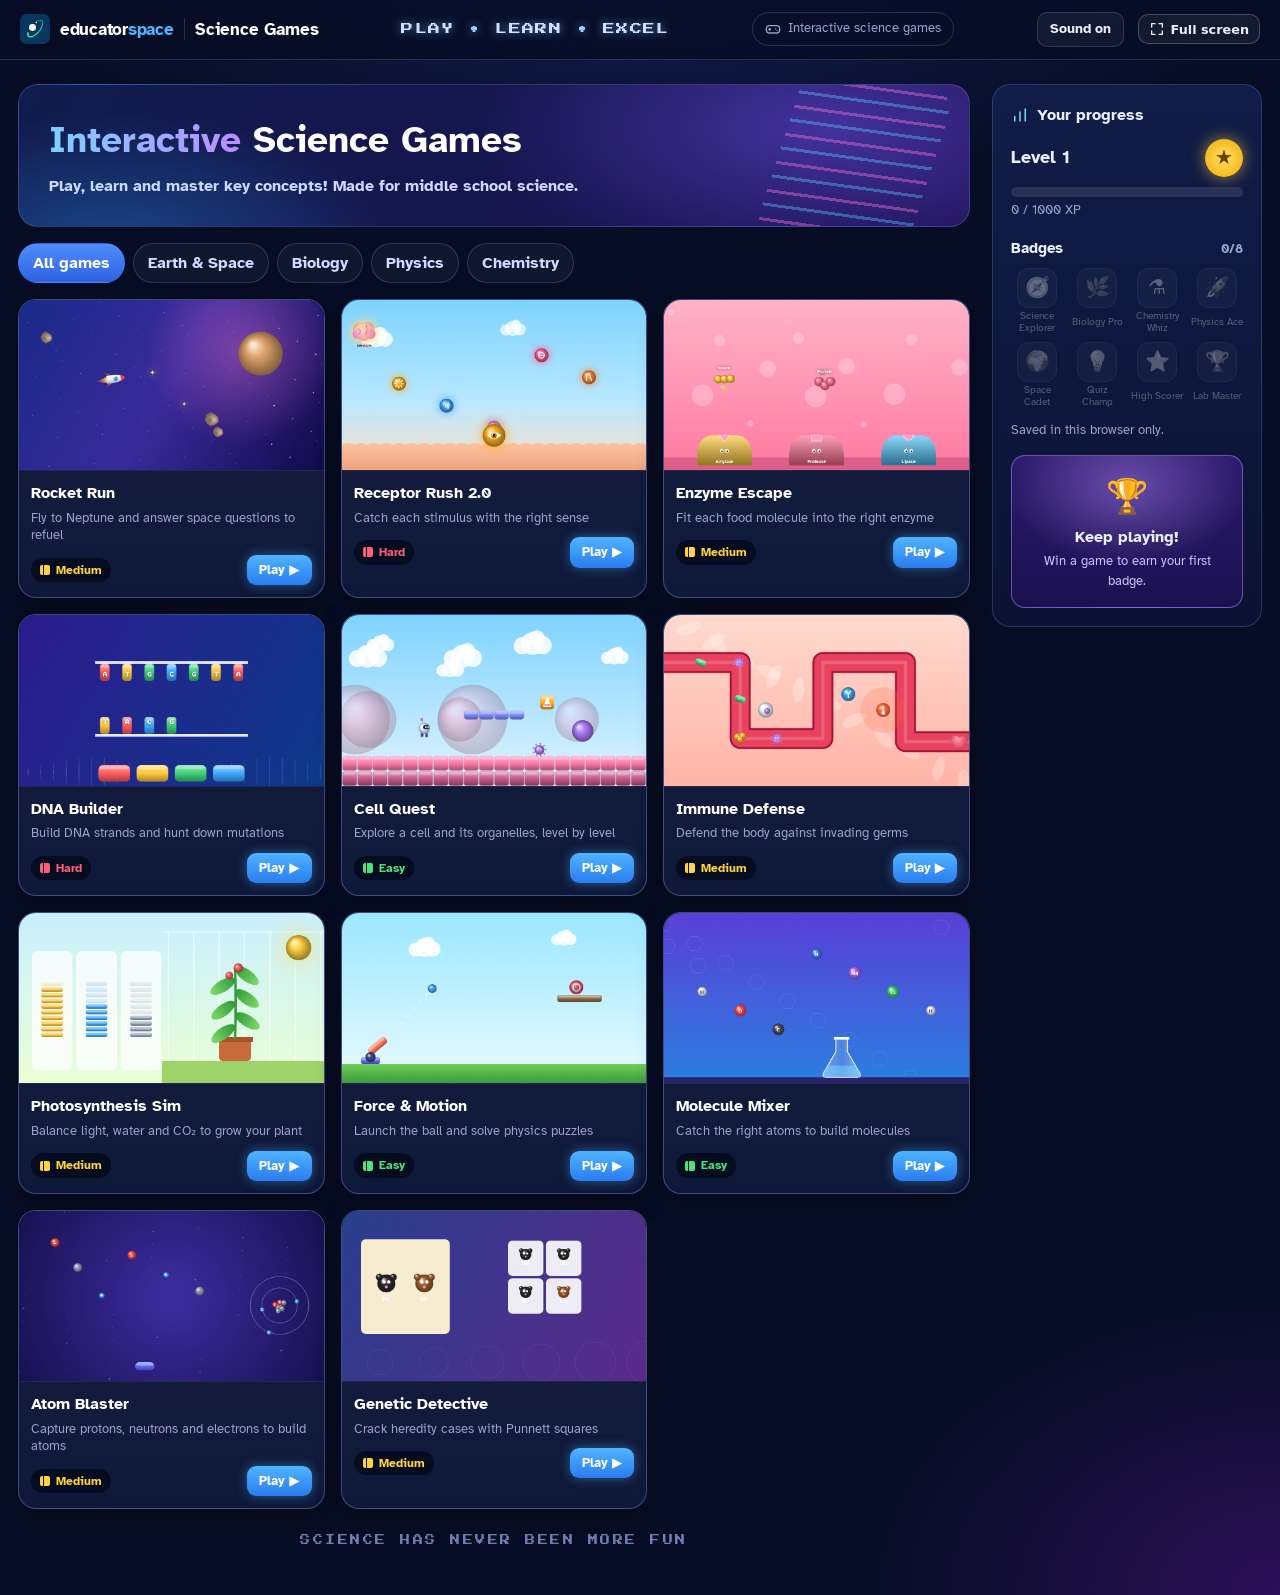
<file: games/arcade-ms/index.html>
<!DOCTYPE html>
<html lang="en">
<head>
<meta charset="UTF-8">
<meta name="viewport" content="width=device-width, initial-scale=1, viewport-fit=cover">
<title>Middle School Science Games</title>
<meta name="description" content="Eleven arcade-style science games for middle school: space, the senses, digestion, DNA, cells, immunity, photosynthesis, forces, molecules, atoms and heredity.">
<link rel="preconnect" href="https://fonts.googleapis.com">
<link href="https://fonts.googleapis.com/css2?family=Press+Start+2P&family=Atkinson+Hyperlegible:wght@400;700&display=swap" rel="stylesheet">
<link rel="stylesheet" href="../arcade/arcade.css">
</head>
<body>
<header class="top">
  <button class="logo" id="home" aria-label="Science games home"><svg viewBox="0 0 100 100" aria-hidden="true"><rect width="100" height="100" rx="22" fill="#0a355f"/><path d="M29.5,61.8 L29.1,64.0 L28.8,66.0 L28.8,67.8 L29.0,69.4 L29.3,70.7 L29.9,71.7 L30.5,72.6 L31.3,73.2 L32.3,73.7 L33.6,74.1 L35.1,74.2 L36.9,74.1 L38.8,73.7 L40.9,73.1 L43.2,72.2 L45.5,71.0 L48.0,69.6 L50.4,67.9 L52.9,66.0 L55.4,63.9 L57.8,61.7 L60.1,59.3 L62.3,56.7 L64.4,54.1 L66.4,51.4 L68.2,48.7 L69.8,45.9 L71.2,43.2 L72.4,40.5 L73.4,38.0 L74.1,35.5 L74.6,33.1 L74.8,31.0 L74.8,29.0 L74.6,27.2 L74.1,25.7 L73.4,24.3 L72.5,23.3 L71.4,22.4 L70.1,21.8 L68.5,21.4 L66.8,21.3 L64.8,21.4 L62.7,21.9 L60.5,22.6 L58.1,23.6 L55.7,24.9 L53.2,26.4 L52.7,25.5 L55.2,24.0 L57.7,22.6 L60.1,21.5 L62.4,20.7 L64.6,20.2 L66.8,20.0 L68.7,20.0 L70.6,20.4 L72.2,21.0 L73.6,22.0 L74.8,23.4 L75.8,24.9 L76.4,26.8 L76.8,28.8 L76.9,31.0 L76.7,33.4 L76.3,36.0 L75.6,38.7 L74.7,41.4 L73.5,44.3 L72.1,47.2 L70.6,50.1 L68.8,53.0 L66.8,55.9 L64.7,58.7 L62.4,61.4 L60.1,63.9 L57.6,66.4 L55.1,68.7 L52.6,70.8 L50.0,72.6 L47.4,74.3 L44.9,75.7 L42.4,76.8 L39.9,77.7 L37.5,78.3 L35.2,78.5 L33.0,78.5 L30.9,78.1 L29.0,77.3 L27.3,76.1 L25.8,74.5 L24.7,72.6 L24.0,70.5 L23.6,68.3 L23.5,65.8 L23.6,63.3 L24.1,60.6Z" fill="#1effb0"/><circle cx="41.7" cy="45" r="11.6" fill="#fff"/><circle cx="54.3" cy="28.3" r="2.5" fill="#fff"/></svg><span class="bw">educator<span>space</span></span><span class="sep"></span><span>Science Games</span></button>
  <button class="btn sm back" id="backBtn"><svg viewBox="0 0 24 24" fill="none" stroke="currentColor" stroke-width="2" stroke-linecap="round" aria-hidden="true"><path d="M15 6l-6 6 6 6"/></svg>All games</button>
  <p class="tagline">PLAY <i>•</i> LEARN <i>•</i> EXCEL</p>
  <span class="chipx"><svg viewBox="0 0 24 24" fill="none" stroke="currentColor" stroke-width="2" stroke-linecap="round" aria-hidden="true"><rect x="2" y="7" width="20" height="11" rx="5"/><path d="M7 11v3M5.5 12.5h3M16 12h.01M18 14h.01"/></svg>Interactive science games</span>
  <button class="btn sm" id="muteBtn" aria-pressed="false" title="Sound on/off">Sound on</button>
</header>
<main id="app"></main>
<script src="../arcade/engine.js"></script>
<script src="rocket.js"></script>
<script src="senses.js"></script>
<script src="enzesc.js"></script>
<script src="dna.js"></script>
<script src="plat.js"></script>
<script src="immune.js"></script>
<script src="photo.js"></script>
<script src="force.js"></script>
<script src="mixer.js"></script>
<script src="atom.js"></script>
<script src="genetic.js"></script>
<script>AR.config({ title: 'Interactive Science Games', lead: 'Play, learn and master key concepts! Made for middle school science.', cards: true }); AR.boot();</script>
<script src="../shared/fullscreen.js"></script>
</body>
</html>
</file>
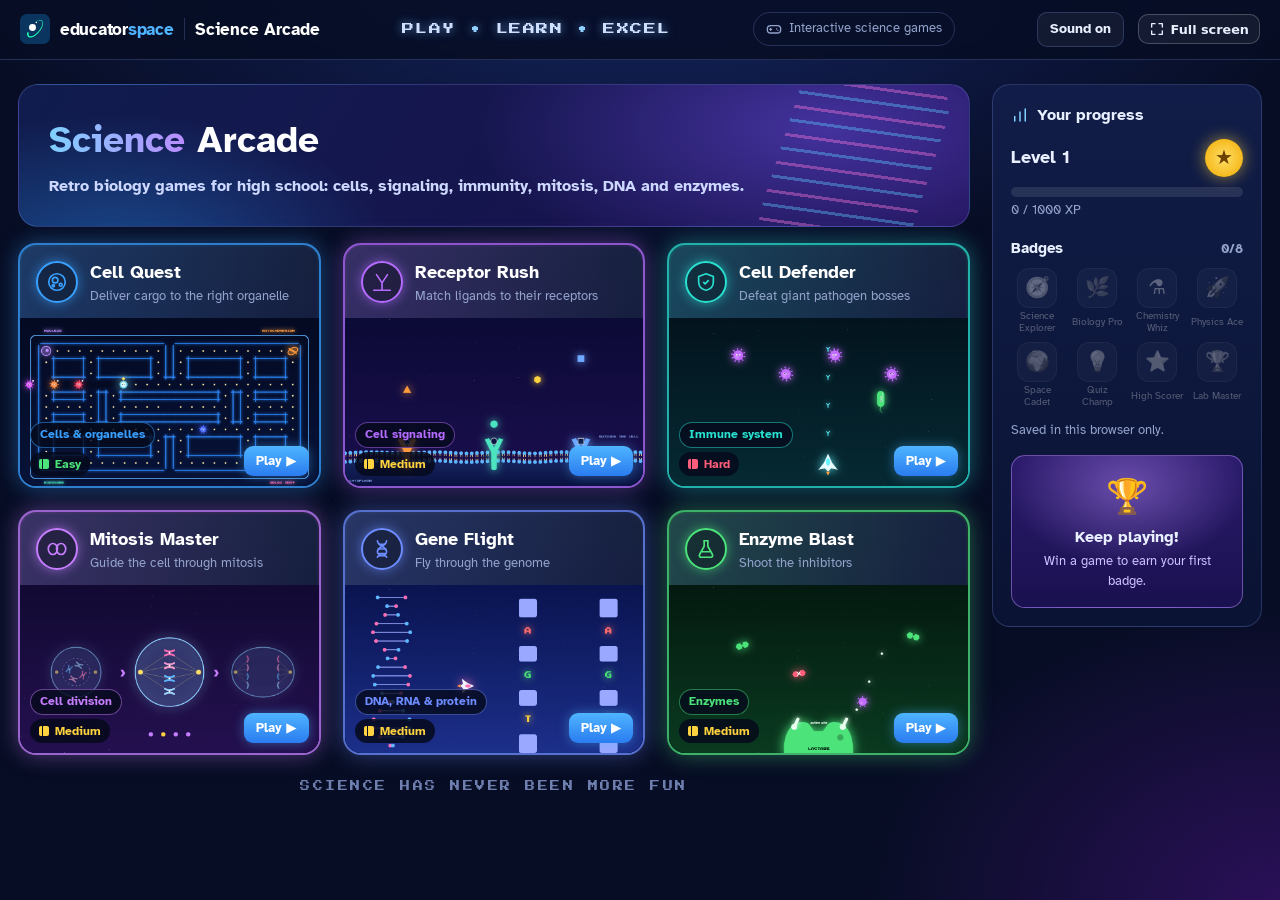
<file: games/arcade/index.html>
<!DOCTYPE html>
<html lang="en">
<head>
<meta charset="UTF-8">
<meta name="viewport" content="width=device-width, initial-scale=1, viewport-fit=cover">
<title>Science Arcade</title>
<meta name="description" content="Six retro arcade games for high school biology: cells, receptors, the immune system, mitosis, DNA and enzymes.">
<link rel="preconnect" href="https://fonts.googleapis.com">
<link href="https://fonts.googleapis.com/css2?family=Press+Start+2P&family=Atkinson+Hyperlegible:wght@400;700&display=swap" rel="stylesheet">
<link rel="stylesheet" href="arcade.css">
</head>
<body>
<header class="top">
  <button class="logo" id="home" aria-label="Science Arcade home"><svg viewBox="0 0 100 100" aria-hidden="true"><rect width="100" height="100" rx="22" fill="#0a355f"/><path d="M29.5,61.8 L29.1,64.0 L28.8,66.0 L28.8,67.8 L29.0,69.4 L29.3,70.7 L29.9,71.7 L30.5,72.6 L31.3,73.2 L32.3,73.7 L33.6,74.1 L35.1,74.2 L36.9,74.1 L38.8,73.7 L40.9,73.1 L43.2,72.2 L45.5,71.0 L48.0,69.6 L50.4,67.9 L52.9,66.0 L55.4,63.9 L57.8,61.7 L60.1,59.3 L62.3,56.7 L64.4,54.1 L66.4,51.4 L68.2,48.7 L69.8,45.9 L71.2,43.2 L72.4,40.5 L73.4,38.0 L74.1,35.5 L74.6,33.1 L74.8,31.0 L74.8,29.0 L74.6,27.2 L74.1,25.7 L73.4,24.3 L72.5,23.3 L71.4,22.4 L70.1,21.8 L68.5,21.4 L66.8,21.3 L64.8,21.4 L62.7,21.9 L60.5,22.6 L58.1,23.6 L55.7,24.9 L53.2,26.4 L52.7,25.5 L55.2,24.0 L57.7,22.6 L60.1,21.5 L62.4,20.7 L64.6,20.2 L66.8,20.0 L68.7,20.0 L70.6,20.4 L72.2,21.0 L73.6,22.0 L74.8,23.4 L75.8,24.9 L76.4,26.8 L76.8,28.8 L76.9,31.0 L76.7,33.4 L76.3,36.0 L75.6,38.7 L74.7,41.4 L73.5,44.3 L72.1,47.2 L70.6,50.1 L68.8,53.0 L66.8,55.9 L64.7,58.7 L62.4,61.4 L60.1,63.9 L57.6,66.4 L55.1,68.7 L52.6,70.8 L50.0,72.6 L47.4,74.3 L44.9,75.7 L42.4,76.8 L39.9,77.7 L37.5,78.3 L35.2,78.5 L33.0,78.5 L30.9,78.1 L29.0,77.3 L27.3,76.1 L25.8,74.5 L24.7,72.6 L24.0,70.5 L23.6,68.3 L23.5,65.8 L23.6,63.3 L24.1,60.6Z" fill="#1effb0"/><circle cx="41.7" cy="45" r="11.6" fill="#fff"/><circle cx="54.3" cy="28.3" r="2.5" fill="#fff"/></svg><span class="bw">educator<span>space</span></span><span class="sep"></span><span>Science Arcade</span></button>
  <button class="btn sm back" id="backBtn"><svg viewBox="0 0 24 24" fill="none" stroke="currentColor" stroke-width="2" stroke-linecap="round" aria-hidden="true"><path d="M15 6l-6 6 6 6"/></svg>All games</button>
  <p class="tagline">PLAY <i>•</i> LEARN <i>•</i> EXCEL</p>
  <span class="chipx"><svg viewBox="0 0 24 24" fill="none" stroke="currentColor" stroke-width="2" stroke-linecap="round" aria-hidden="true"><rect x="2" y="7" width="20" height="11" rx="5"/><path d="M7 11v3M5.5 12.5h3M16 12h.01M18 14h.01"/></svg>Interactive science games</span>
  <button class="btn sm" id="muteBtn" aria-pressed="false" title="Sound on/off">Sound on</button>
</header>
<main id="app"></main>
<script src="engine.js"></script>
<script src="quest.js"></script>
<script src="rush.js"></script>
<script src="defender.js"></script>
<script src="mitosis.js"></script>
<script src="gene.js"></script>
<script src="enzyme.js"></script>
<script>AR.config({ title: 'Science Arcade', lead: 'Retro biology games for high school: cells, signaling, immunity, mitosis, DNA and enzymes.' }); AR.boot();</script>
<script src="../shared/fullscreen.js"></script>
</body>
</html>
</file>
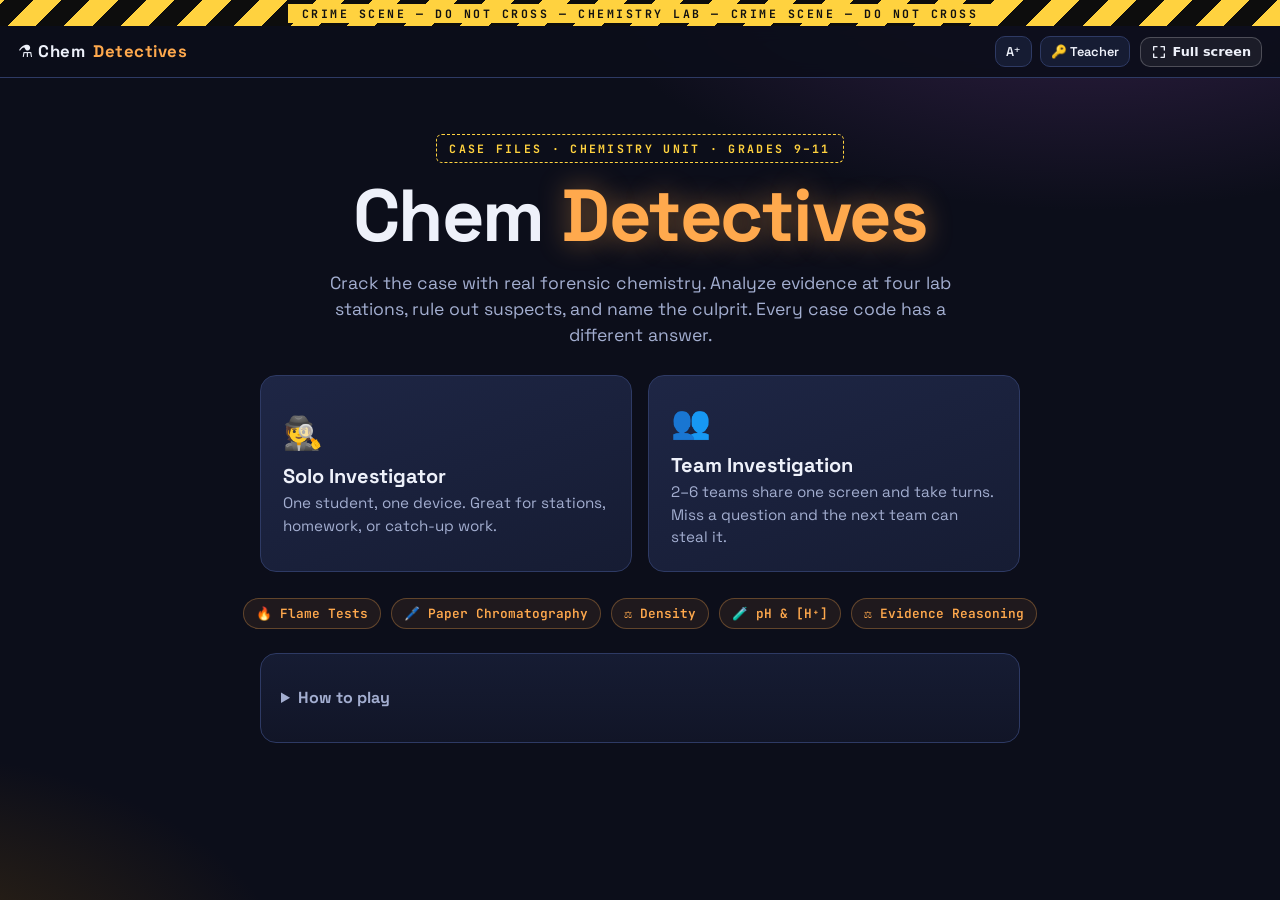
<file: games/chem-detectives/index.html>
<!DOCTYPE html>
<html lang="en">
<head>
<meta charset="UTF-8">
<meta name="viewport" content="width=device-width, initial-scale=1">
<title>Chem Detectives</title>
<meta name="description" content="CSI-style chemistry formative assessment game for high school: flame tests, paper chromatography, density by water displacement, and pH.">
<link rel="preconnect" href="https://fonts.googleapis.com">
<link href="https://fonts.googleapis.com/css2?family=Space+Grotesk:wght@400;500;600;700&family=JetBrains+Mono:wght@400;600;700&display=swap" rel="stylesheet">
<style>
:root{
  --bg:#0c0e1a;--bg2:#111527;--panel:#161c33;--panel2:#1e2645;--line:#2e3a64;
  --text:#eef1fa;--muted:#a3aed0;--accent:#ffa94d;--accent-ink:#2a1400;--accent2:#5ac8fa;
  --tape:#ffd23f;--bad:#ff6b81;--good:#4ade80;--warn:#fbbf24;
  --radius:16px;
  --mono:'JetBrains Mono',ui-monospace,Menlo,Consolas,monospace;
  --sans:'Space Grotesk',system-ui,-apple-system,'Segoe UI',Roboto,sans-serif;
}
*{box-sizing:border-box}
html{font-size:16px}
body{margin:0;min-height:100vh;color:var(--text);font-family:var(--sans);line-height:1.5;
  background:radial-gradient(900px 500px at 85% -10%,#3a2450 0%,transparent 60%),radial-gradient(700px 400px at -10% 110%,#3a2a12 0%,transparent 60%),var(--bg);}
a{color:var(--accent)}
sup{font-size:.7em}
.tape{height:26px;background:repeating-linear-gradient(-45deg,var(--tape) 0 20px,#0d0d0d 20px 40px);display:flex;align-items:center;justify-content:center;overflow:hidden}
.tape span{background:var(--tape);color:#111;font:700 .72rem var(--mono);letter-spacing:.22em;padding:2px 14px;white-space:nowrap}
#turnbar:empty{display:none}
header.top{position:sticky;top:0;z-index:30;display:flex;align-items:center;justify-content:space-between;gap:10px;flex-wrap:wrap;
  padding:10px 18px;background:rgba(12,14,26,.9);backdrop-filter:blur(8px);border-bottom:1px solid var(--line)}
.logo{display:flex;align-items:center;gap:8px;font-weight:700;letter-spacing:.03em;cursor:pointer;background:none;border:0;color:var(--text);font-size:1.05rem;padding:0}
.logo b{color:var(--accent)}
.hud{display:flex;gap:8px;align-items:center;flex-wrap:wrap}
.pill{font:600 .78rem var(--mono);padding:5px 10px;border-radius:999px;background:var(--panel);border:1px solid var(--line);color:var(--muted);white-space:nowrap}
.pill strong{color:var(--text)}
.iconbtn{background:var(--panel);border:1px solid var(--line);color:var(--text);border-radius:10px;padding:6px 10px;font:600 .8rem var(--sans);cursor:pointer}
.iconbtn:hover{border-color:var(--accent)}
.turnbar{margin:8px -18px -10px;display:flex;gap:8px;align-items:center;justify-content:center;flex-wrap:wrap;padding:8px 12px;background:rgba(17,21,39,.95);border-bottom:1px solid var(--line)}
.tchip{display:flex;align-items:center;gap:8px;padding:6px 12px;border-radius:999px;border:2px solid transparent;background:var(--panel);font-weight:600;font-size:.9rem;transition:all .2s}
.tchip .dot{width:10px;height:10px;border-radius:50%}
.tchip .sc{font-family:var(--mono);color:var(--muted)}
.tchip.active{transform:scale(1.06);box-shadow:0 0 0 3px rgba(255,169,77,.15)}
.tchip.active::before{content:'▶';font-size:.7rem}
main{max-width:1180px;margin:0 auto;padding:26px 16px 90px}
button{font:inherit}
.btn{background:var(--accent);color:var(--accent-ink);border:0;padding:12px 20px;border-radius:12px;font-weight:700;cursor:pointer;transition:transform .08s,filter .15s,opacity .15s}
.btn:hover{filter:brightness(1.08)}
.btn:active{transform:translateY(1px)}
.btn.ghost{background:transparent;color:var(--text);border:1px solid var(--line)}
.btn.ghost:hover{border-color:var(--accent)}
.btn.warn{background:var(--tape);color:#1a1300}
.btn.small{padding:7px 12px;font-size:.88rem;border-radius:9px}
.btn:disabled{opacity:.35;cursor:not-allowed;filter:none}
.row{display:flex;align-items:center;flex-wrap:wrap}
.gap{gap:10px}
.muted{color:var(--muted)}
.small{font-size:.88rem}
.eyebrow{font:600 .75rem var(--mono);letter-spacing:.16em;text-transform:uppercase;color:var(--accent)}
h1,h2,h3{line-height:1.15;margin:.2em 0 .4em}
h2{font-size:1.7rem}
.sec{margin-top:28px;font-size:1.05rem;letter-spacing:.06em;text-transform:uppercase;color:var(--muted)}
.card{background:linear-gradient(180deg,var(--panel),var(--bg2));border:1px solid var(--line);border-radius:var(--radius);padding:20px}

/* HOME */
.hero{text-align:center;padding:30px 0 10px}
.hero h1{font-size:clamp(2.6rem,7vw,4.6rem);letter-spacing:-.02em;margin:.15em 0}
.hero h1 span{color:var(--accent);text-shadow:0 0 28px rgba(255,169,77,.45)}
.lead{max-width:640px;margin:0 auto 26px;color:var(--muted);font-size:1.1rem}
.badge{display:inline-block;font:700 .72rem var(--mono);letter-spacing:.2em;padding:6px 12px;border:1px dashed var(--tape);color:var(--tape);border-radius:6px}
.mode-grid{display:grid;grid-template-columns:repeat(auto-fit,minmax(260px,1fr));gap:16px;max-width:760px;margin:0 auto}
.mode{text-align:left;cursor:pointer;color:var(--text);background:linear-gradient(160deg,var(--panel2),var(--panel));border:1px solid var(--line);border-radius:var(--radius);padding:22px;transition:transform .15s,border-color .15s}
.mode:hover{transform:translateY(-3px);border-color:var(--accent)}
.mode .big{font-size:2rem}
.mode h3{margin:8px 0 4px;font-size:1.25rem}
.mode p{margin:0;color:var(--muted);font-size:.95rem}
.skills-strip{display:flex;gap:10px;justify-content:center;flex-wrap:wrap;margin:26px 0 8px}
.skills-strip span{font:600 .8rem var(--mono);padding:6px 12px;border-radius:999px;background:rgba(255,169,77,.08);border:1px solid rgba(255,169,77,.3);color:var(--accent)}
details.how{max-width:760px;margin:24px auto 0;text-align:left}
details.how summary{cursor:pointer;font-weight:700;padding:12px 0;color:var(--muted)}
details.how ol{margin:0;padding-left:22px;color:var(--muted)}
details.how li{margin:6px 0}

/* SETUP */
.setup{max-width:620px;margin:0 auto}
label.f{display:block;font-weight:600;margin:14px 0 6px}
input.tx,select.tx{width:100%;padding:12px 14px;border-radius:10px;border:1px solid var(--line);background:var(--bg);color:var(--text);font:inherit}
input.tx:focus,select.tx:focus{outline:2px solid var(--accent);outline-offset:1px}
.team-row{display:flex;gap:10px;align-items:center;margin:8px 0}
.team-row .dot{width:16px;height:16px;border-radius:50%;flex:none}
.countbtns{display:flex;gap:8px;flex-wrap:wrap}
.countbtns button{width:46px;height:42px;border-radius:10px;border:1px solid var(--line);background:var(--panel);color:var(--text);font-weight:700;cursor:pointer}
.countbtns button.sel{background:var(--accent);color:var(--accent-ink);border-color:var(--accent)}

/* CASES */
.case-grid{display:grid;grid-template-columns:repeat(auto-fill,minmax(280px,1fr));gap:16px}
.case-card{cursor:pointer;text-align:left;color:var(--text);border:1px solid var(--line);border-radius:var(--radius);padding:0;overflow:hidden;background:var(--panel);transition:transform .15s,border-color .15s;display:flex;flex-direction:column}
.case-card:hover{transform:translateY(-3px);border-color:var(--accent)}
.case-card .top{padding:18px 18px 12px;background:linear-gradient(135deg,rgba(90,200,250,.14),rgba(255,169,77,.1));border-bottom:1px dashed var(--line);position:relative}
.case-card .top .ico{font-size:2.2rem}
.case-card .stamp{position:absolute;right:14px;top:14px;font:700 .68rem var(--mono);letter-spacing:.14em;color:var(--bad);border:2px solid var(--bad);padding:2px 8px;border-radius:4px;transform:rotate(6deg);opacity:.8}
.case-card h3{margin:6px 0 2px}
.case-card .body{padding:14px 18px 18px;color:var(--muted);font-size:.93rem;flex:1}
.codebox{display:flex;gap:10px;flex-wrap:wrap;align-items:center;margin-top:22px}
.codebox input{max-width:200px;font-family:var(--mono);text-transform:uppercase;letter-spacing:.1em}

/* BRIEF */
.dossier{display:grid;grid-template-columns:1.2fr 1fr;gap:18px}
@media (max-width:820px){.dossier{grid-template-columns:1fr}}
.meta-row{display:flex;gap:18px;flex-wrap:wrap;font:600 .82rem var(--mono);color:var(--muted);margin:6px 0 12px}
.story{font-size:1.08rem}
.mission li{margin:6px 0}

/* SUSPECTS */
.suspects{display:grid;grid-template-columns:repeat(auto-fill,minmax(200px,1fr));gap:12px}
.sus{position:relative;border:1px solid var(--line);border-radius:14px;padding:14px;background:var(--panel);transition:opacity .3s,filter .3s}
.sus .av{width:46px;height:46px;border-radius:50%;display:grid;place-items:center;font:700 1rem var(--mono);color:#0c0e1a}
.sus .nm{font-weight:700;margin-top:8px}
.sus .rl{color:var(--muted);font-size:.85rem}
.sus .al{color:var(--muted);font-size:.82rem;margin-top:6px;font-style:italic}
.sus .tags{display:flex;gap:4px;flex-wrap:wrap;margin-top:8px}
.sus .tag{font:600 .7rem var(--mono);padding:2px 7px;border-radius:999px;background:rgba(255,107,129,.12);color:var(--bad);border:1px solid rgba(255,107,129,.35)}
.sus .tag.ok{background:rgba(255,169,77,.1);color:var(--accent);border-color:rgba(255,169,77,.35)}
.sus.out{opacity:.5;filter:grayscale(.8)}
.sus.out::after{content:'EXCLUDED';position:absolute;right:10px;top:12px;font:700 .68rem var(--mono);letter-spacing:.12em;color:var(--bad);border:2px solid var(--bad);padding:1px 6px;border-radius:4px;transform:rotate(8deg)}
.sus.guilty{border-color:var(--bad);box-shadow:0 0 0 3px rgba(255,107,129,.25)}
.sus.guilty::after{content:'GUILTY';position:absolute;right:10px;top:12px;font:700 .8rem var(--mono);letter-spacing:.12em;color:#fff;background:var(--bad);padding:2px 8px;border-radius:4px;transform:rotate(8deg)}
.sus.pickable{cursor:pointer}
.sus.pickable:hover{border-color:var(--accent)}
.sus.picked{border-color:var(--accent);box-shadow:0 0 0 3px rgba(255,169,77,.3)}

/* BOARD */
.board-head{display:flex;justify-content:space-between;align-items:flex-end;flex-wrap:wrap;gap:12px}
.progress{height:10px;border-radius:999px;background:var(--panel);border:1px solid var(--line);overflow:hidden;margin:16px 0 6px}
.progress div{height:100%;background:linear-gradient(90deg,var(--accent),var(--accent2));transition:width .5s}
.stations{display:grid;grid-template-columns:repeat(auto-fill,minmax(250px,1fr));gap:14px}
.stn{cursor:pointer;text-align:left;color:var(--text);border:1px solid var(--line);border-radius:var(--radius);padding:18px;background:linear-gradient(160deg,var(--panel2),var(--panel));transition:transform .15s,border-color .15s}
.stn:hover{transform:translateY(-3px);border-color:var(--accent)}
.stn .ico{font-size:2rem}
.stn h3{margin:8px 0 2px}
.stn .st{font:600 .75rem var(--mono);margin-top:10px;display:flex;gap:6px;align-items:center}
.stn .dots{display:flex;gap:4px;margin-top:8px}
.stn .dots i{width:26px;height:6px;border-radius:3px;background:var(--line)}
.stn .dots i.g{background:var(--good)}.stn .dots i.r{background:var(--warn)}
.stn.done{border-color:rgba(74,222,128,.5)}

/* STATION */
.station-head{display:flex;gap:16px;align-items:flex-start;flex-wrap:wrap}
.station-head h2{margin:.1em 0}
.intro{background:rgba(90,200,250,.08);border-left:3px solid var(--accent2);padding:12px 16px;border-radius:0 10px 10px 0;margin:16px 0}
.step{border:1px solid var(--line);border-radius:var(--radius);background:var(--panel);margin:16px 0;overflow:hidden}
.step-h{display:flex;align-items:center;justify-content:space-between;gap:10px;padding:12px 16px;background:var(--panel2);border-bottom:1px solid var(--line);flex-wrap:wrap}
.step-h .t{display:flex;align-items:center;gap:10px;font-weight:700}
.step-h .n{width:28px;height:28px;border-radius:50%;display:grid;place-items:center;background:var(--bg);border:1px solid var(--line);font:700 .85rem var(--mono)}
.step.ok .step-h .n{background:var(--good);color:#032;border-color:var(--good)}
.step.rev .step-h .n{background:var(--warn);color:#2a1a00;border-color:var(--warn)}
.step-b{padding:18px 16px}
.step.locked .step-b{color:var(--muted);font-style:italic}
.ptchip{font:600 .75rem var(--mono);color:var(--muted)}
.q{font-size:1.12rem;font-weight:600;margin:0 0 14px}
.opts{display:grid;grid-template-columns:repeat(auto-fit,minmax(260px,1fr));gap:10px}
.opt{display:flex;gap:10px;align-items:flex-start;text-align:left;padding:12px 14px;border-radius:12px;border:1px solid var(--line);background:var(--bg2);color:var(--text);cursor:pointer;transition:border-color .15s}
.opt:hover:not(:disabled){border-color:var(--accent)}
.opt .key{font:700 .8rem var(--mono);width:24px;height:24px;flex:none;border-radius:6px;display:grid;place-items:center;background:var(--panel2)}
.opt.wrong{border-color:var(--bad);opacity:.55;text-decoration:line-through}
.opt.right{border-color:var(--good);background:rgba(74,222,128,.1)}
.opt:disabled{cursor:default}
.why{margin:14px 0 0;color:var(--muted)}
.msg{margin-top:14px;padding:10px 14px;border-radius:10px;font-weight:600}
.msg.good{background:rgba(74,222,128,.12);color:var(--good);border:1px solid rgba(74,222,128,.35)}
.msg.bad{background:rgba(255,107,129,.1);color:var(--bad);border:1px solid rgba(255,107,129,.35)}
.hintbox{margin-top:12px;padding:10px 14px;border-radius:10px;background:rgba(251,191,36,.1);border:1px dashed var(--warn);color:#fde68a}
.reveal{margin-top:12px;padding:10px 14px;border-radius:10px;background:rgba(251,191,36,.08);border:1px solid rgba(251,191,36,.35);color:var(--warn);font-weight:600}
.submit-row{display:flex;gap:10px;align-items:center;flex-wrap:wrap;margin-top:16px}
.tbtn{padding:12px 14px;border-radius:10px;border:1px solid var(--line);background:var(--bg2);color:var(--text);font:700 1rem var(--mono);cursor:pointer}
.tbtn.sel{border-color:var(--accent);background:rgba(255,169,77,.14)}
.tbtn.right{border-color:var(--good);background:rgba(74,222,128,.16)}
.tbtn:disabled{cursor:default}
.bgrid{display:flex;gap:8px;flex-wrap:wrap}
.labwrap{display:flex;gap:22px;flex-wrap:wrap;align-items:flex-start}
.labwrap svg{max-width:100%;height:auto}
.labwrap .side{flex:1;min-width:250px}
.bench{background:#0a0d1a;border:1px solid var(--line);border-radius:14px;padding:12px;display:flex;gap:14px;flex-wrap:wrap;justify-content:center;align-items:flex-end}
.dbtable{width:100%;border-collapse:collapse;margin-bottom:14px}
.dbtable td,.dbtable th{padding:8px 10px;border-bottom:1px solid var(--line);text-align:left}
.dbtable th{font:600 .72rem var(--mono);letter-spacing:.12em;text-transform:uppercase;color:var(--muted)}
.dbtable .mono{font:600 1rem var(--mono);letter-spacing:.03em;white-space:nowrap}
.readout{font:700 1.15rem var(--mono);background:#050812;border:1px solid var(--line);color:#7fffd4;padding:10px 14px;border-radius:10px;display:inline-block;margin:4px 0 10px}
.legend{font-size:.9rem;color:var(--muted)}
.legend b{font-family:var(--mono);color:var(--text)}
.reftab{border-collapse:collapse;font-size:.86rem;margin-top:10px}
.reftab td{padding:3px 10px;border-bottom:1px solid var(--line)}
.reftab td:last-child{font-family:var(--mono);text-align:right}
@keyframes flick{0%,100%{transform:scaleY(1) scaleX(1)}50%{transform:scaleY(1.05) scaleX(.97)}}
.flame{transform-origin:100px 200px;animation:flick .9s ease-in-out infinite}

/* EXCLUSION */
.chips{display:flex;gap:10px;flex-wrap:wrap}
.chip{display:flex;align-items:center;gap:8px;padding:8px 14px 8px 8px;border-radius:999px;border:1px solid var(--line);background:var(--bg2);color:var(--text);cursor:pointer;font-weight:600}
.chip .av{width:28px;height:28px;border-radius:50%;display:grid;place-items:center;font:700 .72rem var(--mono);color:#0c0e1a}
.chip.sel{border-color:var(--bad);background:rgba(255,107,129,.12)}
.chip.sel::after{content:'✕';color:var(--bad);font-weight:800}
.chip:disabled{cursor:default}
.done-row{display:flex;justify-content:center;margin-top:24px}

/* ACCUSE + RESULTS */
.handoff{max-width:560px;margin:40px auto;text-align:center}
.handoff .lock{font-size:3.5rem}
.scoreboard{display:grid;gap:10px;margin:16px 0}
.sb-row{display:grid;grid-template-columns:44px 1fr auto auto;gap:12px;align-items:center;padding:12px 16px;border-radius:12px;background:var(--panel);border:1px solid var(--line)}
.sb-row .rk{font:700 1.2rem var(--mono);color:var(--muted)}
.sb-row.first{border-color:var(--tape);box-shadow:0 0 0 2px rgba(255,210,63,.2)}
.sb-row .pts{font:700 1.2rem var(--mono)}
.mastery{width:100%;border-collapse:collapse;font-size:.92rem}
.mastery th,.mastery td{padding:10px;border-bottom:1px solid var(--line);text-align:left;vertical-align:middle}
.mastery th{font:600 .72rem var(--mono);letter-spacing:.1em;text-transform:uppercase;color:var(--muted)}
.bar{height:8px;border-radius:4px;background:var(--line);overflow:hidden;margin-top:4px;min-width:80px}
.bar i{display:block;height:100%}
.tablewrap{overflow-x:auto}

/* MODAL / TOAST */
.modal{position:fixed;inset:0;background:rgba(3,4,12,.75);display:flex;align-items:flex-start;justify-content:center;z-index:60;padding:40px 14px;overflow-y:auto}
.modal.hidden{display:none}
.modal-card{width:min(760px,100%);background:var(--panel);border:1px solid var(--line);border-radius:var(--radius);padding:22px;position:relative}
.modal-card .x{position:absolute;right:14px;top:12px}
.keyt{width:100%;border-collapse:collapse;font-size:.92rem}
.keyt td,.keyt th{padding:7px 8px;border-bottom:1px solid var(--line);text-align:left;vertical-align:top}
.keyt th{color:var(--muted);font:600 .72rem var(--mono);letter-spacing:.1em;text-transform:uppercase}
.toast{position:fixed;left:50%;bottom:24px;transform:translateX(-50%) translateY(30px);opacity:0;z-index:70;padding:12px 20px;border-radius:12px;font-weight:700;background:var(--panel2);border:1px solid var(--line);transition:all .25s;pointer-events:none;max-width:90vw;text-align:center}
.toast.show{opacity:1;transform:translateX(-50%) translateY(0)}
.toast.good{border-color:var(--good);color:var(--good)}
.toast.bad{border-color:var(--bad);color:var(--bad)}
.codes{font:600 1rem var(--mono);display:flex;flex-wrap:wrap;gap:8px;margin-top:10px}
.codes span{padding:6px 10px;border-radius:8px;background:var(--bg);border:1px solid var(--line)}
@keyframes pop{0%{transform:scale(.9);opacity:0}100%{transform:scale(1);opacity:1}}
.pop{animation:pop .25s ease-out}
@media print{.tape,header.top,.turnbar,.noprint{display:none!important}body{background:#fff;color:#000}.card,.sb-row{background:#fff;border-color:#bbb}}
@media (max-width:560px){h2{font-size:1.35rem}}
@media (prefers-reduced-motion:reduce){.flame{animation:none}.pop{animation:none}}
</style>
</head>
<body>
<div class="tape" aria-hidden="true"><span>CRIME SCENE — DO NOT CROSS — CHEMISTRY LAB — CRIME SCENE — DO NOT CROSS</span></div>
<header class="top">
  <button class="logo" onclick="act.home()" title="Home">⚗️ Chem <b>Detectives</b></button>
  <div class="hud" id="hud"></div>
  <div id="turnbar" style="width:100%"></div>
</header>
<main id="app"></main>
<div id="modal" class="modal hidden" onclick="if(event.target===this)act.closeModal()"><div class="modal-card" id="modalCard"></div></div>
<div id="toast" class="toast"></div>

<script>
'use strict';
/* =====================================================================
   CHEM DETECTIVES — CSI Chemistry Formative Assessment
   Sister game to Gene Detectives (same engine, same case-code system).
   Single-file app. No build step. Edit the data blocks below to customize.
   NOTE: case codes are generated from this file's data. Editing NAMES, CASES,
   BANK or the generators changes what an existing code produces.
   ===================================================================== */

// Teacher answer-key PIN (not secure—just keeps students from peeking casually).
const TEACHER_PIN = '1234';

const NAMES = ['Avery Chen','Jordan Okafor','Mia Rodriguez','Ethan Park','Priya Nair','Lucas Bennett','Zoe Kim',
  'Marcus Hill','Sofia Rossi','Daniel Kowalski','Hana Sato','Omar Haddad','Grace Liu','Theo Martin','Leila Ahmadi',
  'Noah Williams','Isabel Cruz','Ryan Choi','Amara Diallo','Felix Wagner','Jiwoo Lee','Minseo Kang','Caleb Brooks','Nadia Petrova'];
const SUS_COLORS = ['#f472b6','#60a5fa','#fbbf24','#34d399','#a78bfa'];
const TEAM_COLORS = ['#ffa94d','#f472b6','#5ac8fa','#4ade80','#a78bfa','#fb7185'];
const TEAM_NAMES = ['Mole Patrol','Bunsen Burners','Ion Investigators','Covalent Crew','Proton Posse','Catalyst Squad'];

// ---- CASE SCENARIOS (add your own by copying one block; the 2-letter id starts each case code) ----
const CASES = [
  { id:'FW', icon:'🎆', title:'The Fireworks Fiasco', location:'Lakeview High Football Stadium', time:'Friday, 9:10 PM',
    story:'The homecoming fireworks show was supposed to light the sky in school colors. Instead, half the shells fizzled and the rest burned the wrong color. Someone broke into the storage crate an hour before the show and swapped the colorant packets.',
    roles:[
      {role:'Stadium Groundskeeper', alibi:'Says they were painting the end-zone lines.'},
      {role:'Pyrotechnics Assistant', alibi:'Says they were checking the launch tubes.'},
      {role:'Rival School’s Student Council VP', alibi:'Says they were “just here for the game.”'},
      {role:'Chemistry Club Treasurer', alibi:'Says they were selling glow sticks at the gate.'},
      {role:'Band Equipment Manager', alibi:'Says they were tuning drums in the band room.'}],
    evidence:{ flame:'Colored powder spilled on the lid of the storage crate.', ink:'A handwritten note left inside the crate: “Swap done. Meet at gate 3.”', density:'A snapped metal tip from the tool used to pry the crate open.', ph:'A puddle of liquid from a dropped bottle next to the crate.' } },
  { id:'PP', icon:'🥤', title:'The Pink Punch Prank', teaser:'At the winter formal, the punch bowl suddenly turned bright pink. Nobody drank it, but somebody planned it.', location:'Central High Cafeteria, Winter Formal', time:'Saturday, 8:30 PM',
    story:'Halfway through the winter formal, the clear punch bowl turned shocking pink in front of everyone (an acid–base indicator, anyone?). The punch was thrown out and nobody drank it, but the dance was stopped for an hour. Five people were near the drinks table.',
    roles:[
      {role:'Dance Committee Chair', alibi:'Says they were running the photo booth.'},
      {role:'Cafeteria Manager', alibi:'Says they were washing trays in the kitchen.'},
      {role:'DJ', alibi:'Says they never left the DJ booth.'},
      {role:'Chemistry Lab Aide', alibi:'Says they were outside getting fresh air.'},
      {role:'Senior Class Prankster', alibi:'Says, “It wasn’t me. This time.”'}],
    evidence:{ flame:'White crystals left on a napkin beside the punch bowl.', ink:'A torn sign-up sheet with a scribbled message: “7:55 — the bowl.”', density:'A small metal stirring rod hidden under the table.', ph:'A few drops of liquid in an unlabeled dropper bottle.' } },
  { id:'AF', icon:'🖼️', title:'The Art Forgery', teaser:'A gallery’s star painting was swapped for a forgery during a busy opening night.', location:'Harbor City Art Gallery', time:'Thursday, 10:45 PM',
    story:'At closing time, a conservator noticed the gallery’s most valuable painting looked “too fresh.” It was a forgery. The real one is gone. Only five people were allowed in the back room during the opening-night party.',
    roles:[
      {role:'Art Conservator', alibi:'Says they were cleaning frames in the workshop.'},
      {role:'Caterer', alibi:'Says they were plating desserts all night.'},
      {role:'Gallery Security Guard', alibi:'Says they were watching the front door.'},
      {role:'Visiting Art Dealer', alibi:'Says they were talking with buyers.'},
      {role:'Art Student Intern', alibi:'Says they were sketching in the lobby.'}],
    evidence:{ flame:'Pigment dust on the back of the forged canvas.', ink:'A fake certificate of authenticity signed in pen.', density:'A broken piece of a metal frame clip.', ph:'Liquid spilled from a jar of cleaning solution in the back room.' } },
  { id:'OL', icon:'🏅', title:'The Olympiad Leak', location:'Westfield High Science Wing', time:'Wednesday, 6:20 AM',
    story:'The answer key for Saturday’s regional Chemistry Olympiad vanished from a locked cabinet. The cabinet hinge was forced, and a few drops of something were spilled on the floor. Five people had access to the science wing that morning.',
    roles:[
      {role:'Chemistry Teacher', alibi:'Says they were setting up a titration lab.'},
      {role:'Olympiad Team Captain', alibi:'Says they were studying in the library.'},
      {role:'Early-Morning Custodian', alibi:'Says they were mopping the gym.'},
      {role:'Rival Team Coach', alibi:'Says they only came to drop off paperwork.'},
      {role:'Student Teacher', alibi:'Says they were making photocopies.'}],
    evidence:{ flame:'Powder smudged on the cabinet handle.', ink:'A sticky note on the cabinet: “Key copied — 2nd drawer.”', density:'A small metal shard broken off the tool that forced the hinge.', ph:'Drops of liquid on the floor in front of the cabinet.' } },
  { id:'MT', icon:'☄️', title:'The Meteorite Mix-Up', teaser:'A museum’s iron meteorite was swapped for a painted fake—and the fake is lighter than it should be.', location:'Summit Science Museum', time:'Sunday, 3:40 PM',
    story:'A visiting geologist picked up the museum’s “iron meteorite” during a hands-on demo and frowned: it was far too light. It was a painted fake. The real meteorite was swapped sometime that afternoon, while five people had access to the exhibit.',
    roles:[
      {role:'Exhibit Designer', alibi:'Says they were fixing a light in the planetarium.'},
      {role:'Museum Educator', alibi:'Says they were running the slime demo.'},
      {role:'Volunteer Docent', alibi:'Says they were giving a tour upstairs.'},
      {role:'Gem & Mineral Collector', alibi:'Says they were only “taking photos.”'},
      {role:'Maintenance Technician', alibi:'Says they were in the boiler room.'}],
    evidence:{ flame:'Powder left on the display stand where the fake was placed.', ink:'A delivery label written on the fake’s box.', density:'A metal chip from the tool used to open the display case.', ph:'Liquid that leaked from a bottle in the exhibit trash can.' } }
];

const ORDER = ['flame','ink','density','ph'];
const META = {
  flame:  {icon:'🔥', title:'Spectroscopy Bench',     sub:'Flame tests & electron energy'},
  ink:    {icon:'🖊️', title:'Chromatography Station', sub:'Separating mixtures · R<sub>f</sub> values'},
  density:{icon:'⚖️', title:'Density Lab',            sub:'Mass, volume & density'},
  ph:     {icon:'🧪', title:'Acid–Base Bench',        sub:'pH, [H⁺] and [OH⁻]'}
};
const INTRO = {
  flame:'The crime lab dipped a clean wire loop in the powder and held it in a Bunsen burner flame. Heat <b>excites the metal ion’s electrons</b> to higher energy levels. When they fall back down, they give off light of specific colors, so each metal gives its own flame color, like a fingerprint.',
  ink:'A dot of ink from the note was placed on a <b>pencil start line</b>, and the paper was stood in solvent. Each dye in the ink is carried a different distance. Dyes are compared using their <b>R<sub>f</sub> value</b> = distance the spot traveled ÷ distance the solvent front traveled.',
  density:'Density is a <b>characteristic property</b>: every piece of the same metal has the same density, whatever its size. The lab weighed the fragment on a balance and found its volume by <b>water displacement</b>.',
  ph:'The lab measured the hydrogen-ion or hydroxide-ion concentration of the liquid. Remember: <b>pH = −log[H⁺]</b>, <b>pOH = −log[OH⁻]</b>, and at 25 °C, <b>pH + pOH = 14</b>.'
};
const HINTS = {
  flame:{lab:'Flame color reference: lithium = crimson red · sodium = bright yellow-orange · potassium = lilac (pale violet) · calcium = orange-red · copper(II) = blue-green · barium = pale apple green.',
         ex:'Find the metal at the start of each formula (for example, Cu in CuSO₄). The flame color comes from the metal ion, not from the other ions in the compound.'},
  ink:{lab:'R<sub>f</sub> = (distance the spot traveled) ÷ (distance the solvent front traveled). Both are measured from the pencil start line, so R<sub>f</sub> is always between 0 and 1.',
       ex:'A pen matches only if its ink makes the SAME spots at the SAME heights as the scene ink. One extra spot, one missing spot, or one spot at a different height rules it out.'},
  density:{lab:'Volume of the fragment = final water level − starting water level. Then density = mass ÷ volume.',
           ex:'Calculate mass ÷ volume for each item, then compare to the fragment. Size doesn’t matter: a big and a small piece of the same metal have the same density.'},
  ph:{lab:'If [H⁺] = 1.0 × 10<sup>−n</sup> M, then pH = n. If you’re given [OH⁻] = 1.0 × 10<sup>−n</sup> M, then pOH = n and pH = 14 − pOH.',
      ex:'Convert every reading to pH first. An [H⁺] gives pH directly. An [OH⁻] gives pOH, so subtract it from 14.'}
};

// ---- CONCEPT-CHECK QUESTION BANK (first answer listed is correct; options are shuffled) ----
const BANK = {
  flame:[
    {q:'Why does a metal compound give off colored light in a flame?', a:['Heated electrons jump to higher energy levels, then release light as they fall back','The metal atoms burn like wood','Heat changes the number of protons in the nucleus','The flame’s gas reacts to make a colored dye'], hint:'Think about electrons and energy levels.', why:'Electrons absorb energy and move to higher levels. When they drop back, they emit photons with specific energies, which we see as specific colors.'},
    {q:'Why does each element produce its own unique flame color (emission spectrum)?', a:['Each element has its own set of electron energy levels','Each element has a different melting point','Heavier elements always glow red','Each element has a different number of neutrons'], hint:'The color depends on the energy gap an electron falls across.', why:'The energy gaps between levels are different for every element, so the emitted light has different wavelengths.'},
    {q:'When an electron falls from a higher energy level to a lower one, the atom…', a:['Emits a photon of light','Absorbs a photon of light','Loses a proton','Becomes a different element'], hint:'Energy has to go somewhere when the electron drops.', why:'The energy lost by the electron leaves the atom as a photon.'},
    {q:'Red light has a longer wavelength than violet light. Compared with violet light, red light has…', a:['Lower frequency and lower energy','Higher frequency and higher energy','Lower frequency and higher energy','The same energy'], hint:'Wavelength and frequency are inversely related, and E = hf.', why:'Longer wavelength means lower frequency, and since E = hf, lower energy.'},
    {q:'CuCl₂ gives a blue-green flame, but NaCl gives a yellow flame. What causes the different colors?', a:['The metal ion (Cu²⁺ vs. Na⁺)','The chloride ion','The oxygen in the air','The wire loop'], hint:'Both compounds contain chloride.', why:'Both contain chloride ions, so the different colors must come from the different metal ions.'}
  ],
  ink:[
    {q:'Paper chromatography separates the dyes in an ink because…', a:['Each dye is attracted differently to the paper and the solvent','Heavier dyes are pushed up faster by gravity','The paper chemically reacts with each dye','The solvent changes the color of each dye'], hint:'It’s a tug-of-war between the paper and the moving solvent.', why:'Dyes that dissolve well in the solvent and stick weakly to the paper travel farther.'},
    {q:'How is an R<sub>f</sub> value calculated?', a:['Distance traveled by the spot ÷ distance traveled by the solvent front','Distance traveled by the solvent front ÷ distance traveled by the spot','Distance traveled by the spot × time','Distance traveled by the spot − distance traveled by the solvent'], hint:'R<sub>f</sub> is always between 0 and 1.', why:'R<sub>f</sub> = spot distance ÷ solvent-front distance. The spot can’t travel farther than the solvent, so R<sub>f</sub> ≤ 1.'},
    {q:'Why is the start line drawn in pencil instead of pen?', a:['Pencil graphite won’t dissolve and move with the solvent','Pencil is easier to see','Pen ink makes the solvent evaporate','Pencil makes the dyes move faster'], hint:'What would happen to pen ink on the start line?', why:'Pen ink would separate along with the sample and confuse the results. Graphite is insoluble and stays put.'},
    {q:'An ink separates into three spots on a chromatogram. This shows the ink is…', a:['A mixture of at least three substances','A pure substance','A compound of three elements','An element'], hint:'A pure substance makes one spot.', why:'Each spot is a different substance, so the ink is a mixture of at least three dyes.'},
    {q:'Why must the solvent level start BELOW the pencil start line?', a:['Otherwise the ink would dissolve into the solvent pool instead of moving up the paper','So the solvent moves faster','So the R<sub>f</sub> values come out bigger','It doesn’t matter where the solvent starts'], hint:'Imagine the ink dot sitting under the liquid.', why:'If the dot is submerged, the dyes wash out into the solvent and never climb the paper.'}
  ],
  density:[
    {q:'Which formula gives density?', a:['Density = mass ÷ volume','Density = volume ÷ mass','Density = mass × volume','Density = mass − volume'], hint:'Units are g/mL or g/cm³.', why:'Density is mass per unit volume: D = m ÷ V.'},
    {q:'Why do scientists use water displacement to find the volume of an irregular object?', a:['The rise in water level equals the object’s volume','Water makes the object lighter so it’s easier to weigh','Water removes air from the object','Water dissolves part of the object'], hint:'The object pushes water out of its way.', why:'A submerged object pushes aside a volume of water equal to its own volume.'},
    {q:'A steel key is cut in half. What happens to the density of each half?', a:['It stays the same as the whole key','It becomes half as much','It doubles','It depends on which half'], hint:'Mass AND volume are both cut in half.', why:'Density is an intensive property: halving both mass and volume leaves the ratio unchanged.'},
    {q:'An object with a density of 2.7 g/cm³ is placed in water (1.0 g/mL). It will…', a:['Sink','Float','Hover halfway','Dissolve'], hint:'Compare it to water’s density.', why:'Objects denser than water sink.'},
    {q:'A block has a mass of 54 g and a volume of 20 cm³. What is its density?', a:['2.7 g/cm³','0.37 g/cm³','1,080 g/cm³','74 g/cm³'], hint:'Divide mass by volume.', why:'54 g ÷ 20 cm³ = 2.7 g/cm³ (aluminum!).'}
  ],
  ph:[
    {q:'A solution with pH 3 has how much more H⁺ than a solution with pH 5?', a:['100 times more','2 times more','20 times more','It has less H⁺'], hint:'The pH scale is logarithmic (powers of 10).', why:'Each pH unit is a factor of 10. Two units = 10 × 10 = 100 times more H⁺.'},
    {q:'At 25 °C, pH + pOH equals…', a:['14','7','10','1'], hint:'Water’s ion product is 1.0 × 10⁻¹⁴.', why:'[H⁺][OH⁻] = 1.0 × 10⁻¹⁴, so pH + pOH = 14.'},
    {q:'According to the Arrhenius definition, an acid is a substance that…', a:['Produces H⁺ (H₃O⁺) ions in water','Produces OH⁻ ions in water','Always contains oxygen','Turns phenolphthalein pink'], hint:'“H” for acid.', why:'Arrhenius acids increase [H⁺] in water; Arrhenius bases increase [OH⁻].'},
    {q:'When an acid and a base neutralize each other, the products are…', a:['A salt and water','Hydrogen gas and oxygen gas','Two new acids','Carbon dioxide only'], hint:'HCl + NaOH → ?', why:'For example, HCl + NaOH → NaCl + H₂O: a salt and water.'},
    {q:'Which pH describes the most strongly basic solution?', a:['pH 13','pH 7','pH 1','pH 9'], hint:'Basic solutions have pH above 7.', why:'The higher the pH above 7, the more basic the solution.'}
  ]
};

const SKILLS = [['flame','Flame Tests'],['ink','Chromatography'],['density','Density'],['ph','pH & Acids/Bases'],['reason','Evidence Reasoning']];
const BASE = {mcq:100, lab:200, ex:150};
const DECAY = [1, 0.5, 0.25];
const MAX_TRIES = 3;
const HINT_COST = 25;
const ACCUSE_RIGHT = 500, ACCUSE_WRONG = -200;

// ---- CHEMISTRY DATA ----
const METALS = [
  {sym:'Li', name:'Lithium',    ion:'Li⁺',  color:'crimson red',        hex:'#ff1e4e', cmp:['LiCl','Li₂CO₃','LiNO₃']},
  {sym:'Na', name:'Sodium',     ion:'Na⁺',  color:'bright yellow-orange',hex:'#ffb300', cmp:['NaCl','Na₂CO₃','NaHCO₃']},
  {sym:'K',  name:'Potassium',  ion:'K⁺',   color:'lilac (pale violet)', hex:'#c9a2ff', cmp:['KCl','KNO₃','K₂SO₄']},
  {sym:'Ca', name:'Calcium',    ion:'Ca²⁺', color:'orange-red',          hex:'#ff6a1f', cmp:['CaCl₂','CaCO₃','Ca(NO₃)₂']},
  {sym:'Cu', name:'Copper(II)', ion:'Cu²⁺', color:'blue-green',          hex:'#1fd6b0', cmp:['CuSO₄','CuCl₂','Cu(NO₃)₂']},
  {sym:'Ba', name:'Barium',     ion:'Ba²⁺', color:'pale apple green',    hex:'#b6ec4a', cmp:['BaCl₂','Ba(NO₃)₂','BaCO₃']}
];
const RFS = [0.15,0.25,0.35,0.45,0.55,0.65,0.75,0.85];
const DYE = {0.15:'#1d4ed8',0.25:'#7c3aed',0.35:'#db2777',0.45:'#dc2626',0.55:'#ea580c',0.65:'#ca8a04',0.75:'#16a34a',0.85:'#0891b2'};
const DMETALS = [
  {name:'Aluminum',d:2.70},{name:'Titanium',d:4.51},{name:'Zinc',d:7.14},{name:'Iron (steel)',d:7.87},
  {name:'Brass',d:8.47},{name:'Copper',d:8.96},{name:'Silver',d:10.49},{name:'Lead',d:11.34}];
const ITEMS = ['House key','Wrench','Bike-lock shackle','Belt buckle','Screwdriver tip','Keychain charm','Pocketknife handle','Hex bolt'];
const SAMPLES = ['Water bottle','Thermos','Spray bottle','Travel mug','Squeeze bottle','Locker beaker'];
const UI_COLORS = ['#d7191c','#e8412c','#f46d43','#fb8d3c','#fdae61','#fee08b','#e6f598','#a6d96a','#66bd63','#3cb0a8','#3288bd','#4a64b0','#5e4fa2','#6a3d9a','#54278f'];

/* ---------------- Seeded randomness (same code = same case for everyone) ---------------- */
function hashStr(s){let h=1779033703^s.length;for(let i=0;i<s.length;i++){h=Math.imul(h^s.charCodeAt(i),3432918353);h=h<<13|h>>>19;}h=Math.imul(h^(h>>>16),2246822507);h=Math.imul(h^(h>>>13),3266489909);return (h^(h>>>16))>>>0;}
function mulberry32(a){return function(){a|=0;a=a+0x6D2B79F5|0;let t=Math.imul(a^a>>>15,1|a);t=t+Math.imul(t^t>>>7,61|t)^t;return((t^t>>>14)>>>0)/4294967296;};}
const rngFor = code => mulberry32(hashStr(code.toUpperCase()));
const pick = (r,a) => a[Math.floor(r()*a.length)];
function shuffle(r,a){a=a.slice();for(let i=a.length-1;i>0;i--){const j=Math.floor(r()*(i+1));[a[i],a[j]]=[a[j],a[i]];}return a;}
const initials = n => n.split(' ').map(w=>w[0]).join('').slice(0,2).toUpperCase();
function h(s){return String(s).replace(/[&<>"']/g,c=>({'&':'&amp;','<':'&lt;','>':'&gt;','"':'&quot;',"'":'&#39;'}[c]));}
const r1 = x => Math.round(x*10)/10;
const r2 = x => Math.round(x*100)/100;
const f2 = x => x.toFixed(2);
const f1 = x => x.toFixed(1);
const sci = n => n===0 ? '1.0' : `1.0 × 10<sup>−${n}</sup>`;
function phText(p,f){ return f==='pH' ? `pH = ${p}` : f==='H' ? `[H⁺] = ${sci(p)} M` : `[OH⁻] = ${sci(14-p)} M`; }
const inkKey = a => a.map(x=>x.toFixed(2)).join(',');

/* ---------------- Case generation ---------------- */
function pickMCQ(r,topic){
  const e = pick(r,BANK[topic]);
  const opts = shuffle(r, e.a.map((t,i)=>({t, ok:i===0})));
  return {q:e.q, opts, ans:opts.findIndex(o=>o.ok), hint:e.hint, why:e.why};
}
function genFlame(r,S,c,ex){
  const scene = Math.floor(r()*METALS.length), others = METALS.map((_,i)=>i).filter(i=>i!==scene);
  S.forEach(s=>{ const m = s.id===ex ? pick(r,others) : s.id===c ? scene : (r()<0.6 ? scene : pick(r,others));
    s.metal = m; s.cmpd = pick(r,METALS[m].cmp); });
  return { scene, excluded:S.filter(s=>s.metal!==scene).map(s=>s.id), mcq:pickMCQ(r,'flame') };
}
function inkVariant(r,scene){
  const a = scene.slice(), free = RFS.filter(x=>!a.includes(x)), k = Math.floor(r()*3);
  if(k===0 && a.length>2) a.splice(Math.floor(r()*a.length),1);                 // a dye is missing
  else if(k===1) a.push(pick(r,free));                                           // an extra dye
  else a[Math.floor(r()*a.length)] = pick(r,free);                               // a dye at a different height
  return [...new Set(a)].sort((x,y)=>x-y);
}
function genInk(r,S,c,ex){
  const scene = shuffle(r,RFS).slice(0,3).sort((x,y)=>x-y), F = pick(r,[8,10,12]), target = pick(r,scene), d = r1(target*F);
  const ans = target.toFixed(2), cand = [ans, (F/d).toFixed(2), Math.min(.95,target+.1).toFixed(2), Math.max(.05,target-.1).toFixed(2), Math.min(.95,target+.2).toFixed(2)];
  const options = shuffle(r,[...new Set(cand)].slice(0,4));
  S.forEach(s=>{ s.ink = s.id===ex ? inkVariant(r,scene) : s.id===c ? scene.slice() : (r()<0.55 ? scene.slice() : inkVariant(r,scene)); });
  return { scene, F, target, d, ans, options, excluded:S.filter(s=>inkKey(s.ink)!==inkKey(scene)).map(s=>s.id), mcq:pickMCQ(r,'ink') };
}
function genDensity(r,S,c,ex){
  const scene = Math.floor(r()*DMETALS.length), others = DMETALS.map((_,i)=>i).filter(i=>i!==scene);
  const V1 = pick(r,[20,25,30,40,50]), dV = 2+Math.floor(r()*7), V2 = V1+dV, m = r2(DMETALS[scene].d*dV);
  const ans = (m/dV).toFixed(2);
  const cand = [ans, (dV/m).toFixed(2), (m/V2).toFixed(2), (m/V1).toFixed(2), (m/dV+1.5).toFixed(2)];
  const options = shuffle(r,[...new Set(cand)].slice(0,4));
  const items = shuffle(r,ITEMS);
  S.forEach((s,i)=>{ const mt = s.id===ex ? pick(r,others) : s.id===c ? scene : (r()<0.55 ? scene : pick(r,others));
    const v = 2+Math.floor(r()*9); s.dmetal = mt; s.item = items[i]; s.vol = v; s.mass = r2(DMETALS[mt].d*v); });
  return { scene, V1, V2, dV, m, ans, options, excluded:S.filter(s=>s.dmetal!==scene).map(s=>s.id), mcq:pickMCQ(r,'density') };
}
function genPH(r,S,c,ex){
  const p = 1+Math.floor(r()*13), fmt = r()<0.5 ? 'H' : 'OH';
  const other = () => { let q; do { q = 1+Math.floor(r()*13); } while(q===p); return q; };
  const samples = shuffle(r,SAMPLES);
  S.forEach((s,i)=>{ s.ph = s.id===ex ? other() : s.id===c ? p : (r()<0.55 ? p : other());
    s.phFmt = pick(r,['pH','H','OH','H','OH']); s.sample = samples[i]; });
  return { p, fmt, excluded:S.filter(s=>s.ph!==p).map(s=>s.id), mcq:pickMCQ(r,'ph') };
}
function buildCase(code){
  code = String(code||'').trim().toUpperCase();
  const m = code.match(/^([A-Z]{2})-(\d{4})$/); if(!m) return null;
  const tpl = CASES.find(c=>c.id===m[1]); if(!tpl) return null;
  const r = rngFor('chem|'+code);
  const names = shuffle(r,NAMES).slice(0,5), roles = shuffle(r,tpl.roles);
  const suspects = names.map((n,i)=>({id:i, name:n, role:roles[i].role, alibi:roles[i].alibi, color:SUS_COLORS[i]}));
  const culprit = Math.floor(r()*5);
  const decoys = shuffle(r,[0,1,2,3,4].filter(i=>i!==culprit));
  // each station is guaranteed to rule out one specific decoy → all 4 stations are needed
  const st = { flame:genFlame(r,suspects,culprit,decoys[0]), ink:genInk(r,suspects,culprit,decoys[1]),
               density:genDensity(r,suspects,culprit,decoys[2]), ph:genPH(r,suspects,culprit,decoys[3]) };
  return {code, tpl, suspects, culprit, st};
}
const newCode = id => `${id}-${1000+Math.floor(Math.random()*9000)}`;

/* ---------------- State ---------------- */
const S = { screen:'home', mode:'solo', setup:{solo:'', count:3, names:TEAM_NAMES.slice()},
  players:[], turn:0, game:null, items:{}, ui:{}, station:null, start:0, end:0, acc:null,
  scale:0, teacherOK:false, scrollTo:null, keyCode:'' };

function startGame(code){
  const g = buildCase(code); if(!g) return false;
  S.game=g; S.items={};
  ORDER.forEach(st=>['mcq','lab','ex'].forEach(sp=>{
    S.items[st+'.'+sp]={attempts:0,resolved:false,correct:false,revealed:false,hint:false,wrong:[],msg:null,points:0,by:null};
  }));
  S.ui={ flame:{sel:null}, ink:{sel:null}, density:{sel:null}, ph:{sel:null}, ex:{flame:[],ink:[],density:[],ph:[]} };
  const names = S.mode==='solo' ? [S.setup.solo.trim()||'Detective'] : S.setup.names.slice(0,S.setup.count).map((n,i)=>n.trim()||TEAM_NAMES[i]);
  S.players = names.map((n,i)=>({name:n, color:S.mode==='solo'?'#ffa94d':TEAM_COLORS[i], score:0, log:[], hints:0, vote:null}));
  S.turn=0; S.start=Date.now(); S.end=0; S.acc=null; S.station=null; S.screen='brief';
  return true;
}
const cur = () => S.players[S.turn];
const stationDone = st => S.items[st+'.ex'].resolved;
const isExcluded = sid => ORDER.some(st=>stationDone(st) && S.game.st[st].excluded.includes(sid));

/* ---------------- Grading ---------------- */
function attempt(id, ok, msg){
  const it=S.items[id]; if(it.resolved) return;
  const [st,step]=id.split('.');
  it.attempts++;
  const p=cur(), skill = step==='ex' ? 'reason' : st;
  let pts=0;
  if(ok){
    pts=Math.round(BASE[step]*DECAY[it.attempts-1]);
    Object.assign(it,{resolved:true,correct:true,by:p.name,points:pts});
    p.score+=pts;
    it.msg={type:'good', text:`✔ Correct! +${pts}${S.mode==='team'?' for '+h(p.name):''}`};
    toast(`+${pts} ${S.mode==='team'?p.name:''}`,'good');
  } else {
    let t = msg || 'Not quite.';
    if(it.attempts>=MAX_TRIES){ it.resolved=true; it.revealed=true; t+=' No tries left—the answer is revealed below.'; }
    else if(S.mode==='team'){ const nx=S.players[(S.turn+1)%S.players.length]; t+=` ⚡ Steal chance: ${h(nx.name)} for ${Math.round(BASE[step]*DECAY[it.attempts])} pts!`; }
    else t+=` Try again for ${Math.round(BASE[step]*DECAY[it.attempts])} pts.`;
    it.msg={type:'bad', text:t};
    toast('✕ Not quite','bad');
  }
  p.log.push({item:id, skill, ok, attempt:it.attempts, pts});
  if(S.mode==='team') S.turn=(S.turn+1)%S.players.length;
  if(it.resolved){ const nxt={mcq:'lab',lab:'ex'}[step]; S.scrollTo = nxt ? `step-${st}-${nxt}` : 'stationDone'; }
  render();
}
function checkLab(st){
  const d=S.game.st[st], sel=S.ui[st].sel;
  if(st==='flame'){
    if(sel===d.scene) return [true];
    return [false, `${METALS[sel].name} gives a ${METALS[sel].color} flame. Does that match what you see?`];
  }
  if(st==='ink'){
    if(sel===d.ans) return [true];
    if(+sel>1) return [false, `An R<sub>f</sub> of ${sel} is bigger than 1. A spot can’t travel farther than the solvent. Check which distance goes on top.`];
    return [false, `${sel} isn’t right. Divide the spot’s distance by the solvent front’s distance.`];
  }
  if(st==='density'){
    if(sel===d.ans) return [true];
    if(sel===(d.dV/d.m).toFixed(2)) return [false, 'That’s volume ÷ mass. Density is mass ÷ volume.'];
    if(sel===(d.m/d.V2).toFixed(2)||sel===(d.m/d.V1).toFixed(2)) return [false, 'You used a water level as the volume. The fragment’s volume is the CHANGE in water level.'];
    return [false, 'Not quite. Find the fragment’s volume first, then divide.'];
  }
  if(st==='ph'){
    if(sel===d.p) return [true];
    if(sel===14-d.p) return [false, d.fmt==='OH' ? `${sel} is the pOH. Use pH = 14 − pOH.` : `pH ${sel} would mean [H⁺] = ${sci(sel)} M. Read the exponent again.`];
    return [false, `pH ${sel} would mean [H⁺] = ${sci(sel)} M. Does that match the meter?`];
  }
}
function checkEx(st){
  const want=S.game.st[st].excluded, got=S.ui.ex[st];
  const extra=got.filter(i=>!want.includes(i)).length, miss=want.filter(i=>!got.includes(i)).length;
  if(!extra&&!miss) return [true];
  const parts=[]; if(extra) parts.push(`you excluded ${extra} suspect${extra>1?'s':''} the evidence does NOT rule out`); if(miss) parts.push(`you missed ${miss} suspect${miss>1?'s':''} who should be excluded`);
  return [false, parts.join(', and ').replace(/^./,c=>c.toUpperCase())+'.'];
}

/* ---------------- Actions ---------------- */
const act = {
  home(){ if(S.game && !S.end && S.screen!=='home' && !confirm('Leave this case? Progress will be lost.')) return; S.game=null; S.screen='home'; render(); },
  mode(m){ S.mode=m; S.screen='setup'; render(); },
  setSolo(v){ S.setup.solo=v; },
  setCount(n){ S.setup.count=n; render(); },
  setName(i,v){ S.setup.names[i]=v; },
  toCases(){ S.screen='cases'; render(); },
  pickCase(id){ startGame(newCode(id)); render(); window.scrollTo(0,0); },
  enterCode(){ const v=document.getElementById('codeIn').value; if(!startGame(v)){ toast('That case code isn’t valid (example: FW-4821)','bad'); return;} render(); window.scrollTo(0,0); },
  go(scr){ S.screen=scr; render(); window.scrollTo(0,0); },
  openStation(st){ S.station=st; S.screen='station'; render(); window.scrollTo(0,0); },
  mcq(st,i){ const id=st+'.mcq', q=S.game.st[st].mcq, it=S.items[id];
    if(it.resolved||it.wrong.includes(i)) return;
    if(i!==q.ans) it.wrong.push(i);
    attempt(id, i===q.ans, 'That’s not it.'); },
  sel(st,v){ if(S.items[st+'.lab'].resolved) return; S.ui[st].sel=v; render(); },
  labSubmit(st){ if(S.ui[st].sel===null) return; const [ok,msg]=checkLab(st); attempt(st+'.lab', ok, msg); },
  exToggle(st,id){ const a=S.ui.ex[st], k=a.indexOf(id); k>=0?a.splice(k,1):a.push(id); render(); },
  exSubmit(st){ const [ok,msg]=checkEx(st); attempt(st+'.ex', ok, msg); },
  hint(id){ const it=S.items[id]; if(it.hint||it.resolved) return; it.hint=true; const p=cur(); p.score-=HINT_COST; p.hints++; toast(`Hint used: −${HINT_COST} ${S.mode==='team'?p.name:''}`,'bad'); render(); },
  toAccuse(){ S.acc={i:0, sel:null, phase:'pick'}; S.screen='accuse'; render(); window.scrollTo(0,0); },
  accSel(id){ S.acc.sel=id; render(); },
  lockVote(){ const a=S.acc; if(a.sel===null) return; S.players[a.i].vote=a.sel; a.i++; a.sel=null;
    if(a.i<S.players.length){ a.phase='handoff'; render(); } else finish(); },
  ready(){ S.acc.phase='pick'; render(); window.scrollTo(0,0); },
  replay(){ startGame(newCode(S.game.tpl.id)); render(); window.scrollTo(0,0); },
  otherCase(){ S.game=null; S.screen='cases'; render(); },
  copyReport(){ copyText(fullReport()); },
  csv(){ downloadCSV(); },
  scale(){ S.scale=(S.scale+1)%3; document.documentElement.style.fontSize=[16,18,20][S.scale]+'px'; },
  teacher(){ openTeacher(); },
  closeModal(){ document.getElementById('modal').classList.add('hidden'); },
  pin(){ if(document.getElementById('pinIn').value===TEACHER_PIN){ S.teacherOK=true; openTeacher(); } else toast('Wrong PIN','bad'); },
  keyLoad(){ S.keyCode=document.getElementById('keyIn').value.trim().toUpperCase(); openTeacher(); },
  genCodes(){ const id=document.getElementById('genCase').value, n=+document.getElementById('genN').value||6;
    const set=new Set(); while(set.size<Math.min(n,40)) set.add(newCode(id));
    document.getElementById('codesOut').innerHTML=[...set].map(c=>`<span>${c}</span>`).join(''); }
};
function finish(){
  const g=S.game;
  S.players.forEach(p=>{ const ok=p.vote===g.culprit, pts=ok?ACCUSE_RIGHT:ACCUSE_WRONG; p.score+=pts; p.log.push({item:'accuse',skill:'reason',ok,attempt:1,pts}); });
  S.end=Date.now(); S.screen='result'; render(); window.scrollTo(0,0);
}

/* ---------------- Visual builders ---------------- */
function avatar(s,size){ return `<div class="av" style="background:${s.color};${size?`width:${size}px;height:${size}px`:''}">${initials(s.name)}</div>`; }
function suspectCard(s,opts={}){
  const g=S.game;
  const by = ORDER.filter(st=>stationDone(st) && g.st[st].excluded.includes(s.id));
  const cls = ['sus', opts.pick?'pickable':'', opts.picked?'picked':'', opts.guilty?'guilty':'', (!opts.noOut && by.length)?'out':''].join(' ');
  return `<div class="${cls}" ${opts.pick?`onclick="act.accSel(${s.id})" role="button" tabindex="0"`:''}>
    ${avatar(s)}<div class="nm">${h(s.name)}</div><div class="rl">${h(s.role)}</div>
    ${opts.alibi?`<div class="al">“${h(s.alibi)}”</div>`:''}
    ${opts.tags!==false?`<div class="tags">${by.map(st=>`<span class="tag">${META[st].icon} ruled out</span>`).join('') || (ORDER.some(stationDone)?'<span class="tag ok">still a suspect</span>':'')}</div>`:''}
  </div>`;
}
function flameSVG(hex){
  return `<svg viewBox="0 0 220 280" width="220" role="img" aria-label="Flame test">
    <defs><radialGradient id="flg" cx="50%" cy="72%" r="65%"><stop offset="0" stop-color="#fff" stop-opacity=".95"/><stop offset=".3" stop-color="${hex}"/><stop offset=".85" stop-color="${hex}" stop-opacity=".55"/><stop offset="1" stop-color="${hex}" stop-opacity="0"/></radialGradient>
      <filter id="flglow" x="-60%" y="-60%" width="220%" height="220%"><feGaussianBlur stdDeviation="9"/></filter></defs>
    <ellipse cx="100" cy="130" rx="60" ry="90" fill="${hex}" opacity=".35" filter="url(#flglow)"/>
    <g class="flame"><path d="M100,22 C132,74 154,118 144,160 C138,186 120,202 100,202 C80,202 62,186 56,160 C46,118 68,74 100,22Z" fill="url(#flg)"/>
    <path d="M100,128 C111,150 114,168 109,182 C105,193 95,193 91,182 C86,168 89,150 100,128Z" fill="#8fd3ff" opacity=".55"/></g>
    <rect x="88" y="200" width="24" height="52" rx="3" fill="#8c96b4"/><rect x="84" y="200" width="32" height="6" rx="2" fill="#aab3cc"/>
    <rect x="56" y="250" width="88" height="14" rx="4" fill="#5d6785"/><rect x="112" y="232" width="34" height="6" rx="3" fill="#5d6785"/>
    <line x1="208" y1="96" x2="128" y2="150" stroke="#c9cfdf" stroke-width="3"/><rect x="196" y="86" width="22" height="16" rx="3" transform="rotate(-34 207 94)" fill="#6b4f2a"/>
    <circle cx="124" cy="153" r="6" fill="none" stroke="#f1f3fa" stroke-width="2.5"/>
  </svg>`;
}
const CH_H = 260, CH_TOP = 34;
function chromaSVG(lanes, F, o={}){
  const laneW = 56, x0 = 64, W = x0 + lanes.length*laneW + 24 + (o.measure ? 150 : 0), base = CH_TOP + CH_H, H = base + 50, pxcm = CH_H / F;
  let s = `<svg viewBox="0 0 ${W} ${H}" width="${W}" role="img" aria-label="Paper chromatogram">
    <rect x="${x0-12}" y="14" width="${W-x0+4}" height="${H-26}" rx="6" fill="#f3ede0" stroke="#c8bfa8"/>
    <rect x="${x0-12}" y="${base+18}" width="${W-x0+4}" height="${H-base-30}" fill="#b6d7f0" opacity=".55"/>
    <line x1="${x0-12}" y1="${CH_TOP}" x2="${W-8}" y2="${CH_TOP}" stroke="#4b6fa8" stroke-width="2" stroke-dasharray="6 5"/>
    <text x="${W-10}" y="${CH_TOP-6}" font-family="JetBrains Mono,monospace" font-size="10" fill="#4b6fa8" text-anchor="end">solvent front</text>
    <line x1="${x0-12}" y1="${base}" x2="${W-8}" y2="${base}" stroke="#6b6b6b" stroke-width="1.5"/>
    <text x="${W-10}" y="${base+13}" font-family="JetBrains Mono,monospace" font-size="10" fill="#555" text-anchor="end">pencil start line</text>`;
  for(let cm=0; cm<=F; cm++){ const y = base - cm*pxcm; s += `<line x1="${x0-30}" y1="${y}" x2="${x0-(cm%2?36:40)}" y2="${y}" stroke="#a3aed0" stroke-width="1"/>`;
    if(cm%2===0) s += `<text x="${x0-44}" y="${y+4}" font-family="JetBrains Mono,monospace" font-size="10" fill="#a3aed0" text-anchor="end">${cm}</text>`; }
  s += `<line x1="${x0-30}" y1="${base}" x2="${x0-30}" y2="${CH_TOP}" stroke="#a3aed0"/><text x="${x0-44}" y="${CH_TOP-14}" font-family="JetBrains Mono,monospace" font-size="10" fill="#a3aed0" text-anchor="end">cm</text>`;
  lanes.forEach((ln,i)=>{
    const cx = x0 + 18 + i*laneW;
    s += `<circle cx="${cx}" cy="${base}" r="3" fill="#777" opacity=".5"/>`;
    ln.spots.forEach(rf=>{ const y = base - rf*CH_H;
      s += `<ellipse cx="${cx}" cy="${y}" rx="13" ry="8" fill="${DYE[rf]}" opacity=".85"/>`;
      if(ln.star===rf) s += `<text x="${cx+16}" y="${y+6}" fill="#b45309" font-size="17">★</text>`; });
    s += `<text x="${cx}" y="${H-16}" font-family="JetBrains Mono,monospace" font-size="12" font-weight="700" fill="${ln.color||'#333'}" text-anchor="middle">${h(ln.label)}</text>`;
  });
  if(o.measure){ const cx = x0 + 18 + (o.measure.lane||0)*laneW + 40, ys = base - o.measure.rf*CH_H, fx = cx + 74;
    s += `<line x1="${cx}" y1="${base}" x2="${cx}" y2="${ys}" stroke="#b45309" stroke-width="2"/><path d="M${cx-4},${ys+7} L${cx},${ys} L${cx+4},${ys+7}" fill="none" stroke="#b45309" stroke-width="2"/>
      <text x="${cx+6}" y="${Math.max(ys+24,(base+ys)/2)}" font-family="JetBrains Mono,monospace" font-size="12" font-weight="700" fill="#b45309">${f1(o.measure.d)} cm</text>
      <line x1="${fx}" y1="${base}" x2="${fx}" y2="${CH_TOP}" stroke="#4b6fa8" stroke-width="2"/><path d="M${fx-4},${CH_TOP+7} L${fx},${CH_TOP} L${fx+4},${CH_TOP+7}" fill="none" stroke="#4b6fa8" stroke-width="2"/>
      <text x="${fx+6}" y="${(base+CH_TOP)/2+30}" font-family="JetBrains Mono,monospace" font-size="12" font-weight="700" fill="#4b6fa8">${f1(F)} cm</text>`;
  }
  return s+'</svg>';
}
function cylinderSVG(level, label, rock){
  const top=20, bot=250, max=60, y = v => bot - (v/max)*(bot-top-20);
  let s = `<svg viewBox="0 0 120 290" width="110" role="img" aria-label="${label}: ${level} mL">
    <rect x="38" y="${top}" width="44" height="${bot-top}" rx="4" fill="rgba(255,255,255,.05)" stroke="#9fb0cf" stroke-width="2"/>
    <rect x="40" y="${y(level)}" width="40" height="${bot-y(level)-1}" fill="#3b82f6" opacity=".45"/>
    <path d="M40,${y(level)} Q60,${y(level)+5} 80,${y(level)}" fill="none" stroke="#93c5fd" stroke-width="2"/>`;
  for(let v=0; v<=max; v+=5){ const yy=y(v); s += `<line x1="38" y1="${yy}" x2="${v%10?46:50}" y2="${yy}" stroke="#9fb0cf"/>`; if(v%10===0) s += `<text x="32" y="${yy+4}" font-family="JetBrains Mono,monospace" font-size="10" fill="#a3aed0" text-anchor="end">${v}</text>`; }
  if(rock) s += `<path d="M50,${bot-4} l6,-14 l10,-2 l8,10 l-4,7 z" fill="#8a8f9c" stroke="#c0c6d4"/>`;
  s += `<rect x="30" y="${bot}" width="60" height="8" rx="3" fill="#5d6785"/>
    <text x="60" y="${bot+28}" font-family="JetBrains Mono,monospace" font-size="12" font-weight="700" fill="#eef1fa" text-anchor="middle">${label}</text></svg>`;
  return s;
}
function balanceSVG(m){
  return `<svg viewBox="0 0 170 130" width="170" role="img" aria-label="Balance reading ${f2(m)} grams">
    <rect x="10" y="70" width="150" height="46" rx="8" fill="#2b3352" stroke="#4a5682"/>
    <rect x="34" y="82" width="102" height="24" rx="4" fill="#06120c"/><text x="128" y="100" font-family="JetBrains Mono,monospace" font-size="17" font-weight="700" fill="#7fffd4" text-anchor="end">${f2(m)} g</text>
    <rect x="40" y="56" width="90" height="10" rx="3" fill="#aab3cc"/><rect x="80" y="62" width="10" height="10" fill="#6b7596"/>
    <path d="M66,56 l8,-18 l14,-3 l12,12 l-5,9 z" fill="#8a8f9c" stroke="#c0c6d4"/></svg>`;
}
function tubeSVG(p){
  const c = UI_COLORS[p];
  return `<svg viewBox="0 0 90 240" width="80" role="img" aria-label="Test tube with universal indicator">
    <path d="M28,18 v170 a17,17 0 0 0 34,0 v-170" fill="rgba(255,255,255,.06)" stroke="#c9cfdf" stroke-width="2.5"/>
    <path d="M30,92 v96 a15,15 0 0 0 30,0 v-96 z" fill="${c}" opacity=".9"/><ellipse cx="45" cy="92" rx="15" ry="3" fill="#fff" opacity=".25"/>
    <rect x="22" y="12" width="46" height="8" rx="3" fill="#8c96b4"/></svg>`;
}
function uiScale(){ return `<div style="display:flex;margin-top:8px;border-radius:6px;overflow:hidden;max-width:420px">${UI_COLORS.map((c,i)=>`<div style="flex:1;background:${c};color:${i>4&&i<9?'#111':'#fff'};font:700 .65rem var(--mono);text-align:center;padding:3px 0">${i}</div>`).join('')}</div><div class="muted small">Universal indicator color chart (pH 0–14)</div>`; }

/* ---------------- Views ---------------- */
function vHome(){
  return `<section class="hero pop">
    <div class="badge">CASE FILES · CHEMISTRY UNIT · GRADES 9–11</div>
    <h1>Chem <span>Detectives</span></h1>
    <p class="lead">Crack the case with real forensic chemistry. Analyze evidence at four lab stations, rule out suspects, and name the culprit. Every case code has a different answer.</p>
    <div class="mode-grid">
      <button class="mode" onclick="act.mode('solo')"><div class="big">🕵️</div><h3>Solo Investigator</h3><p>One student, one device. Great for stations, homework, or catch-up work.</p></button>
      <button class="mode" onclick="act.mode('team')"><div class="big">👥</div><h3>Team Investigation</h3><p>2–6 teams share one screen and take turns. Miss a question and the next team can steal it.</p></button>
    </div>
    <div class="skills-strip"><span>🔥 Flame Tests</span><span>🖊️ Paper Chromatography</span><span>⚖️ Density</span><span>🧪 pH &amp; [H⁺]</span><span>⚖️ Evidence Reasoning</span></div>
    <details class="how card"><summary>How to play</summary><ol>
      <li>Pick a case (or type in a case code from your teacher).</li>
      <li>Visit all four lab stations. Each one has a <b>Concept Check</b>, a <b>Lab Analysis</b>, and an <b>Evidence Exclusion</b> step.</li>
      <li>Each station rules out at least one suspect. Only one suspect survives all four.</li>
      <li>Points drop with each wrong try (3 tries max). Hints cost ${HINT_COST} points.</li>
      <li>Make your accusation: +${ACCUSE_RIGHT} if right, ${ACCUSE_WRONG} if wrong. Then review your skills report.</li>
    </ol></details>
  </section>`;
}
function vSetup(){
  if(S.mode==='solo') return `<section class="setup card pop">
    <div class="eyebrow">Solo Investigator</div><h2>Who’s on the case?</h2>
    <label class="f" for="soloName">Your name (appears on your report)</label>
    <input id="soloName" class="tx" value="${h(S.setup.solo)}" oninput="act.setSolo(this.value)" placeholder="e.g., Jordan P." onkeydown="if(event.key==='Enter')act.toCases()">
    <div class="submit-row"><button class="btn" onclick="act.toCases()">Choose a case →</button><button class="btn ghost" onclick="act.home()">Back</button></div>
  </section>`;
  const n=S.setup.count;
  return `<section class="setup card pop">
    <div class="eyebrow">Team Investigation · Pass &amp; Play</div><h2>Assemble your teams</h2>
    <label class="f">Number of teams</label>
    <div class="countbtns">${[2,3,4,5,6].map(k=>`<button class="${k===n?'sel':''}" onclick="act.setCount(${k})">${k}</button>`).join('')}</div>
    <label class="f">Team names</label>
    ${Array.from({length:n},(_,i)=>`<div class="team-row"><span class="dot" style="background:${TEAM_COLORS[i]}"></span><input class="tx" value="${h(S.setup.names[i])}" oninput="act.setName(${i},this.value)"></div>`).join('')}
    <p class="muted small">Teams rotate after every answer. If a team misses, the next team gets a chance to steal for reduced points. At the end, each team locks in a secret accusation.</p>
    <div class="submit-row"><button class="btn" onclick="act.toCases()">Choose a case →</button><button class="btn ghost" onclick="act.home()">Back</button></div>
  </section>`;
}
function vCases(){
  return `<section class="pop">
    <div class="eyebrow">Open Cases</div><h2>Choose your case file</h2>
    <p class="muted">Each case gets a random code with its own culprit and evidence. Want the whole class (or each team) on a specific version? Use a case code.</p>
    <div class="case-grid">${CASES.map(c=>`<button class="case-card" onclick="act.pickCase('${c.id}')">
      <div class="top"><div class="ico">${c.icon}</div><span class="stamp">UNSOLVED</span><h3>${h(c.title)}</h3><div class="muted small" style="font-family:var(--mono)">${h(c.location)}</div></div>
      <div class="body">${h(c.teaser||c.story.split('. ')[0]+'.')}</div></button>`).join('')}</div>
    <div class="card codebox"><div><b>Have a case code?</b><div class="muted small">Same code → same suspects, evidence, and answers.</div></div>
      <input id="codeIn" class="tx" placeholder="FW-4821" onkeydown="if(event.key==='Enter')act.enterCode()"><button class="btn" onclick="act.enterCode()">Open case</button></div>
  </section>`;
}
function vBrief(){
  const g=S.game, t=g.tpl;
  return `<section class="pop">
    <div class="eyebrow">Case ${g.code}</div><h2>${t.icon} ${h(t.title)}</h2>
    <div class="meta-row"><span>📍 ${h(t.location)}</span><span>🕒 ${h(t.time)}</span><span>👤 5 suspects</span></div>
    <div class="dossier">
      <div class="card"><h3>Incident report</h3><p class="story">${h(t.story)}</p>
        <h3>Evidence collected</h3><ul class="mission">${ORDER.map(st=>`<li>${META[st].icon} ${h(t.evidence[st])}</li>`).join('')}</ul></div>
      <div class="card"><h3>Your mission</h3><ol class="mission">
        <li>Analyze the evidence at all <b>four lab stations</b>.</li>
        <li>Use each result to <b>rule out</b> suspects.</li>
        <li>Name the one suspect who fits <b>all</b> the evidence.</li></ol>
        <p class="muted small">Scoring: Concept Check ${BASE.mcq} · Lab Analysis ${BASE.lab} · Exclusion ${BASE.ex} (halves after each miss). Hints −${HINT_COST}. Accusation +${ACCUSE_RIGHT} / ${ACCUSE_WRONG}.</p>
        <button class="btn" onclick="act.go('board')">Open the case board →</button></div>
    </div>
    <h3 class="sec">Persons of interest</h3>
    <div class="suspects">${g.suspects.map(s=>suspectCard(s,{alibi:true,tags:false})).join('')}</div>
  </section>`;
}
function vBoard(){
  const g=S.game, done=ORDER.filter(stationDone).length, left=g.suspects.filter(s=>!isExcluded(s.id)).length;
  return `<section class="pop">
    <div class="board-head"><div><div class="eyebrow">Case ${g.code} · Case Board</div><h2>${g.tpl.icon} ${h(g.tpl.title)}</h2></div>
      <div class="row gap"><button class="btn ghost small" onclick="act.go('brief')">📁 Case file</button><button class="btn ${done<4?'ghost':'warn'}" onclick="act.toAccuse()">⚖️ Make accusation</button></div></div>
    <div class="progress"><div style="width:${done*25}%"></div></div>
    <p class="muted small">${done}/4 stations complete · ${left} suspect${left!==1?'s':''} remaining. Each station rules out at least one suspect—only one survives all four.</p>
    <h3 class="sec">Lab stations</h3>
    <div class="stations">${ORDER.map((st,i)=>{
      const its=['mcq','lab','ex'].map(sp=>S.items[st+'.'+sp]), pts=its.reduce((a,b)=>a+b.points,0), started=its.some(x=>x.attempts||x.resolved);
      return `<button class="stn ${stationDone(st)?'done':''}" onclick="act.openStation('${st}')">
        <div class="ico">${META[st].icon}</div><div class="eyebrow">Station ${i+1}</div><h3>${META[st].title}</h3><div class="muted small">${META[st].sub}</div>
        <div class="dots">${its.map(x=>`<i class="${x.correct?'g':x.revealed?'r':''}"></i>`).join('')}</div>
        <div class="st">${stationDone(st)?`<span style="color:var(--good)">✔ Complete</span> · ${pts} pts`:started?'<span style="color:var(--warn)">In progress</span>':'<span class="muted">Not started</span>'}</div></button>`;}).join('')}</div>
    <h3 class="sec">Suspects</h3>
    <div class="suspects">${g.suspects.map(s=>suspectCard(s)).join('')}</div>
  </section>`;
}
function stepWrap(st,sp,num,title,locked,body){
  const id=st+'.'+sp, it=S.items[id];
  const hintTxt = sp==='mcq' ? S.game.st[st].mcq.hint : HINTS[st][sp];
  const cls=['step', locked?'locked':'', it.correct?'ok':'', it.revealed?'rev':''].join(' ');
  const pts = it.resolved ? (it.correct?`+${it.points}${S.mode==='team'&&it.by?' · '+h(it.by):''}`:'0 pts') : `worth ${Math.round(BASE[sp]*DECAY[Math.min(it.attempts,2)])} · try ${Math.min(it.attempts+1,3)}/3`;
  return `<div class="${cls}" id="step-${st}-${sp}">
    <div class="step-h"><div class="t"><span class="n">${it.correct?'✔':it.revealed?'!':num}</span>${title}</div>
      <div class="row gap"><span class="ptchip">${locked?'🔒 locked':pts}</span>
      ${!locked&&!it.resolved&&!it.hint?`<button class="iconbtn" onclick="act.hint('${id}')">💡 Hint (−${HINT_COST})</button>`:''}</div></div>
    <div class="step-b">${locked?'Finish the step above to unlock.':body}
      ${!locked&&it.hint?`<div class="hintbox">💡 ${hintTxt}</div>`:''}
      ${it.msg?`<div class="msg ${it.msg.type}">${it.msg.text}</div>`:''}</div></div>`;
}
function stepMCQ(st){
  const q=S.game.st[st].mcq, it=S.items[st+'.mcq'];
  // bank text is trusted, written by the teacher in this file, and may contain <sub>/<sup>
  return stepWrap(st,'mcq',1,'Concept Check',false,`<p class="q">${q.q}</p>
    <div class="opts">${q.opts.map((o,i)=>{ const w=it.wrong.includes(i), r=it.resolved&&i===q.ans;
      return `<button class="opt ${w?'wrong':''} ${r?'right':''}" ${it.resolved||w?'disabled':''} onclick="act.mcq('${st}',${i})"><span class="key">${'ABCD'[i]}</span><span>${o.t}</span></button>`;}).join('')}</div>
    ${it.resolved?`<p class="why">📘 ${q.why}</p>`:''}`);
}
function choiceButtons(st, list, d, R){
  const sel=S.ui[st].sel;
  return `<div class="bgrid">${list.map(([v,label])=>`<button class="tbtn ${sel===v&&!R?'sel':''} ${R&&v===d?'right':''}" ${R?'disabled':''} onclick='act.sel("${st}",${JSON.stringify(v)})'>${label}</button>`).join('')}</div>
    ${!R?`<div class="submit-row"><button class="btn" ${sel===null?'disabled':''} onclick="act.labSubmit('${st}')">Submit analysis</button></div>`:''}`;
}
function stepLab(st){
  const g=S.game, d=g.st[st], it=S.items[st+'.lab'], locked=!S.items[st+'.mcq'].resolved, R=it.resolved;
  let body='';
  if(st==='flame'){
    const m=METALS[d.scene];
    body=`<div class="labwrap"><div class="bench">${flameSVG(m.hex)}</div>
      <div class="side"><p class="q">The powder turned the flame this color. Which metal ion is in the powder?</p>
      ${choiceButtons('flame', METALS.map((x,i)=>[i,`${x.name} (${x.ion})`]), d.scene, R)}
      ${R?`<p class="why">🔥 ${m.name} ions give a ${m.color} flame.</p>`:''}
      ${it.revealed?`<div class="reveal">Answer: ${m.name} (${m.ion})</div>`:''}</div></div>`;
  }
  if(st==='ink'){
    body=`<div class="labwrap"><div class="bench" style="overflow-x:auto">${chromaSVG([{label:'Scene',spots:d.scene,star:d.target,color:'#333'}], d.F, {measure:{rf:d.target,d:d.d}})}</div>
      <div class="side"><p class="q">The ★ spot traveled ${f1(d.d)} cm from the start line. The solvent front traveled ${f1(d.F)} cm. What is the R<sub>f</sub> of the ★ dye?</p>
      ${choiceButtons('ink', d.options.map(o=>[o,o]), d.ans, R)}
      ${it.revealed?`<div class="reveal">Answer: R<sub>f</sub> = ${f1(d.d)} ÷ ${f1(d.F)} = ${d.ans}</div>`:''}</div></div>`;
  }
  if(st==='density'){
    const met=DMETALS[d.scene];
    body=`<div class="labwrap"><div class="bench">${balanceSVG(d.m)}${cylinderSVG(d.V1,'Before',false)}${cylinderSVG(d.V2,'After',true)}</div>
      <div class="side"><p class="q">The fragment’s mass is ${f2(d.m)} g. The water rose from ${f1(d.V1)} mL to ${f1(d.V2)} mL when it was dropped in. What is the fragment’s density?</p>
      ${choiceButtons('density', d.options.map(o=>[o,o+' g/mL']), d.ans, R)}
      ${R?`<p class="why">⚖️ ${f2(d.m)} g ÷ ${d.dV}.0 mL = ${d.ans} g/mL. That matches <b>${met.name}</b> (${met.d.toFixed(2)} g/mL).</p>`:''}
      ${it.revealed?`<div class="reveal">Answer: ${d.ans} g/mL</div>`:''}
      <table class="reftab"><tr><td colspan="2" class="muted small" style="font-family:var(--sans);text-align:left">Reference densities (g/mL)</td></tr>${DMETALS.map(x=>`<tr><td>${x.name}</td><td>${x.d.toFixed(2)}</td></tr>`).join('')}</table></div></div>`;
  }
  if(st==='ph'){
    body=`<div class="labwrap"><div class="bench">${tubeSVG(d.p)}</div>
      <div class="side"><p class="q">The ion meter reads:</p><div class="readout">${phText(d.p,d.fmt)}</div>
      <p class="q">What is the pH of the liquid?</p>
      ${choiceButtons('ph', Array.from({length:15},(_,i)=>[i,String(i)]), d.p, R)}
      ${R?`<p class="why">🧪 ${d.fmt==='OH'?`pOH = ${14-d.p}, so pH = 14 − ${14-d.p} = ${d.p}`:`pH = −log(${sci(d.p)}) = ${d.p}`}. That’s ${d.p<7?'acidic':d.p>7?'basic':'neutral'}, and the indicator color agrees.</p>`:''}
      ${it.revealed?`<div class="reveal">Answer: pH ${d.p}</div>`:''}
      ${uiScale()}</div></div>`;
  }
  return stepWrap(st,'lab',2,'Lab Analysis',locked,body);
}
function stepEx(st){
  const g=S.game, d=g.st[st], it=S.items[st+'.ex'], locked=!S.items[st+'.lab'].resolved, R=it.resolved;
  const P={flame:'Records show the one metal compound each suspect handled this week. Select every suspect whose compound does NOT contain the metal found in the powder.',
    ink:'Each suspect’s pen was run on the same paper with the same solvent. Select every suspect whose ink does NOT match the scene ink exactly.',
    density:'The lab measured a metal item taken from each suspect. Select every suspect whose item has a DIFFERENT density from the fragment.',
    ph:'Liquids taken from each suspect were tested. The readings come in different forms. Select every suspect whose liquid has a DIFFERENT pH from the scene.'}[st];
  let rec='';
  if(st==='flame') rec=`<table class="dbtable"><tr><th>Suspect</th><th>Compound handled</th></tr>${g.suspects.map(s=>`<tr><td>${h(s.name)}</td><td class="mono">${s.cmpd}</td></tr>`).join('')}</table>
    <p class="muted small">Metal in the powder: <b>${METALS[d.scene].name} (${METALS[d.scene].sym})</b></p>`;
  if(st==='ink') rec=`<div class="labwrap"><div class="bench" style="overflow-x:auto;max-width:100%">${chromaSVG([{label:'Scene',spots:d.scene,color:'#333'},...g.suspects.map(s=>({label:initials(s.name),spots:s.ink,color:'#333'}))], d.F)}</div>
    <div class="legend">${g.suspects.map(s=>`<div><b style="color:${s.color}">${initials(s.name)}</b> = ${h(s.name)}</div>`).join('')}</div></div>`;
  if(st==='density') rec=`<table class="dbtable"><tr><th>Suspect</th><th>Item</th><th>Mass</th><th>Volume (displacement)</th></tr>${g.suspects.map(s=>`<tr><td>${h(s.name)}</td><td>${h(s.item)}</td><td class="mono">${f2(s.mass)} g</td><td class="mono">${f1(s.vol)} mL</td></tr>`).join('')}</table>
    <p class="muted small">Fragment density: <b>${d.ans} g/mL</b></p>`;
  if(st==='ph') rec=`<table class="dbtable"><tr><th>Suspect</th><th>Sample</th><th>Reading</th></tr>${g.suspects.map(s=>`<tr><td>${h(s.name)}</td><td>${h(s.sample)}</td><td class="mono">${phText(s.ph,s.phFmt)}</td></tr>`).join('')}</table>
    <p class="muted small">Scene liquid: <b>pH ${d.p}</b></p>`;
  const chosen = R ? d.excluded : S.ui.ex[st];
  const body=`<p class="q">${P}</p>${rec}
    <div class="chips">${g.suspects.map(s=>`<button class="chip ${chosen.includes(s.id)?'sel':''}" ${R?'disabled':''} onclick="act.exToggle('${st}',${s.id})">${avatar(s)}${h(s.name)}</button>`).join('')}</div>
    ${!R?`<div class="submit-row"><button class="btn" onclick="act.exSubmit('${st}')">Submit exclusions</button><span class="muted small">${S.ui.ex[st].length} selected</span></div>`:
      `<p class="why">🗂️ Ruled out: <b>${d.excluded.map(i=>h(g.suspects[i].name)).join(', ')}</b></p>`}`;
  return stepWrap(st,'ex',3,'Evidence Exclusion',locked,body);
}
function vStation(){
  const st=S.station, g=S.game, m=META[st];
  return `<section class="pop">
    <div class="station-head"><button class="btn ghost small" onclick="act.go('board')">← Case board</button>
      <div><div class="eyebrow">${m.icon} Station ${ORDER.indexOf(st)+1} · ${m.sub}</div><h2>${m.title}</h2><p class="muted" style="margin:0">Evidence: ${h(g.tpl.evidence[st])}</p></div></div>
    <div class="intro">${INTRO[st]}</div>
    ${stepMCQ(st)}${stepLab(st)}${stepEx(st)}
    ${stationDone(st)?`<div class="done-row" id="stationDone"><button class="btn" onclick="act.go('board')">Station complete — back to the case board →</button></div>`:''}
  </section>`;
}
function vAccuse(){
  const g=S.game, a=S.acc, done=ORDER.filter(stationDone).length, p=S.players[a.i];
  if(a.phase==='handoff') return `<section class="handoff card pop"><div class="lock">🔒</div><h2>Accusation locked</h2>
    <p class="muted">Hide the screen and pass the device to</p><h2 style="color:${p.color}">${h(p.name)}</h2>
    <button class="btn" onclick="act.ready()">We’re ${h(p.name)} — ready</button></section>`;
  return `<section class="pop">
    <div class="eyebrow">Case ${g.code} · Final Accusation</div>
    <h2>${S.mode==='team'?`<span style="color:${p.color}">${h(p.name)}</span>, choose secretly`:'Who did it?'}</h2>
    ${done<4?`<div class="msg bad">⚠️ Only ${done}/4 stations are complete, so more than one suspect may still fit the evidence. <button class="btn ghost small" onclick="act.go('board')">Back to the board</button></div>`:''}
    <p class="muted">Choose the one suspect who matches all of the evidence. Correct: +${ACCUSE_RIGHT}. Wrong: ${ACCUSE_WRONG}.</p>
    <div class="suspects">${g.suspects.map(s=>suspectCard(s,{pick:true,picked:a.sel===s.id,noOut:false})).join('')}</div>
    <div class="submit-row"><button class="btn warn" ${a.sel===null?'disabled':''} onclick="act.lockVote()">⚖️ Lock in accusation${a.sel!==null?': '+h(g.suspects[a.sel].name):''}</button>
    ${S.mode==='team'?`<span class="muted small">Team ${a.i+1} of ${S.players.length}</span>`:''}</div>
  </section>`;
}
function mastery(p){
  return SKILLS.map(([k,label])=>{ const L=p.log.filter(x=>x.skill===k); const c=L.filter(x=>x.ok).length;
    return {k,label,att:L.length,cor:c,pct:L.length?Math.round(c/L.length*100):null}; });
}
const pctColor = v => v===null?'var(--line)':v>=80?'var(--good)':v>=50?'var(--warn)':'var(--bad)';
function culpritWhy(g){
  const c=g.suspects[g.culprit], d=g.st;
  return `${h(c.name)} was the only suspect consistent with all four lines of evidence: they handled <b>${c.cmpd}</b> (contains ${METALS[d.flame.scene].name.toLowerCase()}), their pen ink matched every spot, their ${h(c.item.toLowerCase())} has the fragment’s density (${(c.mass/c.vol).toFixed(2)} g/mL, ${DMETALS[d.density.scene].name.toLowerCase()}), and their ${h(c.sample.toLowerCase())} held a liquid with pH ${c.ph}.`;
}
function vResult(){
  const g=S.game, c=g.suspects[g.culprit], ranked=S.players.slice().sort((a,b)=>b.score-a.score), secs=Math.round((S.end-S.start)/1000);
  return `<section class="pop">
    <div class="eyebrow">Case ${g.code} · Closed</div><h2>${g.tpl.icon} ${h(g.tpl.title)}: Case solved</h2>
    <div class="dossier">
      <div class="card"><h3>The culprit</h3>
        <div class="suspects" style="grid-template-columns:1fr">${suspectCard(c,{guilty:true,noOut:true,tags:false,alibi:true})}</div>
        <p class="muted small">${culpritWhy(g)}</p></div>
      <div class="card"><h3>${S.mode==='team'?'Final standings':'Your result'}</h3>
        <div class="scoreboard">${ranked.map((p,i)=>`<div class="sb-row ${i===0&&S.players.length>1?'first':''}"><span class="rk">${S.players.length>1?(i===0?'🏆':'#'+(i+1)):'🕵️'}</span>
          <span><b style="color:${p.color}">${h(p.name)}</b><br><span class="muted small">Accused ${h(g.suspects[p.vote].name)} ${p.vote===g.culprit?'✔':'✕'}</span></span>
          <span class="muted small">${p.hints} hint${p.hints!==1?'s':''}</span><span class="pts">${p.score}</span></div>`).join('')}</div>
        <p class="muted small">Time: ${Math.floor(secs/60)}m ${secs%60}s</p></div>
    </div>
    <h3 class="sec">Skills report (formative)</h3>
    <div class="card tablewrap"><table class="mastery"><tr><th>${S.mode==='team'?'Team':'Student'}</th>${SKILLS.map(s=>`<th>${s[1]}</th>`).join('')}</tr>
      ${S.players.map(p=>`<tr><td><b style="color:${p.color}">${h(p.name)}</b></td>${mastery(p).map(m=>`<td>${m.pct===null?'<span class="muted">—</span>':`${m.cor}/${m.att} correct<div class="bar"><i style="width:${m.pct}%;background:${pctColor(m.pct)}"></i></div>`}</td>`).join('')}</tr>`).join('')}
    </table><p class="muted small" style="margin-top:10px">Counts every attempt answered by that ${S.mode==='team'?'team':'student'} (first tries and retries). Under 50% = reteach; 50–79% = practice; 80%+ = mastery.</p>
    ${S.players.map(p=>{const weak=mastery(p).filter(m=>m.pct!==null&&m.pct<60).map(m=>m.label);return weak.length?`<p class="small"><b>${h(p.name)}</b> → review: ${weak.join(', ')}</p>`:'';}).join('')}</div>
    <h3 class="sec">How the evidence pointed</h3>
    <div class="card tablewrap"><table class="mastery">${ORDER.map(st=>`<tr><td>${META[st].icon} <b>${META[st].title}</b></td><td>Ruled out: ${g.st[st].excluded.map(i=>h(g.suspects[i].name)).join(', ')}</td></tr>`).join('')}</table></div>
    <div class="submit-row noprint" style="justify-content:center;margin-top:24px">
      <button class="btn" onclick="act.replay()">🔁 Same case, new culprit</button>
      <button class="btn ghost" onclick="act.otherCase()">📂 Another case</button>
      <button class="btn ghost" onclick="act.copyReport()">📋 Copy report</button>
      <button class="btn ghost" onclick="act.csv()">⬇️ Download CSV</button>
      <button class="btn ghost" onclick="window.print()">🖨️ Print</button></div>
  </section>`;
}

/* ---------------- Reports ---------------- */
function fullReport(){
  const g=S.game, secs=Math.round((S.end-S.start)/1000);
  return [`CHEM DETECTIVES — ${g.tpl.title} (Case ${g.code})`, `Date: ${new Date().toLocaleString()} · Time: ${Math.floor(secs/60)}m ${secs%60}s`, `Culprit: ${g.suspects[g.culprit].name}`, '',
    ...S.players.map(p=>[`${S.mode==='team'?'Team':'Student'}: ${p.name}`, `  Score: ${p.score} · Hints: ${p.hints} · Accusation: ${g.suspects[p.vote].name} (${p.vote===g.culprit?'correct':'incorrect'})`,
      ...mastery(p).map(m=>`  ${m.label}: ${m.pct===null?'—':`${m.cor}/${m.att} (${m.pct}%)`}`)].join('\n'))].join('\n');
}
function downloadCSV(){
  const g=S.game, secs=Math.round((S.end-S.start)/1000);
  const head=['case_code','case_title','mode','name','score','hints','accused','accusation_correct',...SKILLS.map(s=>s[1]+' %'),'time_seconds','date'];
  const rows=S.players.map(p=>[g.code,g.tpl.title,S.mode,p.name,p.score,p.hints,g.suspects[p.vote].name,p.vote===g.culprit?'yes':'no',...mastery(p).map(m=>m.pct===null?'':m.pct),secs,new Date().toISOString().slice(0,10)]);
  const csv=[head,...rows].map(r=>r.map(v=>`"${String(v).replace(/"/g,'""')}"`).join(',')).join('\n');
  const a=document.createElement('a'); a.href=URL.createObjectURL(new Blob([csv],{type:'text/csv'})); a.download=`chem-detectives-${g.code}.csv`; a.click();
}
function copyText(t){
  const ok=()=>toast('Report copied','good');
  if(navigator.clipboard&&window.isSecureContext) navigator.clipboard.writeText(t).then(ok,()=>fallback());
  else fallback();
  function fallback(){const ta=document.createElement('textarea');ta.value=t;document.body.appendChild(ta);ta.select();try{document.execCommand('copy');ok();}catch(e){toast('Copy failed','bad');}ta.remove();}
}

/* ---------------- Teacher key ---------------- */
function openTeacher(){
  const card=document.getElementById('modalCard');
  if(!S.teacherOK){
    card.innerHTML=`<button class="iconbtn x" onclick="act.closeModal()">✕</button><div class="eyebrow">Teacher tools</div><h2>Enter PIN</h2>
      <p class="muted small">Default PIN is set at the top of index.html (TEACHER_PIN).</p>
      <div class="row gap"><input id="pinIn" type="password" class="tx" style="max-width:180px" onkeydown="if(event.key==='Enter')act.pin()"><button class="btn" onclick="act.pin()">Unlock</button></div>`;
  } else {
    const code=S.keyCode||(S.game&&S.game.code)||'';
    const g=code?buildCase(code):null;
    card.innerHTML=`<button class="iconbtn x" onclick="act.closeModal()">✕</button><div class="eyebrow">Teacher tools</div><h2>Answer key</h2>
      <div class="row gap"><input id="keyIn" class="tx" style="max-width:180px;font-family:var(--mono)" value="${h(code)}" placeholder="FW-4821" onkeydown="if(event.key==='Enter')act.keyLoad()"><button class="btn small" onclick="act.keyLoad()">Show key</button></div>
      ${g?keyTable(g):code?'<p class="msg bad">Invalid code.</p>':'<p class="muted">Enter a case code to see its answers.</p>'}
      <h3 class="sec">Generate case codes</h3><p class="muted small">Give each team or student a different code so every group has a different culprit.</p>
      <div class="row gap"><select id="genCase" class="tx" style="max-width:260px">${CASES.map(c=>`<option value="${c.id}">${c.icon} ${h(c.title)}</option>`).join('')}</select>
      <input id="genN" type="number" min="1" max="40" value="6" class="tx" style="max-width:90px"><button class="btn small" onclick="act.genCodes()">Generate</button></div>
      <div id="codesOut" class="codes"></div>`;
  }
  document.getElementById('modal').classList.remove('hidden');
  const f=document.getElementById('pinIn'); if(f) f.focus();
}
function keyTable(g){
  const d=g.st, n=i=>h(g.suspects[i].name), ans=st=>d[st].mcq.opts[d[st].mcq.ans].t;
  return `<p style="margin-top:14px">${g.tpl.icon} <b>${h(g.tpl.title)}</b> — Culprit: <b style="color:var(--bad)">${n(g.culprit)}</b> (${h(g.suspects[g.culprit].role)})</p>
  <table class="keyt"><tr><th>Station</th><th>Concept check</th><th>Lab answer</th><th>Excludes</th></tr>
  <tr><td>🔥 Flame</td><td>${ans('flame')}</td><td>${METALS[d.flame.scene].name} (${METALS[d.flame.scene].color})</td><td>${d.flame.excluded.map(n).join(', ')}</td></tr>
  <tr><td>🖊️ Ink</td><td>${ans('ink')}</td><td>R<sub>f</sub> ${d.ink.ans} (${f1(d.ink.d)} ÷ ${f1(d.ink.F)} cm)</td><td>${d.ink.excluded.map(n).join(', ')}</td></tr>
  <tr><td>⚖️ Density</td><td>${ans('density')}</td><td>${d.density.ans} g/mL = ${DMETALS[d.density.scene].name}</td><td>${d.density.excluded.map(n).join(', ')}</td></tr>
  <tr><td>🧪 pH</td><td>${ans('ph')}</td><td>pH ${d.ph.p}</td><td>${d.ph.excluded.map(n).join(', ')}</td></tr></table>`;
}

/* ---------------- Chrome: HUD, turn bar, toast ---------------- */
function renderHud(){
  const hud=document.getElementById('hud'), g=S.game, inGame=g&&['brief','board','station','accuse'].includes(S.screen);
  hud.innerHTML = (inGame?`<span class="pill">Case <strong>${g.code}</strong></span><span class="pill">⏱ <strong id="timer">${elapsed()}</strong></span>${S.mode==='solo'?`<span class="pill">Score <strong>${S.players[0].score}</strong></span>`:''}`:'')
    + `<button class="iconbtn" onclick="act.scale()" title="Bigger text for projectors">A⁺</button><button class="iconbtn" onclick="act.teacher()">🔑 Teacher</button>`;
  const tb=document.getElementById('turnbar');
  tb.innerHTML = (S.mode==='team'&&g&&['board','station'].includes(S.screen)) ? `<div class="turnbar">${S.players.map((p,i)=>`<div class="tchip ${i===S.turn?'active':''}" style="${i===S.turn?`border-color:${p.color}`:''}"><span class="dot" style="background:${p.color}"></span>${h(p.name)} <span class="sc">${p.score}</span></div>`).join('')}</div>` : '';
}
function elapsed(){ const s=Math.round(((S.end||Date.now())-S.start)/1000); return `${String(Math.floor(s/60)).padStart(2,'0')}:${String(s%60).padStart(2,'0')}`; }
setInterval(()=>{ const t=document.getElementById('timer'); if(t&&S.game&&!S.end) t.textContent=elapsed(); },1000);
let toastT;
function toast(msg,type){ const t=document.getElementById('toast'); t.textContent=msg; t.className='toast show '+(type||''); clearTimeout(toastT); toastT=setTimeout(()=>t.className='toast',1800); }

/* ---------------- Render ---------------- */
function render(){
  const views={home:vHome,setup:vSetup,cases:vCases,brief:vBrief,board:vBoard,station:vStation,accuse:vAccuse,result:vResult};
  document.getElementById('app').innerHTML=(views[S.screen]||vHome)();
  renderHud();
  if(S.scrollTo){ const el=document.getElementById(S.scrollTo); S.scrollTo=null; if(el) setTimeout(()=>el.scrollIntoView({behavior:'smooth',block:'center'}),60); }
}
// a link like ?case=FW-4821 opens that case straight away (handy for posting one link per team)
(function(){ const c=new URLSearchParams(location.search).get('case'); if(c && buildCase(c)){ startGame(c); } })();
render();
</script>
<script src="../shared/fullscreen.js"></script>
<script src="../shared/soft.js"></script>
</body>
</html>
</file>
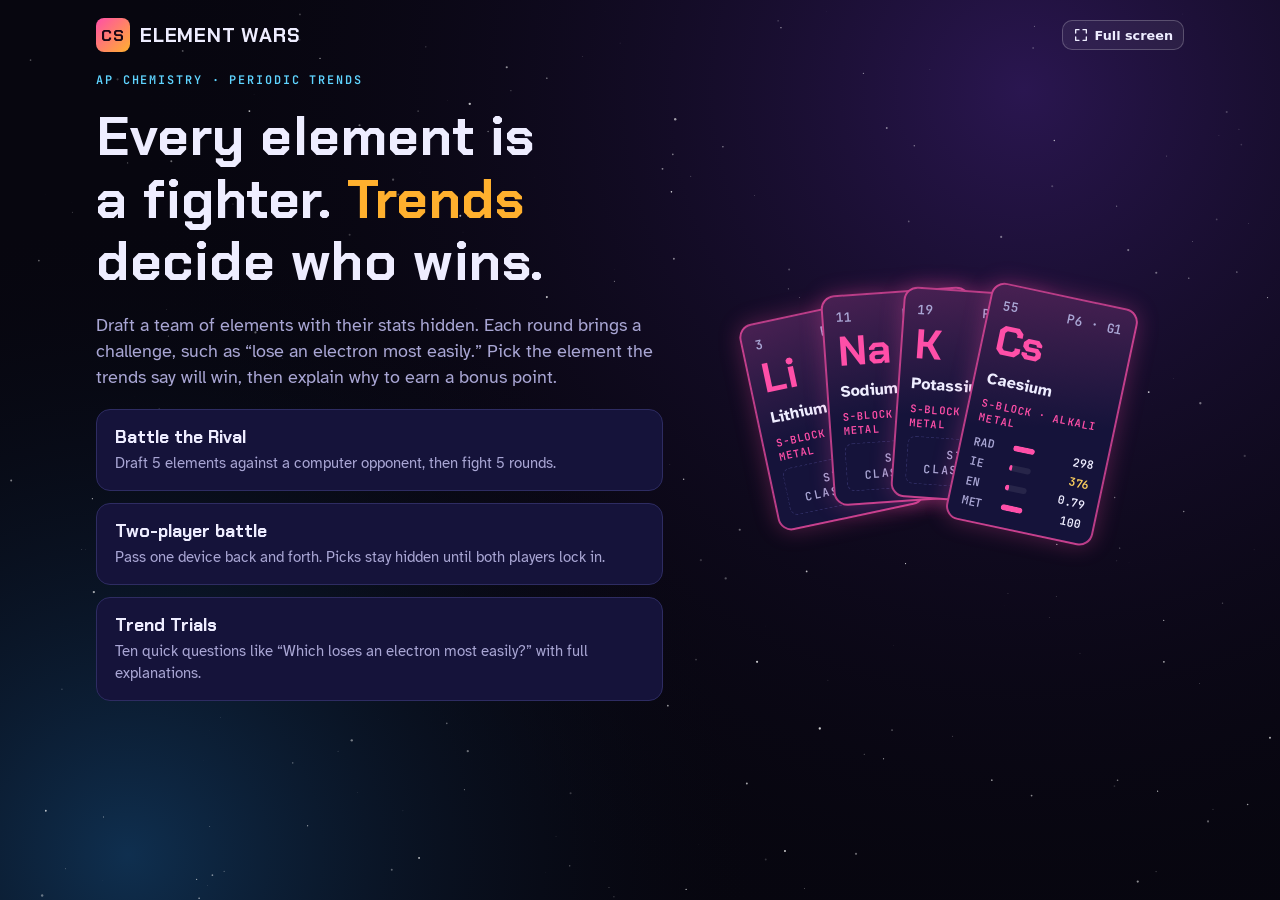
<file: games/element-wars/index.html>
<!DOCTYPE html>
<html lang="en">
<head>
<meta charset="UTF-8">
<meta name="viewport" content="width=device-width, initial-scale=1, viewport-fit=cover">
<title>Element Wars</title>
<meta name="description" content="A periodic trends battle game for high school chemistry: draft elements with hidden stats, win challenges by atomic radius, ionization energy, electronegativity and metallic character.">
<link rel="preconnect" href="https://fonts.googleapis.com">
<link rel="preconnect" href="https://fonts.gstatic.com" crossorigin>
<link href="https://fonts.googleapis.com/css2?family=Chakra+Petch:wght@500;600;700&family=Atkinson+Hyperlegible:wght@400;700&family=JetBrains+Mono:wght@400;600;700&display=swap" rel="stylesheet">
<style>
/* Layout: a battle table in deep space. Element "cards" carry their block color (s magenta, p amber, d green, f blue)
   the way the orbital blocks glow in the reference art; stats stay classified until a round is revealed. */
:root {
  --void: #07060f; --deep: #0e0c22; --panel: #15133a; --panel2: #1c1a48; --line: #2e2c62; --text: #eeedff; --muted: #a9a6d4;
  --s: #ff4fa8; --p: #ffb02e; --d: #3ad687; --f: #3f9dff; --cyan: #5fd4ff; --good: #5ef0a0; --bad: #ff6b7f; --gold: #ffd25e;
  --display: "Chakra Petch", "Segoe UI", system-ui, sans-serif;
  --body: "Atkinson Hyperlegible", system-ui, -apple-system, "Segoe UI", sans-serif;
  --mono: "JetBrains Mono", ui-monospace, Menlo, Consolas, monospace;
  color-scheme: dark;
}
* { box-sizing: border-box; }
html, body { margin: 0; }
body { min-height: 100vh; background: var(--void); color: var(--text); font: 16px/1.5 var(--body); }
#sky { position: fixed; inset: 0; z-index: 0; pointer-events: none; }
.wrap { position: relative; z-index: 1; max-width: 1120px; margin: 0 auto; padding-block: 18px 48px; padding-left: max(16px, env(safe-area-inset-left, 0px)); padding-right: max(16px, env(safe-area-inset-right, 0px)); display: grid; gap: 20px; }
header.top { display: flex; align-items: center; justify-content: space-between; gap: 12px; flex-wrap: wrap; }
.logo { display: flex; align-items: center; gap: 10px; background: none; border: 0; color: var(--text); cursor: pointer; padding: 0; font: 700 1.25rem var(--display); letter-spacing: .04em; text-transform: uppercase; }
.logo .mark { width: 34px; height: 34px; border-radius: 8px; display: grid; place-items: center; background: linear-gradient(135deg, var(--s), var(--p)); color: #1a0716; font-size: 1rem; }
.hud { display: flex; gap: 8px; flex-wrap: wrap; }
.pill { font: 600 .8rem var(--mono); padding: 6px 12px; border-radius: 999px; background: var(--panel); border: 1px solid var(--line); color: var(--muted); white-space: nowrap; }
.pill b { color: var(--text); }
h1, h2, h3 { font-family: var(--display); line-height: 1.15; margin: 0; text-wrap: balance; }
h1 { font-size: clamp(2rem, 5vw, 3.4rem); letter-spacing: .01em; }
h2 { font-size: 1.6rem; }
h3 { font-size: 1.15rem; }
p { margin: 0; }
.muted { color: var(--muted); }
.small { font-size: .88rem; }
.eyebrow { font: 600 .74rem var(--mono); letter-spacing: .16em; text-transform: uppercase; color: var(--cyan); }
.btn { display: inline-flex; align-items: center; justify-content: center; gap: 8px; min-height: 44px; padding: 0 18px; border-radius: 10px; border: 1px solid var(--line); background: var(--panel2); color: var(--text); font: 600 .95rem var(--body); cursor: pointer; }
.btn:hover { border-color: var(--cyan); }
.btn.primary { background: linear-gradient(135deg, #ff4fa8, #ff8a3c); border-color: transparent; color: #1b0714; }
.btn.primary:hover { filter: brightness(1.08); }
.btn:disabled { opacity: .45; cursor: default; }
button:focus-visible, .tile:focus-visible { outline: 3px solid var(--cyan); outline-offset: 2px; }
.row { display: flex; gap: 10px; flex-wrap: wrap; align-items: center; }
.panel { background: color-mix(in srgb, var(--panel) 88%, transparent); border: 1px solid var(--line); border-radius: 16px; padding: 20px; }
/* hero */
.hero { display: grid; grid-template-columns: minmax(0, 1.15fr) minmax(0, 1fr); gap: 28px; align-items: center; }
.hero .lede { font-size: 1.1rem; color: var(--muted); max-width: 56ch; }
.modes { display: grid; gap: 12px; }
.mode { text-align: left; display: grid; gap: 4px; padding: 16px 18px; border-radius: 14px; border: 1px solid var(--line); background: var(--panel); color: var(--text); cursor: pointer; font: inherit; }
.mode:hover { border-color: var(--p); }
.mode b { font: 700 1.1rem var(--display); }
.mode span { color: var(--muted); font-size: .92rem; }
.fan { position: relative; height: 300px; }
.fan .card { position: absolute; left: 50%; top: 50%; width: 150px; }
/* element cards */
.card { --c: var(--p); position: relative; border-radius: 14px; border: 2px solid color-mix(in srgb, var(--c) 70%, transparent); background: linear-gradient(170deg, color-mix(in srgb, var(--c) 22%, var(--panel)) 0%, var(--panel) 55%); padding: 12px; display: grid; gap: 6px; box-shadow: 0 0 22px color-mix(in srgb, var(--c) 28%, transparent); color: var(--text); text-align: left; font: inherit; }
.card .z { font: 600 .8rem var(--mono); color: var(--muted); display: flex; justify-content: space-between; }
.card .sym { font: 700 2.6rem/1 var(--display); color: var(--c); }
.card .nm { font-weight: 700; }
.card .blk { font: 600 .66rem var(--mono); letter-spacing: .12em; text-transform: uppercase; color: var(--c); }
.stats { display: grid; gap: 5px; margin-top: 4px; }
.stat { display: grid; grid-template-columns: 34px minmax(0, 1fr) 54px; gap: 6px; align-items: center; font: 600 .72rem var(--mono); color: var(--muted); }
.stat .bar { height: 6px; border-radius: 4px; background: #ffffff14; overflow: hidden; }
.stat .bar i { display: block; height: 100%; background: var(--c); border-radius: 4px; transition: width .6s ease; }
.stat .v { text-align: right; color: var(--text); font-variant-numeric: tabular-nums; }
.stat.hot .v { color: var(--gold); }
.classified { font: 600 .72rem var(--mono); letter-spacing: .14em; color: var(--muted); border: 1px dashed var(--line); border-radius: 8px; padding: 8px; text-align: center; }
button.card { cursor: pointer; }
button.card:hover:not(:disabled) { transform: translateY(-4px); }
button.card { transition: transform .15s ease; }
button.card:disabled { opacity: .35; cursor: default; }
.card.win { box-shadow: 0 0 0 3px var(--good), 0 0 30px color-mix(in srgb, var(--good) 50%, transparent); }
.card.lose { opacity: .7; }
/* draft table */
.draft { display: grid; grid-template-columns: minmax(0, 1fr) 300px; gap: 20px; align-items: start; }
.ptable-wrap { overflow-x: auto; }
.ptable { display: grid; grid-template-columns: repeat(8, minmax(52px, 1fr)); gap: 6px; min-width: 460px; position: relative; }
.gh { font: 600 .68rem var(--mono); color: var(--muted); text-align: center; }
.tile { --c: var(--p); aspect-ratio: 1; border-radius: 10px; border: 1px solid color-mix(in srgb, var(--c) 55%, transparent); background: color-mix(in srgb, var(--c) 14%, var(--panel)); color: var(--text); display: grid; place-items: center; align-content: center; gap: 0; cursor: pointer; font: inherit; padding: 2px; }
.tile:hover:not(:disabled) { background: color-mix(in srgb, var(--c) 32%, var(--panel)); }
.tile b { font: 700 1.2rem/1 var(--display); color: var(--c); }
.tile small { font: 600 .6rem var(--mono); color: var(--muted); }
.tile:disabled { cursor: default; opacity: .25; }
.tile.mine { opacity: 1; box-shadow: 0 0 0 2px var(--good); }
.tile.theirs { opacity: 1; box-shadow: 0 0 0 2px var(--bad); }
.tile.empty { visibility: hidden; }
.hints { display: grid; grid-template-columns: repeat(2, minmax(0, 1fr)); gap: 10px; margin-top: 12px; }
.hint { font-size: .85rem; color: var(--muted); border: 1px solid var(--line); border-radius: 10px; padding: 10px; }
.hint b { color: var(--text); }
.teamlist { display: grid; gap: 8px; }
.teamlist .slot { display: flex; align-items: center; gap: 10px; padding: 8px 10px; border-radius: 10px; border: 1px dashed var(--line); min-height: 44px; }
.teamlist .slot b { font: 700 1.2rem var(--display); color: var(--c, var(--muted)); width: 2.2em; }
/* battle */
.arena { display: grid; grid-template-columns: minmax(0, 1fr) minmax(0, 1.1fr) minmax(0, 1fr); gap: 18px; align-items: start; }
.chall { text-align: center; display: grid; gap: 10px; justify-items: center; padding: 22px; border-radius: 18px; border: 1px solid var(--line); background: radial-gradient(circle at 50% 0%, #3a1f6e 0%, var(--panel) 70%); }
.chall .ico { width: 64px; height: 64px; border-radius: 50%; display: grid; place-items: center; font: 700 1.6rem var(--display); background: #ffffff10; border: 1px solid var(--line); color: var(--gold); }
.chall .rule { font: 600 .8rem var(--mono); color: var(--gold); letter-spacing: .06em; text-transform: uppercase; }
.side { display: grid; gap: 10px; }
.side h3 { display: flex; justify-content: space-between; align-items: baseline; }
.side h3 span { font: 700 1.4rem var(--mono); }
.hand { display: grid; grid-template-columns: repeat(auto-fill, minmax(118px, 1fr)); gap: 10px; }
.slot-big { min-height: 200px; border: 1px dashed var(--line); border-radius: 14px; display: grid; place-items: center; color: var(--muted); font-size: .9rem; text-align: center; padding: 12px; }
.verdict { display: grid; gap: 12px; }
.verdict .why { font-size: 1rem; }
.opts { display: grid; gap: 8px; }
.opt { text-align: left; padding: 12px 14px; border-radius: 10px; border: 1px solid var(--line); background: var(--panel2); color: var(--text); cursor: pointer; font: inherit; }
.opt:hover:not(:disabled) { border-color: var(--cyan); }
.opt.ok { border-color: var(--good); background: color-mix(in srgb, var(--good) 16%, var(--panel2)); }
.opt.no { border-color: var(--bad); background: color-mix(in srgb, var(--bad) 14%, var(--panel2)); }
.opt:disabled { cursor: default; }
.tag { display: inline-block; font: 600 .7rem var(--mono); letter-spacing: .1em; text-transform: uppercase; padding: 3px 8px; border-radius: 6px; }
.tag.good { background: color-mix(in srgb, var(--good) 20%, transparent); color: var(--good); }
.tag.bad { background: color-mix(in srgb, var(--bad) 20%, transparent); color: var(--bad); }
.tag.gold { background: color-mix(in srgb, var(--gold) 20%, transparent); color: var(--gold); }
.cover { position: fixed; inset: 0; z-index: 20; display: grid; place-items: center; background: rgba(7, 6, 15, .94); padding: 24px; text-align: center; }
.cover .panel { max-width: 440px; display: grid; gap: 14px; }
/* trials */
.trial { display: grid; gap: 16px; max-width: 820px; }
.qopts { display: grid; grid-template-columns: repeat(4, minmax(0, 1fr)); gap: 12px; }
.qopts .card { cursor: pointer; }
.progress { height: 8px; border-radius: 6px; background: #ffffff12; overflow: hidden; }
.progress i { display: block; height: 100%; background: linear-gradient(90deg, var(--s), var(--p)); }
.review { display: grid; gap: 8px; }
.review div { padding: 10px 12px; border-radius: 10px; border: 1px solid var(--line); font-size: .92rem; }
table.cmp { border-collapse: collapse; width: 100%; font-size: .9rem; }
table.cmp th, table.cmp td { padding: 6px 8px; border-bottom: 1px solid var(--line); text-align: left; }
table.cmp td.n { font-family: var(--mono); font-variant-numeric: tabular-nums; text-align: right; }
.tbl { overflow-x: auto; }
.toast { position: fixed; left: 50%; bottom: max(20px, env(safe-area-inset-bottom, 0px)); transform: translateX(-50%) translateY(30px); opacity: 0; background: var(--panel2); border: 1px solid var(--line); padding: 10px 16px; border-radius: 10px; transition: .25s; z-index: 30; }
.toast.on { opacity: 1; transform: translateX(-50%); }
@media (max-width: 900px) {
  .hero, .draft, .arena { grid-template-columns: minmax(0, 1fr); }
  .fan { display: none; }
  .qopts { grid-template-columns: repeat(2, minmax(0, 1fr)); }
}
@media (prefers-reduced-motion: reduce) { * { transition: none !important; animation: none !important; } }
</style>
</head>
<body>
<canvas id="sky" aria-hidden="true"></canvas>
<div class="wrap">
  <header class="top">
    <button class="logo" id="home" aria-label="Element Wars home"><span class="mark">Cs</span>Element Wars</button>
    <div class="hud" id="hud"></div>
  </header>
  <main id="app"></main>
</div>
<div class="toast" id="toast" role="status"></div>
<script src="../shared/elements.js"></script>
<script>
(function () {
'use strict';
const C = window.CHEM, $ = s => document.querySelector(s), $$ = s => [...document.querySelectorAll(s)];
const esc = s => String(s).replace(/[&<>"]/g, c => ({ '&': '&amp;', '<': '&lt;', '>': '&gt;', '"': '&quot;' }[c]));
const ROSTER = C.ELEMENTS.filter(e => e.radius != null);
const IE_HI = Math.max(...ROSTER.map(e => e.ie)), IE_LO = Math.min(...ROSTER.map(e => e.ie));
const metal = e => Math.round(100 * (IE_HI - e.ie) / (IE_HI - IE_LO));
const block = e => e.group == null ? 'f' : (e.group <= 2 || e.Z === 2) ? 's' : e.group >= 13 ? 'p' : 'd';
const BCOL = { s: 'var(--s)', p: 'var(--p)', d: 'var(--d)', f: 'var(--f)' };
const rnd = n => Math.random() * n | 0, shuffle = a => { for (let i = a.length - 1; i > 0; i--) { const j = rnd(i + 1); [a[i], a[j]] = [a[j], a[i]]; } return a; };
const BY = C.BY_SYM;

/* ── stats and challenges ── */
const STATS = {
  radius: { short: 'RAD', name: 'Atomic radius', unit: 'pm', max: 300 },
  ie: { short: 'IE', name: 'First ionization energy', unit: 'kJ/mol', max: 2400 },
  en: { short: 'EN', name: 'Electronegativity', unit: '', max: 4 },
  metal: { short: 'MET', name: 'Metallic character', unit: '/100', max: 100 }
};
const val = (e, s) => s === 'metal' ? metal(e) : e[s];
const CH = [
  { id: 'giver', name: 'Electron Giveaway', ico: 'e⁻', ask: 'Which of your elements loses an electron most easily?', stat: 'ie', best: 'min', rule: 'Lowest ionization energy wins' },
  { id: 'fortress', name: 'Fortress', ico: '⛨', ask: 'Which of your elements holds on to its electrons the tightest?', stat: 'ie', best: 'max', rule: 'Highest ionization energy wins' },
  { id: 'thief', name: 'Electron Thief', ico: 'δ−', ask: 'Which element pulls shared electrons toward itself hardest in a bond?', stat: 'en', best: 'max', rule: 'Highest electronegativity wins' },
  { id: 'giant', name: 'Giant', ico: '◯', ask: 'Which of your atoms is the biggest?', stat: 'radius', best: 'max', rule: 'Largest atomic radius wins' },
  { id: 'tiny', name: 'Tiny Titan', ico: '·', ask: 'Which of your atoms is the smallest?', stat: 'radius', best: 'min', rule: 'Smallest atomic radius wins' },
  { id: 'metal', name: 'Metal Master', ico: 'M', ask: 'Which of your elements behaves most like a metal?', stat: 'metal', best: 'max', rule: 'Most metallic character wins' }
];
/* 1: a beats b, -1: b beats a, 0: tie. Missing electronegativity (He, Ne, Ar) can't score. */
function cmp(a, b, ch) {
  const va = val(a, ch.stat), vb = val(b, ch.stat);
  if (va == null && vb == null) return 0; if (va == null) return -1; if (vb == null) return 1;
  if (va === vb) return 0; return (ch.best === 'max' ? va > vb : va < vb) ? 1 : -1;
}
/* does this challenge reward "down and left" (big, metallic, low IE) or "up and right"? */
const downLeft = ch => (ch.stat === 'radius' && ch.best === 'max') || (ch.stat === 'ie' && ch.best === 'min') || ch.stat === 'metal';

/* ── explanations ── */
const W = {
  moreShells: 'It has more electron shells, so its valence electrons sit farther from the nucleus and are better shielded by the inner electrons.',
  fewerShells: 'It has fewer electron shells, so its valence electrons sit closer to the nucleus with less shielding in between.',
  moreProtons: 'It has more protons pulling on electrons in the same shell, so its effective nuclear charge is higher.',
  fewerProtons: 'It has fewer protons pulling on electrons in the same shell, so its effective nuclear charge is lower.',
  bothWays: 'It is both lower in the table and farther left, and both trends push the same way.',
  bothWaysUp: 'It is both higher in the table and farther right, and both trends push the same way.',
  compete: 'The two trends pull in opposite directions for this pair, so the measured values decide.',
  sFull: 'Its outer electrons fill an s subshell, while the other element’s lone p electron is higher in energy and easier to remove.',
  pHalf: 'Its p electrons are all unpaired. The other element has one paired p electron, and repulsion inside that pair makes it easier to remove.',
  dShield: 'Its filled 3d electrons shield the nucleus poorly, so the valence electrons feel a stronger pull than you might expect.',
  sFullLow: 'Its lone outer p electron is higher in energy than the other element’s filled s subshell, so it comes off more easily.',
  pHalfLow: 'It has one paired p electron, and repulsion inside that pair makes it easier to remove than the other element’s unpaired p electrons.',
  dShieldLow: 'The other element has filled 3d electrons that shield poorly, so that element holds its valence electrons a little tighter.',
  xeEN: 'Xenon’s electronegativity is an estimate from its few known compounds. Noble gases don’t follow the usual electronegativity trend.',
  nobleEN: 'Noble gases have no Pauling electronegativity because they almost never form bonds, so they can’t win this challenge.',
  mass: 'It has a larger atomic mass, and heavier atoms are always bigger and stronger.',
  neutrons: 'It has more neutrons, and neutrons push the electrons outward.',
  octet: 'Elements closer to a noble gas always win every challenge.'
};
const EXC_IE = { 'Be>B': 'sFull', 'Mg>Al': 'sFull', 'N>O': 'pHalf', 'P>S': 'pHalf', 'As>Se': 'pHalf', 'Ga>Al': 'dShield' };
/* the correct "why" for winner w over loser l in challenge ch */
function whyKey(w, l, ch) {
  if (ch.stat === 'en' && l.en == null) return 'nobleEN';
  if (ch.stat === 'en' && (w.group === 18 || l.group === 18) && w.period === l.period) return 'xeEN';
  if (ch.stat === 'ie' || ch.stat === 'metal') { const winHi = ch.stat === 'ie' && ch.best === 'max', hi = winHi ? w : l, lo = winHi ? l : w; const k = EXC_IE[hi.sym + '>' + lo.sym]; if (k) return winHi ? k : k + 'Low'; }
  const dl = downLeft(ch);
  if (w.group === l.group) { if ((w.period > l.period) === dl) return dl ? 'moreShells' : 'fewerShells'; return w.period > l.period ? 'dShield' : 'dShieldLow'; }
  if (w.period === l.period) { const left = w.group < l.group; return left === dl ? (dl ? 'fewerProtons' : 'moreProtons') : 'compete'; }
  const lower = w.period > l.period, left = w.group < l.group;
  if (lower && left) return dl ? 'bothWays' : 'compete';
  if (!lower && !left) return dl ? 'compete' : 'bothWaysUp';
  return 'compete';
}
const DISTRACT = ['mass', 'neutrons', 'octet', 'moreShells', 'fewerShells', 'moreProtons', 'fewerProtons'];
function whyQuestion(w, l, ch) {
  const right = whyKey(w, l, ch);
  const pool = shuffle(DISTRACT.filter(k => k !== right && !(right === 'compete' && false)));
  /* keep contradictory-but-true statements out: never offer the opposite of a true fact as wrong only if it is actually false */
  const wrong = pool.filter(k => !isAlsoTrue(k, w, l, ch)).slice(0, 3);
  return { right, opts: shuffle([right, ...wrong]) };
}
function isAlsoTrue(k, w, l, ch) {
  if (k === 'moreShells') return w.period > l.period && downLeft(ch);
  if (k === 'fewerShells') return w.period < l.period && !downLeft(ch);
  if (k === 'moreProtons') return w.Z > l.Z && w.period === l.period && !downLeft(ch);
  if (k === 'fewerProtons') return w.Z < l.Z && w.period === l.period && downLeft(ch);
  return false;
}
function fmtVal(e, s) { const v = val(e, s); if (v == null) return '—'; return s === 'en' ? v.toFixed(2) : String(v); }
function explain(w, l, ch) {
  const k = whyKey(w, l, ch), st = STATS[ch.stat];
  const nums = `${w.name} ${fmtVal(w, ch.stat)} vs ${l.name} ${fmtVal(l, ch.stat)}${st.unit ? ' ' + st.unit : ''}.`;
  const lead = k === 'compete' ? W.compete : k === 'nobleEN' ? W.nobleEN : `${w.name} wins. ${W[k]}`;
  const exc = /^(sFull|pHalf|dShield)/.test(k) ? ' This is one of the classic exceptions to the simple trend.' : '';
  return `${lead}${exc} ${st.name}: ${nums}`;
}

/* ── card markup ── */
function cardHTML(e, o = {}) {
  const b = block(e), c = BCOL[b];
  const stats = o.reveal ? `<div class="stats">${Object.keys(STATS).map(s => { const v = val(e, s), pct = v == null ? 0 : Math.min(100, 100 * v / STATS[s].max); return `<div class="stat ${o.hot === s ? 'hot' : ''}"><span>${STATS[s].short}</span><span class="bar"><i style="width:${pct}%"></i></span><span class="v">${fmtVal(e, s)}</span></div>`; }).join('')}</div>` : (o.hide === false ? '' : '<div class="classified">STATS CLASSIFIED</div>');
  const inner = `<span class="z"><span>${e.Z}</span><span>P${e.period} · G${e.group}</span></span><span class="sym">${e.sym}</span><span class="nm">${esc(e.name)}</span><span class="blk">${b}-block · ${esc(C.CAT[e.cat][0])}</span>${stats}`;
  const st = `--c:${c};${o.style || ''}`;
  return o.button ? `<button class="card ${o.cls || ''}" style="${st}" data-pick="${e.sym}" ${o.disabled ? 'disabled' : ''} aria-label="${esc(e.name)}">${inner}</button>` : `<div class="card ${o.cls || ''}" style="${st}">${inner}</div>`;
}

/* ── app state ── */
const HAND = 5;
let S = null;
const app = () => $('#app');
function toast(t) { const e = $('#toast'); e.textContent = t; e.classList.add('on'); clearTimeout(toast.t); toast.t = setTimeout(() => e.classList.remove('on'), 2600); }
function hud(html) { $('#hud').innerHTML = html || ''; }

/* ═══ HOME ═══ */
function home() {
  S = null; hud('');
  app().innerHTML = `<section class="hero">
    <div style="display:grid;gap:18px">
      <span class="eyebrow">AP Chemistry · periodic trends</span>
      <h1>Every element is a fighter. <span style="color:var(--p)">Trends</span> decide who wins.</h1>
      <p class="lede">Draft a team of elements with their stats hidden. Each round brings a challenge, such as “lose an electron most easily.” Pick the element the trends say will win, then explain why to earn a bonus point.</p>
      <div class="modes">
        <button class="mode" data-mode="cpu"><b>Battle the Rival</b><span>Draft 5 elements against a computer opponent, then fight 5 rounds.</span></button>
        <button class="mode" data-mode="pvp"><b>Two-player battle</b><span>Pass one device back and forth. Picks stay hidden until both players lock in.</span></button>
        <button class="mode" data-mode="trials"><b>Trend Trials</b><span>Ten quick questions like “Which loses an electron most easily?” with full explanations.</span></button>
      </div>
    </div>
    <div class="fan" aria-hidden="true">${['Li', 'Na', 'K', 'Cs'].map((s, i) => cardHTML(BY[s], { reveal: i === 3, hot: 'ie', style: `transform:translate(-50%,-50%) translate(${(i - 1.5) * 70}px, ${Math.abs(i - 1.5) * 18}px) rotate(${(i - 1.5) * 8}deg);z-index:${i}` })).join('')}</div>
  </section>`;
  $$('[data-mode]').forEach(b => b.onclick = () => b.dataset.mode === 'trials' ? trials() : setup(b.dataset.mode));
}

/* ═══ BATTLE SETUP + DRAFT ═══ */
function setup(mode) {
  S = { mode, hints: false, turn: 0, players: [{ name: mode === 'cpu' ? 'You' : 'Player 1', hand: [], score: 0, bonus: 0 }, { name: mode === 'cpu' ? 'Rival' : 'Player 2', hand: [], score: 0, bonus: 0 }], taken: {}, round: 0, log: [] };
  draft();
}
function draft() {
  const P = S.players, me = S.turn, cols = [1, 2, 13, 14, 15, 16, 17, 18];
  hud(`<span class="pill">Draft · <b>${P[0].hand.length + P[1].hand.length}/${HAND * 2}</b></span>`);
  const done = P[0].hand.length === HAND && P[1].hand.length === HAND;
  let cells = cols.map(c => `<div class="gh">${c}</div>`).join('');
  for (let r = 1; r <= 6; r++) for (const c of cols) {
    const e = ROSTER.find(x => x.period === r && x.group === c);
    if (!e) { cells += '<div class="tile empty"></div>'; continue; }
    const who = S.taken[e.sym];
    cells += `<button class="tile ${who === 0 ? 'mine' : who === 1 ? 'theirs' : ''}" style="--c:${BCOL[block(e)]}" data-el="${e.sym}" ${who != null || done ? 'disabled' : ''} aria-label="${esc(e.name)}${who != null ? ', drafted by ' + esc(P[who].name) : ''}"><b>${e.sym}</b><small>${e.Z}</small></button>`;
  }
  const team = p => `<div class="teamlist">${Array.from({ length: HAND }, (_, i) => { const e = p.hand[i]; return `<div class="slot" style="${e ? '--c:' + BCOL[block(e)] : ''}"><b>${e ? e.sym : '·'}</b><span class="small ${e ? '' : 'muted'}">${e ? esc(e.name) : 'Empty slot'}</span></div>`; }).join('')}</div>`;
  app().innerHTML = `<section style="display:grid;gap:16px">
    <div style="display:grid;gap:6px"><span class="eyebrow">Draft phase</span><h2>${done ? 'Teams are set.' : `${esc(P[me].name)}, pick an element.`}</h2>
      <p class="muted" style="max-width:70ch">Stats stay hidden. Choose a mix: big metals win some challenges, small nonmetals win others. Players take turns picking until each team has ${HAND}.</p></div>
    <div class="draft">
      <div class="panel" style="display:grid;gap:10px">
        <div class="ptable-wrap"><div class="ptable">${cells}</div></div>
        <div class="row"><button class="btn" id="hintBtn" aria-pressed="${S.hints}">${S.hints ? 'Hide' : 'Show'} trend hints</button><span class="small muted">Main-group elements, periods 1–6</span></div>
        ${S.hints ? `<div class="hints">
          <div class="hint"><b>Atomic radius</b> grows ↓ down a group and ← to the left.</div>
          <div class="hint"><b>Ionization energy</b> grows ↑ up a group and → to the right.</div>
          <div class="hint"><b>Electronegativity</b> grows ↑ and →. Fluorine is the champion. Noble gases have none.</div>
          <div class="hint"><b>Metallic character</b> grows ↓ and ←, the same way as radius.</div></div>` : ''}
      </div>
      <div style="display:grid;gap:16px">
        <div class="panel" style="display:grid;gap:10px"><h3 style="color:var(--good)">${esc(P[0].name)}</h3>${team(P[0])}</div>
        <div class="panel" style="display:grid;gap:10px"><h3 style="color:var(--bad)">${esc(P[1].name)}</h3>${team(P[1])}</div>
        ${done ? '<button class="btn primary" id="toBattle">Start the battle</button>' : ''}
      </div>
    </div></section>`;
  $('#hintBtn').onclick = () => { S.hints = !S.hints; draft(); };
  if (done) { $('#toBattle').onclick = () => { S.order = shuffle(CH.slice()).concat(shuffle(CH.slice())).slice(0, HAND); S.round = 0; S.turn = 0; battle(); }; return; }
  $$('[data-el]').forEach(b => b.onclick = () => takePick(b.dataset.el));
}
function takePick(sym) {
  const p = S.players[S.turn]; S.taken[sym] = S.turn; p.hand.push(BY[sym]);
  S.turn = 1 - S.turn;
  if (S.mode === 'cpu' && S.turn === 1 && S.players[1].hand.length < HAND) { cpuDraft(); S.turn = 0; }
  draft();
}
function cpuDraft() {
  const free = ROSTER.filter(e => S.taken[e.sym] == null), hand = S.players[1].hand;
  /* the rival likes a spread: alternate between the left side (metals) and the upper right (nonmetals) */
  const wantLeft = hand.filter(e => e.group <= 2).length <= hand.length / 2;
  const pool = free.filter(e => wantLeft ? e.group <= 2 || e.period >= 5 : e.group >= 15 && e.period <= 3);
  const pick = (pool.length ? pool : free)[rnd((pool.length ? pool : free).length)];
  S.taken[pick.sym] = 1; hand.push(pick);
}

/* ═══ BATTLE ═══ */
function battle() {
  S.picks = [null, null]; S.phase = 'pick'; S.turn = 0; renderBattle();
}
function scoreHud() { const P = S.players; hud(`<span class="pill">Round <b>${S.round + 1}/${HAND}</b></span><span class="pill" style="color:var(--good)">${esc(P[0].name)} <b>${P[0].score + P[0].bonus}</b></span><span class="pill" style="color:var(--bad)">${esc(P[1].name)} <b>${P[1].score + P[1].bonus}</b></span>`); }
function renderBattle() {
  scoreHud();
  const P = S.players, ch = S.order[S.round], rev = S.phase !== 'pick';
  const sideHTML = (i) => {
    const p = P[i], pk = S.picks[i];
    const showHand = !rev && S.turn === i && (S.mode === 'pvp' || i === 0);
    let body;
    if (rev) body = cardHTML(pk, { reveal: true, hot: ch.stat, cls: S.res === 0 ? '' : (S.res === 1) === (i === 0) ? 'win' : 'lose' });
    else if (pk) body = `<div class="slot-big">Locked in.<br>Hidden until both picks are in.</div>`;
    else if (showHand) body = `<div class="hand">${p.hand.map(e => cardHTML(e, { button: true, disabled: p.used && p.used.has(e.sym) })).join('')}</div>`;
    else body = `<div class="slot-big">${i === 1 && S.mode === 'cpu' ? 'The Rival is waiting for your pick.' : 'Waiting…'}</div>`;
    const left = p.hand.filter(e => !(p.used && p.used.has(e.sym))).length;
    return `<div class="side"><h3 style="color:var(${i ? '--bad' : '--good'})">${esc(p.name)} <span>${p.score + p.bonus}</span></h3><p class="small muted">${left} card${left === 1 ? '' : 's'} left${p.bonus ? ` · ${p.bonus} bonus point${p.bonus > 1 ? 's' : ''}` : ''}</p>${body}</div>`;
  };
  let center = `<div class="chall"><span class="eyebrow">Challenge ${S.round + 1}</span><div class="ico" aria-hidden="true">${ch.ico}</div><h2>${ch.name}</h2><p>${ch.ask}</p><span class="rule">${ch.rule}</span></div>`;
  if (rev) {
    const [a, b] = S.picks, w = S.res === -1 ? b : a, l = S.res === -1 ? a : b;
    const head = S.res === 0 ? '<span class="tag gold">Tie</span>' : `<span class="tag good">${esc(P[S.res === 1 ? 0 : 1].name)} wins the round</span>`;
    center += `<div class="panel verdict">${head}<p class="why">${S.res === 0 ? `Both picks score the same on ${STATS[ch.stat].name.toLowerCase()}.` : esc(explain(w, l, ch))}</p>
      ${S.res !== 0 && S.phase === 'why' ? whyHTML(w, l, ch) : ''}
      ${S.phase === 'next' || S.res === 0 ? `<button class="btn primary" id="next">${S.round + 1 < HAND ? 'Next challenge' : 'See final results'}</button>` : ''}</div>`;
  }
  app().innerHTML = `<section class="arena">${sideHTML(0)}<div style="display:grid;gap:14px">${center}</div>${sideHTML(1)}</section>`;
  $$('[data-pick]').forEach(b => b.onclick = () => choose(b.dataset.pick));
  if ($('#next')) $('#next').onclick = nextRound;
  $$('[data-why]').forEach(b => b.onclick = () => answerWhy(b));
}
function whoAnswers() { return S.mode === 'cpu' ? 0 : (S.res === 1 ? 1 : 0); }
function whyHTML(w, l, ch) {
  if (!S.wq) S.wq = whyQuestion(w, l, ch);
  const who = S.players[whoAnswers()];
  return `<div style="display:grid;gap:8px"><span class="eyebrow">Bonus point · ${S.mode === 'cpu' ? 'your turn to explain' : esc(who.name) + ' explains'}</span><p><b>Why did ${esc(w.name)} beat ${esc(l.name)}?</b></p><div class="opts">${S.wq.opts.map(k => `<button class="opt" data-why="${k}">${esc(W[k])}</button>`).join('')}</div></div>`;
}
function answerWhy(btn) {
  const k = btn.dataset.why, ok = k === S.wq.right;
  $$('[data-why]').forEach(b => { b.disabled = true; if (b.dataset.why === S.wq.right) b.classList.add('ok'); else if (b === btn) b.classList.add('no'); });
  if (ok) { S.players[whoAnswers()].bonus++; toast('Correct. +1 bonus point'); } else toast('Not quite. The highlighted answer is the reason.');
  S.log[S.log.length - 1].why = ok;
  setTimeout(() => { S.phase = 'next'; S.wq = null; renderBattle(); }, 1400);
}
function choose(sym) {
  const i = S.turn, p = S.players[i]; S.picks[i] = BY[sym]; p.used = p.used || new Set(); p.used.add(sym);
  if (S.mode === 'cpu') { cpuChoose(); return reveal(); }
  if (i === 0) { S.turn = 1; cover(`Pass to ${S.players[1].name}`, `${S.players[0].name} has locked in a pick. ${S.players[1].name}, take the device and choose your element.`, renderBattle); return; }
  reveal();
}
function cpuChoose() {
  const p = S.players[1], ch = S.order[S.round], left = p.hand.filter(e => !(p.used && p.used.has(e.sym)));
  let pick = left[rnd(left.length)];
  if (Math.random() < .6) pick = left.slice().sort((a, b) => -cmp(a, b, ch))[0];
  S.picks[1] = pick; p.used = p.used || new Set(); p.used.add(pick.sym);
}
function reveal() {
  const ch = S.order[S.round], [a, b] = S.picks; S.res = cmp(a, b, ch);
  if (S.res === 1) S.players[0].score++; else if (S.res === -1) S.players[1].score++;
  S.log.push({ ch, a, b, res: S.res });
  S.phase = S.res === 0 ? 'next' : 'why'; S.wq = null; renderBattle();
}
function nextRound() { S.round++; if (S.round >= HAND) return finish(); battle(); }
function cover(title, msg, after) {
  const d = document.createElement('div'); d.className = 'cover'; d.innerHTML = `<div class="panel"><h2>${esc(title)}</h2><p class="muted">${esc(msg)}</p><button class="btn primary" id="coverGo">I’m ready</button></div>`;
  document.body.appendChild(d); const b = d.querySelector('#coverGo'); b.focus(); b.onclick = () => { d.remove(); after(); };
}
function finish() {
  const P = S.players, t = P.map(p => p.score + p.bonus);
  const head = t[0] === t[1] ? 'It’s a draw.' : `${esc(P[t[0] > t[1] ? 0 : 1].name)} ${S.mode === 'cpu' && t[0] < t[1] ? 'wins this time.' : 'wins!'}`;
  hud('');
  app().innerHTML = `<section style="display:grid;gap:18px;max-width:880px">
    <div style="display:grid;gap:6px"><span class="eyebrow">Battle report</span><h1>${head}</h1>
      <p class="muted">${esc(P[0].name)} ${t[0]} (${P[0].score} rounds + ${P[0].bonus} bonus) · ${esc(P[1].name)} ${t[1]} (${P[1].score} rounds + ${P[1].bonus} bonus)</p></div>
    <div class="panel tbl"><table class="cmp"><thead><tr><th>Challenge</th><th>${esc(P[0].name)}</th><th>${esc(P[1].name)}</th><th>Result</th><th>Why answered</th></tr></thead><tbody>
      ${S.log.map(r => `<tr><td>${r.ch.name}<br><span class="small muted">${r.ch.rule}</span></td><td>${r.a.sym} <span class="muted small">${fmtVal(r.a, r.ch.stat)}</span></td><td>${r.b.sym} <span class="muted small">${fmtVal(r.b, r.ch.stat)}</span></td><td>${r.res === 0 ? 'Tie' : esc(P[r.res === 1 ? 0 : 1].name)}</td><td>${r.why == null ? '—' : r.why ? '<span class="tag good">Right</span>' : '<span class="tag bad">Missed</span>'}</td></tr>`).join('')}
    </tbody></table></div>
    <div class="row"><button class="btn primary" id="again">Play again</button><button class="btn" id="toTrials">Try Trend Trials</button><button class="btn" id="toHome">Back to start</button></div></section>`;
  $('#again').onclick = () => setup(S.mode); $('#toTrials').onclick = trials; $('#toHome').onclick = home;
}

/* ═══ TREND TRIALS ═══ */
function makeTrials() {
  const qs = [{ ch: CH[0], set: ['Li', 'Na', 'K', 'Cs'].map(s => BY[s]), fixed: true },
    { ch: CH[1], set: ['B', 'C', 'N', 'O'].map(s => BY[s]), fixed: true },
    { ch: CH[1], set: ['Li', 'Be', 'B'].map(s => BY[s]), fixed: true }];
  const lines = [];
  for (let g of [1, 2, 13, 14, 15, 16, 17]) lines.push(ROSTER.filter(e => e.group === g));
  for (let p = 2; p <= 5; p++) lines.push(ROSTER.filter(e => e.period === p && e.group !== 18));
  let guard = 0;
  while (qs.length < 10 && guard++ < 400) {
    const ch = CH[rnd(CH.length)], line = lines[rnd(lines.length)]; if (line.length < 4) continue;
    const set = shuffle(line.slice()).slice(0, 4).sort((a, b) => a.Z - b.Z);
    if (set.some(e => val(e, ch.stat) == null)) continue;
    const vals = set.map(e => val(e, ch.stat)), best = ch.best === 'max' ? Math.max(...vals) : Math.min(...vals);
    if (vals.filter(v => v === best).length > 1) continue;
    const key = ch.id + set.map(e => e.sym).join(); if (qs.some(q => q.ch.id + q.set.map(e => e.sym).join() === key)) continue;
    if (qs.filter(q => q.ch.id === ch.id).length >= 2) continue;
    qs.push({ ch, set });
  }
  const first = qs.slice(0, 1), rest = shuffle(qs.slice(1));
  return first.concat(rest).map(q => { const w = q.set.slice().sort((a, b) => -cmp(a, b, q.ch))[0]; return { ...q, answer: w }; });
}
function trialExplain(q) {
  const w = q.answer, others = q.set.filter(e => e !== w), ch = q.ch, st = STATS[ch.stat];
  const sameG = q.set.every(e => e.group === w.group), sameP = q.set.every(e => e.period === w.period);
  let core;
  const excO = others.find(o => /^(sFull|pHalf|dShield)/.test(whyKey(w, o, ch)));
  if (excO) core = `Compared with ${excO.name}: ${W[whyKey(w, excO, ch)]} This pair is a classic exception to the simple trend, so ${w.name} comes out ahead.`;
  else if (sameG) core = `These elements share group ${w.group}. ${downLeft(ch) ? `${w.name} is lowest, so it has the most shells: its valence electrons are farthest from the nucleus and most shielded.` : `${w.name} is highest, so it has the fewest shells: its valence electrons are closest to the nucleus and least shielded.`}`;
  else if (sameP) core = `These elements share period ${w.period}, so their valence electrons are in the same shell. ${downLeft(ch) ? `${w.name} has the fewest protons, so it has the lowest effective nuclear charge.` : `${w.name} has the most protons, so it has the highest effective nuclear charge.`}`;
  else core = W[whyKey(w, others[0], ch)];
  return `${core}`;
}
function trials() {
  S = { mode: 'trials', qs: makeTrials(), i: 0, score: 0, ans: [] };
  renderTrial();
}
function renderTrial() {
  const q = S.qs[S.i], a = S.ans[S.i];
  hud(`<span class="pill">Question <b>${S.i + 1}/${S.qs.length}</b></span><span class="pill">Score <b>${S.score}</b></span>`);
  const st = STATS[q.ch.stat];
  app().innerHTML = `<section class="trial">
    <div class="progress" aria-hidden="true"><i style="width:${100 * S.i / S.qs.length}%"></i></div>
    <div style="display:grid;gap:6px"><span class="eyebrow">Trend Trials · ${st.name}</span><h2>${q.ch.id === 'giver' ? 'You need an element that loses an electron easily. Which would you choose?' : q.ch.ask.replace('of your elements', 'of these elements').replace('of your atoms', 'of these atoms')}</h2></div>
    <div class="qopts">${q.set.map(e => cardHTML(e, { button: !a, reveal: !!a, hot: q.ch.stat, cls: a ? (e === q.answer ? 'win' : e.sym === a ? 'lose' : '') : '' })).join('')}</div>
    ${a ? `<div class="panel" style="display:grid;gap:10px">${a === q.answer.sym ? '<span class="tag good">Correct</span>' : `<span class="tag bad">The answer is ${esc(q.answer.name)}</span>`}
      <p>${esc(trialExplain(q))}</p>
      <div class="tbl"><table class="cmp"><thead><tr><th>Element</th><th>Period</th><th>Group</th><th style="text-align:right">${st.name}${st.unit ? ' (' + st.unit + ')' : ''}</th></tr></thead><tbody>${q.set.map(e => `<tr><td>${e.sym} · ${esc(e.name)}</td><td>${e.period}</td><td>${e.group}</td><td class="n">${fmtVal(e, q.ch.stat)}</td></tr>`).join('')}</tbody></table></div>
      <div class="row"><button class="btn primary" id="tNext">${S.i + 1 < S.qs.length ? 'Next question' : 'See my results'}</button></div></div>` : ''}
  </section>`;
  $$('[data-pick]').forEach(b => b.onclick = () => { S.ans[S.i] = b.dataset.pick; if (b.dataset.pick === q.answer.sym) S.score++; renderTrial(); });
  if ($('#tNext')) $('#tNext').onclick = () => { S.i++; if (S.i >= S.qs.length) trialEnd(); else renderTrial(); };
}
function trialEnd() {
  const n = S.qs.length, sc = S.score;
  hud('');
  app().innerHTML = `<section style="display:grid;gap:18px;max-width:820px">
    <div style="display:grid;gap:6px"><span class="eyebrow">Trend Trials complete</span><h1>${sc} / ${n}</h1>
    <p class="muted">${sc >= 9 ? 'Trend master. You can predict element behavior from position alone.' : sc >= 6 ? 'Solid. Look over the misses below, especially any exceptions.' : 'Keep practicing. Turn on trend hints in a battle and watch which way each arrow points.'}</p></div>
    <div class="review">${S.qs.map((q, i) => `<div><b>${i + 1}. ${STATS[q.ch.stat].name}:</b> ${q.set.map(e => e.sym).join(', ')} → <b>${q.answer.sym}</b> ${S.ans[i] === q.answer.sym ? '<span class="tag good">Right</span>' : `<span class="tag bad">You chose ${S.ans[i]}</span>`}</div>`).join('')}</div>
    <div class="row"><button class="btn primary" id="tAgain">New set of questions</button><button class="btn" id="tBattle">Battle the Rival</button><button class="btn" id="toHome">Back to start</button></div></section>`;
  $('#tAgain').onclick = trials; $('#tBattle').onclick = () => setup('cpu'); $('#toHome').onclick = home;
}

/* ── starfield ── */
function sky() {
  const cv = $('#sky'), g = cv.getContext('2d'), dpr = Math.min(2, devicePixelRatio || 1);
  const W2 = cv.width = innerWidth * dpr, H2 = cv.height = innerHeight * dpr; cv.style.width = innerWidth + 'px'; cv.style.height = innerHeight + 'px';
  const gr = g.createRadialGradient(W2 * .8, H2 * .1, 0, W2 * .8, H2 * .1, W2 * .7); gr.addColorStop(0, '#2a1650'); gr.addColorStop(1, 'rgba(7,6,15,0)');
  g.fillStyle = '#07060f'; g.fillRect(0, 0, W2, H2); g.fillStyle = gr; g.fillRect(0, 0, W2, H2);
  const g2 = g.createRadialGradient(W2 * .1, H2 * .95, 0, W2 * .1, H2 * .95, W2 * .5); g2.addColorStop(0, '#0f2f4f'); g2.addColorStop(1, 'rgba(7,6,15,0)'); g.fillStyle = g2; g.fillRect(0, 0, W2, H2);
  for (let i = 0; i < 260; i++) { g.globalAlpha = Math.random() * .7 + .15; g.fillStyle = '#fff'; g.beginPath(); g.arc(Math.random() * W2, Math.random() * H2, Math.random() * 1.2 * dpr, 0, 7); g.fill(); }
  g.globalAlpha = 1;
}
addEventListener('resize', () => { clearTimeout(sky.t); sky.t = setTimeout(sky, 200); });
$('#home').onclick = home;
sky(); home();
})();
</script>
<script src="../shared/fullscreen.js"></script>
<script src="../shared/soft.js"></script>
</body>
</html>
</file>
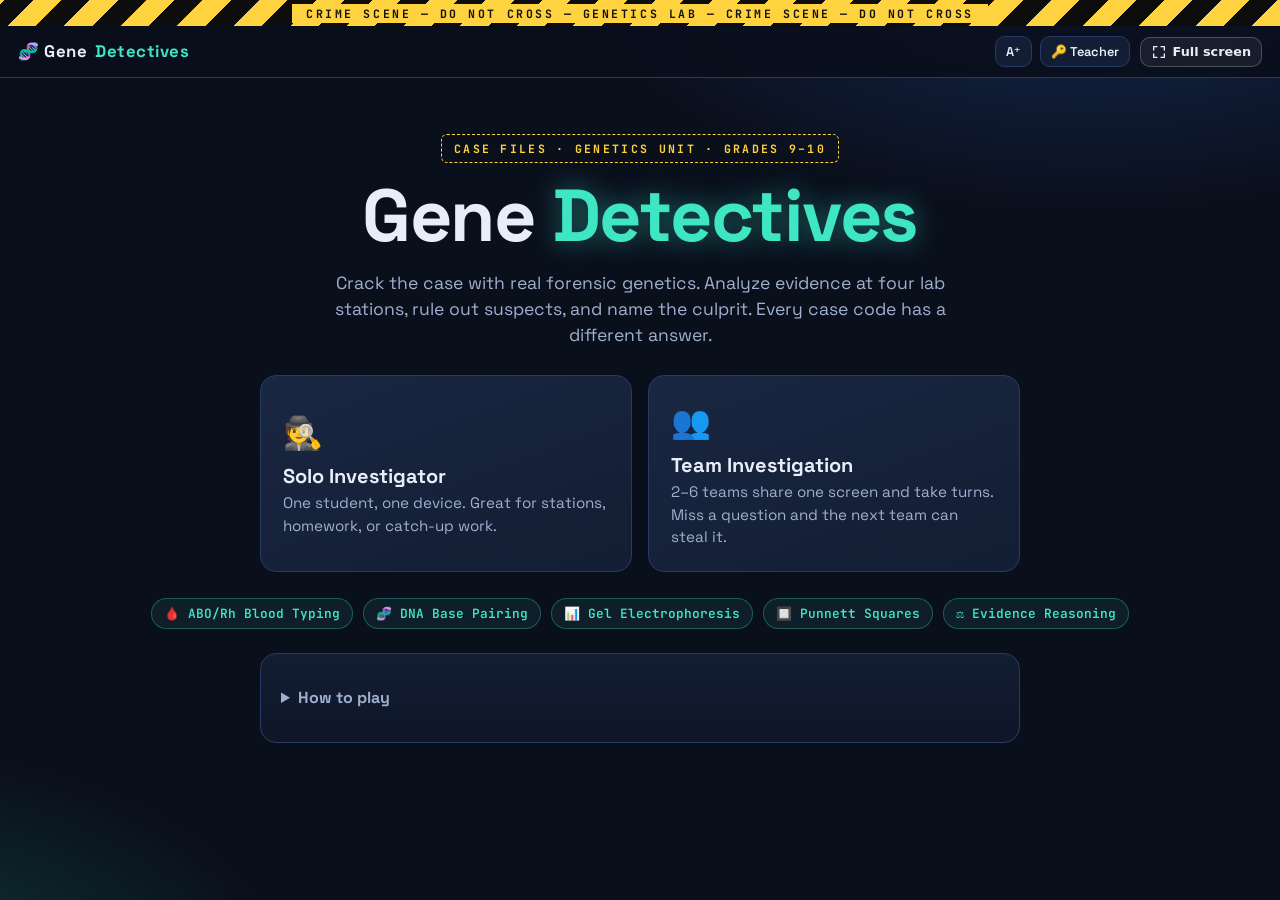
<file: games/gene-detectives/index.html>
<!DOCTYPE html>
<html lang="en">
<head>
<meta charset="UTF-8">
<meta name="viewport" content="width=device-width, initial-scale=1">
<title>Gene Detectives</title>
<meta name="description" content="CSI-style genetics formative assessment game for high school biology: blood typing, DNA base pairing, gel electrophoresis, and Punnett squares.">
<link rel="preconnect" href="https://fonts.googleapis.com">
<link href="https://fonts.googleapis.com/css2?family=Space+Grotesk:wght@400;500;600;700&family=JetBrains+Mono:wght@400;600;700&display=swap" rel="stylesheet">
<style>
:root{
  --bg:#0a0f1c;--bg2:#0e1628;--panel:#131d33;--panel2:#1a2742;--line:#283b62;
  --text:#e8eef9;--muted:#9fb0cf;--accent:#3ee6c4;--accent-ink:#03231c;--accent2:#7c9cff;
  --tape:#ffd23f;--bad:#ff6b81;--good:#4ade80;--warn:#fbbf24;--blood:#c81d3a;
  --radius:16px;
  --mono:'JetBrains Mono',ui-monospace,Menlo,Consolas,monospace;
  --sans:'Space Grotesk',system-ui,-apple-system,'Segoe UI',Roboto,sans-serif;
}
*{box-sizing:border-box}
html{font-size:16px}
body{margin:0;min-height:100vh;color:var(--text);font-family:var(--sans);line-height:1.5;
  background:radial-gradient(900px 500px at 85% -10%,#18305c 0%,transparent 60%),radial-gradient(700px 400px at -10% 110%,#0f3a3a 0%,transparent 60%),var(--bg);}
a{color:var(--accent)}
.tape{height:26px;background:repeating-linear-gradient(-45deg,var(--tape) 0 20px,#0d0d0d 20px 40px);display:flex;align-items:center;justify-content:center;overflow:hidden}
.tape span{background:var(--tape);color:#111;font:700 .72rem var(--mono);letter-spacing:.22em;padding:2px 14px;white-space:nowrap}
#turnbar:empty{display:none}
header.top{position:sticky;top:0;z-index:30;display:flex;align-items:center;justify-content:space-between;gap:10px;flex-wrap:wrap;
  padding:10px 18px;background:rgba(10,15,28,.9);backdrop-filter:blur(8px);border-bottom:1px solid var(--line)}
.logo{display:flex;align-items:center;gap:8px;font-weight:700;letter-spacing:.03em;cursor:pointer;background:none;border:0;color:var(--text);font-size:1.05rem;padding:0}
.logo b{color:var(--accent)}
.hud{display:flex;gap:8px;align-items:center;flex-wrap:wrap}
.pill{font:600 .78rem var(--mono);padding:5px 10px;border-radius:999px;background:var(--panel);border:1px solid var(--line);color:var(--muted);white-space:nowrap}
.pill strong{color:var(--text)}
.iconbtn{background:var(--panel);border:1px solid var(--line);color:var(--text);border-radius:10px;padding:6px 10px;font:600 .8rem var(--sans);cursor:pointer}
.iconbtn:hover{border-color:var(--accent)}
.turnbar{margin:8px -18px -10px;display:flex;gap:8px;align-items:center;justify-content:center;flex-wrap:wrap;padding:8px 12px;background:rgba(14,22,40,.95);border-bottom:1px solid var(--line)}
.tchip{display:flex;align-items:center;gap:8px;padding:6px 12px;border-radius:999px;border:2px solid transparent;background:var(--panel);font-weight:600;font-size:.9rem;transition:all .2s}
.tchip .dot{width:10px;height:10px;border-radius:50%}
.tchip .sc{font-family:var(--mono);color:var(--muted)}
.tchip.active{transform:scale(1.06);box-shadow:0 0 0 3px rgba(62,230,196,.15)}
.tchip.active::before{content:'▶';font-size:.7rem}
main{max-width:1180px;margin:0 auto;padding:26px 16px 90px}
button{font:inherit}
.btn{background:var(--accent);color:var(--accent-ink);border:0;padding:12px 20px;border-radius:12px;font-weight:700;cursor:pointer;transition:transform .08s,filter .15s,opacity .15s}
.btn:hover{filter:brightness(1.08)}
.btn:active{transform:translateY(1px)}
.btn.ghost{background:transparent;color:var(--text);border:1px solid var(--line)}
.btn.ghost:hover{border-color:var(--accent)}
.btn.warn{background:var(--tape);color:#1a1300}
.btn.small{padding:7px 12px;font-size:.88rem;border-radius:9px}
.btn:disabled{opacity:.35;cursor:not-allowed;filter:none}
.row{display:flex;align-items:center;flex-wrap:wrap}
.gap{gap:10px}
.muted{color:var(--muted)}
.small{font-size:.88rem}
.eyebrow{font:600 .75rem var(--mono);letter-spacing:.16em;text-transform:uppercase;color:var(--accent)}
h1,h2,h3{line-height:1.15;margin:.2em 0 .4em}
h2{font-size:1.7rem}
.sec{margin-top:28px;font-size:1.05rem;letter-spacing:.06em;text-transform:uppercase;color:var(--muted)}
.card{background:linear-gradient(180deg,var(--panel),var(--bg2));border:1px solid var(--line);border-radius:var(--radius);padding:20px}

/* HOME */
.hero{text-align:center;padding:30px 0 10px}
.hero h1{font-size:clamp(2.6rem,7vw,4.6rem);letter-spacing:-.02em;margin:.15em 0}
.hero h1 span{color:var(--accent);text-shadow:0 0 28px rgba(62,230,196,.45)}
.lead{max-width:640px;margin:0 auto 26px;color:var(--muted);font-size:1.1rem}
.badge{display:inline-block;font:700 .72rem var(--mono);letter-spacing:.2em;padding:6px 12px;border:1px dashed var(--tape);color:var(--tape);border-radius:6px}
.mode-grid{display:grid;grid-template-columns:repeat(auto-fit,minmax(260px,1fr));gap:16px;max-width:760px;margin:0 auto}
.mode{text-align:left;cursor:pointer;color:var(--text);background:linear-gradient(160deg,var(--panel2),var(--panel));border:1px solid var(--line);border-radius:var(--radius);padding:22px;transition:transform .15s,border-color .15s}
.mode:hover{transform:translateY(-3px);border-color:var(--accent)}
.mode .big{font-size:2rem}
.mode h3{margin:8px 0 4px;font-size:1.25rem}
.mode p{margin:0;color:var(--muted);font-size:.95rem}
.skills-strip{display:flex;gap:10px;justify-content:center;flex-wrap:wrap;margin:26px 0 8px}
.skills-strip span{font:600 .8rem var(--mono);padding:6px 12px;border-radius:999px;background:rgba(62,230,196,.08);border:1px solid rgba(62,230,196,.3);color:var(--accent)}
details.how{max-width:760px;margin:24px auto 0;text-align:left}
details.how summary{cursor:pointer;font-weight:700;padding:12px 0;color:var(--muted)}
details.how ol{margin:0;padding-left:22px;color:var(--muted)}
details.how li{margin:6px 0}

/* SETUP */
.setup{max-width:620px;margin:0 auto}
label.f{display:block;font-weight:600;margin:14px 0 6px}
input.tx,select.tx{width:100%;padding:12px 14px;border-radius:10px;border:1px solid var(--line);background:var(--bg);color:var(--text);font:inherit}
input.tx:focus,select.tx:focus{outline:2px solid var(--accent);outline-offset:1px}
.team-row{display:flex;gap:10px;align-items:center;margin:8px 0}
.team-row .dot{width:16px;height:16px;border-radius:50%;flex:none}
.countbtns{display:flex;gap:8px;flex-wrap:wrap}
.countbtns button{width:46px;height:42px;border-radius:10px;border:1px solid var(--line);background:var(--panel);color:var(--text);font-weight:700;cursor:pointer}
.countbtns button.sel{background:var(--accent);color:var(--accent-ink);border-color:var(--accent)}

/* CASES */
.case-grid{display:grid;grid-template-columns:repeat(auto-fill,minmax(280px,1fr));gap:16px}
.case-card{cursor:pointer;text-align:left;color:var(--text);border:1px solid var(--line);border-radius:var(--radius);padding:0;overflow:hidden;background:var(--panel);transition:transform .15s,border-color .15s;display:flex;flex-direction:column}
.case-card:hover{transform:translateY(-3px);border-color:var(--accent)}
.case-card .top{padding:18px 18px 12px;background:linear-gradient(135deg,rgba(124,156,255,.16),rgba(62,230,196,.08));border-bottom:1px dashed var(--line);position:relative}
.case-card .top .ico{font-size:2.2rem}
.case-card .stamp{position:absolute;right:14px;top:14px;font:700 .68rem var(--mono);letter-spacing:.14em;color:var(--bad);border:2px solid var(--bad);padding:2px 8px;border-radius:4px;transform:rotate(6deg);opacity:.8}
.case-card h3{margin:6px 0 2px}
.case-card .body{padding:14px 18px 18px;color:var(--muted);font-size:.93rem;flex:1}
.codebox{display:flex;gap:10px;flex-wrap:wrap;align-items:center;margin-top:22px}
.codebox input{max-width:200px;font-family:var(--mono);text-transform:uppercase;letter-spacing:.1em}

/* BRIEF */
.dossier{display:grid;grid-template-columns:1.2fr 1fr;gap:18px}
@media (max-width:820px){.dossier{grid-template-columns:1fr}}
.meta-row{display:flex;gap:18px;flex-wrap:wrap;font:600 .82rem var(--mono);color:var(--muted);margin:6px 0 12px}
.story{font-size:1.08rem}
.mission li{margin:6px 0}

/* SUSPECTS */
.suspects{display:grid;grid-template-columns:repeat(auto-fill,minmax(200px,1fr));gap:12px}
.sus{position:relative;border:1px solid var(--line);border-radius:14px;padding:14px;background:var(--panel);transition:opacity .3s,filter .3s}
.sus .av{width:46px;height:46px;border-radius:50%;display:grid;place-items:center;font:700 1rem var(--mono);color:#0a0f1c}
.sus .nm{font-weight:700;margin-top:8px}
.sus .rl{color:var(--muted);font-size:.85rem}
.sus .al{color:var(--muted);font-size:.82rem;margin-top:6px;font-style:italic}
.sus .tags{display:flex;gap:4px;flex-wrap:wrap;margin-top:8px}
.sus .tag{font:600 .7rem var(--mono);padding:2px 7px;border-radius:999px;background:rgba(255,107,129,.12);color:var(--bad);border:1px solid rgba(255,107,129,.35)}
.sus .tag.ok{background:rgba(62,230,196,.1);color:var(--accent);border-color:rgba(62,230,196,.35)}
.sus.out{opacity:.5;filter:grayscale(.8)}
.sus.out::after{content:'EXCLUDED';position:absolute;right:10px;top:12px;font:700 .68rem var(--mono);letter-spacing:.12em;color:var(--bad);border:2px solid var(--bad);padding:1px 6px;border-radius:4px;transform:rotate(8deg)}
.sus.guilty{border-color:var(--bad);box-shadow:0 0 0 3px rgba(255,107,129,.25)}
.sus.guilty::after{content:'GUILTY';position:absolute;right:10px;top:12px;font:700 .8rem var(--mono);letter-spacing:.12em;color:#fff;background:var(--bad);padding:2px 8px;border-radius:4px;transform:rotate(8deg)}
.sus.pickable{cursor:pointer}
.sus.pickable:hover{border-color:var(--accent)}
.sus.picked{border-color:var(--accent);box-shadow:0 0 0 3px rgba(62,230,196,.3)}

/* BOARD */
.board-head{display:flex;justify-content:space-between;align-items:flex-end;flex-wrap:wrap;gap:12px}
.progress{height:10px;border-radius:999px;background:var(--panel);border:1px solid var(--line);overflow:hidden;margin:16px 0 6px}
.progress div{height:100%;background:linear-gradient(90deg,var(--accent),var(--accent2));transition:width .5s}
.stations{display:grid;grid-template-columns:repeat(auto-fill,minmax(250px,1fr));gap:14px}
.stn{cursor:pointer;text-align:left;color:var(--text);border:1px solid var(--line);border-radius:var(--radius);padding:18px;background:linear-gradient(160deg,var(--panel2),var(--panel));transition:transform .15s,border-color .15s}
.stn:hover{transform:translateY(-3px);border-color:var(--accent)}
.stn .ico{font-size:2rem}
.stn h3{margin:8px 0 2px}
.stn .st{font:600 .75rem var(--mono);margin-top:10px;display:flex;gap:6px;align-items:center}
.stn .dots{display:flex;gap:4px;margin-top:8px}
.stn .dots i{width:26px;height:6px;border-radius:3px;background:var(--line)}
.stn .dots i.g{background:var(--good)}.stn .dots i.r{background:var(--warn)}
.stn.done{border-color:rgba(74,222,128,.5)}

/* STATION */
.station-head{display:flex;gap:16px;align-items:flex-start;flex-wrap:wrap}
.station-head h2{margin:.1em 0}
.intro{background:rgba(124,156,255,.08);border-left:3px solid var(--accent2);padding:12px 16px;border-radius:0 10px 10px 0;margin:16px 0}
.step{border:1px solid var(--line);border-radius:var(--radius);background:var(--panel);margin:16px 0;overflow:hidden}
.step-h{display:flex;align-items:center;justify-content:space-between;gap:10px;padding:12px 16px;background:var(--panel2);border-bottom:1px solid var(--line);flex-wrap:wrap}
.step-h .t{display:flex;align-items:center;gap:10px;font-weight:700}
.step-h .n{width:28px;height:28px;border-radius:50%;display:grid;place-items:center;background:var(--bg);border:1px solid var(--line);font:700 .85rem var(--mono)}
.step.ok .step-h .n{background:var(--good);color:#032;border-color:var(--good)}
.step.rev .step-h .n{background:var(--warn);color:#2a1a00;border-color:var(--warn)}
.step-b{padding:18px 16px}
.step.locked .step-b{color:var(--muted);font-style:italic}
.ptchip{font:600 .75rem var(--mono);color:var(--muted)}
.q{font-size:1.12rem;font-weight:600;margin:0 0 14px}
.opts{display:grid;grid-template-columns:repeat(auto-fit,minmax(260px,1fr));gap:10px}
.opt{display:flex;gap:10px;align-items:flex-start;text-align:left;padding:12px 14px;border-radius:12px;border:1px solid var(--line);background:var(--bg2);color:var(--text);cursor:pointer;transition:border-color .15s}
.opt:hover:not(:disabled){border-color:var(--accent)}
.opt .key{font:700 .8rem var(--mono);width:24px;height:24px;flex:none;border-radius:6px;display:grid;place-items:center;background:var(--panel2)}
.opt.wrong{border-color:var(--bad);opacity:.55;text-decoration:line-through}
.opt.right{border-color:var(--good);background:rgba(74,222,128,.1)}
.opt:disabled{cursor:default}
.why{margin:14px 0 0;color:var(--muted)}
.msg{margin-top:14px;padding:10px 14px;border-radius:10px;font-weight:600}
.msg.good{background:rgba(74,222,128,.12);color:var(--good);border:1px solid rgba(74,222,128,.35)}
.msg.bad{background:rgba(255,107,129,.1);color:var(--bad);border:1px solid rgba(255,107,129,.35)}
.hintbox{margin-top:12px;padding:10px 14px;border-radius:10px;background:rgba(251,191,36,.1);border:1px dashed var(--warn);color:#fde68a}
.reveal{margin-top:12px;padding:10px 14px;border-radius:10px;background:rgba(251,191,36,.08);border:1px solid rgba(251,191,36,.35);color:var(--warn);font-weight:600}
.submit-row{display:flex;gap:10px;align-items:center;flex-wrap:wrap;margin-top:16px}

/* BLOOD */
.wells{display:flex;gap:18px;flex-wrap:wrap;justify-content:center;margin:4px 0 20px;padding:16px;background:#0b1222;border-radius:14px;border:1px solid var(--line)}
.well{text-align:center}
.well .lb{font:700 .85rem var(--mono);margin-top:4px}
.typegrid{display:grid;grid-template-columns:repeat(4,minmax(64px,1fr));gap:8px;max-width:440px}
.tbtn{padding:12px 0;border-radius:10px;border:1px solid var(--line);background:var(--bg2);color:var(--text);font:700 1.05rem var(--mono);cursor:pointer}
.tbtn.sel{border-color:var(--accent);background:rgba(62,230,196,.14)}
.tbtn.right{border-color:var(--good);background:rgba(74,222,128,.16)}
.tbtn:disabled{cursor:default}

/* DNA */
.seqbox{background:#0b1222;border:1px solid var(--line);border-radius:14px;padding:16px;overflow-x:auto}
.seqlabel{font:600 .72rem var(--mono);letter-spacing:.14em;text-transform:uppercase;color:var(--muted);margin:6px 0}
.seq{font:700 1.25rem var(--mono);letter-spacing:.12em;white-space:nowrap}
.seqin{font:700 1.2rem var(--mono);letter-spacing:.2em;text-transform:uppercase;padding:10px 12px;border-radius:10px;border:1px solid var(--line);background:var(--bg);color:var(--accent);width:min(100%,420px)}
.seqin:focus{outline:2px solid var(--accent)}
.align{display:grid;grid-template-columns:40px repeat(12,30px) 40px;gap:4px;margin-top:12px;font:700 1rem var(--mono);align-items:center}
.align div{height:32px;display:grid;place-items:center;border-radius:6px}
.align .b{background:var(--panel2)}
.align .e{border:1px dashed var(--line);color:var(--accent)}
.align .end{color:var(--muted);font-size:.8rem}
.base-A{color:#f87171}.base-T{color:#fbbf24}.base-C{color:#60a5fa}.base-G{color:#4ade80}
.dbtable{width:100%;border-collapse:collapse;margin-bottom:14px}
.dbtable td,.dbtable th{padding:8px 10px;border-bottom:1px solid var(--line);text-align:left}
.dbtable th{font:600 .72rem var(--mono);letter-spacing:.12em;text-transform:uppercase;color:var(--muted)}
.dbtable .mono{font:600 1rem var(--mono);letter-spacing:.08em;white-space:nowrap}

/* GEL */
.gelwrap{display:flex;gap:20px;flex-wrap:wrap;align-items:flex-start}
.gelwrap svg{max-width:100%;height:auto;border-radius:12px}
.gelopts{display:flex;gap:8px;flex-wrap:wrap}
.legend{font-size:.9rem;color:var(--muted)}
.legend b{font-family:var(--mono);color:var(--text)}

/* PUNNETT */
.punnett{display:grid;grid-template-columns:70px repeat(2,90px);grid-template-rows:56px repeat(2,90px);gap:6px;margin:6px 0 16px}
.punnett .g{display:grid;place-items:center;font:700 1.3rem var(--mono);color:var(--accent2);background:rgba(124,156,255,.08);border-radius:10px}
.punnett .corner{font:600 .7rem var(--mono);color:var(--muted);text-align:center;display:grid;place-items:center}
.pcell{border-radius:12px;border:2px dashed var(--line);background:var(--bg2);color:var(--text);font:700 1.4rem var(--mono);cursor:pointer}
.pcell:hover:not(:disabled){border-color:var(--accent)}
.pcell.filled{border-style:solid;border-color:var(--accent2)}
.pcell.rec{background:rgba(255,107,129,.12)}
.pcell:disabled{cursor:default}
.probs{display:flex;gap:8px;flex-wrap:wrap}

/* EXCLUSION */
.chips{display:flex;gap:10px;flex-wrap:wrap}
.chip{display:flex;align-items:center;gap:8px;padding:8px 14px 8px 8px;border-radius:999px;border:1px solid var(--line);background:var(--bg2);color:var(--text);cursor:pointer;font-weight:600}
.chip .av{width:28px;height:28px;border-radius:50%;display:grid;place-items:center;font:700 .72rem var(--mono);color:#0a0f1c}
.chip.sel{border-color:var(--bad);background:rgba(255,107,129,.12)}
.chip.sel::after{content:'✕';color:var(--bad);font-weight:800}
.chip:disabled{cursor:default}
.done-row{display:flex;justify-content:center;margin-top:24px}

/* ACCUSE + RESULTS */
.center{text-align:center}
.handoff{max-width:560px;margin:40px auto;text-align:center}
.handoff .lock{font-size:3.5rem}
.scoreboard{display:grid;gap:10px;margin:16px 0}
.sb-row{display:grid;grid-template-columns:44px 1fr auto auto;gap:12px;align-items:center;padding:12px 16px;border-radius:12px;background:var(--panel);border:1px solid var(--line)}
.sb-row .rk{font:700 1.2rem var(--mono);color:var(--muted)}
.sb-row.first{border-color:var(--tape);box-shadow:0 0 0 2px rgba(255,210,63,.2)}
.sb-row .pts{font:700 1.2rem var(--mono)}
.mastery{width:100%;border-collapse:collapse;font-size:.92rem}
.mastery th,.mastery td{padding:10px;border-bottom:1px solid var(--line);text-align:left;vertical-align:middle}
.mastery th{font:600 .72rem var(--mono);letter-spacing:.1em;text-transform:uppercase;color:var(--muted)}
.bar{height:8px;border-radius:4px;background:var(--line);overflow:hidden;margin-top:4px;min-width:80px}
.bar i{display:block;height:100%}
.tablewrap{overflow-x:auto}
.evtable td{padding:8px 10px;border-bottom:1px solid var(--line)}

/* MODAL / TOAST */
.modal{position:fixed;inset:0;background:rgba(3,6,14,.75);display:flex;align-items:flex-start;justify-content:center;z-index:60;padding:40px 14px;overflow-y:auto}
.modal.hidden{display:none}
.modal-card{width:min(760px,100%);background:var(--panel);border:1px solid var(--line);border-radius:var(--radius);padding:22px;position:relative}
.modal-card .x{position:absolute;right:14px;top:12px}
.keyt{width:100%;border-collapse:collapse;font-size:.92rem}
.keyt td,.keyt th{padding:7px 8px;border-bottom:1px solid var(--line);text-align:left;vertical-align:top}
.keyt th{color:var(--muted);font:600 .72rem var(--mono);letter-spacing:.1em;text-transform:uppercase}
.toast{position:fixed;left:50%;bottom:24px;transform:translateX(-50%) translateY(30px);opacity:0;z-index:70;padding:12px 20px;border-radius:12px;font-weight:700;background:var(--panel2);border:1px solid var(--line);transition:all .25s;pointer-events:none;max-width:90vw;text-align:center}
.toast.show{opacity:1;transform:translateX(-50%) translateY(0)}
.toast.good{border-color:var(--good);color:var(--good)}
.toast.bad{border-color:var(--bad);color:var(--bad)}
.codes{font:600 1rem var(--mono);display:flex;flex-wrap:wrap;gap:8px;margin-top:10px}
.codes span{padding:6px 10px;border-radius:8px;background:var(--bg);border:1px solid var(--line)}
@keyframes pop{0%{transform:scale(.9);opacity:0}100%{transform:scale(1);opacity:1}}
.pop{animation:pop .25s ease-out}
@media print{.tape,header.top,.turnbar,.noprint{display:none!important}body{background:#fff;color:#000}.card,.sb-row{background:#fff;border-color:#bbb}}
@media (max-width:560px){h2{font-size:1.35rem}.align{grid-template-columns:30px repeat(12,22px) 30px;font-size:.85rem}.punnett{grid-template-columns:56px repeat(2,74px);grid-template-rows:48px repeat(2,74px)}}
</style>
</head>
<body>
<div class="tape" aria-hidden="true"><span>CRIME SCENE — DO NOT CROSS — GENETICS LAB — CRIME SCENE — DO NOT CROSS</span></div>
<header class="top">
  <button class="logo" onclick="act.home()" title="Home">🧬 Gene <b>Detectives</b></button>
  <div class="hud" id="hud"></div>
  <div id="turnbar" style="width:100%"></div>
</header>
<main id="app"></main>
<div id="modal" class="modal hidden" onclick="if(event.target===this)act.closeModal()"><div class="modal-card" id="modalCard"></div></div>
<div id="toast" class="toast"></div>

<script>
'use strict';
/* =====================================================================
   GENE DETECTIVES — CSI Genetics Formative Assessment
   Single-file app. No build step. Edit the data blocks below to customize.
   ===================================================================== */

// Teacher answer-key PIN (not secure—just keeps students from peeking casually).
const TEACHER_PIN = '1234';

const NAMES = ['Avery Chen','Jordan Okafor','Mia Rodriguez','Ethan Park','Priya Nair','Lucas Bennett','Zoe Kim',
  'Marcus Hill','Sofia Rossi','Daniel Kowalski','Hana Sato','Omar Haddad','Grace Liu','Theo Martin','Leila Ahmadi',
  'Noah Williams','Isabel Cruz','Ryan Choi','Amara Diallo','Felix Wagner','Jiwoo Lee','Minseo Kang','Caleb Brooks','Nadia Petrova'];
const SUS_COLORS = ['#f472b6','#60a5fa','#fbbf24','#34d399','#a78bfa'];
const TEAM_COLORS = ['#3ee6c4','#f472b6','#fbbf24','#60a5fa','#a78bfa','#fb923c'];
const TEAM_NAMES = ['Helix Hounds','Punnett Patrol','Allele Agents','Gel Squad','Codon Crew','Base Pair Bureau'];

const PUNNETT_EVIDENCE = 'Lab result: the scene sample is homozygous recessive (kk) at marker gene K. Not every suspect agreed to a DNA test, so a judge approved the use of their parents’ genotypes.';

// ---- CASE SCENARIOS (add your own by copying one block) ----
const CASES = [
  { id:'GH', icon:'🌿', title:'The Greenhouse Heist', location:'Westbrook High School Greenhouse', time:'Tuesday, 6:40 AM',
    story:'The groundskeeper found the greenhouse door pried open and the school’s prize ghost orchid—three years of Botany Club work, due at the state science fair on Friday—gone. The thief cut themselves on a broken pane and left more behind than they realized.',
    roles:[
      {role:'Night Custodian', alibi:'Says they were cleaning the gym until 6 AM.'},
      {role:'Botany Club President', alibi:'Claims they were asleep at home.'},
      {role:'Rival School’s Science Coach', alibi:'Says they were driving in from out of town.'},
      {role:'Plant Delivery Driver', alibi:'Says their first delivery wasn’t until 7 AM.'},
      {role:'Substitute Biology Teacher', alibi:'Claims they arrived at 6:50 AM.'}],
    evidence:{ blood:'A smear of blood on a shattered greenhouse pane.', dna:'Skin cells swabbed from the handle of abandoned pruning shears.', gel:'Two hairs with roots found in the empty orchid pot.', punnett:PUNNETT_EVIDENCE } },
  { id:'MU', icon:'🦴', title:'The Fossil Switch', teaser:'Someone swapped the museum’s real T. rex tooth for a painted fake during a crowded field-trip day.', location:'Riverside Museum of Natural History', time:'Saturday, 4:15 PM',
    story:'During a crowded field-trip day, someone swapped the museum’s 66-million-year-old T. rex tooth for a painted resin copy. A sharp-eyed student spotted the fake. Security sealed the exits and held the five people who had access to the case.',
    roles:[
      {role:'Night Security Guard', alibi:'Says they were watching cameras in the control room.'},
      {role:'Paleontology Intern', alibi:'Says they were cataloging bones in the basement.'},
      {role:'Field Trip Chaperone', alibi:'Says they never left the students.'},
      {role:'Gift Shop Manager', alibi:'Says they were at the register all afternoon.'},
      {role:'Private Fossil Collector', alibi:'Says they were “just admiring the exhibits.”'}],
    evidence:{ blood:'Dried blood on the edge of the display-case lock.', dna:'Saliva on a coffee cup left beside the case.', gel:'A torn latex glove with skin cells inside.', punnett:PUNNETT_EVIDENCE } },
  { id:'SF', icon:'🏆', title:'Science Fair Sabotage', location:'Regional Science Fair, Central High Gym', time:'Saturday, 7:05 AM',
    story:'An hour before judging, the top-ranked hydroponics project was found flooded with salt water—every plant wilting (osmosis, anyone?). The gym was locked overnight, and only five people had keys or badges.',
    roles:[
      {role:'Rival Competitor', alibi:'Says they were setting up their own booth.'},
      {role:'Judge’s Assistant', alibi:'Says they were printing score sheets in the office.'},
      {role:'Head Custodian', alibi:'Says they unlocked the doors and left.'},
      {role:'Parent Volunteer', alibi:'Says they were making coffee in the cafeteria.'},
      {role:'AV Technician', alibi:'Says they were testing microphones on stage.'}],
    evidence:{ blood:'A bloody tissue in the gym trash—someone cut their hand opening the salt bag.', dna:'Saliva on a sports-drink bottle under the display table.', gel:'Hair caught in the zipper of a dropped backpack.', punnett:PUNNETT_EVIDENCE } },
  { id:'TR', icon:'🥇', title:'The Vanishing Trophy', location:'Eastside High Athletics Office', time:'Monday, 5:30 AM',
    story:'The state championship trophy disappeared from a locked case the night before the pep rally. The case latch was snapped, and a fake “maintenance” badge was found on the floor.',
    roles:[
      {role:'Assistant Coach', alibi:'Says they were reviewing game film at home.'},
      {role:'Team Captain', alibi:'Says they were at a team dinner until 10 PM.'},
      {role:'Equipment Manager', alibi:'Says they locked up at 8 PM sharp.'},
      {role:'Booster Club Treasurer', alibi:'Says they were counting fundraiser money.'},
      {role:'Rival Team’s Mascot', alibi:'Says they were never on campus.'}],
    evidence:{ blood:'Blood on the snapped trophy-case latch.', dna:'Skin cells on the fake maintenance badge.', gel:'A sweat-soaked wristband left behind the case.', punnett:PUNNETT_EVIDENCE } },
  { id:'LB', icon:'🧪', title:'Lab 7 Break-In', teaser:'A rack of experimental enzyme samples worth millions vanished from a biotech freezer overnight.', location:'HelixCore Biotech, Lab 7', time:'Thursday, 11:50 PM',
    story:'Freezer alarms went off near midnight. A rack of experimental enzyme samples worth millions was missing. Keycard logs show five people entered the building that night.',
    roles:[
      {role:'Lab Technician', alibi:'Says they were running a late experiment on floor 2.'},
      {role:'Postdoc Researcher', alibi:'Says they only came back for a forgotten laptop.'},
      {role:'Security Contractor', alibi:'Says they were doing rounds in the parking garage.'},
      {role:'Former Employee', alibi:'Says their old keycard “must have been cloned.”'},
      {role:'Cleaning Crew Lead', alibi:'Says they were on a different floor all night.'}],
    evidence:{ blood:'Blood on a shattered sample vial near the freezer.', dna:'Skin cells inside a discarded lab glove.', gel:'Hair stuck to the freezer door gasket.', punnett:PUNNETT_EVIDENCE } }
];

const ORDER = ['blood','dna','gel','punnett'];
const META = {
  blood:  {icon:'🩸', title:'Serology Bench',     sub:'ABO & Rh blood typing'},
  dna:    {icon:'🧬', title:'Sequencing Lab',     sub:'Complementary base pairing'},
  gel:    {icon:'📊', title:'Electrophoresis Bay',sub:'DNA fingerprinting'},
  punnett:{icon:'🔲', title:'Genealogy Desk',     sub:'Punnett squares & inheritance'}
};
const INTRO = {
  blood:'The crime lab mixed the scene sample with three antibody serums. <b>Clumping (agglutination)</b> means the matching antigen is present on the red blood cells. Smooth, evenly mixed blood means it is absent.',
  dna:'The lab recovered only <b>one strand</b> of DNA. The suspect database stores the <b>opposite strand</b>. Build the complementary strand so you can compare.',
  gel:'The scene sample is <b>degraded</b>—some of the perpetrator’s bands broke down. Use the DNA ladder (known sizes) to read fragment sizes. Smaller fragments travel farther from the wells.',
  punnett:'The scene sample is <b>kk</b> (homozygous recessive) at marker gene K. You have each suspect’s parents’ genotypes. Who could have inherited <b>kk</b>?'
};
const HINTS = {
  blood:{lab:'Go well by well: clumps in Anti-A → A antigen present. Clumps in Anti-B → B antigen present. Clumps in Anti-Rh → Rh positive (+). No clumps anywhere in A and B → type O.',
         ex:'Anyone whose blood type is different from the scene sample could not have left it.'},
  dna:{lab:'A pairs with T, and C pairs with G. Work left to right, one base at a time.',
       ex:'Compare your complementary strand letter by letter with each database sequence. Even ONE mismatch excludes a suspect.'},
  gel:{lab:'Slide straight across from the ★ band to the ladder lane and read the size label at that height.',
       ex:'Look at each band in the scene lane. A suspect is excluded only if they are MISSING one of those bands. Extra bands are fine—the sample is degraded.'},
  punnett:{lab:'Put Parent 1’s alleles across the top and Parent 2’s down the side. Each box gets one allele from the top and one from the side.',
           ex:'To have a kk child, BOTH parents must carry at least one k. If either parent is KK, a kk child is impossible.'}
};

// ---- CONCEPT-CHECK QUESTION BANK (first answer listed is correct; options are shuffled) ----
const BANK = {
  blood:[
    {q:'A blood sample clumps with anti-B serum but NOT with anti-A serum. Which antigen is on these red blood cells?', a:['B antigen only','A antigen only','Both A and B antigens','No antigens'], hint:'Clumping means the antibody found its matching antigen.', why:'Anti-B antibodies clump cells that carry the B antigen, so this blood carries B only.'},
    {q:'Which genotype gives a person type O blood?', a:['ii','IAi','IAIB','IBi'], hint:'The O allele (i) is recessive to both A and B.', why:'Because i is recessive, type O requires two copies: ii.'},
    {q:'Type AB blood is an example of which inheritance pattern?', a:['Codominance','Incomplete dominance','Complete dominance','Sex-linked inheritance'], hint:'Both alleles show up fully in the phenotype.', why:'In AB blood, both IA and IB are fully expressed—that is codominance.'},
    {q:'A parent with genotype IAi and a parent with IBi have a child. Which blood types are possible?', a:['A, B, AB, or O','Only AB','Only A or B','Only O'], hint:'Draw the Punnett square: (IA or i) × (IB or i).', why:'The four combinations IAIB, IAi, IBi, and ii give AB, A, B, and O.'},
    {q:'What does “Rh-positive” mean?', a:['The Rh protein is present on the red blood cells','The person has no A or B antigens','The blood contains extra white blood cells','The person can donate blood to anyone'], hint:'Rh is another surface antigen, like A and B.', why:'Rh+ cells carry the Rh (D) protein; Rh− cells do not.'}
  ],
  dna:[
    {q:'In DNA, adenine (A) always pairs with which base?', a:['Thymine (T)','Guanine (G)','Cytosine (C)','Uracil (U)'], hint:'Uracil is only found in RNA.', why:'A pairs with T, and C pairs with G.'},
    {q:'What type of bond holds the two DNA strands together at the base pairs?', a:['Hydrogen bonds','Ionic bonds','Peptide bonds','Metallic bonds'], hint:'Chapter 6 flashback: these weak bonds also make water “sticky.”', why:'Weak hydrogen bonds connect complementary bases, so the helix can unzip to be copied.'},
    {q:'A DNA sample is 30% adenine. What percentage is thymine?', a:['30%','20%','70%','40%'], hint:'Chargaff’s rule: A = T and C = G.', why:'Every A is paired with a T, so their amounts are equal: 30%.'},
    {q:'The two strands of DNA run in opposite directions (5′→3′ and 3′→5′). This is called…', a:['Antiparallel','Semiconservative','Codominant','Hydrophobic'], hint:'“Anti” = opposite.', why:'DNA strands are antiparallel: one runs 5′→3′ and the other 3′→5′.'},
    {q:'The sides (“backbone”) of the DNA ladder are made of…', a:['Deoxyribose sugar and phosphate','Amino acids','Nitrogen bases','Fatty acids and glycerol'], hint:'The bases are the rungs, not the sides.', why:'Alternating deoxyribose and phosphate form the backbone; the bases form the rungs.'}
  ],
  gel:[
    {q:'During gel electrophoresis, DNA moves toward the positive (+) electrode. Why?', a:['DNA is negatively charged because of its phosphate groups','DNA is positively charged','Water pressure pushes it through the gel','Large fragments are magnetic'], hint:'Opposite charges attract.', why:'Phosphate groups give DNA a negative charge, so it migrates toward the + end.'},
    {q:'Which DNA fragments travel the FARTHEST through the gel?', a:['The smallest fragments','The largest fragments','Fragments with the most adenine','All fragments travel equally far'], hint:'Picture squeezing through a tangled mesh.', why:'Small fragments slip through the gel’s pores faster, so they travel farther.'},
    {q:'What do scientists use to cut DNA into fragments before running a gel?', a:['Restriction enzymes','Ribosomes','Lysosomes','Hydrochloric acid'], hint:'They are proteins (enzymes!) that recognize specific sequences.', why:'Restriction enzymes cut DNA at specific sequences, producing fragments of different lengths.'},
    {q:'Why is a DNA “ladder” loaded into one lane of the gel?', a:['It contains fragments of known sizes to compare against','It makes the DNA move faster','It stains the DNA so it glows','It holds the gel in place'], hint:'You use it like a ruler.', why:'The ladder’s known fragment sizes let you estimate the sizes of unknown bands.'},
    {q:'Why do two different people usually have different DNA fingerprints?', a:['Their DNA differs in the number and length of repeated sequences','They use different bases besides A, T, C, and G','One person has more chromosomes','A person’s DNA changes every day'], hint:'Everyone uses the same four bases.', why:'Variable repeated regions (STRs) produce different fragment lengths in different people.'}
  ],
  punnett:[
    {q:'An organism with genotype Kk is described as…', a:['Heterozygous','Homozygous dominant','Homozygous recessive','Codominant'], hint:'“Hetero” = different.', why:'Two different alleles = heterozygous.'},
    {q:'What is the expected phenotype ratio from a Kk × Kk cross (complete dominance)?', a:['3 dominant : 1 recessive','1 : 2 : 1','1 dominant : 1 recessive','All dominant'], hint:'List KK, Kk, Kk, kk. Which ones show the dominant trait?', why:'KK + Kk + Kk show the dominant trait; only kk shows the recessive trait: 3:1.'},
    {q:'Mendel’s law of segregation states that…', a:['The two alleles for a trait separate when gametes form','Genes for different traits always stay together','Dominant alleles are more common in a population','Offspring are a blend of both parents'], hint:'Each gamete gets ONE allele.', why:'Allele pairs separate during meiosis, so each gamete carries one allele for each gene.'},
    {q:'A suspect shows the DOMINANT phenotype. To find out whether they are KK or Kk, you would cross them with…', a:['A homozygous recessive (kk) individual','A heterozygous (Kk) individual','A homozygous dominant (KK) individual','Anyone—the result is always the same'], hint:'This is called a test cross.', why:'A kk test cross reveals hidden recessive alleles: any kk offspring means the parent is Kk.'},
    {q:'Genotype is to phenotype as…', a:['Allele combination is to observable trait','Observable trait is to allele combination','Dominant is to recessive','Gene is to chromosome'], hint:'Geno = genes; pheno = what shows.', why:'Genotype is the allele combination; phenotype is the observable trait it produces.'}
  ]
};

const SKILLS = [['blood','Blood Typing'],['dna','DNA Base Pairing'],['gel','Gel Electrophoresis'],['punnett','Punnett Squares'],['reason','Evidence Reasoning']];
const BASE = {mcq:100, lab:200, ex:150};
const DECAY = [1, 0.5, 0.25];
const MAX_TRIES = 3;
const HINT_COST = 25;
const ACCUSE_RIGHT = 500, ACCUSE_WRONG = -200;
const TYPES = ['A+','A-','B+','B-','AB+','AB-','O+','O-'];
const LADDER = [1000,900,800,700,600,500,400,300,200,100];

/* ---------------- Seeded randomness (same code = same case for everyone) ---------------- */
function hashStr(s){let h=1779033703^s.length;for(let i=0;i<s.length;i++){h=Math.imul(h^s.charCodeAt(i),3432918353);h=h<<13|h>>>19;}h=Math.imul(h^(h>>>16),2246822507);h=Math.imul(h^(h>>>13),3266489909);return (h^(h>>>16))>>>0;}
function mulberry32(a){return function(){a|=0;a=a+0x6D2B79F5|0;let t=Math.imul(a^a>>>15,1|a);t=t+Math.imul(t^t>>>7,61|t)^t;return((t^t>>>14)>>>0)/4294967296;};}
const rngFor = code => mulberry32(hashStr(code.toUpperCase()));
const pick = (r,a) => a[Math.floor(r()*a.length)];
function shuffle(r,a){a=a.slice();for(let i=a.length-1;i>0;i--){const j=Math.floor(r()*(i+1));[a[i],a[j]]=[a[j],a[i]];}return a;}
const COMP = {A:'T',T:'A',C:'G',G:'C'};
const comp = s => s.split('').map(b=>COMP[b]).join('');
const fmt = s => (s.match(/.{1,3}/g)||[]).join(' ');
const initials = n => n.split(' ').map(w=>w[0]).join('').slice(0,2).toUpperCase();
function h(s){return String(s).replace(/[&<>"']/g,c=>({'&':'&amp;','<':'&lt;','>':'&gt;','"':'&quot;',"'":'&#39;'}[c]));}

/* ---------------- Case generation ---------------- */
function pickMCQ(r,topic){
  const e = pick(r,BANK[topic]);
  const opts = shuffle(r, e.a.map((t,i)=>({t, ok:i===0})));
  return {q:e.q, opts, ans:opts.findIndex(o=>o.ok), hint:e.hint, why:e.why};
}
function wellDots(r,clump){
  const d=[];
  if(clump){
    const n=5+Math.floor(r()*3);
    for(let c=0;c<n;c++){const a=r()*6.283,rad=8+r()*30,cx=Math.cos(a)*rad,cy=Math.sin(a)*rad;
      for(let k=0;k<11;k++) d.push([cx+(r()-.5)*15, cy+(r()-.5)*15, 2.4+r()*1.8]);}
  } else {
    for(let k=0;k<90;k++){const a=r()*6.283,rad=Math.sqrt(r())*44;d.push([Math.cos(a)*rad,Math.sin(a)*rad,1.5]);}
  }
  return d;
}
function genBlood(r,S,c,ex){
  const scene = pick(r,TYPES), others = TYPES.filter(t=>t!==scene);
  S.forEach(s=>{ s.blood = s.id===ex ? pick(r,others) : s.id===c ? scene : (r()<0.65 ? scene : pick(r,others)); });
  const wells = {A:scene.startsWith('A'), B:scene.includes('B'), Rh:scene.endsWith('+')};
  return { scene, wells, dots:{A:wellDots(r,wells.A),B:wellDots(r,wells.B),Rh:wellDots(r,wells.Rh)},
           excluded:S.filter(s=>s.blood!==scene).map(s=>s.id), mcq:pickMCQ(r,'blood') };
}
function mutate(r,seq,n){
  const arr=seq.split(''); shuffle(r,[...arr.keys()]).slice(0,n).forEach(i=>{arr[i]=pick(r,'ATCG'.split('').filter(b=>b!==arr[i]));});
  return arr.join('');
}
function genDNA(r,S,c,ex){
  let answer=''; for(let i=0;i<12;i++) answer+=pick(r,['A','T','C','G']);
  const recovered = comp(answer); // shown 5'→3'; student builds answer 3'→5'
  S.forEach(s=>{ s.seq = s.id===ex ? mutate(r,answer,1+(r()<0.5?1:0)) : s.id===c ? answer : (r()<0.7 ? answer : mutate(r,answer,1)); });
  return { recovered, answer, excluded:S.filter(s=>s.seq!==answer).map(s=>s.id), mcq:pickMCQ(r,'dna') };
}
function genGel(r,S,c,ex){
  const pool=[900,800,700,600,500,400,300,200];
  const scene = shuffle(r,pool).slice(0,3).sort((a,b)=>b-a);
  const extras = pool.filter(x=>!scene.includes(x)).concat([150,250,350,450,550,650,750,850]);
  S.forEach(s=>{
    let bands;
    if(s.id===ex || (s.id!==c && r()<0.3)) bands = shuffle(r,scene).slice(0,2).concat(shuffle(r,extras).slice(0,2));
    else bands = scene.concat(shuffle(r,extras).slice(0, s.id===c ? 1 : 1+Math.floor(r()*2)));
    s.bands = [...new Set(bands)].sort((a,b)=>b-a);
  });
  const target = pick(r,scene);
  const near = LADDER.filter(x=>x!==target).sort((a,b)=>Math.abs(a-target)-Math.abs(b-target)).slice(0,3);
  return { scene, target, options:shuffle(r,[target,...near]),
           excluded:S.filter(s=>!scene.every(b=>s.bands.includes(b))).map(s=>s.id), mcq:pickMCQ(r,'gel') };
}
function punnettOf(p1,p2){
  const top=[p1[0],p1[1]], side=[p2[0],p2[1]], cells=[];
  side.forEach(a=>top.forEach(b=>{ cells.push(a===a.toUpperCase() ? a+b : (b===b.toUpperCase() ? b+a : a+b)); }));
  return {top, side, cells, prob: cells.filter(x=>x==='kk').length*25};
}
function genPunnett(r,S,c,ex){
  const OK=[['Kk','Kk'],['Kk','kk'],['kk','Kk'],['kk','kk']], NO=[['KK','Kk'],['Kk','KK'],['KK','kk'],['kk','KK'],['KK','KK']];
  S.forEach(s=>{ s.parents = s.id===ex ? pick(r,NO) : s.id===c ? pick(r,OK) : (r()<0.75 ? pick(r,OK) : pick(r,NO)); });
  const het = S.filter(s=>s.parents.includes('Kk'));
  const f = het.length ? pick(r,het) : pick(r,S);
  return { featured:{id:f.id, p1:f.parents[0], p2:f.parents[1], ...punnettOf(f.parents[0],f.parents[1])},
           excluded:S.filter(s=>!s.parents.every(p=>p.includes('k'))).map(s=>s.id), mcq:pickMCQ(r,'punnett') };
}
function buildCase(code){
  code = String(code||'').trim().toUpperCase();
  const m = code.match(/^([A-Z]{2})-(\d{4})$/); if(!m) return null;
  const tpl = CASES.find(c=>c.id===m[1]); if(!tpl) return null;
  const r = rngFor(code);
  const names = shuffle(r,NAMES).slice(0,5), roles = shuffle(r,tpl.roles);
  const suspects = names.map((n,i)=>({id:i, name:n, role:roles[i].role, alibi:roles[i].alibi, color:SUS_COLORS[i]}));
  const culprit = Math.floor(r()*5);
  const decoys = shuffle(r,[0,1,2,3,4].filter(i=>i!==culprit));
  // each station is guaranteed to rule out one specific decoy → all 4 stations are needed
  const st = { blood:genBlood(r,suspects,culprit,decoys[0]), dna:genDNA(r,suspects,culprit,decoys[1]),
               gel:genGel(r,suspects,culprit,decoys[2]), punnett:genPunnett(r,suspects,culprit,decoys[3]) };
  return {code, tpl, suspects, culprit, st};
}
const newCode = id => `${id}-${1000+Math.floor(Math.random()*9000)}`;

/* ---------------- State ---------------- */
const S = { screen:'home', mode:'solo', setup:{solo:'', count:3, names:TEAM_NAMES.slice()},
  players:[], turn:0, game:null, items:{}, ui:{}, station:null, start:0, end:0, acc:null,
  scale:0, teacherOK:false, scrollTo:null, keyCode:'' };

function startGame(code){
  const g = buildCase(code); if(!g) return false;
  S.game=g; S.items={};
  ORDER.forEach(st=>['mcq','lab','ex'].forEach(sp=>{
    S.items[st+'.'+sp]={attempts:0,resolved:false,correct:false,revealed:false,hint:false,wrong:[],msg:null,points:0,by:null};
  }));
  S.ui={ blood:{sel:null}, dna:{val:''}, gel:{sel:null}, punnett:{cells:['','','',''],prob:null}, ex:{blood:[],dna:[],gel:[],punnett:[]} };
  const names = S.mode==='solo' ? [S.setup.solo.trim()||'Detective'] : S.setup.names.slice(0,S.setup.count).map((n,i)=>n.trim()||TEAM_NAMES[i]);
  S.players = names.map((n,i)=>({name:n, color:S.mode==='solo'?'#3ee6c4':TEAM_COLORS[i], score:0, log:[], hints:0, vote:null}));
  S.turn=0; S.start=Date.now(); S.end=0; S.acc=null; S.station=null; S.screen='brief';
  return true;
}
const cur = () => S.players[S.turn];
const stationDone = st => S.items[st+'.ex'].resolved;
const isExcluded = sid => ORDER.some(st=>stationDone(st) && S.game.st[st].excluded.includes(sid));

/* ---------------- Grading ---------------- */
function attempt(id, ok, msg){
  const it=S.items[id]; if(it.resolved) return;
  const [st,step]=id.split('.');
  it.attempts++;
  const p=cur(), skill = step==='ex' ? 'reason' : st;
  let pts=0;
  if(ok){
    pts=Math.round(BASE[step]*DECAY[it.attempts-1]);
    Object.assign(it,{resolved:true,correct:true,by:p.name,points:pts});
    p.score+=pts;
    it.msg={type:'good', text:`✔ Correct! +${pts}${S.mode==='team'?' for '+h(p.name):''}`};
    toast(`+${pts} ${S.mode==='team'?p.name:''}`,'good');
  } else {
    let t = msg || 'Not quite.';
    if(it.attempts>=MAX_TRIES){ it.resolved=true; it.revealed=true; t+=' No tries left—the answer is revealed below.'; }
    else if(S.mode==='team'){ const nx=S.players[(S.turn+1)%S.players.length]; t+=` ⚡ Steal chance: ${h(nx.name)} for ${Math.round(BASE[step]*DECAY[it.attempts])} pts!`; }
    else t+=` Try again for ${Math.round(BASE[step]*DECAY[it.attempts])} pts.`;
    it.msg={type:'bad', text:t};
    toast('✕ Not quite','bad');
  }
  p.log.push({item:id, skill, ok, attempt:it.attempts, pts});
  if(S.mode==='team') S.turn=(S.turn+1)%S.players.length;
  if(it.resolved){ const nxt={mcq:'lab',lab:'ex'}[step]; S.scrollTo = nxt ? `step-${st}-${nxt}` : 'stationDone'; }
  render();
}
function checkLab(st){
  const g=S.game, d=g.st[st], u=S.ui;
  if(st==='blood'){
    const s=u.blood.sel; if(s===d.scene) return [true];
    const has={A:s.startsWith('A'),B:s.includes('B'),Rh:s.endsWith('+')};
    const off=['A','B','Rh'].filter(k=>has[k]!==d.wells[k]).map(k=>'Anti-'+k);
    return [false, `${s} doesn’t match the wells. Look again at the ${off.join(' and ')} well${off.length>1?'s':''}.`];
  }
  if(st==='dna'){
    const v=u.dna.val;
    if(v.length!==12) return [false, `Your strand has ${v.length} bases, but the recovered strand has 12.`];
    const n=[...v].filter((b,i)=>b===d.answer[i]).length;
    return [n===12, `${n} of 12 bases are correct.`];
  }
  if(st==='gel'){
    const s=u.gel.sel; if(s===d.target) return [true];
    return [false, s>d.target ? `${s} bp is too large—the ★ band traveled farther (lower) than that.` : `${s} bp is too small—the ★ band didn’t travel that far.`];
  }
  if(st==='punnett'){
    const f=d.featured, n=u.punnett.cells.filter((c,i)=>c===f.cells[i]).length, pOk=u.punnett.prob===f.prob;
    return [n===4&&pOk, `${n} of 4 boxes correct; probability is ${pOk?'correct':'not correct'}.`];
  }
}
function checkEx(st){
  const want=S.game.st[st].excluded, got=S.ui.ex[st];
  const extra=got.filter(i=>!want.includes(i)).length, miss=want.filter(i=>!got.includes(i)).length;
  if(!extra&&!miss) return [true];
  const parts=[]; if(extra) parts.push(`you excluded ${extra} suspect${extra>1?'s':''} the evidence does NOT rule out`); if(miss) parts.push(`you missed ${miss} suspect${miss>1?'s':''} who should be excluded`);
  return [false, parts.join(', and ').replace(/^./,c=>c.toUpperCase())+'.'];
}

/* ---------------- Actions ---------------- */
const act = {
  home(){ if(S.game && !S.end && S.screen!=='home' && !confirm('Leave this case? Progress will be lost.')) return; S.game=null; S.screen='home'; render(); },
  mode(m){ S.mode=m; S.screen='setup'; render(); },
  setSolo(v){ S.setup.solo=v; },
  setCount(n){ S.setup.count=n; render(); },
  setName(i,v){ S.setup.names[i]=v; },
  toCases(){ S.screen='cases'; render(); },
  pickCase(id){ startGame(newCode(id)); render(); window.scrollTo(0,0); },
  enterCode(){ const v=document.getElementById('codeIn').value; if(!startGame(v)){ toast('That case code isn’t valid (example: GH-4821)','bad'); return;} render(); window.scrollTo(0,0); },
  go(scr){ S.screen=scr; render(); window.scrollTo(0,0); },
  openStation(st){ S.station=st; S.screen='station'; render(); window.scrollTo(0,0); },
  mcq(st,i){ const id=st+'.mcq', q=S.game.st[st].mcq, it=S.items[id];
    if(it.resolved||it.wrong.includes(i)) return;
    if(i!==q.ans) it.wrong.push(i);
    attempt(id, i===q.ans, 'That’s not it.'); },
  bloodSel(t){ S.ui.blood.sel=t; render(); },
  gelSel(v){ S.ui.gel.sel=v; render(); },
  cell(i){ const seq=['KK','Kk','kk'], c=S.ui.punnett.cells; c[i]=seq[(seq.indexOf(c[i])+1)%3]; render(); },
  prob(p){ S.ui.punnett.prob=p; render(); },
  dnaInput(el){ const v=el.value.toUpperCase().replace(/[^ATCG]/g,'').slice(0,12); if(el.value!==v) el.value=v; S.ui.dna.val=v;
    document.getElementById('dnaLive').innerHTML=dnaAlign(); const b=document.getElementById('dnaSubmit'); if(b) b.disabled=!v.length; },
  labSubmit(st){ const [ok,msg]=checkLab(st); attempt(st+'.lab', ok, msg); },
  exToggle(st,id){ const a=S.ui.ex[st], k=a.indexOf(id); k>=0?a.splice(k,1):a.push(id); render(); },
  exSubmit(st){ const [ok,msg]=checkEx(st); attempt(st+'.ex', ok, msg); },
  hint(id){ const it=S.items[id]; if(it.hint||it.resolved) return; it.hint=true; const p=cur(); p.score-=HINT_COST; p.hints++; toast(`Hint used: −${HINT_COST} ${S.mode==='team'?p.name:''}`,'bad'); render(); },
  toAccuse(){ S.acc={i:0, sel:null, phase:'pick'}; S.screen='accuse'; render(); window.scrollTo(0,0); },
  accSel(id){ S.acc.sel=id; render(); },
  lockVote(){ const a=S.acc; if(a.sel===null) return; S.players[a.i].vote=a.sel; a.i++; a.sel=null;
    if(a.i<S.players.length){ a.phase='handoff'; render(); } else finish(); },
  ready(){ S.acc.phase='pick'; render(); window.scrollTo(0,0); },
  replay(){ startGame(newCode(S.game.tpl.id)); render(); window.scrollTo(0,0); },
  otherCase(){ S.game=null; S.screen='cases'; render(); },
  copyReport(){ copyText(fullReport()); },
  csv(){ downloadCSV(); },
  scale(){ S.scale=(S.scale+1)%3; document.documentElement.style.fontSize=[16,18,20][S.scale]+'px'; },
  teacher(){ openTeacher(); },
  closeModal(){ document.getElementById('modal').classList.add('hidden'); },
  pin(){ if(document.getElementById('pinIn').value===TEACHER_PIN){ S.teacherOK=true; openTeacher(); } else toast('Wrong PIN','bad'); },
  keyLoad(){ S.keyCode=document.getElementById('keyIn').value.trim().toUpperCase(); openTeacher(); },
  genCodes(){ const id=document.getElementById('genCase').value, n=+document.getElementById('genN').value||6;
    const set=new Set(); while(set.size<n) set.add(newCode(id));
    document.getElementById('codesOut').innerHTML=[...set].map(c=>`<span>${c}</span>`).join(''); }
};
function finish(){
  const g=S.game;
  S.players.forEach(p=>{ const ok=p.vote===g.culprit, pts=ok?ACCUSE_RIGHT:ACCUSE_WRONG; p.score+=pts; p.log.push({item:'accuse',skill:'reason',ok,attempt:1,pts}); });
  S.end=Date.now(); S.screen='result'; render(); window.scrollTo(0,0);
}

/* ---------------- Visual builders ---------------- */
function avatar(s,size){ return `<div class="av" style="background:${s.color};${size?`width:${size}px;height:${size}px`:''}">${initials(s.name)}</div>`; }
function suspectCard(s,opts={}){
  const g=S.game;
  const by = ORDER.filter(st=>stationDone(st) && g.st[st].excluded.includes(s.id));
  const cls = ['sus', opts.pick?'pickable':'', opts.picked?'picked':'', opts.guilty?'guilty':'', (!opts.noOut && by.length)?'out':''].join(' ');
  return `<div class="${cls}" ${opts.pick?`onclick="act.accSel(${s.id})" role="button" tabindex="0"`:''}>
    ${avatar(s)}<div class="nm">${h(s.name)}</div><div class="rl">${h(s.role)}</div>
    ${opts.alibi?`<div class="al">“${h(s.alibi)}”</div>`:''}
    ${opts.tags!==false?`<div class="tags">${by.map(st=>`<span class="tag">${META[st].icon} ruled out</span>`).join('') || (ORDER.some(stationDone)?'<span class="tag ok">still a suspect</span>':'')}</div>`:''}
  </div>`;
}
function wellSVG(dots,clump,label){
  return `<div class="well"><svg width="128" height="128" viewBox="-64 -64 128 128" aria-label="${label} well">
    <defs><radialGradient id="wg${label}" cx="50%" cy="40%"><stop offset="0%" stop-color="${clump?'#f7dfe3':'#e8a3ad'}"/><stop offset="100%" stop-color="${clump?'#e9c6cc':'#cf6b7b'}"/></radialGradient></defs>
    <circle r="58" fill="#1d2a44" stroke="#3a4f7a" stroke-width="3"/>
    <circle r="52" fill="url(#wg${label})"/>
    ${dots.map(([x,y,r])=>`<circle cx="${x.toFixed(1)}" cy="${y.toFixed(1)}" r="${r.toFixed(1)}" fill="${clump?'#8f0f26':'#b8364b'}" opacity="${clump?.9:.55}"/>`).join('')}
  </svg><div class="lb">${label}</div></div>`;
}
const gelY = size => 52 + Math.log10(1000/size)*300;
function gelSVG(lanes){
  const W=70+lanes.length*66, H=410;
  const x0=70;
  let s=`<svg viewBox="0 0 ${W} ${H}" width="${W}" role="img" aria-label="Gel electrophoresis">
  <defs><linearGradient id="gelbg" x1="0" y1="0" x2="0" y2="1"><stop offset="0" stop-color="#14204a"/><stop offset="1" stop-color="#0c1430"/></linearGradient>
  <filter id="glow" x="-50%" y="-200%" width="200%" height="500%"><feGaussianBlur stdDeviation="2.4" result="b"/><feMerge><feMergeNode in="b"/><feMergeNode in="SourceGraphic"/></feMerge></filter></defs>
  <rect x="${x0-8}" y="8" width="${W-x0}" height="${H-16}" rx="10" fill="url(#gelbg)" stroke="#2c3f6e"/>
  <text x="${x0-14}" y="26" fill="#9fb0cf" font-family="JetBrains Mono, ui-monospace, monospace" font-size="15" text-anchor="end">−</text>
  <text x="${x0-14}" y="${H-14}" fill="#ff6b81" font-family="JetBrains Mono, ui-monospace, monospace" font-size="15" text-anchor="end">+</text>`;
  LADDER.forEach(sz=>{ s+=`<text x="${x0-14}" y="${gelY(sz)+4}" fill="#9fb0cf" font-family="JetBrains Mono, ui-monospace, monospace" font-size="11" text-anchor="end">${sz}</text>`; });
  lanes.forEach((ln,i)=>{
    const cx=x0+26+i*66;
    s+=`<rect x="${cx-22}" y="22" width="44" height="9" rx="2" fill="#070b18" stroke="#2c3f6e"/>`;
    s+=`<text x="${cx}" y="${H-22}" fill="${ln.color||'#e8eef9'}" font-family="JetBrains Mono, ui-monospace, monospace" font-size="12" font-weight="700" text-anchor="middle">${h(ln.label)}</text>`;
    ln.bands.forEach(b=>{
      const y=gelY(b), col= ln.ladder ? '#7c9cff' : (ln.color||'#3ee6c4');
      s+=`<rect x="${cx-21}" y="${y-3}" width="42" height="6" rx="2" fill="${col}" opacity="${ln.ladder?.75:.95}" filter="url(#glow)"/>`;
      if(ln.star===b) s+=`<text x="${cx+26}" y="${y+6}" fill="#ffd23f" font-size="18">★</text>`;
    });
  });
  return s+'</svg>';
}
function dnaAlign(){
  const d=S.game.st.dna, v=S.ui.dna.val;
  let top='<div class="end">5′</div>'+[...d.recovered].map(b=>`<div class="b base-${b}">${b}</div>`).join('')+'<div class="end">3′</div>';
  let bot='<div class="end">3′</div>'+Array.from({length:12},(_,i)=>`<div class="e ${v[i]?'base-'+v[i]:''}">${v[i]||''}</div>`).join('')+'<div class="end">5′</div>';
  return `<div class="align">${top}${bot}</div><div class="muted small" style="margin-top:6px">${v.length}/12 bases</div>`;
}

/* ---------------- Views ---------------- */
function vHome(){
  return `<section class="hero pop">
    <div class="badge">CASE FILES · GENETICS UNIT · GRADES 9–10</div>
    <h1>Gene <span>Detectives</span></h1>
    <p class="lead">Crack the case with real forensic genetics. Analyze evidence at four lab stations, rule out suspects, and name the culprit. Every case code has a different answer.</p>
    <div class="mode-grid">
      <button class="mode" onclick="act.mode('solo')"><div class="big">🕵️</div><h3>Solo Investigator</h3><p>One student, one device. Great for stations, homework, or catch-up work.</p></button>
      <button class="mode" onclick="act.mode('team')"><div class="big">👥</div><h3>Team Investigation</h3><p>2–6 teams share one screen and take turns. Miss a question and the next team can steal it.</p></button>
    </div>
    <div class="skills-strip"><span>🩸 ABO/Rh Blood Typing</span><span>🧬 DNA Base Pairing</span><span>📊 Gel Electrophoresis</span><span>🔲 Punnett Squares</span><span>⚖️ Evidence Reasoning</span></div>
    <details class="how card"><summary>How to play</summary><ol>
      <li>Pick a case (or type in a case code from your teacher).</li>
      <li>Visit all four lab stations. Each one has a <b>Concept Check</b>, a <b>Lab Analysis</b>, and an <b>Evidence Exclusion</b> step.</li>
      <li>Each station rules out at least one suspect. Only one suspect survives all four.</li>
      <li>Points drop with each wrong try (3 tries max). Hints cost ${HINT_COST} points.</li>
      <li>Make your accusation: +${ACCUSE_RIGHT} if right, ${ACCUSE_WRONG} if wrong. Then review your skills report.</li>
    </ol></details>
  </section>`;
}
function vSetup(){
  if(S.mode==='solo') return `<section class="setup card pop">
    <div class="eyebrow">Solo Investigator</div><h2>Who’s on the case?</h2>
    <label class="f" for="soloName">Your name (appears on your report)</label>
    <input id="soloName" class="tx" value="${h(S.setup.solo)}" oninput="act.setSolo(this.value)" placeholder="e.g., Jordan P." onkeydown="if(event.key==='Enter')act.toCases()">
    <div class="submit-row"><button class="btn" onclick="act.toCases()">Choose a case →</button><button class="btn ghost" onclick="act.home()">Back</button></div>
  </section>`;
  const n=S.setup.count;
  return `<section class="setup card pop">
    <div class="eyebrow">Team Investigation · Pass &amp; Play</div><h2>Assemble your teams</h2>
    <label class="f">Number of teams</label>
    <div class="countbtns">${[2,3,4,5,6].map(k=>`<button class="${k===n?'sel':''}" onclick="act.setCount(${k})">${k}</button>`).join('')}</div>
    <label class="f">Team names</label>
    ${Array.from({length:n},(_,i)=>`<div class="team-row"><span class="dot" style="background:${TEAM_COLORS[i]}"></span><input class="tx" value="${h(S.setup.names[i])}" oninput="act.setName(${i},this.value)"></div>`).join('')}
    <p class="muted small">Teams rotate after every answer. If a team misses, the next team gets a chance to steal for reduced points. At the end, each team locks in a secret accusation.</p>
    <div class="submit-row"><button class="btn" onclick="act.toCases()">Choose a case →</button><button class="btn ghost" onclick="act.home()">Back</button></div>
  </section>`;
}
function vCases(){
  return `<section class="pop">
    <div class="eyebrow">Open Cases</div><h2>Choose your case file</h2>
    <p class="muted">Each case gets a random code with its own culprit and evidence. Want the whole class (or each team) on a specific version? Use a case code.</p>
    <div class="case-grid">${CASES.map(c=>`<button class="case-card" onclick="act.pickCase('${c.id}')">
      <div class="top"><div class="ico">${c.icon}</div><span class="stamp">UNSOLVED</span><h3>${h(c.title)}</h3><div class="muted small" style="font-family:var(--mono)">${h(c.location)}</div></div>
      <div class="body">${h(c.teaser||c.story.split('. ')[0]+'.')}</div></button>`).join('')}</div>
    <div class="card codebox"><div><b>Have a case code?</b><div class="muted small">Same code → same suspects, evidence, and answers.</div></div>
      <input id="codeIn" class="tx" placeholder="GH-4821" onkeydown="if(event.key==='Enter')act.enterCode()"><button class="btn" onclick="act.enterCode()">Open case</button></div>
  </section>`;
}
function vBrief(){
  const g=S.game, t=g.tpl;
  return `<section class="pop">
    <div class="eyebrow">Case ${g.code}</div><h2>${t.icon} ${h(t.title)}</h2>
    <div class="meta-row"><span>📍 ${h(t.location)}</span><span>🕒 ${h(t.time)}</span><span>👤 5 suspects</span></div>
    <div class="dossier">
      <div class="card"><h3>Incident report</h3><p class="story">${h(t.story)}</p>
        <h3>Evidence collected</h3><ul class="mission">${ORDER.map(st=>`<li>${META[st].icon} ${h(t.evidence[st])}</li>`).join('')}</ul></div>
      <div class="card"><h3>Your mission</h3><ol class="mission">
        <li>Analyze the evidence at all <b>four lab stations</b>.</li>
        <li>Use each result to <b>rule out</b> suspects.</li>
        <li>Name the one suspect who fits <b>all</b> the evidence.</li></ol>
        <p class="muted small">Scoring: Concept Check ${BASE.mcq} · Lab Analysis ${BASE.lab} · Exclusion ${BASE.ex} (halves after each miss). Hints −${HINT_COST}. Accusation +${ACCUSE_RIGHT} / ${ACCUSE_WRONG}.</p>
        <button class="btn" onclick="act.go('board')">Open the case board →</button></div>
    </div>
    <h3 class="sec">Persons of interest</h3>
    <div class="suspects">${g.suspects.map(s=>suspectCard(s,{alibi:true,tags:false})).join('')}</div>
  </section>`;
}
function vBoard(){
  const g=S.game, done=ORDER.filter(stationDone).length, left=g.suspects.filter(s=>!isExcluded(s.id)).length;
  return `<section class="pop">
    <div class="board-head"><div><div class="eyebrow">Case ${g.code} · Case Board</div><h2>${g.tpl.icon} ${h(g.tpl.title)}</h2></div>
      <div class="row gap"><button class="btn ghost small" onclick="act.go('brief')">📁 Case file</button><button class="btn ${done<4?'ghost':'warn'}" onclick="act.toAccuse()">⚖️ Make accusation</button></div></div>
    <div class="progress"><div style="width:${done*25}%"></div></div>
    <p class="muted small">${done}/4 stations complete · ${left} suspect${left!==1?'s':''} remaining. Each station rules out at least one suspect—only one survives all four.</p>
    <h3 class="sec">Lab stations</h3>
    <div class="stations">${ORDER.map((st,i)=>{
      const its=['mcq','lab','ex'].map(sp=>S.items[st+'.'+sp]), pts=its.reduce((a,b)=>a+b.points,0), started=its.some(x=>x.attempts||x.resolved);
      return `<button class="stn ${stationDone(st)?'done':''}" onclick="act.openStation('${st}')">
        <div class="ico">${META[st].icon}</div><div class="eyebrow">Station ${i+1}</div><h3>${META[st].title}</h3><div class="muted small">${META[st].sub}</div>
        <div class="dots">${its.map(x=>`<i class="${x.correct?'g':x.revealed?'r':''}"></i>`).join('')}</div>
        <div class="st">${stationDone(st)?`<span style="color:var(--good)">✔ Complete</span> · ${pts} pts`:started?'<span style="color:var(--warn)">In progress</span>':'<span class="muted">Not started</span>'}</div></button>`;}).join('')}</div>
    <h3 class="sec">Suspects</h3>
    <div class="suspects">${g.suspects.map(s=>suspectCard(s)).join('')}</div>
  </section>`;
}
function stepWrap(st,sp,num,title,locked,body){
  const id=st+'.'+sp, it=S.items[id];
  const hintTxt = sp==='mcq' ? S.game.st[st].mcq.hint : HINTS[st][sp];
  const cls=['step', locked?'locked':'', it.correct?'ok':'', it.revealed?'rev':''].join(' ');
  const pts = it.resolved ? (it.correct?`+${it.points}${S.mode==='team'&&it.by?' · '+h(it.by):''}`:'0 pts') : `worth ${Math.round(BASE[sp]*DECAY[Math.min(it.attempts,2)])} · try ${Math.min(it.attempts+1,3)}/3`;
  return `<div class="${cls}" id="step-${st}-${sp}">
    <div class="step-h"><div class="t"><span class="n">${it.correct?'✔':it.revealed?'!':num}</span>${title}</div>
      <div class="row gap"><span class="ptchip">${locked?'🔒 locked':pts}</span>
      ${!locked&&!it.resolved&&!it.hint?`<button class="iconbtn" onclick="act.hint('${id}')">💡 Hint (−${HINT_COST})</button>`:''}</div></div>
    <div class="step-b">${locked?'Finish the step above to unlock.':body}
      ${!locked&&it.hint?`<div class="hintbox">💡 ${hintTxt}</div>`:''}
      ${it.msg?`<div class="msg ${it.msg.type}">${it.msg.text}</div>`:''}</div></div>`;
}
function stepMCQ(st){
  const q=S.game.st[st].mcq, it=S.items[st+'.mcq'];
  return stepWrap(st,'mcq',1,'Concept Check',false,`<p class="q">${h(q.q)}</p>
    <div class="opts">${q.opts.map((o,i)=>{ const w=it.wrong.includes(i), r=it.resolved&&i===q.ans;
      return `<button class="opt ${w?'wrong':''} ${r?'right':''}" ${it.resolved||w?'disabled':''} onclick="act.mcq('${st}',${i})"><span class="key">${'ABCD'[i]}</span><span>${h(o.t)}</span></button>`;}).join('')}</div>
    ${it.resolved?`<p class="why">📘 ${h(q.why)}</p>`:''}`);
}
function stepLab(st){
  const g=S.game, d=g.st[st], it=S.items[st+'.lab'], locked=!S.items[st+'.mcq'].resolved, R=it.resolved;
  let body='';
  if(st==='blood'){
    const sel=S.ui.blood.sel;
    body=`<div class="wells">${['A','B','Rh'].map(k=>wellSVG(d.dots[k],d.wells[k],'Anti-'+k)).join('')}</div>
      <p class="q">What is the blood type of the scene sample?</p>
      <div class="typegrid">${TYPES.map(t=>`<button class="tbtn ${sel===t?'sel':''} ${R&&t===d.scene?'right':''}" ${R?'disabled':''} onclick="act.bloodSel('${t}')">${t}</button>`).join('')}</div>
      ${!R?`<div class="submit-row"><button class="btn" ${sel?'':'disabled'} onclick="act.labSubmit('blood')">Submit analysis</button></div>`:''}
      ${it.revealed?`<div class="reveal">Answer: ${d.scene}</div>`:''}`;
  }
  if(st==='dna'){
    body=`<div class="seqbox"><div class="seqlabel">Recovered strand (from the evidence)</div><div class="seq">5′ ${[...d.recovered].map((b,i)=>`<span class="base-${b}">${b}</span>${i%3===2?' ':''}`).join('')} 3′</div>
      <div class="seqlabel" style="margin-top:14px">Your complementary strand (3′ → 5′)</div>
      <input class="seqin" maxlength="16" value="${h(S.ui.dna.val)}" ${R?'disabled':''} oninput="act.dnaInput(this)" onkeydown="if(event.key==='Enter'&&this.value)act.labSubmit('dna')" placeholder="type 12 bases" autocomplete="off" spellcheck="false" aria-label="Complementary strand">
      <div id="dnaLive">${dnaAlign()}</div></div>
      ${!R?`<div class="submit-row"><button id="dnaSubmit" class="btn" ${S.ui.dna.val?'':'disabled'} onclick="act.labSubmit('dna')">Submit strand</button></div>`:''}
      ${it.revealed?`<div class="reveal">Answer: 3′ ${fmt(d.answer)} 5′</div>`:''}`;
  }
  if(st==='gel'){
    const sel=S.ui.gel.sel;
    body=`<div class="gelwrap"><div>${gelSVG([{label:'Ladder',bands:LADDER,ladder:true},{label:'Scene',bands:d.scene,star:d.target,color:'#3ee6c4'}])}</div>
      <div style="flex:1;min-width:240px"><p class="q">What is the size of the scene band marked ★?</p>
      <div class="gelopts">${d.options.map(o=>`<button class="tbtn ${sel===o?'sel':''} ${R&&o===d.target?'right':''}" style="padding:10px 14px" ${R?'disabled':''} onclick="act.gelSel(${o})">${o} bp</button>`).join('')}</div>
      ${!R?`<div class="submit-row"><button class="btn" ${sel?'':'disabled'} onclick="act.labSubmit('gel')">Submit reading</button></div>`:''}
      ${it.revealed?`<div class="reveal">Answer: ${d.target} bp</div>`:''}</div></div>`;
  }
  if(st==='punnett'){
    const f=d.featured, s=g.suspects[f.id], u=S.ui.punnett, cells=R?f.cells:u.cells;
    body=`<p class="q">Complete the Punnett square for <span style="color:${s.color}">${h(s.name)}</span>’s parents (${f.p1} × ${f.p2}), then choose the probability of a <b>kk</b> child.</p>
      <p class="muted small">Click a box to cycle: KK → Kk → kk.</p>
      <div class="row" style="gap:28px;align-items:flex-start">
      <div class="punnett"><div class="corner">P2 ↓<br>P1 →</div>${f.top.map(a=>`<div class="g">${a}</div>`).join('')}
        ${[0,1].map(r=>`<div class="g">${f.side[r]}</div>${[0,1].map(c=>{const i=r*2+c,v=cells[i];return `<button class="pcell ${v?'filled':''} ${v==='kk'?'rec':''}" ${R?'disabled':''} onclick="act.cell(${i})">${v||'?'}</button>`;}).join('')}`).join('')}</div>
      <div><p style="margin:0 0 8px;font-weight:600">Probability of kk:</p>
        <div class="probs">${[0,25,50,75,100].map(p=>`<button class="tbtn ${(R?f.prob:u.prob)===p?(R?'right':'sel'):''}" style="padding:10px 14px" ${R?'disabled':''} onclick="act.prob(${p})">${p}%</button>`).join('')}</div></div></div>
      ${!R?`<div class="submit-row"><button class="btn" ${u.cells.every(Boolean)&&u.prob!==null?'':'disabled'} onclick="act.labSubmit('punnett')">Submit Punnett square</button></div>`:''}
      ${it.revealed?`<div class="reveal">Answer: ${f.cells.join(', ')} → ${f.prob}% chance of kk</div>`:''}`;
  }
  return stepWrap(st,'lab',2,'Lab Analysis',locked,body);
}
function stepEx(st){
  const g=S.game, d=g.st[st], it=S.items[st+'.ex'], locked=!S.items[st+'.lab'].resolved, R=it.resolved;
  const P={blood:'Medical records show each suspect’s blood type. Select every suspect the blood evidence EXCLUDES.',
    dna:'Database sequences (3′ → 5′). Select every suspect whose sequence does NOT match the complementary strand.',
    gel:'Suspect samples have now been run. Select every suspect who is MISSING at least one band found in the scene sample.',
    punnett:'Each suspect’s parents’ genotypes are below. Select every suspect who could NOT be kk.'}[st];
  let rec='';
  if(st==='blood') rec=`<table class="dbtable"><tr><th>Suspect</th><th>Blood type</th></tr>${g.suspects.map(s=>`<tr><td>${h(s.name)}</td><td class="mono">${s.blood}</td></tr>`).join('')}</table><p class="muted small">Scene sample: <b>${S.items['blood.lab'].resolved?d.scene:'?'}</b></p>`;
  if(st==='dna') rec=`<table class="dbtable"><tr><th>Suspect</th><th>Database sequence</th></tr>${g.suspects.map(s=>`<tr><td>${h(s.name)}</td><td class="mono">3′ ${[...s.seq].map((b,i)=>`<span class="base-${b}">${b}</span>${i%3===2?' ':''}`).join('')} 5′</td></tr>`).join('')}</table>
    <p class="muted small">Your complementary strand: <span class="mono" style="font-family:var(--mono)">3′ ${fmt(d.answer)} 5′</span></p>`;
  if(st==='gel') rec=`<div class="gelwrap"><div style="overflow-x:auto;max-width:100%">${gelSVG([{label:'Ladder',bands:LADDER,ladder:true},{label:'Scene',bands:d.scene,color:'#3ee6c4'},...g.suspects.map(s=>({label:initials(s.name),bands:s.bands,color:s.color}))])}</div>
    <div class="legend">${g.suspects.map(s=>`<div><b style="color:${s.color}">${initials(s.name)}</b> = ${h(s.name)}</div>`).join('')}</div></div>`;
  if(st==='punnett') rec=`<table class="dbtable"><tr><th>Suspect</th><th>Parent 1</th><th>Parent 2</th></tr>${g.suspects.map(s=>`<tr><td>${h(s.name)}</td><td class="mono">${s.parents[0]}</td><td class="mono">${s.parents[1]}</td></tr>`).join('')}</table>`;
  const chosen = R ? d.excluded : S.ui.ex[st];
  const body=`<p class="q">${P}</p>${rec}
    <div class="chips">${g.suspects.map(s=>`<button class="chip ${chosen.includes(s.id)?'sel':''}" ${R?'disabled':''} onclick="act.exToggle('${st}',${s.id})">${avatar(s)}${h(s.name)}</button>`).join('')}</div>
    ${!R?`<div class="submit-row"><button class="btn" onclick="act.exSubmit('${st}')">Submit exclusions</button><span class="muted small">${S.ui.ex[st].length} selected</span></div>`:
      `<p class="why">🗂️ Ruled out: <b>${d.excluded.map(i=>h(g.suspects[i].name)).join(', ')}</b></p>`}`;
  return stepWrap(st,'ex',3,'Evidence Exclusion',locked,body);
}
function vStation(){
  const st=S.station, g=S.game, m=META[st];
  return `<section class="pop">
    <div class="station-head"><button class="btn ghost small" onclick="act.go('board')">← Case board</button>
      <div><div class="eyebrow">${m.icon} Station ${ORDER.indexOf(st)+1} · ${m.sub}</div><h2>${m.title}</h2><p class="muted" style="margin:0">Evidence: ${h(g.tpl.evidence[st])}</p></div></div>
    <div class="intro">${INTRO[st]}</div>
    ${stepMCQ(st)}${stepLab(st)}${stepEx(st)}
    ${stationDone(st)?`<div class="done-row" id="stationDone"><button class="btn" onclick="act.go('board')">Station complete — back to the case board →</button></div>`:''}
  </section>`;
}
function vAccuse(){
  const g=S.game, a=S.acc, done=ORDER.filter(stationDone).length, p=S.players[a.i];
  if(a.phase==='handoff') return `<section class="handoff card pop"><div class="lock">🔒</div><h2>Accusation locked</h2>
    <p class="muted">Hide the screen and pass the device to</p><h2 style="color:${p.color}">${h(p.name)}</h2>
    <button class="btn" onclick="act.ready()">We’re ${h(p.name)} — ready</button></section>`;
  return `<section class="pop">
    <div class="eyebrow">Case ${g.code} · Final Accusation</div>
    <h2>${S.mode==='team'?`<span style="color:${p.color}">${h(p.name)}</span>, choose secretly`:'Who did it?'}</h2>
    ${done<4?`<div class="msg bad">⚠️ Only ${done}/4 stations are complete, so more than one suspect may still fit the evidence. <button class="btn ghost small" onclick="act.go('board')">Back to the board</button></div>`:''}
    <p class="muted">Choose the one suspect who matches all of the evidence. Correct: +${ACCUSE_RIGHT}. Wrong: ${ACCUSE_WRONG}.</p>
    <div class="suspects">${g.suspects.map(s=>suspectCard(s,{pick:true,picked:a.sel===s.id,noOut:false})).join('')}</div>
    <div class="submit-row"><button class="btn warn" ${a.sel===null?'disabled':''} onclick="act.lockVote()">⚖️ Lock in accusation${a.sel!==null?': '+h(g.suspects[a.sel].name):''}</button>
    ${S.mode==='team'?`<span class="muted small">Team ${a.i+1} of ${S.players.length}</span>`:''}</div>
  </section>`;
}
function mastery(p){
  return SKILLS.map(([k,label])=>{ const L=p.log.filter(x=>x.skill===k); const c=L.filter(x=>x.ok).length;
    return {k,label,att:L.length,cor:c,pct:L.length?Math.round(c/L.length*100):null}; });
}
const pctColor = v => v===null?'var(--line)':v>=80?'var(--good)':v>=50?'var(--warn)':'var(--bad)';
function vResult(){
  const g=S.game, c=g.suspects[g.culprit], ranked=S.players.slice().sort((a,b)=>b.score-a.score), secs=Math.round((S.end-S.start)/1000);
  return `<section class="pop">
    <div class="eyebrow">Case ${g.code} · Closed</div><h2>${g.tpl.icon} ${h(g.tpl.title)}: Case solved</h2>
    <div class="dossier">
      <div class="card"><h3>The culprit</h3>
        <div class="suspects" style="grid-template-columns:1fr">${suspectCard(c,{guilty:true,noOut:true,tags:false,alibi:true})}</div>
        <p class="muted small">${h(c.name)} was the only suspect consistent with all four lines of evidence: blood type <b>${c.blood}</b>, a matching DNA sequence, every scene band present, and parents (${c.parents.join(' × ')}) who could produce a kk child.</p></div>
      <div class="card"><h3>${S.mode==='team'?'Final standings':'Your result'}</h3>
        <div class="scoreboard">${ranked.map((p,i)=>`<div class="sb-row ${i===0&&S.players.length>1?'first':''}"><span class="rk">${S.players.length>1?(i===0?'🏆':'#'+(i+1)):'🕵️'}</span>
          <span><b style="color:${p.color}">${h(p.name)}</b><br><span class="muted small">Accused ${h(g.suspects[p.vote].name)} ${p.vote===g.culprit?'✔':'✕'}</span></span>
          <span class="muted small">${p.hints} hint${p.hints!==1?'s':''}</span><span class="pts">${p.score}</span></div>`).join('')}</div>
        <p class="muted small">Time: ${Math.floor(secs/60)}m ${secs%60}s</p></div>
    </div>
    <h3 class="sec">Skills report (formative)</h3>
    <div class="card tablewrap"><table class="mastery"><tr><th>${S.mode==='team'?'Team':'Student'}</th>${SKILLS.map(s=>`<th>${s[1]}</th>`).join('')}</tr>
      ${S.players.map(p=>`<tr><td><b style="color:${p.color}">${h(p.name)}</b></td>${mastery(p).map(m=>`<td>${m.pct===null?'<span class="muted">—</span>':`${m.cor}/${m.att} correct<div class="bar"><i style="width:${m.pct}%;background:${pctColor(m.pct)}"></i></div>`}</td>`).join('')}</tr>`).join('')}
    </table><p class="muted small" style="margin-top:10px">Counts every attempt answered by that ${S.mode==='team'?'team':'student'} (first tries and retries). Under 50% = reteach; 50–79% = practice; 80%+ = mastery.</p>
    ${S.players.map(p=>{const weak=mastery(p).filter(m=>m.pct!==null&&m.pct<60).map(m=>m.label);return weak.length?`<p class="small"><b>${h(p.name)}</b> → review: ${weak.join(', ')}</p>`:'';}).join('')}</div>
    <h3 class="sec">How the evidence pointed</h3>
    <div class="card tablewrap"><table class="mastery evtable">${ORDER.map(st=>`<tr><td>${META[st].icon} <b>${META[st].title}</b></td><td>Ruled out: ${g.st[st].excluded.map(i=>h(g.suspects[i].name)).join(', ')}</td></tr>`).join('')}</table></div>
    <div class="submit-row noprint" style="justify-content:center;margin-top:24px">
      <button class="btn" onclick="act.replay()">🔁 Same case, new culprit</button>
      <button class="btn ghost" onclick="act.otherCase()">📂 Another case</button>
      <button class="btn ghost" onclick="act.copyReport()">📋 Copy report</button>
      <button class="btn ghost" onclick="act.csv()">⬇️ Download CSV</button>
      <button class="btn ghost" onclick="window.print()">🖨️ Print</button></div>
  </section>`;
}

/* ---------------- Reports ---------------- */
function fullReport(){
  const g=S.game, secs=Math.round((S.end-S.start)/1000);
  return [`GENE DETECTIVES — ${g.tpl.title} (Case ${g.code})`, `Date: ${new Date().toLocaleString()} · Time: ${Math.floor(secs/60)}m ${secs%60}s`, `Culprit: ${g.suspects[g.culprit].name}`, '',
    ...S.players.map(p=>[`${S.mode==='team'?'Team':'Student'}: ${p.name}`, `  Score: ${p.score} · Hints: ${p.hints} · Accusation: ${g.suspects[p.vote].name} (${p.vote===g.culprit?'correct':'incorrect'})`,
      ...mastery(p).map(m=>`  ${m.label}: ${m.pct===null?'—':`${m.cor}/${m.att} (${m.pct}%)`}`)].join('\n'))].join('\n');
}
function downloadCSV(){
  const g=S.game, secs=Math.round((S.end-S.start)/1000);
  const head=['case_code','case_title','mode','name','score','hints','accused','accusation_correct',...SKILLS.map(s=>s[1]+' %'),'time_seconds','date'];
  const rows=S.players.map(p=>[g.code,g.tpl.title,S.mode,p.name,p.score,p.hints,g.suspects[p.vote].name,p.vote===g.culprit?'yes':'no',...mastery(p).map(m=>m.pct===null?'':m.pct),secs,new Date().toISOString().slice(0,10)]);
  const csv=[head,...rows].map(r=>r.map(v=>`"${String(v).replace(/"/g,'""')}"`).join(',')).join('\n');
  const a=document.createElement('a'); a.href=URL.createObjectURL(new Blob([csv],{type:'text/csv'})); a.download=`gene-detectives-${g.code}.csv`; a.click();
}
function copyText(t){
  const ok=()=>toast('Report copied','good');
  if(navigator.clipboard&&window.isSecureContext) navigator.clipboard.writeText(t).then(ok,()=>fallback());
  else fallback();
  function fallback(){const ta=document.createElement('textarea');ta.value=t;document.body.appendChild(ta);ta.select();try{document.execCommand('copy');ok();}catch(e){toast('Copy failed','bad');}ta.remove();}
}

/* ---------------- Teacher key ---------------- */
function openTeacher(){
  const card=document.getElementById('modalCard');
  if(!S.teacherOK){
    card.innerHTML=`<button class="iconbtn x" onclick="act.closeModal()">✕</button><div class="eyebrow">Teacher tools</div><h2>Enter PIN</h2>
      <p class="muted small">Default PIN is set at the top of index.html (TEACHER_PIN).</p>
      <div class="row gap"><input id="pinIn" type="password" class="tx" style="max-width:180px" onkeydown="if(event.key==='Enter')act.pin()"><button class="btn" onclick="act.pin()">Unlock</button></div>`;
  } else {
    const code=S.keyCode||(S.game&&S.game.code)||'';
    const g=code?buildCase(code):null;
    card.innerHTML=`<button class="iconbtn x" onclick="act.closeModal()">✕</button><div class="eyebrow">Teacher tools</div><h2>Answer key</h2>
      <div class="row gap"><input id="keyIn" class="tx" style="max-width:180px;font-family:var(--mono)" value="${h(code)}" placeholder="GH-4821" onkeydown="if(event.key==='Enter')act.keyLoad()"><button class="btn small" onclick="act.keyLoad()">Show key</button></div>
      ${g?keyTable(g):code?'<p class="msg bad">Invalid code.</p>':'<p class="muted">Enter a case code to see its answers.</p>'}
      <h3 class="sec">Generate case codes</h3><p class="muted small">Give each team or student a different code so every group has a different culprit.</p>
      <div class="row gap"><select id="genCase" class="tx" style="max-width:260px">${CASES.map(c=>`<option value="${c.id}">${c.icon} ${h(c.title)}</option>`).join('')}</select>
      <input id="genN" type="number" min="1" max="40" value="6" class="tx" style="max-width:90px"><button class="btn small" onclick="act.genCodes()">Generate</button></div>
      <div id="codesOut" class="codes"></div>`;
  }
  document.getElementById('modal').classList.remove('hidden');
  const f=document.getElementById('pinIn'); if(f) f.focus();
}
function keyTable(g){
  const d=g.st, n=i=>h(g.suspects[i].name), f=d.punnett.featured;
  return `<p style="margin-top:14px">${g.tpl.icon} <b>${h(g.tpl.title)}</b> — Culprit: <b style="color:var(--bad)">${n(g.culprit)}</b> (${h(g.suspects[g.culprit].role)})</p>
  <table class="keyt"><tr><th>Station</th><th>Concept check</th><th>Lab answer</th><th>Excludes</th></tr>
  <tr><td>🩸 Blood</td><td>${h(d.blood.mcq.opts[d.blood.mcq.ans].t)}</td><td>${d.blood.scene}</td><td>${d.blood.excluded.map(n).join(', ')}</td></tr>
  <tr><td>🧬 DNA</td><td>${h(d.dna.mcq.opts[d.dna.mcq.ans].t)}</td><td style="font-family:var(--mono)">3′ ${fmt(d.dna.answer)} 5′</td><td>${d.dna.excluded.map(n).join(', ')}</td></tr>
  <tr><td>📊 Gel</td><td>${h(d.gel.mcq.opts[d.gel.mcq.ans].t)}</td><td>${d.gel.target} bp (scene bands: ${d.gel.scene.join(', ')})</td><td>${d.gel.excluded.map(n).join(', ')}</td></tr>
  <tr><td>🔲 Punnett</td><td>${h(d.punnett.mcq.opts[d.punnett.mcq.ans].t)}</td><td>${f.p1} × ${f.p2}: ${f.cells.join(', ')} → ${f.prob}%</td><td>${d.punnett.excluded.map(n).join(', ')}</td></tr></table>`;
}

/* ---------------- Chrome: HUD, turn bar, toast ---------------- */
function renderHud(){
  const hud=document.getElementById('hud'), g=S.game, inGame=g&&['brief','board','station','accuse'].includes(S.screen);
  hud.innerHTML = (inGame?`<span class="pill">Case <strong>${g.code}</strong></span><span class="pill">⏱ <strong id="timer">${elapsed()}</strong></span>${S.mode==='solo'?`<span class="pill">Score <strong>${S.players[0].score}</strong></span>`:''}`:'')
    + `<button class="iconbtn" onclick="act.scale()" title="Bigger text for projectors">A⁺</button><button class="iconbtn" onclick="act.teacher()">🔑 Teacher</button>`;
  const tb=document.getElementById('turnbar');
  tb.innerHTML = (S.mode==='team'&&g&&['board','station'].includes(S.screen)) ? `<div class="turnbar">${S.players.map((p,i)=>`<div class="tchip ${i===S.turn?'active':''}" style="${i===S.turn?`border-color:${p.color}`:''}"><span class="dot" style="background:${p.color}"></span>${h(p.name)} <span class="sc">${p.score}</span></div>`).join('')}</div>` : '';
}
function elapsed(){ const s=Math.round(((S.end||Date.now())-S.start)/1000); return `${String(Math.floor(s/60)).padStart(2,'0')}:${String(s%60).padStart(2,'0')}`; }
setInterval(()=>{ const t=document.getElementById('timer'); if(t&&S.game&&!S.end) t.textContent=elapsed(); },1000);
let toastT;
function toast(msg,type){ const t=document.getElementById('toast'); t.textContent=msg; t.className='toast show '+(type||''); clearTimeout(toastT); toastT=setTimeout(()=>t.className='toast',1800); }

/* ---------------- Render ---------------- */
function render(){
  const views={home:vHome,setup:vSetup,cases:vCases,brief:vBrief,board:vBoard,station:vStation,accuse:vAccuse,result:vResult};
  document.getElementById('app').innerHTML=(views[S.screen]||vHome)();
  renderHud();
  if(S.scrollTo){ const el=document.getElementById(S.scrollTo); S.scrollTo=null; if(el) setTimeout(()=>el.scrollIntoView({behavior:'smooth',block:'center'}),60); }
}
render();
</script>
<script src="../shared/fullscreen.js"></script>
<script src="../shared/soft.js"></script>
</body>
</html>
</file>
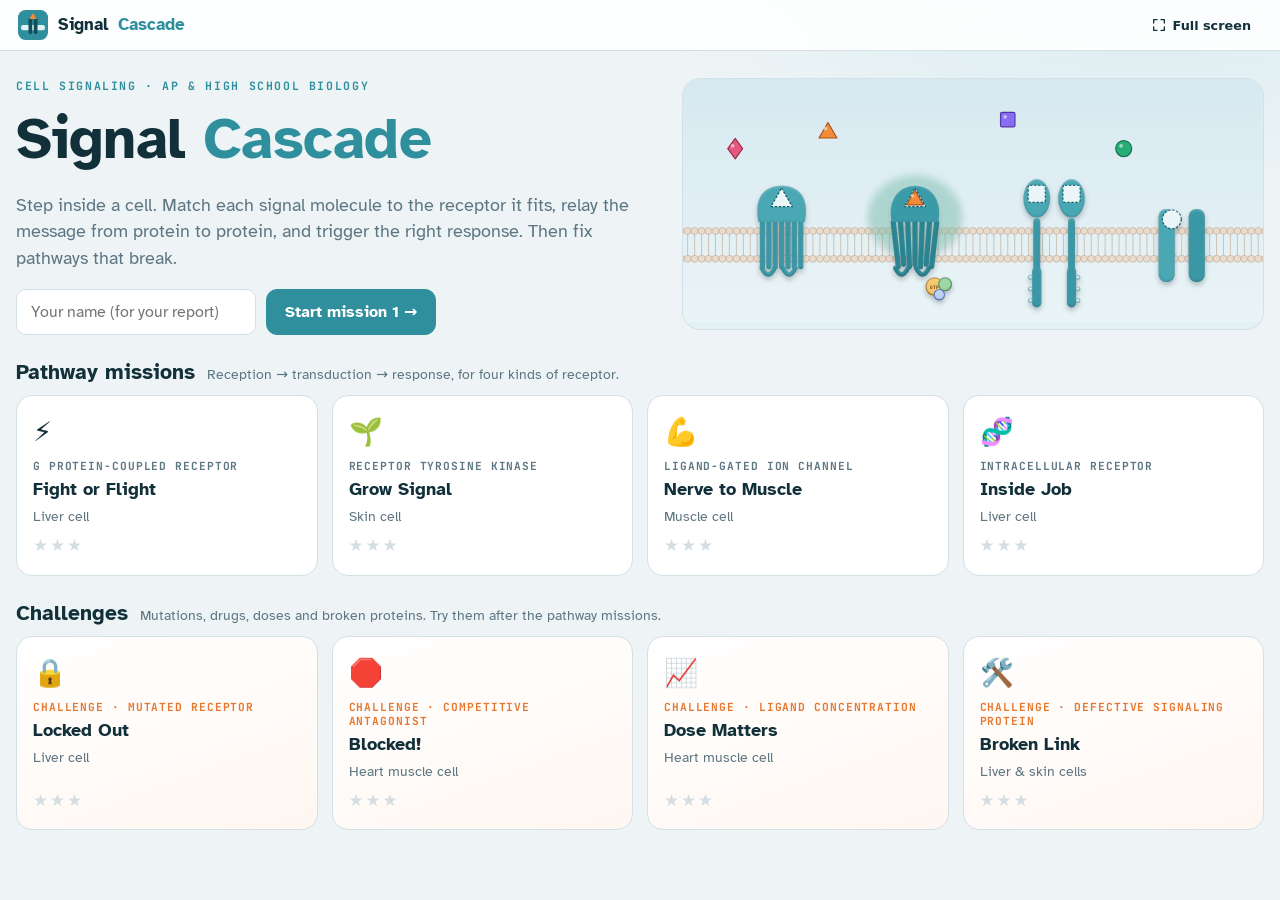
<file: games/signal-cascade/index.html>
<!DOCTYPE html>
<html lang="en">
<head>
<meta charset="UTF-8">
<meta name="viewport" content="width=device-width, initial-scale=1">
<title>Signal Cascade</title>
<meta name="description" content="A cell-signaling game for AP and high school biology: bind ligands to receptors, relay signal transduction pathways, and diagnose mutated receptors, antagonists, dose effects and defective proteins.">
<link rel="preconnect" href="https://fonts.googleapis.com">
<link href="https://fonts.googleapis.com/css2?family=Atkinson+Hyperlegible:wght@400;700&family=JetBrains+Mono:wght@500;700&display=swap" rel="stylesheet">
<style>
:root{
  --bg:#eef4f6;--panel:#ffffff;--panel2:#f4f8fa;--line:#d3e0e6;--ink:#11303a;--muted:#5d7682;
  --teal:#2f8f9d;--teal2:#4aa7b4;--teal-ink:#0f4f59;--accent:#e8772e;--accent-soft:#fdeee3;
  --good:#1f9d6b;--good-soft:#e2f5ec;--bad:#d64561;--bad-soft:#fbe7ec;--warn:#c98a12;
  --sans:'Atkinson Hyperlegible',system-ui,-apple-system,'Segoe UI',Roboto,sans-serif;
  --mono:'JetBrains Mono',ui-monospace,Menlo,Consolas,monospace;
}
*{box-sizing:border-box}
html,body{margin:0;min-height:100%}
body{font-family:var(--sans);color:var(--ink);background:radial-gradient(900px 500px at 90% -10%,#d4eaf0 0%,transparent 60%),var(--bg);line-height:1.5}
button{font:inherit}
header.top{position:sticky;top:0;z-index:20;display:flex;align-items:center;justify-content:space-between;gap:12px;flex-wrap:wrap;padding:10px 18px;background:rgba(255,255,255,.88);backdrop-filter:blur(8px);border-bottom:1px solid var(--line)}
.logo{display:flex;align-items:center;gap:10px;background:none;border:0;color:var(--ink);font-weight:700;font-size:1.08rem;cursor:pointer;padding:0}
.logo b{color:var(--teal)}
.logo svg{width:30px;height:30px}
.hud{display:flex;gap:8px;align-items:center;flex-wrap:wrap}
.pill{font:600 .78rem var(--mono);padding:5px 10px;border-radius:999px;background:var(--panel2);border:1px solid var(--line);color:var(--muted);white-space:nowrap}
.pill b{color:var(--ink)}
.pill.bad b{color:var(--bad)}
main{max-width:1320px;margin:0 auto;padding:22px 16px 60px}
.btn{display:inline-flex;align-items:center;justify-content:center;gap:8px;padding:10px 18px;border-radius:11px;border:1px solid var(--line);background:var(--panel);color:var(--ink);font-weight:700;cursor:pointer;transition:transform .08s,border-color .15s,filter .15s}
.btn:hover{border-color:var(--teal)}
.btn:active{transform:translateY(1px)}
.btn.primary{background:var(--teal);border-color:var(--teal);color:#fff}
.btn.primary:hover{filter:brightness(1.07)}
.btn.sm{padding:6px 12px;font-size:.88rem;border-radius:9px}
.btn:disabled{opacity:.4;cursor:default}
.row{display:flex;gap:10px;flex-wrap:wrap;align-items:center}
.muted{color:var(--muted)}
.small{font-size:.9rem}
.eyebrow{font:700 .72rem var(--mono);letter-spacing:.14em;text-transform:uppercase;color:var(--teal)}
h1,h2,h3{line-height:1.15;margin:.15em 0 .35em}
.card{background:var(--panel);border:1px solid var(--line);border-radius:16px;padding:20px}

/* home */
.hero{display:grid;grid-template-columns:1.1fr 1fr;gap:26px;align-items:center;margin-bottom:26px}
@media (max-width:860px){.hero{grid-template-columns:1fr}}
.hero h1{font-size:clamp(2.3rem,5.4vw,3.6rem);letter-spacing:-.01em}
.hero h1 span{color:var(--teal)}
.hero p.lead{font-size:1.1rem;color:var(--muted);max-width:56ch}
.hero .art{border-radius:18px;overflow:hidden;border:1px solid var(--line);background:#e3f0f4}
.namebox{display:flex;gap:10px;align-items:center;flex-wrap:wrap;margin-top:14px}
.namebox input{padding:10px 14px;border-radius:10px;border:1px solid var(--line);font:inherit;min-width:240px;background:#fff;color:var(--ink)}
.namebox input:focus,.opt:focus-visible,.btn:focus-visible,.card-step:focus-visible{outline:3px solid #9ad3dc;outline-offset:1px}
.sec-t{margin:26px 0 10px;display:flex;align-items:baseline;gap:12px;flex-wrap:wrap}
.sec-t h2{margin:0;font-size:1.3rem}
.mgrid{display:grid;grid-template-columns:repeat(auto-fill,minmax(250px,1fr));gap:14px}
.mcard{text-align:left;background:var(--panel);border:1px solid var(--line);border-radius:16px;padding:16px;cursor:pointer;color:var(--ink);display:flex;flex-direction:column;gap:6px;transition:transform .15s,border-color .15s,box-shadow .15s}
.mcard:hover{transform:translateY(-3px);border-color:var(--teal);box-shadow:0 8px 20px rgba(17,48,58,.08)}
.mcard .ic{font-size:1.7rem}
.mcard h3{margin:0;font-size:1.12rem}
.mcard .tg{font:700 .7rem var(--mono);letter-spacing:.08em;text-transform:uppercase;color:var(--muted)}
.mcard .stars{margin-top:auto;font-size:1.05rem;letter-spacing:2px;color:#f0b429}
.mcard .stars i{font-style:normal;color:#d3dde2}
.mcard.ch{background:linear-gradient(160deg,#fff,#fff7f1)}
.mcard.ch .tg{color:var(--accent)}

/* play */
.play{display:grid;grid-template-columns:minmax(0,1fr) 380px;gap:16px;align-items:start}
@media (max-width:1080px){.play{grid-template-columns:1fr}}
.stage{position:relative;background:#fff;border:1px solid var(--line);border-radius:18px;overflow:hidden;touch-action:none;user-select:none;-webkit-user-select:none}
.stage svg{display:block;width:100%;height:auto}
.sheet{display:grid;gap:12px;align-content:start}
.sheet .card{padding:16px}
.phases{display:flex;gap:6px;flex-wrap:wrap;margin-top:8px}
.phases span{font:700 .7rem var(--mono);letter-spacing:.06em;text-transform:uppercase;padding:4px 9px;border-radius:999px;background:var(--panel2);border:1px solid var(--line);color:var(--muted)}
.phases span.on{background:var(--teal);border-color:var(--teal);color:#fff}
.phases span.done{background:var(--good-soft);border-color:#a9dfc6;color:var(--good)}
.brief{font-size:1rem}
.instr{background:var(--panel2);border-left:3px solid var(--teal);padding:10px 12px;border-radius:0 10px 10px 0;font-size:.95rem}
.msg{padding:10px 12px;border-radius:10px;font-size:.95rem}
.msg:empty{display:none}
.msg.good{background:var(--good-soft);color:#126346;border:1px solid #a9dfc6}
.msg.bad{background:var(--bad-soft);color:#8f1f37;border:1px solid #f1b5c3}
.msg.info{background:#e8f3f6;color:var(--teal-ink);border:1px solid #c3e0e6}
.hint{background:#fff8e6;border:1px dashed #e7c46a;color:#6f5200;padding:10px 12px;border-radius:10px;font-size:.93rem}
.cards{display:grid;gap:8px}
.card-step{text-align:left;padding:10px 12px;border-radius:11px;border:1px solid var(--line);background:#fff;color:var(--ink);cursor:pointer;font-weight:600;display:flex;gap:10px;align-items:flex-start;transition:border-color .15s,transform .1s}
.card-step:hover:not(:disabled){border-color:var(--teal)}
.card-step .k{font:700 .75rem var(--mono);width:24px;height:24px;border-radius:7px;display:grid;place-items:center;background:var(--panel2);flex:none;color:var(--muted)}
.card-step.used{opacity:.45;text-decoration:line-through}
.card-step:disabled{cursor:default}
@keyframes shake{0%,100%{transform:translateX(0)}25%{transform:translateX(-6px)}75%{transform:translateX(6px)}}
.shake{animation:shake .3s}
.opts{display:grid;gap:8px}
.opt{text-align:left;padding:11px 13px;border-radius:11px;border:1px solid var(--line);background:#fff;color:var(--ink);cursor:pointer;display:flex;gap:10px;align-items:flex-start}
.opt:hover:not(:disabled){border-color:var(--teal)}
.opt .k{font:700 .75rem var(--mono);width:24px;height:24px;border-radius:7px;display:grid;place-items:center;background:var(--panel2);flex:none}
.opt.right{border-color:var(--good);background:var(--good-soft)}
.opt.wrong{border-color:var(--bad);background:var(--bad-soft)}
.opt:disabled{cursor:default}
.q{font-weight:700;font-size:1.04rem;margin:0 0 10px}
.tasks{display:grid;gap:8px;margin:0;padding:0;list-style:none}
.tasks li{display:grid;grid-template-columns:22px 1fr;gap:8px;align-items:start;font-size:.95rem}
.tasks li .ck{width:20px;height:20px;border-radius:50%;border:2px solid var(--line);display:grid;place-items:center;font-size:.7rem;margin-top:2px}
.tasks li.done .ck{background:var(--good);border-color:var(--good);color:#fff}
.tasks .hold{height:5px;border-radius:3px;background:var(--line);overflow:hidden;margin-top:5px}
.tasks .hold i{display:block;height:100%;background:var(--teal);width:0}
.ctl label{display:flex;justify-content:space-between;font-weight:700;font-size:.95rem;margin-bottom:6px}
.ctl label b{font-family:var(--mono);color:var(--accent)}
input[type=range]{width:100%;accent-color:var(--teal)}
.meters{display:grid;gap:8px}
.meter{display:grid;grid-template-columns:120px 1fr 48px;gap:8px;align-items:center;font-size:.86rem}
.meter .bar{height:12px;border-radius:6px;background:var(--panel2);border:1px solid var(--line);overflow:hidden}
.meter .bar i{display:block;height:100%;width:0;transition:width .15s}
.meter span:last-child{font-family:var(--mono);text-align:right;font-weight:700}
.toggle{display:flex;gap:8px;align-items:center;font-weight:700;font-size:.95rem;cursor:pointer}
.toggle input{width:18px;height:18px;accent-color:var(--accent)}
.done-box{text-align:center}
.done-box .big-stars{font-size:2.2rem;letter-spacing:6px;color:#f0b429}
.done-box .big-stars i{font-style:normal;color:#d3dde2}
.tiles{display:grid;grid-template-columns:repeat(3,1fr);gap:8px;margin:12px 0}
.tile{background:var(--panel2);border:1px solid var(--line);border-radius:10px;padding:8px}
.tile b{display:block;font:700 1.15rem var(--mono)}
.tile span{font-size:.74rem;color:var(--muted);text-transform:uppercase;letter-spacing:.06em}
.why{color:var(--muted);font-size:.93rem;margin-top:8px}
.amp{font:700 .85rem var(--mono);color:var(--accent)}

/* report */
.rtable{width:100%;border-collapse:collapse;font-size:.95rem}
.rtable th,.rtable td{padding:9px 10px;border-bottom:1px solid var(--line);text-align:left;vertical-align:top}
.rtable th{font:700 .7rem var(--mono);letter-spacing:.1em;text-transform:uppercase;color:var(--muted)}
.toast{position:fixed;left:50%;bottom:22px;transform:translate(-50%,30px);opacity:0;background:var(--ink);color:#fff;padding:10px 18px;border-radius:999px;font-weight:700;transition:all .25s;pointer-events:none;z-index:50}
.toast.on{opacity:1;transform:translate(-50%,0)}

/* svg text */
.ltx{font:700 13px var(--sans);fill:#17414b;text-anchor:middle;paint-order:stroke;stroke:#ffffffcc;stroke-width:4px;stroke-linejoin:round}
.rlab{font:700 12.5px var(--sans);fill:var(--teal-ink);text-anchor:middle;paint-order:stroke;stroke:#ffffffdd;stroke-width:4px}
.zone{font:700 11px var(--mono);letter-spacing:.14em;fill:#7f99a3}
.nodet{font:700 14px var(--sans);fill:var(--ink);text-anchor:middle}
.nodes{font:700 11px var(--mono);fill:var(--accent);text-anchor:middle}
.lig{cursor:grab}
.lig.dragging{cursor:grabbing}
.lig.sel .ring{opacity:1}
.ring{opacity:0}
@keyframes pulse{0%{opacity:.9}100%{opacity:0}}
.pulse{animation:pulse 1.1s ease-out forwards}
@media print{header.top,.noprint{display:none!important}body{background:#fff}}
@media (prefers-reduced-motion:reduce){.mcard,.btn{transition:none}}
</style>
</head>
<body>
<header class="top">
  <button class="logo" id="homeBtn" title="All missions"><svg viewBox="0 0 40 40" aria-hidden="true"><rect width="40" height="40" rx="10" fill="#2f8f9d"/><rect x="4" y="20" width="32" height="7" rx="3" fill="#dff1f4"/><rect x="14" y="10" width="5" height="22" rx="2.5" fill="#0f4f59"/><rect x="21" y="10" width="5" height="22" rx="2.5" fill="#0f4f59"/><polygon points="20,4 25,12 15,12" fill="#f28c38"/></svg>Signal <b>Cascade</b></button>
  <div class="hud" id="hud"></div>
</header>
<main id="app"></main>
<div class="toast" id="toast" role="status"></div>

<script>
'use strict';
/* =====================================================================
   SIGNAL CASCADE — a cell-signaling game for high school and AP Biology
   Four pathway missions (GPCR, receptor tyrosine kinase, ligand-gated ion
   channel, intracellular receptor): drag the right ligand into the binding
   site it fits, relay the signal step by step, then choose the response.
   Four challenges: a mutated receptor, a competitive antagonist, ligand
   concentration, and a defective signaling protein.
   Single file, no build step. Edit the MISSIONS data to change content.
   ===================================================================== */

const $ = (s, r = document) => r.querySelector(s), $$ = (s, r = document) => [...r.querySelectorAll(s)];
const esc = s => String(s).replace(/[&<>"']/g, c => ({ '&': '&amp;', '<': '&lt;', '>': '&gt;', '"': '&quot;', "'": '&#39;' }[c]));
const shuffle = a => { a = a.slice(); for (let i = a.length - 1; i > 0; i--) { const j = Math.floor(Math.random() * (i + 1)); [a[i], a[j]] = [a[j], a[i]]; } return a; };
const store = { get(k, d) { try { const v = localStorage.getItem('sigcas:' + k); return v == null ? d : JSON.parse(v); } catch (e) { return d; } }, set(k, v) { try { localStorage.setItem('sigcas:' + k, JSON.stringify(v)); } catch (e) {} } };
let toastT; function toast(t) { const el = $('#toast'); el.textContent = t; el.classList.add('on'); clearTimeout(toastT); toastT = setTimeout(() => el.classList.remove('on'), 1800); }
const fmtTime = s => Math.floor(s / 60) + ':' + String(s % 60).padStart(2, '0');

/* ---------------- molecules ---------------- */
const LIG = {
  epi:  { name: 'Epinephrine',   shape: 'tri',  color: '#f28c38', dark: '#a8521a' },
  ins:  { name: 'Insulin',       shape: 'dia',  color: '#e4587f', dark: '#9c2a4c' },
  egf:  { name: 'EGF',           shape: 'sq',   color: '#8a6cf0', dark: '#4f37a8' },
  ach:  { name: 'Acetylcholine', shape: 'circ', color: '#29ad78', dark: '#13714b' },
  cort: { name: 'Cortisol',      shape: 'hex',  color: '#e2a91a', dark: '#8f6a06', lipid: true },
  prop: { name: 'Propranolol',   shape: 'tri',  color: '#8b95a7', dark: '#4c5566' }
};

/* ---------------- missions ---------------- */
const MISSIONS = [
  { id: 'gpcr', kind: 'path', icon: '⚡', title: 'Fight or Flight', tag: 'G protein-coupled receptor', cell: 'Liver cell',
    brief: 'Your heart is pounding before a big race, and your adrenal glands release the fight-or-flight hormone into your blood. Deliver it to this liver cell so the cell releases sugar for your muscles.',
    hint: 'The fight-or-flight hormone is epinephrine (adrenaline). A ligand binds only to a receptor whose binding site has a complementary shape.',
    target: 'epi', ligands: ['epi', 'ins', 'ach', 'egf'],
    receptors: [
      { kind: 'rtk', x: 190, fits: ['dia', 'dia'], name: 'Insulin receptor (receptor tyrosine kinase)' },
      { kind: 'gpcr', x: 500, fits: ['tri'], name: 'β-adrenergic receptor (G protein-coupled receptor)', target: true },
      { kind: 'gpcr', x: 810, fits: ['star'], name: 'Glucagon receptor (G protein-coupled receptor)' }],
    steps: [
      { t: 'The G protein swaps GDP for GTP', s: 'G protein (GTP)', amp: '10²', why: 'The activated receptor makes the G protein release GDP and pick up GTP, which switches it on.' },
      { t: 'Adenylyl cyclase is activated', s: 'Adenylyl cyclase', amp: '10²', why: 'The GTP-bound G protein moves along the membrane and switches on the enzyme adenylyl cyclase.' },
      { t: 'ATP is converted to cAMP', s: 'cAMP · 2nd messenger', amp: '10⁴', why: 'Adenylyl cyclase turns ATP into cyclic AMP, a small second messenger that spreads through the cytoplasm.' },
      { t: 'Protein kinase A is activated', s: 'Protein kinase A', amp: '10⁴', why: 'cAMP binds and activates protein kinase A (PKA).' },
      { t: 'Phosphorylase kinase is phosphorylated', s: 'Phosphorylase kinase', amp: '10⁵', why: 'PKA adds phosphate groups to phosphorylase kinase. Each kinase activates many copies of the next one.' },
      { t: 'Glycogen phosphorylase is activated', s: 'Glycogen phosphorylase', amp: '10⁶', why: 'Phosphorylase kinase switches on glycogen phosphorylase, the enzyme that breaks glycogen down.' }],
    decoys: [
      { t: 'Ras swaps GDP for GTP', why: 'Ras is a relay protein in receptor tyrosine kinase pathways, not in this GPCR pathway.' },
      { t: 'The two receptor halves pair up (dimerize)', why: 'Dimerization is how receptor tyrosine kinases start. A GPCR works as a single protein.' }],
    response: { q: 'What does the liver cell do now?', fx: 'glucose', banner: '10⁸ glucose molecules released',
      a: ['It breaks down glycogen and releases glucose into the blood', 'It divides into two cells', 'It contracts', 'It makes new insulin receptors'],
      why: ['Glycogen phosphorylase breaks glycogen into glucose, and the liver releases it for your muscles. One epinephrine molecule can lead to about 10⁸ glucose molecules: that’s signal amplification.',
        'Cell division is the response to growth factors through receptor tyrosine kinase pathways.', 'Contraction is a muscle-cell response.', 'Making new proteins needs gene expression. This fast response uses enzymes the cell already has.'] },
    checks: [
      { q: 'Why is cAMP called a “second messenger”?', a: ['It carries the signal inside the cell after the first messenger (epinephrine) binds outside', 'It is the second hormone released by the adrenal gland', 'It binds to the receptor after epinephrine leaves', 'It carries the signal from the cell back to the brain'], e: 'Epinephrine never enters the cell. cAMP relays its message through the cytoplasm.' },
      { q: 'One epinephrine molecule leads to millions of glucose molecules. What is this called?', a: ['Signal amplification', 'Negative feedback', 'Signal reception', 'Osmosis'], e: 'Each enzyme in the cascade activates many copies of the next one, so the signal grows at every step.' },
      { q: 'How does the cell switch this signal off when epinephrine is gone?', a: ['The G protein turns GTP into GDP, and phosphodiesterase breaks down cAMP', 'The receptor is digested by the lysosome every time', 'The cell pumps glucose back in', 'Epinephrine changes into cAMP'], e: 'G proteins inactivate themselves by hydrolyzing GTP, and phosphodiesterase removes cAMP, so the response stops quickly.' }] },

  { id: 'rtk', kind: 'path', icon: '🌱', title: 'Grow Signal', tag: 'Receptor tyrosine kinase', cell: 'Skin cell',
    brief: 'You scraped your knee. Nearby cells release epidermal growth factor (EGF) to tell skin cells to divide and close the wound. This receptor has two halves, and each half needs its own ligand.',
    hint: 'EGF is the growth factor. Drop one EGF into each half of the receptor whose sites fit it.',
    target: 'egf', ligands: ['egf', 'egf', 'epi', 'cort'],
    receptors: [
      { kind: 'gpcr', x: 180, fits: ['tri'], name: 'β-adrenergic receptor (GPCR)' },
      { kind: 'rtk', x: 510, fits: ['sq', 'sq'], name: 'EGF receptor (receptor tyrosine kinase)', target: true },
      { kind: 'gpcr', x: 830, fits: ['star'], name: 'Glucagon receptor (GPCR)' }],
    steps: [
      { t: 'The two receptor halves pair up (dimerize)', s: 'Dimerization', why: 'With a ligand bound to each half, the two halves come together to form a dimer.' },
      { t: 'Tyrosines on the tails are phosphorylated', s: 'Autophosphorylation', why: 'Each half adds phosphate groups (from ATP) to tyrosines on the other half’s tail.' },
      { t: 'Relay proteins dock, and Ras swaps GDP for GTP', s: 'Ras (GTP)', why: 'Relay proteins bind the phosphorylated tyrosines and switch on Ras, a small G protein.' },
      { t: 'Raf kinase is activated', s: 'Raf', why: 'Active Ras switches on Raf, the first kinase of the MAP kinase cascade.' },
      { t: 'MEK is phosphorylated', s: 'MEK', why: 'Raf phosphorylates MEK, the next kinase in the cascade.' },
      { t: 'MAP kinase (ERK) moves into the nucleus', s: 'MAP kinase → nucleus', why: 'MEK phosphorylates MAP kinase, which moves into the nucleus and activates transcription factors.' }],
    decoys: [
      { t: 'ATP is converted to cAMP', why: 'cAMP is the second messenger in GPCR pathways like epinephrine’s, not in this one.' },
      { t: 'The channel opens and Na⁺ rushes in', why: 'That’s a ligand-gated ion channel. A receptor tyrosine kinase is an enzyme, not a channel.' }],
    response: { q: 'What does the skin cell do now?', fx: 'divide', banner: 'Cell-division genes switched on',
      a: ['It turns on genes for cell division and divides', 'It releases glucose into the blood', 'It contracts', 'Nothing: the signal stays at the membrane'],
      why: ['Transcription factors switch on genes that drive the cell cycle, and the cell divides to close the wound.', 'Releasing glucose is the liver’s response to epinephrine or glucagon.', 'Contraction is a muscle-cell response.', 'The MAP kinase cascade carries the signal all the way into the nucleus.'] },
    checks: [
      { q: 'What does a kinase do?', a: ['It adds phosphate groups to other molecules', 'It removes phosphate groups from proteins', 'It turns ATP into cAMP', 'It lets ions cross the membrane'], e: 'Kinases transfer a phosphate from ATP. Phosphatases remove phosphates to switch the signal off.' },
      { q: 'A mutation keeps Ras stuck in its GTP-bound (on) form. What happens?', a: ['The cell keeps dividing even without growth factor', 'The cell can never divide again', 'The receptor can’t bind EGF', 'Nothing changes, because EGF is still needed'], e: 'Ras stuck “on” sends a division signal nonstop. Ras mutations are found in many cancers.' },
      { q: 'Why can one receptor tyrosine kinase trigger several responses at once?', a: ['Each phosphorylated tyrosine can dock a different relay protein', 'It binds a different ligand on each half', 'It moves into the nucleus', 'It makes several kinds of cAMP'], e: 'Different relay proteins dock at different phosphotyrosines and start different pathways at the same time.' }] },

  { id: 'chan', kind: 'path', icon: '💪', title: 'Nerve to Muscle', tag: 'Ligand-gated ion channel', cell: 'Muscle cell',
    brief: 'You decide to lift your arm. A motor neuron releases a neurotransmitter into the gap next to this muscle cell. Deliver it so the muscle responds within milliseconds.',
    hint: 'The neurotransmitter at nerve–muscle junctions is acetylcholine.',
    target: 'ach', ligands: ['ach', 'epi', 'ins', 'egf'],
    receptors: [
      { kind: 'gpcr', x: 190, fits: ['tri'], name: 'β-adrenergic receptor (GPCR)' },
      { kind: 'channel', x: 500, fits: ['circ'], name: 'Acetylcholine receptor (ligand-gated ion channel)', target: true },
      { kind: 'rtk', x: 810, fits: ['dia', 'dia'], name: 'Insulin receptor (receptor tyrosine kinase)' }],
    steps: [
      { t: 'The channel changes shape and opens', s: 'Channel opens', why: 'Binding changes the receptor’s shape, opening a pore through the membrane.' },
      { t: 'Na⁺ ions rush into the cell', s: 'Na⁺ flows in', why: 'Sodium ions flow in down their concentration gradient. They’re charged, so they can only cross through the channel.' },
      { t: 'The membrane depolarizes', s: 'Depolarization', why: 'Positive charge entering the cell makes the inside less negative, starting an electrical signal along the muscle fiber.' },
      { t: 'Ca²⁺ is released inside the muscle cell', s: 'Ca²⁺ released', why: 'The electrical signal triggers the release of stored calcium ions inside the cell.' }],
    decoys: [
      { t: 'The G protein swaps GDP for GTP', why: 'G proteins belong to GPCR pathways. This receptor is a channel: binding opens it directly.' },
      { t: 'The hormone–receptor complex enters the nucleus', why: 'That’s an intracellular-receptor pathway. Acetylcholine never enters the cell.' }],
    response: { q: 'What does the muscle cell do now?', fx: 'contract', banner: 'Muscle fiber contracts',
      a: ['It contracts', 'It divides', 'It makes new proteins over several hours', 'It releases glucose into the blood'],
      why: ['Calcium lets the muscle’s proteins slide past each other, so the fiber contracts, all within milliseconds.', 'Division is a response to growth factors.', 'That’s the slow gene-expression response of steroid hormones.', 'Releasing glucose into the blood is a liver-cell response.'] },
    checks: [
      { q: 'Why is this response so much faster than cortisol’s response?', a: ['It changes ion flow directly instead of making new proteins', 'Acetylcholine is a larger molecule', 'Muscle cells have no nucleus', 'Ion channels use more ATP'], e: 'Opening a channel takes milliseconds. Making new proteins through gene expression takes hours.' },
      { q: 'Why do ions need a channel to cross the membrane?', a: ['They’re charged, so they can’t pass through the hydrophobic middle of the bilayer', 'They’re too large to fit between phospholipids', 'The membrane has no water', 'Channels give them energy'], e: 'The nonpolar fatty-acid tails block charged particles, so ions need a protein channel.' },
      { q: 'An enzyme in the gap quickly breaks down acetylcholine. Why does that matter?', a: ['It ends the signal so the muscle can relax', 'It makes the signal stronger', 'It lets acetylcholine enter the cell', 'It recycles the receptor'], e: 'Removing the ligand lets the channel close. Without that, the muscle would stay contracted.' }] },

  { id: 'intra', kind: 'path', icon: '🧬', title: 'Inside Job', tag: 'Intracellular receptor', cell: 'Liver cell',
    brief: 'After days of stress, your adrenal glands release cortisol, a steroid hormone. Deliver it to its receptor in this liver cell. Look carefully: where is that receptor?',
    hint: 'Cortisol is a steroid: small and nonpolar. It can diffuse straight through the phospholipid bilayer, so its receptor is inside the cell.',
    target: 'cort', ligands: ['cort', 'epi', 'ins', 'ach'],
    receptors: [
      { kind: 'gpcr', x: 180, fits: ['tri'], name: 'β-adrenergic receptor (GPCR)' },
      { kind: 'intra', x: 500, fits: ['hex'], name: 'Glucocorticoid receptor (intracellular receptor)', target: true },
      { kind: 'rtk', x: 820, fits: ['dia', 'dia'], name: 'Insulin receptor (receptor tyrosine kinase)' }],
    steps: [
      { t: 'The receptor changes shape and releases its chaperone protein', s: 'Receptor activated', why: 'Binding changes the receptor’s shape, and the chaperone protein that held it inactive lets go.' },
      { t: 'The hormone–receptor complex enters the nucleus', s: 'Enters nucleus', why: 'The complex moves through a nuclear pore.' },
      { t: 'The complex binds a specific DNA sequence', s: 'Binds DNA', why: 'The complex acts as a transcription factor, binding the control region of specific genes.' },
      { t: 'The gene is transcribed into mRNA', s: 'Transcription', why: 'RNA polymerase copies the target genes into mRNA.' },
      { t: 'mRNA is translated into new enzymes', s: 'Translation', why: 'Ribosomes build new enzymes from the mRNA.' }],
    decoys: [
      { t: 'ATP is converted to cAMP', why: 'cAMP relays signals from membrane receptors. Cortisol’s receptor works inside the cell.' },
      { t: 'Ras swaps GDP for GTP', why: 'Ras is part of receptor tyrosine kinase pathways.' }],
    response: { q: 'What does the liver cell do now?', fx: 'protein', banner: 'New enzymes made over hours',
      a: ['It makes new enzymes that raise blood glucose over several hours', 'It contracts within milliseconds', 'It divides immediately', 'It releases all its glycogen in seconds'],
      why: ['Cortisol changes which genes are expressed, so the cell makes new enzymes (for example, for making glucose). Gene expression is slow but lasts a long time.', 'Fast contraction comes from ion channels in muscle cells.', 'Division is a growth-factor response.', 'Fast glycogen breakdown is the epinephrine (GPCR) response.'] },
    checks: [
      { q: 'Why can cortisol cross the plasma membrane but epinephrine can’t?', a: ['Cortisol is small and nonpolar (lipid-soluble); epinephrine is polar', 'Cortisol is pumped in by active transport', 'Epinephrine is much larger than any protein', 'Cortisol makes holes in the membrane'], e: 'Nonpolar steroids dissolve through the lipid bilayer. Polar and charged signals need membrane receptors.' },
      { q: 'In this pathway, the hormone–receptor complex acts as a…', a: ['Transcription factor', 'Second messenger', 'Kinase', 'Ion channel'], e: 'It binds DNA and controls which genes are transcribed.' },
      { q: 'A cell has no glucocorticoid receptors. What happens when cortisol arrives?', a: ['Nothing: cortisol enters the cell but triggers no response', 'Cortisol binds a GPCR instead', 'The cell bursts', 'The cell makes its own receptors immediately'], e: 'A cell responds only if it has the matching receptor, even when the signal gets inside.' }] },

  { id: 'mut', kind: 'mut', icon: '🔒', title: 'Locked Out', tag: 'Challenge · mutated receptor', cell: 'Liver cell', challenge: true,
    brief: 'A patient’s blood glucose doesn’t rise during exercise, even though their epinephrine levels are normal. Their liver cells carry a mutation in the β-adrenergic receptor gene. Test a healthy receptor and the patient’s receptor.',
    hint: 'Drop one epinephrine molecule on each receptor, then compare the two binding sites closely.',
    checks: [
      { q: 'Why can’t epinephrine bind the patient’s receptor?', a: ['The mutation changed amino acids in the binding site, so its shape no longer fits epinephrine', 'The mutation changed the shape of epinephrine', 'Epinephrine is too large to leave the blood', 'The patient’s receptor is inside the cell'], e: 'A gene mutation changes the protein’s amino acids. A changed binding site no longer has a complementary shape.' },
      { q: 'The doctor suggests doubling the patient’s epinephrine. Will that fix the problem?', a: ['No. More ligand can’t help if it can’t fit the binding site at all', 'Yes. More ligand always means more binding', 'Yes, because epinephrine will change shape to fit', 'No, because extra epinephrine is broken down right away'], e: 'Raising concentration helps only when binding is possible. This site can’t bind epinephrine at any concentration.' }] },

  { id: 'anta', kind: 'anta', icon: '🛑', title: 'Blocked!', tag: 'Challenge · competitive antagonist', cell: 'Heart muscle cell', challenge: true,
    brief: 'A patient takes propranolol, a β-blocker, to slow their heart rate. Propranolol is a competitive antagonist: it fits the β-adrenergic receptor’s binding site but doesn’t activate it. Raise epinephrine until most receptors are activated anyway.',
    hint: 'Each empty receptor is up for grabs. The more epinephrine molecules there are compared with propranolol, the more often epinephrine wins.',
    checks: [
      { q: 'Why could more epinephrine overcome the β-blocker?', a: ['Both compete for the same binding site, so more epinephrine wins more of the binding events', 'Epinephrine destroys propranolol', 'Propranolol stops working after a few seconds', 'Epinephrine binds a different site on the receptor'], e: 'In competitive inhibition, the ligand and antagonist compete for one site. Raising the ligand concentration tips the odds.' },
      { q: 'A different drug binds a separate (allosteric) site and locks the receptor “off.” Would raising epinephrine overcome it?', a: ['No. It doesn’t compete for the binding site, so more epinephrine can’t push it out', 'Yes. More ligand always overcomes an inhibitor', 'Yes, because epinephrine would bind the allosteric site', 'No, because epinephrine would be blocked from the blood'], e: 'Noncompetitive (allosteric) inhibitors change the receptor elsewhere, so extra ligand doesn’t help.' }] },

  { id: 'dose', kind: 'dose', icon: '📈', title: 'Dose Matters', tag: 'Challenge · ligand concentration', cell: 'Heart muscle cell', challenge: true,
    brief: 'How much signal does a cell need? Change the epinephrine concentration and watch how many of the 24 receptors are bound. Binding is random: at a higher concentration, each receptor has a higher chance of being bound at any moment.',
    hint: 'Try very low and very high concentrations first. Record points across the whole range to see the curve’s shape.',
    checks: [
      { q: 'About what concentration bound half of the receptors?', a: ['About 5 nM', 'About 0.5 nM', 'About 50 nM', 'About 200 nM'], e: 'Half the receptors are bound when the ligand concentration equals the receptor’s dissociation constant (here 5 nM). Lower values mean tighter binding.' },
      { q: 'Raising epinephrine from 100 nM to 200 nM barely changes the response. Why?', a: ['Almost all receptors are already bound (saturated), so extra ligand has few free receptors to bind', 'The extra epinephrine breaks down instantly', 'High concentrations block the receptors', 'The cell stops making cAMP'], e: 'The response levels off once nearly every receptor is occupied. That’s saturation.' }] },

  { id: 'broken', kind: 'broken', icon: '🛠️', title: 'Broken Link', tag: 'Challenge · defective signaling protein', cell: 'Liver & skin cells', challenge: true,
    brief: 'Two patients, two broken pathways. In each round, run the signal, watch where it goes, and click the faulty protein.',
    hint: 'Proteins that light up are working (or being switched on). Find where the pattern changes.' }
];

/* ---------------- state ---------------- */
const G = { name: store.get('name', ''), best: store.get('best', {}), results: {}, run: null };
const MAX = MISSIONS.length;

/* ---------------- SVG helpers ---------------- */
function shapeEl(sh, s, attrs) {
  const P = pts => `<polygon points="${pts.map(p => p[0].toFixed(1) + ',' + p[1].toFixed(1)).join(' ')}" ${attrs}/>`;
  const poly = n => Array.from({ length: n }, (_, i) => { const a = -Math.PI / 2 + i * 2 * Math.PI / n; return [Math.cos(a) * s, Math.sin(a) * s]; });
  if (sh === 'circ') return `<circle r="${(s * .86).toFixed(1)}" ${attrs}/>`;
  if (sh === 'sq') return `<rect x="${-s * .78}" y="${-s * .78}" width="${s * 1.56}" height="${s * 1.56}" rx="${s * .18}" ${attrs}/>`;
  if (sh === 'tri') return P(poly(3).map(([x, y]) => [x * 1.12, y * 1.12 + s * .18]));
  if (sh === 'hex') return P(poly(6));
  if (sh === 'dia') return P([[0, -s * 1.1], [s * .8, 0], [0, s * 1.1], [-s * .8, 0]]);
  if (sh === 'star') return P(Array.from({ length: 10 }, (_, i) => { const a = -Math.PI / 2 + i * Math.PI / 5, r = i % 2 ? s * .5 : s * 1.08; return [Math.cos(a) * r, Math.sin(a) * r]; }));
  return '';
}
function ligGlyph(key, label = true, size = 16) {
  const L = LIG[key];
  return `<circle class="ring" r="${size + 9}" fill="none" stroke="#2f8f9d" stroke-width="3" stroke-dasharray="5 4"/>`
    + shapeEl(L.shape, size, `fill="${L.color}" stroke="${L.dark}" stroke-width="2"`)
    + `<circle cx="${-size * .28}" cy="${-size * .3}" r="${size * .2}" fill="#fff" opacity=".55"/>`
    + (L.lipid ? `<path d="M${-size * .45},${size * .15} h${size * .9}" stroke="${L.dark}" stroke-width="1.6" opacity=".7"/>` : '')
    + (label ? `<text class="ltx" y="${size + 20}">${esc(L.name)}</text>` : '');
}
function pocketEl(sh, mutant) {
  return shapeEl(sh, 19, 'fill="#eaf5f7" stroke="#165b66" stroke-width="2" stroke-dasharray="4 3"')
    + (mutant ? '<circle cx="5" cy="1" r="8" fill="#3e9fad" stroke="#165b66" stroke-width="2"/><circle cx="3" cy="-1" r="2.4" fill="#fff" opacity=".6"/>' : '');
}
const MEM_Y = 250, MEM_B = 310;
function backgroundSVG(cellName, nucleus) {
  let s = `<defs><linearGradient id="exo" x1="0" y1="0" x2="0" y2="1"><stop offset="0" stop-color="#dcebf1"/><stop offset="1" stop-color="#eaf4f7"/></linearGradient>
    <linearGradient id="cyto" x1="0" y1="0" x2="0" y2="1"><stop offset="0" stop-color="#f8f1e8"/><stop offset="1" stop-color="#f3e9dd"/></linearGradient>
    <filter id="soft" x="-30%" y="-30%" width="160%" height="160%"><feGaussianBlur stdDeviation="6"/></filter></defs>
    <rect width="1000" height="${MEM_Y + 6}" fill="url(#exo)"/><rect y="${MEM_B - 6}" width="1000" height="${620 - MEM_B + 6}" fill="url(#cyto)"/>`;
  for (let x = -4; x < 1010; x += 12) {
    s += `<path d="M${x},${MEM_Y + 12} q3,9 0,18 M${x + 3},${MEM_Y + 12} q-3,9 0,18" stroke="#c9b8a6" stroke-width="1.4" fill="none"/>`;
    s += `<path d="M${x},${MEM_B - 12} q3,-9 0,-18 M${x + 3},${MEM_B - 12} q-3,-9 0,-18" stroke="#c9b8a6" stroke-width="1.4" fill="none"/>`;
    s += `<circle cx="${x + 1.5}" cy="${MEM_Y + 7}" r="6" fill="#e9dccd" stroke="#bda690" stroke-width="1"/><circle cx="${x + 1.5}" cy="${MEM_B - 7}" r="6" fill="#e9dccd" stroke="#bda690" stroke-width="1"/>`;
  }
  if (nucleus) s += `<ellipse cx="500" cy="660" rx="430" ry="62" fill="#efe0f3" stroke="#c7a6d1" stroke-width="2" stroke-dasharray="6 5"/><text class="zone" x="500" y="612" text-anchor="middle">NUCLEUS</text>`;
  s += `<text class="zone" x="16" y="26">OUTSIDE THE CELL</text><text class="zone" x="16" y="608">CYTOPLASM</text>`;
  if (cellName) s += `<g transform="translate(${1000 - 16 - cellName.length * 8 - 18} 10)"><rect width="${cellName.length * 8 + 18}" height="24" rx="12" fill="#ffffffcc" stroke="#c3d6dd"/><text x="${(cellName.length * 8 + 18) / 2}" y="16.5" text-anchor="middle" style="font:700 12px var(--sans);fill:#17414b">${esc(cellName)}</text></g>`;
  return s;
}

/* receptors: positions of pockets, and drawings */
function pockets(r) {
  if (r.kind === 'gpcr') return [[r.x, 200]];
  if (r.kind === 'rtk') { const d = r.active ? 17 : 30; return [[r.x - d, 192], [r.x + d, 192]]; }
  if (r.kind === 'channel') { const g = r.active ? 21 : 13; return [[r.x - g - 4, 236]]; }
  if (r.kind === 'intra') return [[r.x, 352]];
  if (r.kind === 'mini') return [[r.x, 222]];
  return [];
}
function receptorSVG(r) {
  const a = r.active, body = a ? '#2a8492' : '#3a98a6', head = a ? '#3a9aa8' : '#4aa7b4', pk = pockets(r);
  let s = `<g class="rec" data-rec="${r.i}">`;
  if (a) s += `<ellipse cx="${r.kind === 'intra' ? r.x : r.x}" cy="${r.kind === 'intra' ? 362 : 230}" rx="80" ry="${r.kind === 'intra' ? 40 : 70}" fill="#7fe0c5" opacity=".35" filter="url(#soft)"/>`;
  if (r.kind === 'gpcr') {
    for (let i = 0; i < 7; i++) { const hx = r.x - 33 + i * 11; s += `<rect x="${hx - 4.5}" y="${236 + (a && i % 2 ? -4 : 0)}" width="9" height="86" rx="4.5" fill="${body}" transform="rotate(${a ? (i - 3) * 2.2 : 0} ${hx} 280)"/>`; }
    s += `<path d="M${r.x - 40},240 C${r.x - 48},${a ? 206 : 198} ${r.x - 30},178 ${r.x},178 C${r.x + 30},178 ${r.x + 48},${a ? 206 : 198} ${r.x + 40},240 Z" fill="${head}"/>`;
    s += `<path d="M${r.x - 34},320 q11,22 22,0 M${r.x + 2},320 q11,22 22,0" stroke="${body}" stroke-width="8" fill="none" stroke-linecap="round"/>`;
    if (a && !r.noG) s += `<g transform="translate(${r.x + 34} 352)"><circle r="15" fill="#f7c873" stroke="#b7862a" stroke-width="2"/><circle cx="18" cy="-4" r="11" fill="#9ed6a4" stroke="#4e9a5a" stroke-width="2"/><circle cx="8" cy="14" r="9" fill="#bcd0f5" stroke="#5f7fc0" stroke-width="2"/><text y="4" text-anchor="middle" style="font:700 8px var(--mono);fill:#5a3d00">GTP</text></g>`;
  } else if (r.kind === 'rtk') {
    const d = a ? 17 : 30;
    [-1, 1].forEach(sg => { const cx = r.x + sg * d;
      s += `<rect x="${cx - 6}" y="234" width="12" height="90" rx="6" fill="${body}"/><ellipse cx="${cx}" cy="200" rx="23" ry="33" fill="${head}"/>`;
      s += `<rect x="${cx - 8}" y="318" width="16" height="70" rx="8" fill="${body}"/>`;
      [336, 356, 376].forEach(y => { s += r.phos ? `<g transform="translate(${cx + sg * 16} ${y})"><circle r="8" fill="#f28c38" stroke="#a8521a" stroke-width="1.5"/><text y="3.5" text-anchor="middle" style="font:700 10px var(--mono);fill:#fff">P</text></g>` : `<circle cx="${cx + sg * 11}" cy="${y}" r="3.5" fill="#d9eef1" stroke="${body}"/>`; });
    });
  } else if (r.kind === 'channel') {
    const g = a ? 21 : 13;
    [-1, 1].forEach(sg => { const cx = r.x + sg * (g + 13); s += `<rect x="${cx - 14}" y="218" width="28" height="126" rx="13" fill="${sg < 0 ? head : body}"/>`; });
    if (a) s += `<rect x="${r.x - g + 2}" y="222" width="${2 * g - 4}" height="118" rx="6" fill="#bfe8ef" opacity=".55"/>`;
  } else if (r.kind === 'intra') {
    s += `<ellipse cx="${r.x}" cy="362" rx="46" ry="26" fill="${head}"/><ellipse cx="${r.x - 10}" cy="355" rx="18" ry="8" fill="#fff" opacity=".18"/>`;
    if (!r.freed) s += `<g transform="translate(${r.x + 52} 374)"><ellipse rx="22" ry="15" fill="#b9c3cc" stroke="#7d8a96" stroke-width="2"/><text y="4" text-anchor="middle" style="font:700 9px var(--mono);fill:#3d4852">HSP</text></g>`;
  } else if (r.kind === 'mini') {
    s += `<rect x="${r.x - 9}" y="238" width="18" height="80" rx="7" fill="${body}"/><circle cx="${r.x}" cy="226" r="17" fill="${head}"/>`;
    s += shapeEl('tri', 10, `transform="translate(${r.x} 222)" fill="#eaf5f7" stroke="#165b66" stroke-width="1.5"`);
    if (r.occ) s += shapeEl('tri', 8.5, `transform="translate(${r.x} 222)" fill="${LIG[r.occ].color}" stroke="${LIG[r.occ].dark}" stroke-width="1.5"`);
    if (r.occ === 'epi') s += `<circle cx="${r.x}" cy="330" r="6" fill="#7fe0c5" opacity=".9"/>`;
  }
  if (r.kind !== 'mini') pk.forEach(([px, py], j) => { s += `<g transform="translate(${px} ${py})">${pocketEl(r.fits[j], r.mutant)}</g>`; });
  if (r.label) s += r.kind === 'intra' ? `<text class="rlab" x="${r.x + 84}" y="366" style="text-anchor:start">${esc(r.label.replace(' (', '\n(')).split('\n')[0]}</text><text class="rlab" x="${r.x + 84}" y="382" style="text-anchor:start">${esc(r.label.includes('(') ? r.label.slice(r.label.indexOf('(')) : '')}</text>` : `<text class="rlab" x="${r.x}" y="166">${esc(r.label)}</text>`;
  return s + '</g>';
}

/* cascade nodes: 3 on the top row, then 3 back along the bottom row */
const NODE_W = 236, NODE_H = 54;
function nodePos(i) { return i < 3 ? [[230, 500, 770][i], 440] : [[770, 500, 230][i - 3], 548]; }
function nodesSVG(list, from) {
  let s = '';
  if (from && list.length) { const [x0, y0] = nodePos(0), tx = x0 - NODE_W / 2 + 26; s += `<path d="M${from[0]},${from[1]} C${from[0]},${y0 - 40} ${tx},${y0 - 60} ${tx},${y0 - NODE_H / 2 - 4}" stroke="${list[0].st === 'off' || list[0].st === 'empty' ? '#c7d6dc' : '#2f8f9d'}" stroke-width="3" fill="none" marker-end="url(#arw)"/>`; }
  list.forEach((n, i) => {
    const [x, y] = nodePos(i);
    if (i > 0) { const [px, py] = nodePos(i - 1), on = n.st !== 'off' && n.st !== 'empty' && n.st !== 'dead'; const c = on ? '#2f8f9d' : '#c7d6dc';
      if (py === y) { const dir = x > px ? 1 : -1; s += `<line x1="${px + dir * NODE_W / 2}" y1="${y}" x2="${x - dir * (NODE_W / 2 + 6)}" y2="${y}" stroke="${c}" stroke-width="3" marker-end="url(#arw)"/>`; }
      else s += `<line x1="${x}" y1="${py + NODE_H / 2}" x2="${x}" y2="${y - NODE_H / 2 - 6}" stroke="${c}" stroke-width="3" marker-end="url(#arw)"/>`; }
    const st = n.st, fill = st === 'on' ? '#ffffff' : st === 'stuck' ? '#fff1e6' : st === 'dead' ? '#eef1f3' : '#f7fafb';
    const stroke = st === 'on' ? '#2f8f9d' : st === 'stuck' ? '#e8772e' : st === 'dead' ? '#9aa8b0' : '#c7d6dc';
    s += `<g class="node" data-node="${i}" style="${n.click ? 'cursor:pointer' : ''}">`;
    if (st === 'on' && n.fresh) s += `<rect class="pulse" x="${x - NODE_W / 2 - 8}" y="${y - NODE_H / 2 - 8}" width="${NODE_W + 16}" height="${NODE_H + 16}" rx="18" fill="#7fe0c5"/>`;
    if (st === 'stuck') s += `<rect x="${x - NODE_W / 2 - 6}" y="${y - NODE_H / 2 - 6}" width="${NODE_W + 12}" height="${NODE_H + 12}" rx="17" fill="#ffb27a" opacity=".35"/>`;
    s += `<rect x="${x - NODE_W / 2}" y="${y - NODE_H / 2}" width="${NODE_W}" height="${NODE_H}" rx="13" fill="${fill}" stroke="${stroke}" stroke-width="${st === 'empty' ? 2 : 2.5}" ${st === 'empty' ? 'stroke-dasharray="6 5"' : ''}/>`;
    if (st === 'empty') s += `<text class="nodet" x="${x}" y="${y + 5}" style="fill:#9fb2ba">${i + 1} · ?</text>`;
    else { s += `<text class="nodet" x="${x}" y="${y + (n.amp ? 0 : 5)}" style="${st === 'off' || st === 'dead' ? 'fill:#8a9aa2' : ''}">${esc(n.s)}</text>`;
      if (n.amp) s += `<text class="nodes" x="${x}" y="${y + 17}">×${n.amp} molecules</text>`;
      if (st === 'on') s += `<circle cx="${x - NODE_W / 2 + 14}" cy="${y - NODE_H / 2 + 14}" r="5" fill="#29ad78"/>`;
      if (st === 'stuck') s += `<text x="${x + NODE_W / 2 - 10}" y="${y - NODE_H / 2 + 16}" text-anchor="end" style="font:700 10px var(--mono);fill:#c05a14">ON</text>`; }
    s += '</g>';
  });
  return s;
}
const ARROW_DEF = '<marker id="arw" viewBox="0 0 10 10" refX="7" refY="5" markerWidth="7" markerHeight="7" orient="auto-start-reverse"><path d="M0,0 L10,5 L0,10 z" fill="#2f8f9d"/></marker>';

/* ---------------- loop ---------------- */
const LOOP = { fns: [], last: 0, t: 0 };
function frame(now) { const dt = Math.min(.05, (now - (LOOP.last || now)) / 1000); LOOP.last = now; LOOP.t += dt; LOOP.fns.slice().forEach(f => f(dt, LOOP.t)); requestAnimationFrame(frame); }
requestAnimationFrame(frame);
function stopRun() { LOOP.fns = []; G.run = null; }

/* ---------------- screens ---------------- */
function starsHTML(n, cls = '') { return `<span class="${cls}">${[1, 2, 3].map(i => i <= n ? '★' : '<i>★</i>').join('')}</span>`; }
function hud() {
  const r = G.run, h = $('#hud');
  if (!r) { h.innerHTML = Object.keys(G.results).length ? `<button class="btn sm" id="repBtn">📋 My report</button>` : ''; const b = $('#repBtn'); if (b) b.onclick = vReport; return; }
  h.innerHTML = `<span class="pill">Mission <b>${MISSIONS.indexOf(r.def) + 1}/${MAX}</b></span><span class="pill ${r.mistakes ? 'bad' : ''}">Mistakes <b>${r.mistakes}</b></span><span class="pill">⏱ <b id="tm">${fmtTime(r.secs())}</b></span>`;
}
setInterval(() => { const t = $('#tm'); if (t && G.run) t.textContent = fmtTime(G.run.secs()); }, 1000);

function heroArt() {
  let s = `<svg viewBox="0 0 1000 420" aria-hidden="true"><defs><filter id="soft" x="-30%" y="-30%" width="160%" height="160%"><feGaussianBlur stdDeviation="6"/></filter><linearGradient id="hx" x1="0" y1="0" x2="0" y2="1"><stop offset="0" stop-color="#d6e9f0"/><stop offset="1" stop-color="#eaf4f7"/></linearGradient></defs><rect width="1000" height="420" fill="url(#hx)"/>`;
  for (let x = -4; x < 1010; x += 12) s += `<circle cx="${x}" cy="262" r="6" fill="#e9dccd" stroke="#bda690"/><circle cx="${x}" cy="310" r="6" fill="#e9dccd" stroke="#bda690"/><path d="M${x},268 v36" stroke="#c9b8a6" stroke-width="1.4"/>`;
  const rs = [{ kind: 'gpcr', x: 170, fits: ['tri'], i: 0 }, { kind: 'gpcr', x: 400, fits: ['tri'], active: true, i: 1 }, { kind: 'rtk', x: 640, fits: ['sq', 'sq'], i: 2 }, { kind: 'channel', x: 860, fits: ['circ'], i: 3 }];
  rs.forEach(r => { s += `<g transform="translate(0 6)">${receptorSVG(r)}</g>`; });
  s += `<g transform="translate(400 206)">${ligGlyph('epi', false, 15)}</g><g transform="translate(250 90)">${ligGlyph('epi', false)}</g><g transform="translate(560 70)">${ligGlyph('egf', false)}</g><g transform="translate(760 120)">${ligGlyph('ach', false)}</g><g transform="translate(90 120)">${ligGlyph('ins', false)}</g>`;
  return s + '</svg>';
}
function vHome() {
  stopRun(); hud();
  const card = m => { const b = G.best[m.id] || 0; return `<button class="mcard ${m.challenge ? 'ch' : ''}" data-m="${m.id}"><span class="ic">${m.icon}</span><span class="tg">${esc(m.tag)}</span><h3>${esc(m.title)}</h3><span class="small muted">${esc(m.cell)}</span><span class="stars">${[1, 2, 3].map(i => i <= b ? '★' : '<i>★</i>').join('')}</span></button>`; };
  $('#app').innerHTML = `<section class="hero"><div><span class="eyebrow">Cell signaling · AP & high school biology</span><h1>Signal <span>Cascade</span></h1>
      <p class="lead">Step inside a cell. Match each signal molecule to the receptor it fits, relay the message from protein to protein, and trigger the right response. Then fix pathways that break.</p>
      <div class="namebox"><input id="nm" value="${esc(G.name)}" placeholder="Your name (for your report)" aria-label="Your name"><button class="btn primary" id="go1">Start mission 1 →</button></div></div>
    <div class="art">${heroArt()}</div></section>
    <div class="sec-t"><h2>Pathway missions</h2><span class="muted small">Reception → transduction → response, for four kinds of receptor.</span></div>
    <div class="mgrid">${MISSIONS.filter(m => !m.challenge).map(card).join('')}</div>
    <div class="sec-t"><h2>Challenges</h2><span class="muted small">Mutations, drugs, doses and broken proteins. Try them after the pathway missions.</span></div>
    <div class="mgrid">${MISSIONS.filter(m => m.challenge).map(card).join('')}</div>`;
  $('#nm').oninput = e => { G.name = e.target.value; store.set('name', G.name); };
  $('#go1').onclick = () => startMission(MISSIONS[0]);
  $$('[data-m]').forEach(b => b.onclick = () => startMission(MISSIONS.find(m => m.id === b.dataset.m)));
}

/* shared play layout */
function playLayout(def, phases) {
  $('#app').innerHTML = `<div class="play"><div class="stage" id="stage"><svg id="svg" viewBox="0 0 1000 620" role="img" aria-label="Cell membrane scene">
      <defs>${ARROW_DEF}</defs><g id="bg"></g><g id="recL"></g><g id="nodeL"></g><g id="fxL"></g><g id="ligL"></g><g id="topL"></g></svg></div>
    <div class="sheet"><div class="card"><span class="eyebrow">${def.challenge ? 'Challenge' : 'Mission ' + (MISSIONS.indexOf(def) + 1)} · ${esc(def.tag.replace('Challenge · ', ''))}</span><h2 style="margin:4px 0 0">${def.icon} ${esc(def.title)}</h2>
      ${phases ? `<div class="phases" id="phases">${phases.map((p, i) => `<span data-ph="${i}">${p}</span>`).join('')}</div>` : ''}</div>
      <div class="card" id="panel"></div>
      <div class="msg" id="msg" aria-live="polite"></div>
      <div class="row noprint"><button class="btn sm" id="hintB">💡 Hint</button><button class="btn sm" id="quitB">← All missions</button></div>
      <div id="hintBox"></div></div></div>`;
  $('#quitB').onclick = vHome;
  $('#hintB').onclick = () => { const r = G.run; if (!r) return; const t = r.hintText ? r.hintText() : def.hint; $('#hintBox').innerHTML = `<div class="hint">💡 ${t}</div>`; r.hints++; };
  window.scrollTo(0, 0);
}
function setPhase(i) { $$('#phases span').forEach((s, k) => { s.className = k < i ? 'done' : k === i ? 'on' : ''; }); }
function say(t, type = 'info') { const m = $('#msg'); if (m) { m.className = 'msg ' + type; m.innerHTML = t; } }
function newRun(def) {
  const r = { def, mistakes: 0, hints: 0, review: new Set(), t0: Date.now(), checksOk: 0, checksN: 0, secs() { return Math.round((Date.now() - this.t0) / 1000); } };
  r.oops = (t, topic) => { r.mistakes++; if (topic) r.review.add(topic); say('✕ ' + t, 'bad'); hud(); };
  G.run = r; return r;
}
function svgPoint(e) { const svg = $('#svg'), p = svg.createSVGPoint(); p.x = e.clientX; p.y = e.clientY; return p.matrixTransform(svg.getScreenCTM().inverse()); }

/* multiple-choice block; calls done(correct) once answered */
function mcq(box, q, done, label) {
  const order = shuffle(q.a.map((t, i) => ({ t, ok: i === 0 })));
  box.innerHTML = `${label ? `<span class="eyebrow">${label}</span>` : ''}<p class="q">${q.q}</p><div class="opts">${order.map((o, i) => `<button class="opt" data-i="${i}"><span class="k">${'ABCD'[i]}</span><span>${o.t}</span></button>`).join('')}</div><div id="mqx"></div>`;
  let lock = false;
  $$('.opt', box).forEach(b => b.onclick = () => {
    if (lock) return; lock = true; const o = order[+b.dataset.i];
    b.classList.add(o.ok ? 'right' : 'wrong'); if (!o.ok) $$('.opt', box)[order.findIndex(x => x.ok)].classList.add('right');
    $$('.opt', box).forEach(x => x.disabled = true);
    $('#mqx', box).innerHTML = `<p class="why"><b>${o.ok ? 'Correct.' : 'Not quite.'}</b> ${q.e}</p><button class="btn primary sm" id="mqN">Continue →</button>`;
    $('#mqN', box).onclick = () => done(o.ok);
  });
}
function runChecks(list, r, after) {
  let i = 0;
  const next = () => { if (i >= list.length) return after();
    mcq($('#panel'), list[i], ok => { r.checksN++; if (ok) r.checksOk++; else r.review.add(G.run.def.title + ': ' + list[i].q.replace(/<[^>]+>/g, '').slice(0, 60) + '…'); i++; say(''); next(); }, `Check your thinking · ${i + 1} of ${list.length}`); };
  next();
}
function finishMission(r, extra) {
  const def = r.def, secs = r.secs();
  let stars = r.mistakes <= 1 ? 3 : r.mistakes <= 3 ? 2 : 1;
  const miss = r.checksN - r.checksOk; if (miss >= 1) stars = Math.min(stars, 2); if (miss >= 2) stars = 1;
  G.results[def.id] = { stars, mistakes: r.mistakes, checks: `${r.checksOk}/${r.checksN}`, secs, review: [...r.review], hints: r.hints };
  if (stars > (G.best[def.id] || 0)) { G.best[def.id] = stars; store.set('best', G.best); }
  LOOP.fns = LOOP.fns.filter(f => f.keep);
  const idx = MISSIONS.indexOf(def), nx = MISSIONS[idx + 1];
  $('#panel').innerHTML = `<div class="done-box"><span class="eyebrow">${def.challenge ? 'Challenge' : 'Mission'} complete</span><div class="big-stars">${[1, 2, 3].map(i => i <= stars ? '★' : '<i>★</i>').join('')}</div>
    <h3>${stars === 3 ? 'Signal delivered!' : stars === 2 ? 'Nice work' : 'Done: worth another try'}</h3>${extra ? `<p class="small">${extra}</p>` : ''}
    <div class="tiles"><div class="tile"><b>${r.mistakes}</b><span>Mistakes</span></div><div class="tile"><b>${r.checksOk}/${r.checksN}</b><span>Checks</span></div><div class="tile"><b>${fmtTime(secs)}</b><span>Time</span></div></div>
    ${r.review.size ? `<p class="small muted" style="text-align:left"><b>Review:</b> ${[...r.review].map(esc).join(' · ')}</p>` : ''}
    <div class="row" style="justify-content:center">${nx ? `<button class="btn primary" id="nxB">Next: ${esc(nx.title)} →</button>` : `<button class="btn primary" id="repB">📋 See my report</button>`}<button class="btn" id="againB">Play again</button><button class="btn" id="allB">All missions</button></div></div>`;
  say(''); $('#hintBox').innerHTML = '';
  if (nx) $('#nxB').onclick = () => startMission(nx); else $('#repB').onclick = vReport;
  $('#againB').onclick = () => startMission(def); $('#allB').onclick = vHome;
  if (stars === 3) toast('★★★ Perfect signal!');
}
function startMission(def) {
  stopRun();
  ({ path: playPath, mut: playMut, anta: p => playSim(p, 'anta'), dose: p => playSim(p, 'dose'), broken: playBroken })[def.kind](def);
  hud();
}

/* =====================================================================
   DRAGGABLE LIGANDS (pathway missions and Locked Out)
   ===================================================================== */
function setupLigands(r, keys, onDrop) {
  const homes = [[120, 92], [330, 126], [640, 88], [880, 122], [470, 64], [760, 60]];
  const order = shuffle(keys.map((k, i) => ({ k, i })));
  r.ligs = order.map((o, j) => ({ key: o.k, hx: homes[j][0], hy: homes[j][1], x: homes[j][0], y: homes[j][1], ph: Math.random() * 6, drag: false, bound: null, ret: 0 }));
  const L = $('#ligL');
  L.innerHTML = r.ligs.map((l, j) => `<g class="lig" data-l="${j}" tabindex="0" role="button" aria-label="${esc(LIG[l.key].name)}">${ligGlyph(l.key)}</g>`).join('');
  r.sel = null;
  const els = $$('.lig', L);
  const svg = $('#svg'); let dragging = null, start = null, moved = false;
  els.forEach((el, j) => {
    el.addEventListener('pointerdown', e => { const l = r.ligs[j]; if (l.bound || r.lockLig) return; e.preventDefault(); dragging = j; moved = false; start = svgPoint(e); l.drag = true; el.classList.add('dragging'); svg.setPointerCapture(e.pointerId); });
    el.addEventListener('keydown', e => { if (e.key === 'Enter' || e.key === ' ') { e.preventDefault(); select(j); } });
  });
  const select = j => { r.sel = r.sel === j ? null : j; els.forEach((e, k) => e.classList.toggle('sel', k === r.sel)); if (r.sel != null) say(`Selected <b>${esc(LIG[r.ligs[j].key].name)}</b>. Now click the binding site to drop it there.`, 'info'); };
  r.deselect = () => { r.sel = null; els.forEach(e => e.classList.remove('sel')); };
  svg.onpointermove = e => { if (dragging == null) return; const p = svgPoint(e), l = r.ligs[dragging]; if (Math.hypot(p.x - start.x, p.y - start.y) > 6) moved = true; l.x = p.x; l.y = p.y; };
  svg.onpointerup = e => {
    const p = svgPoint(e);
    if (dragging != null) { const j = dragging, l = r.ligs[j]; dragging = null; l.drag = false; els[j].classList.remove('dragging');
      if (!moved) { l.x = l.hx; l.y = l.hy; select(j); return; }
      r.deselect(); if (onDrop(l, p) !== true) l.ret = 1; return; }
    if (r.sel != null && !r.ligs[r.sel].bound) { const l = r.ligs[r.sel]; r.deselect(); if (onDrop(l, p, true) === null) say('Click right on a binding site (the dashed shapes) to drop the molecule there.', 'info'); }
  };
  LOOP.fns.push((dt, t) => { r.ligs.forEach((l, j) => {
    if (l.bound) { const pk = pockets(l.bound.r)[l.bound.k]; l.x += (pk[0] - l.x) * Math.min(1, dt * 12); l.y += (pk[1] - l.y) * Math.min(1, dt * 12); }
    else if (!l.drag) { const tx = l.hx + Math.sin(t * .7 + l.ph) * 14, ty = l.hy + Math.sin(t * .95 + l.ph * 1.3) * 9; const k = l.ret ? Math.min(1, dt * 6) : 1; l.x += (tx - l.x) * k; l.y += (ty - l.y) * k; if (l.ret && Math.hypot(tx - l.x, ty - l.y) < 2) l.ret = 0; }
    els[j].setAttribute('transform', `translate(${l.x.toFixed(1)} ${l.y.toFixed(1)})${l.bound ? ' scale(.95)' : ''}`);
    const tx = els[j].querySelector('text'); if (tx) tx.style.display = l.bound ? 'none' : '';
  }); });
}
/* which pocket (receptor, index) is near point p */
function pocketAt(r, p, radius = 44) {
  let best = null;
  r.recs.forEach(rc => pockets(rc).forEach((pk, k) => { const d = Math.hypot(pk[0] - p.x, pk[1] - p.y); if (d < (rc.kind === 'intra' ? 62 : radius) && (!best || d < best.d)) best = { rc, k, d }; }));
  return best;
}
function drawRecs(r) { $('#recL').innerHTML = r.recs.map(receptorSVG).join(''); }

/* =====================================================================
   PATHWAY MISSIONS: bind → relay → respond → check
   ===================================================================== */
function playPath(def) {
  const r = newRun(def);
  playLayout(def, ['1 · Bind', '2 · Relay', '3 · Respond', '4 · Check']);
  $('#bg').innerHTML = backgroundSVG(def.cell, def.id === 'intra');
  r.recs = def.receptors.map((x, i) => Object.assign({ i, filled: x.fits.map(() => false), active: false }, x));
  drawRecs(r);
  r.phase = 'bind'; setPhase(0);
  $('#panel').innerHTML = `<p class="brief">${def.brief}</p><div class="instr"><b>Step 1 · Reception.</b> Drag the right signal molecule into the binding site it fits. (Or click a molecule, then click a binding site.)</div>`;
  say('Signal molecules are floating outside the cell. Which one is your signal, and which receptor fits it?', 'info');
  setupLigands(r, def.ligands, (l, p) => {
    if (r.phase !== 'bind') return null;
    const hit = pocketAt(r, p); const L = LIG[l.key];
    if (!hit) { if (p.y > MEM_B && !L.lipid) { r.oops(`${L.name} is polar, so it can’t cross the phospholipid bilayer. It has to bind a receptor on the outside of the cell.`, 'Which signals can cross the membrane'); return false; } return null; }
    const { rc, k } = hit;
    if (rc.filled[k]) return null;
    if (rc.kind === 'intra' && !L.lipid) { r.oops(`${L.name} is polar, so it can’t diffuse through the membrane to reach a receptor inside the cell.`, 'Which signals can cross the membrane'); return false; }
    if (L.lipid && rc.kind !== 'intra') { r.oops(`${L.name} doesn’t fit there. It’s a steroid: small and nonpolar, so it can pass straight through the membrane. Look for its receptor inside the cell.`, 'Intracellular receptors'); return false; }
    if (rc.fits[k] !== L.shape) { r.oops(`The shape doesn’t fit. ${L.name}’s shape isn’t complementary to that binding site, so it can’t bind. Receptors are specific.`, 'Receptor–ligand specificity'); return false; }
    if (l.key !== def.target) { r.oops(`${L.name} fits that receptor, but it isn’t the signal for this mission. Reread the mission.`, 'Matching signals to their job'); return false; }
    l.bound = { r: rc, k }; rc.filled[k] = true;
    if (rc.filled.every(Boolean)) { rc.active = true; rc.label = rc.name; drawRecs(r); say(`✔ ${L.name} bound! The receptor changed shape: it’s now <b>active</b>.<br><span class="small">This is the <b>${esc(rc.name)}</b>.</span>`, 'good'); setTimeout(() => relay(r), 1500); }
    else { drawRecs(r); say(`✔ One ${L.name} bound. This receptor has two halves, and each one needs its own ligand.`, 'good'); }
    return true;
  });
}
function relay(r) {
  if (G.run !== r) return;
  const def = r.def; r.phase = 'relay'; setPhase(1); r.placed = 0;
  const target = r.recs.find(x => x.target), from = target.kind === 'intra' ? [target.x, 390] : target.kind === 'rtk' ? [target.x, 392] : [target.x, 346];
  const draw = () => $('#nodeL').innerHTML = nodesSVG(def.steps.map((s, i) => ({ s: s.s, amp: s.amp, st: i < r.placed ? 'on' : 'empty', fresh: i === r.placed - 1 })), from);
  draw();
  const cards = shuffle(def.steps.map((s, i) => ({ t: s.t, i })).concat(def.decoys.map(d => ({ t: d.t, why: d.why, i: -1 }))));
  const paint = () => {
    $('#panel').innerHTML = `<div class="instr"><b>Step 2 · Transduction.</b> Relay the signal. Click the steps in the order they happen inside the cell. Careful: some steps belong to other pathways.</div>
      <div class="cards" style="margin-top:10px">${cards.map((c, k) => `<button class="card-step ${c.used ? 'used' : ''}" data-c="${k}" ${c.used ? 'disabled' : ''}><span class="k">${c.used ? '✓' : '•'}</span><span>${c.t}</span></button>`).join('')}</div>
      ${r.placed && def.steps[r.placed - 1].amp ? `<p class="small" style="margin:10px 0 0">Amplification so far: <span class="amp">×${def.steps[r.placed - 1].amp}</span> molecules per epinephrine</p>` : ''}`;
    $$('.card-step').forEach(b => b.onclick = () => pickCard(+b.dataset.c, b));
  };
  const pickCard = (k, b) => {
    const c = cards[k];
    if (c.i === r.placed) { c.used = true; r.placed++;
      if (def.id === 'rtk' && c.i === 1) { target.phos = true; drawRecs(r); }
      if (def.id === 'intra' && c.i === 0) { target.freed = true; drawRecs(r); }
      draw(); say(`✔ ${def.steps[c.i].why}`, 'good');
      if (r.placed === def.steps.length) { paint(); $$('.card-step').forEach(x => x.disabled = true); setTimeout(() => respond(r), 1300); return; }
      paint(); return; }
    b.classList.remove('shake'); void b.offsetWidth; b.classList.add('shake');
    if (c.i < 0) r.oops(c.why, 'Which steps belong to which pathway');
    else r.oops(`Not yet. ${r.placed === 0 ? 'What happens first, right after the receptor is activated?' : `What happens right after “${def.steps[r.placed - 1].t.toLowerCase()}”?`}`, 'Order of the transduction steps');
  };
  r.hintText = () => `Think about what each protein needs before it can switch on. The first step is something the activated receptor does directly. ${def.id === 'gpcr' ? 'In GPCR pathways, the G protein comes before the second messenger.' : def.id === 'rtk' ? 'RTKs must pair up before they can phosphorylate each other.' : def.id === 'chan' ? 'Ions can only flow once the channel is open.' : 'The receptor must be free of its chaperone before it can move to the nucleus.'}`;
  paint(); say('The signal is inside the cell. Relay it!', 'info');
}
function respond(r) {
  if (G.run !== r) return;
  const def = r.def, R = def.response; r.phase = 'respond'; setPhase(2); r.hintText = null;
  const order = shuffle(R.a.map((t, i) => ({ t, i })));
  $('#panel').innerHTML = `<div class="instr"><b>Step 3 · Response.</b> The signal reached the end of the pathway.</div><p class="q" style="margin-top:12px">${R.q}</p><div class="opts">${order.map((o, k) => `<button class="opt" data-k="${k}"><span class="k">${'ABCD'[k]}</span><span>${o.t}</span></button>`).join('')}</div>`;
  say('What will the cell do?', 'info');
  $$('.opt').forEach(b => b.onclick = () => {
    const o = order[+b.dataset.k];
    if (o.i !== 0) { b.classList.add('wrong'); b.disabled = true; r.oops(R.why[o.i], 'Matching pathways to cell responses'); return; }
    b.classList.add('right'); $$('.opt').forEach(x => x.disabled = true); say('✔ ' + R.why[0], 'good'); responseFx(R.fx, R.banner);
    setTimeout(() => { if (G.run !== r) return; setPhase(3); say(''); runChecks([def.checks[Math.floor(Math.random() * def.checks.length)]], r, () => { setPhase(4); finishMission(r); }); }, 2600);
  });
}
function responseFx(kind, banner) {
  const top = $('#topL');
  top.innerHTML = `<g transform="translate(500 16)"><rect x="-200" y="0" width="400" height="40" rx="20" fill="#1f9d6b"/><text y="26" text-anchor="middle" style="font:700 16px var(--sans);fill:#fff">✔ ${esc(banner)}</text></g>`;
  const fx = $('#fxL'), parts = [];
  if (kind === 'glucose') for (let i = 0; i < 26; i++) parts.push({ x: 120 + Math.random() * 760, y: 600 + Math.random() * 200, v: 60 + Math.random() * 60, s: 'hex' });
  if (kind === 'contract') for (let i = 0; i < 18; i++) parts.push({ x: 300 + Math.random() * 400, y: 330 + Math.random() * 40, v: 80 + Math.random() * 60, s: 'ca' });
  if (kind === 'divide' || kind === 'protein') for (let i = 0; i < 14; i++) parts.push({ x: 120 + Math.random() * 760, y: 380 + Math.random() * 200, v: 0, s: kind === 'divide' ? 'dna' : 'prot', ph: Math.random() * 6 });
  fx.innerHTML = parts.map(p => p.s === 'hex' ? `<g>${shapeEl('hex', 7, 'fill="#ffffff" stroke="#e2a91a" stroke-width="2"')}</g>` : p.s === 'ca' ? `<g><circle r="6" fill="#7fb7ff" stroke="#2f6fc0" stroke-width="1.5"/><text y="-9" text-anchor="middle" style="font:700 9px var(--mono);fill:#2f6fc0">Ca²⁺</text></g>` : p.s === 'dna' ? `<g><path d="M-10,-6 q5,6 10,0 t10,0 M-10,6 q5,-6 10,0 t10,0" stroke="#8a6cf0" stroke-width="2.4" fill="none"/></g>` : `<g><circle r="7" fill="#f7c873" stroke="#b7862a" stroke-width="1.5"/><circle cx="8" cy="3" r="5" fill="#f7c873" stroke="#b7862a" stroke-width="1.5"/></g>`).join('');
  const els = $$('g', fx).filter(g => g.parentNode === fx), r = G.run;
  const f = (dt, t) => { if (G.run !== r) return; parts.forEach((p, i) => { if (p.s === 'hex') { p.y -= p.v * dt; if (p.y < -20) p.y = 620; } else if (p.s === 'ca') { p.y += p.v * dt; p.x += Math.sin(t * 3 + i) * .6; if (p.y > 610) p.y = 330; } else { p.y += Math.sin(t * 1.4 + p.ph) * .25; }
    if (els[i]) els[i].setAttribute('transform', `translate(${p.x.toFixed(1)} ${p.y.toFixed(1)})${p.s === 'prot' || p.s === 'dna' ? ` scale(${(1 + .12 * Math.sin(t * 2 + p.ph)).toFixed(2)})` : ''}`); }); };
  f.keep = true; LOOP.fns.push(f);
  if (kind === 'contract') { const st = $('#stage'); st.animate([{ transform: 'scaleX(1)' }, { transform: 'scaleX(.97)' }, { transform: 'scaleX(1)' }], { duration: 700, iterations: 2 }); }
}

/* =====================================================================
   CHALLENGE · LOCKED OUT (mutated receptor)
   ===================================================================== */
function playMut(def) {
  const r = newRun(def);
  playLayout(def, ['1 · Test', '2 · Explain']); setPhase(0);
  $('#bg').innerHTML = backgroundSVG(def.cell, false);
  r.recs = [{ i: 0, kind: 'gpcr', x: 300, fits: ['tri'], filled: [false], label: 'A · healthy gene' }, { i: 1, kind: 'gpcr', x: 700, fits: ['tri'], filled: [false], mutant: true, label: 'B · patient’s gene' }];
  drawRecs(r); r.tested = {};
  const tasks = () => `<ul class="tasks"><li class="${r.tested[0] ? 'done' : ''}"><span class="ck">${r.tested[0] ? '✓' : ''}</span>Drop epinephrine on receptor A (healthy)</li><li class="${r.tested[1] ? 'done' : ''}"><span class="ck">${r.tested[1] ? '✓' : ''}</span>Drop epinephrine on receptor B (patient)</li></ul>`;
  const paint = () => { $('#panel').innerHTML = `<p class="brief">${def.brief}</p>${tasks()}`; };
  paint(); say('Drag an epinephrine molecule onto each receptor’s binding site.', 'info');
  setupLigands(r, ['epi', 'epi', 'ins'], (l, p) => {
    if (r.lockLig) return null; const hit = pocketAt(r, p); if (!hit) return null; const { rc } = hit;
    if (l.key !== 'epi') { r.oops('This experiment tests epinephrine. Insulin binds a different receptor.', 'Receptor–ligand specificity'); return false; }
    if (rc.filled[0]) return null;
    if (rc.mutant) { r.tested[1] = true; paint(); say('Receptor B: <b>no binding.</b> Epinephrine bumps against the binding site and drifts away. Look closely at site B: one part of it has a different shape.', 'bad'); check(); return false; }
    l.bound = { r: rc, k: 0 }; rc.filled[0] = true; rc.active = true; drawRecs(r); r.tested[0] = true; paint(); say('Receptor A: ✔ epinephrine binds, and the receptor changes shape and switches on its G protein.', 'good'); check(); return true;
  });
  function check() { if (r.tested[0] && r.tested[1] && !r.asked) { r.asked = true; setTimeout(() => { if (G.run !== r) return; setPhase(1); say(''); r.lockLig = true; runChecks(def.checks, r, () => { setPhase(2); finishMission(r, 'Mutations that change a binding site’s shape stop the ligand from binding, at any concentration.'); }); }, 1600); } }
}

/* =====================================================================
   CHALLENGES · BLOCKED! and DOSE MATTERS (receptor-binding simulation)
   24 receptors; each free receptor binds epinephrine with probability k·[L]·dt
   and propranolol with k·[A]·dt; bound receptors let go with k·dt (so Kd = 5 nM).
   ===================================================================== */
const KD = 5;
function playSim(def, mode) {
  const r = newRun(def);
  playLayout(def, ['1 · Experiment', '2 · Explain']); setPhase(0);
  $('#bg').innerHTML = backgroundSVG(def.cell, false);
  const N = 24; r.recs = Array.from({ length: N }, (_, i) => ({ i, kind: 'mini', x: 40 + i * (920 / (N - 1)), occ: null }));
  const S = r.sim = { L: mode === 'anta' ? 5 : 0.5, A: 4 * KD, block: mode === 'anta', fE: 0, fA: 0, pts: [], tasks: [] };
  if (mode === 'anta') S.tasks = [{ t: 'With the β-blocker ON, get <b>at least 60%</b> of receptors activated by epinephrine. Hold it for 3 seconds.', ok: () => S.block && S.fE >= .6, hold: 0 }];
  else S.tasks = [
    { t: 'Find a concentration that binds <b>about half</b> the receptors (40–60%). Hold it for 3 seconds.', ok: () => S.fE >= .4 && S.fE <= .6, hold: 0 },
    { t: 'Push binding to <b>90% or more</b>. Hold it for 3 seconds.', ok: () => S.fE >= .9, hold: 0 },
    { t: 'Record <b>5 points</b> on the graph, including one below 2 nM and one above 40 nM.', ok: () => S.pts.length >= 5 && Math.min(...S.pts.map(p => p.L)) < 2 && Math.max(...S.pts.map(p => p.L)) > 40, inst: true }];
  const toL = v => 0.5 * Math.pow(400, v / 100), toV = L => Math.round(100 * Math.log(L / 0.5) / Math.log(400));
  $('#panel').innerHTML = `<p class="brief">${def.brief}</p>
    <div class="ctl"><label for="conc">Epinephrine concentration <b id="cv"></b></label><input type="range" id="conc" min="0" max="100" value="${toV(S.L)}"></div>
    ${mode === 'anta' ? `<label class="toggle" style="margin-top:10px"><input type="checkbox" id="blk" checked> β-blocker (propranolol, 20 nM)</label>` : ''}
    <div class="meters" style="margin-top:12px">
      <div class="meter"><span>Activated</span><span class="bar"><i id="mE" style="background:#f28c38"></i></span><span id="vE">0%</span></div>
      ${mode === 'anta' ? '<div class="meter"><span>Blocked</span><span class="bar"><i id="mA" style="background:#8b95a7"></i></span><span id="vA">0%</span></div>' : ''}
      <div class="meter"><span>Empty</span><span class="bar"><i id="m0" style="background:#c7d6dc"></i></span><span id="v0">0%</span></div></div>
    ${mode === 'dose' ? `<div style="margin-top:12px"><svg id="plot" viewBox="0 0 340 190" style="width:100%;background:#f7fafb;border:1px solid var(--line);border-radius:10px"></svg><button class="btn sm" id="recB" style="margin-top:8px">📍 Record point</button></div>` : ''}
    <ul class="tasks" id="tasks" style="margin-top:14px"></ul>`;
  const paintTasks = () => { $('#tasks').innerHTML = S.tasks.map(t => `<li class="${t.done ? 'done' : ''}"><span class="ck">${t.done ? '✓' : ''}</span><span>${t.t}${!t.inst && !t.done ? `<span class="hold"><i style="width:${Math.min(100, t.hold / 3 * 100)}%"></i></span>` : ''}</span></li>`).join(''); };
  const setL = () => { S.L = toL(+$('#conc').value); $('#cv').textContent = (S.L < 10 ? S.L.toFixed(1) : Math.round(S.L)) + ' nM'; };
  $('#conc').oninput = setL; setL();
  if ($('#blk')) $('#blk').onchange = e => { S.block = e.target.checked; say(S.block ? 'β-blocker on: propranolol is competing for the binding sites.' : 'β-blocker off. Compare the activation level, then turn it back on to finish the task.', 'info'); };
  say(mode === 'anta' ? 'Gray molecules are propranolol. They fit the binding site but don’t activate the receptor. Drag the slider to change the epinephrine concentration.' : 'Drag the slider. Each receptor flickers between bound and empty as molecules bind and let go.', 'info');
  /* molecules drifting outside */
  const P = []; const mk = key => ({ key, x: Math.random() * 1000, y: 40 + Math.random() * 150, vx: (Math.random() - .5) * 40, vy: (Math.random() - .5) * 30 });
  const ligL = $('#ligL');
  const plot = () => { const sv = $('#plot'); if (!sv) return; const X = L => 30 + (Math.log10(L) - Math.log10(.5)) / (Math.log10(200) - Math.log10(.5)) * 296, Y = f => 166 - f * 148;
    let s = `<line x1="30" y1="166" x2="330" y2="166" stroke="#9fb2ba"/><line x1="30" y1="18" x2="30" y2="166" stroke="#9fb2ba"/>`;
    [0, .5, 1].forEach(f => s += `<text x="24" y="${Y(f) + 4}" text-anchor="end" style="font:700 9px var(--mono);fill:#7f99a3">${f * 100}%</text><line x1="30" x2="330" y1="${Y(f)}" y2="${Y(f)}" stroke="#e3ecef"/>`);
    [1, 5, 20, 100].forEach(L => s += `<text x="${X(L)}" y="180" text-anchor="middle" style="font:700 9px var(--mono);fill:#7f99a3">${L}</text>`);
    s += `<text x="330" y="160" text-anchor="end" style="font:700 9px var(--mono);fill:#7f99a3">nM →</text><text x="36" y="14" style="font:700 9px var(--mono);fill:#7f99a3">% bound</text>`;
    if (S.tasks[2] && S.tasks[2].done) { let d = ''; for (let i = 0; i <= 60; i++) { const L = .5 * Math.pow(400, i / 60); d += (i ? 'L' : 'M') + X(L).toFixed(1) + ',' + Y(L / (L + KD)).toFixed(1); } s += `<path d="${d}" fill="none" stroke="#2f8f9d" stroke-width="2" stroke-dasharray="5 4"/><line x1="${X(KD)}" x2="${X(KD)}" y1="${Y(.5)}" y2="166" stroke="#e8772e" stroke-dasharray="3 3"/><text x="${X(KD) + 4}" y="${Y(.5) - 4}" style="font:700 9px var(--mono);fill:#e8772e">half bound</text>`; }
    S.pts.forEach(p => s += `<circle cx="${X(p.L)}" cy="${Y(p.f)}" r="4.5" fill="#f28c38" stroke="#a8521a"/>`);
    s += `<circle cx="${X(S.L)}" cy="${Y(S.fE)}" r="6" fill="none" stroke="#2f8f9d" stroke-width="2"/>`;
    sv.innerHTML = s; };
  if ($('#recB')) $('#recB').onclick = () => { if (S.pts.some(p => Math.abs(Math.log(p.L / S.L)) < .15)) { say('You already have a point near that concentration. Try a different one.', 'info'); return; } S.pts.push({ L: S.L, f: S.fE }); S.pts.sort((a, b) => a.L - b.L); say(`Recorded: ${S.L < 10 ? S.L.toFixed(1) : Math.round(S.L)} nM → ${Math.round(S.fE * 100)}% bound.`, 'info'); };
  let rd = 0, finished = false;
  const k = 1.4;
  LOOP.fns.push((dt) => {
    if (G.run !== r) return;
    let nE = 0, nA = 0;
    r.recs.forEach(rc => {
      if (!rc.occ) { const u = Math.random(), pE = 1 - Math.exp(-k * (S.L / KD) * dt), pA = S.block ? 1 - Math.exp(-k * (S.A / KD) * dt) : 0;
        if (u < pE) rc.occ = 'epi'; else if (u < pE + pA) rc.occ = 'prop'; }
      else if (Math.random() < 1 - Math.exp(-k * dt)) rc.occ = null;
      if (rc.occ === 'epi') nE++; if (rc.occ === 'prop') nA++;
    });
    const a = 1 - Math.exp(-dt / 1.2); S.fE += (nE / N - S.fE) * a; S.fA += (nA / N - S.fA) * a;
    /* molecules: about 3 per nM of epinephrine on screen (capped) */
    const wantE = Math.min(70, Math.round(S.L * 1.4 + 1)), wantA = S.block ? 18 : 0;
    const cnt = key => P.filter(p => p.key === key).length;
    while (cnt('epi') < wantE) P.push(mk('epi')); while (cnt('prop') < wantA) P.push(mk('prop'));
    for (let i = P.length - 1; i >= 0; i--) { const p = P[i]; if ((p.key === 'epi' && cnt('epi') > wantE) || (p.key === 'prop' && cnt('prop') > wantA)) { P.splice(i, 1); continue; }
      p.x += p.vx * dt; p.y += p.vy * dt; if (p.x < 0) p.x += 1000; if (p.x > 1000) p.x -= 1000; if (p.y < 34 || p.y > 196) p.vy *= -1; p.vx += (Math.random() - .5) * 30 * dt; p.vy += (Math.random() - .5) * 30 * dt; }
    rd += dt; if (rd < .08) return; const el = rd; rd = 0;
    drawRecs(r);
    ligL.innerHTML = P.map(p => shapeEl('tri', 7, `transform="translate(${p.x.toFixed(0)} ${p.y.toFixed(0)})" fill="${LIG[p.key].color}" stroke="${LIG[p.key].dark}" stroke-width="1.2"`)).join('');
    { const w = Math.round(S.fE * 600), lvl = S.fE >= .6 ? 'strong' : S.fE >= .3 ? 'medium' : 'weak', beat = 1 + .12 * Math.max(0, Math.sin(LOOP.t * (2 + S.fE * 9)));
      $('#topL').innerHTML = `<g transform="translate(200 430)"><text x="300" y="-34" text-anchor="middle" style="font:700 15px var(--sans);fill:#17414b">Signal inside the cell (cAMP → ${mode === 'anta' ? 'faster heartbeat' : 'response'}): ${lvl}</text>
        <rect width="600" height="26" rx="13" fill="#ffffff" stroke="#c7d6dc"/><rect width="${w}" height="26" rx="13" fill="#f28c38"/>
        <g transform="translate(300 86) scale(${beat.toFixed(3)})"><path d="M0,22 C-34,-2 -26,-30 0,-14 C26,-30 34,-2 0,22Z" fill="#e4587f" stroke="#9c2a4c" stroke-width="2"/></g></g>`; }
    if (!$('#mE')) return; /* the panel has moved on to the questions */
    const fE = Math.round(S.fE * 100), fA = Math.round(S.fA * 100);
    $('#mE').style.width = fE + '%'; $('#vE').textContent = fE + '%';
    if ($('#mA')) { $('#mA').style.width = fA + '%'; $('#vA').textContent = fA + '%'; }
    $('#m0').style.width = Math.max(0, 100 - fE - fA) + '%'; $('#v0').textContent = Math.max(0, 100 - fE - fA) + '%';
    S.tasks.forEach(t => { if (t.done) return; if (t.inst) { if (t.ok()) { t.done = true; toast('Curve revealed'); } return; } t.hold = t.ok() ? t.hold + el : 0; if (t.hold >= 3) { t.done = true; toast('✔ Task complete'); } });
    paintTasks(); plot();
    if (!finished && S.tasks.every(t => t.done)) { finished = true;
      say(mode === 'anta' ? `✔ ${fE}% of receptors are activated, even with the β-blocker. Epinephrine out-competed propranolol for the binding sites.` : '✔ See the curve? Binding rises steeply at low concentrations, then levels off as the receptors fill up.', 'good');
      setTimeout(() => { if (G.run !== r) return; setPhase(1); say(''); runChecks(def.checks, r, () => { setPhase(2); finishMission(r, mode === 'anta' ? 'A competitive antagonist can be overcome by raising the ligand concentration.' : 'Ligand binding is a matter of probability, and the response saturates once the receptors are full.'); }); }, 2400); }
  });
  r.hintText = () => mode === 'anta' ? 'Without the blocker, 5 nM epinephrine binds about half the receptors. With 20 nM propranolol competing, you need several times more epinephrine. Try 30–60 nM.' : 'Half the receptors are bound near 5 nM. For 90%, try 50 nM or more. For the graph, record points like 1, 3, 5, 15 and 60 nM.';
}

/* =====================================================================
   CHALLENGE · BROKEN LINK (defective signaling proteins)
   Round 1: a protein is broken, so the epinephrine signal stops (loss of function).
   Round 2: Ras or Raf is stuck ON, so the cell divides with no growth factor (gain of function).
   ===================================================================== */
function playBroken(def) {
  const r = newRun(def);
  playLayout(def, ['1 · Round 1', '2 · Round 2', '3 · Explain']); setPhase(0);
  const R1 = ['G protein', 'Adenylyl cyclase', 'cAMP', 'Protein kinase A', 'Phosphorylase kinase', 'Glycogen phosphorylase'];
  const R2 = ['Relay protein', 'Ras', 'Raf', 'MEK', 'MAP kinase', 'Division genes ON'];
  const bad1 = [0, 1, 3, 4][Math.floor(Math.random() * 4)], bad2 = 1 + Math.floor(Math.random() * 2);
  let round = 1, st = [], ran = false, solved = false;
  const scene = () => {
    $('#bg').innerHTML = backgroundSVG(round === 1 ? 'Patient 1 · liver cell' : 'Patient 2 · skin cell', false);
    r.recs = [round === 1 ? { i: 0, kind: 'gpcr', x: 110, fits: ['tri'], filled: [false] } : { i: 0, kind: 'rtk', x: 110, fits: ['sq', 'sq'], filled: [false, false] }];
    drawRecs(r); $('#ligL').innerHTML = ''; $('#topL').innerHTML = '';
    st = (round === 1 ? R1 : R2).map(s => ({ s, st: 'off' })); draw(); };
  const draw = () => { $('#nodeL').innerHTML = nodesSVG(st.map(n => Object.assign({ click: ran && !solved }, n)), [110, round === 1 ? 346 : 392]);
    $$('#nodeL .node').forEach(g => g.onclick = () => clickNode(+g.dataset.node)); };
  const panel = () => {
    $('#panel').innerHTML = round === 1
      ? `<p class="brief"><b>Patient 1:</b> during exercise, this patient’s liver doesn’t release glucose. Their epinephrine and receptors are normal, so a protein further down the pathway must be broken.</p><div class="instr">1. Send the epinephrine signal and watch where it goes.<br>2. Click the <b>defective protein</b>.</div><div class="row" style="margin-top:10px"><button class="btn primary" id="runB" ${ran ? 'disabled' : ''}>▶ Send epinephrine signal</button></div>`
      : `<p class="brief"><b>Patient 2:</b> these skin cells keep dividing even when there is <b>no growth factor</b> at all. That’s how many cancers start.</p><div class="instr">1. Run the cell with no growth factor and watch which proteins are active.<br>2. Click the protein that is <b>stuck ON</b>.</div><div class="row" style="margin-top:10px"><button class="btn primary" id="runB" ${ran ? 'disabled' : ''}>▶ Run with NO growth factor</button></div>`;
    $('#runB').onclick = run; };
  const run = () => {
    ran = true; $('#runB').disabled = true;
    if (round === 1) {
      $('#ligL').innerHTML = `<g id="flyL">${ligGlyph('epi', false)}</g>`;
      const fl = $('#flyL'); let y = 60; const f = dt => { if (G.run !== r) return; y = Math.min(200, y + 260 * dt); fl.setAttribute('transform', `translate(110 ${y})`); if (y >= 200) { LOOP.fns = LOOP.fns.filter(x => x !== f); r.recs[0].active = true; r.recs[0].noG = bad1 === 0; drawRecs(r); step(0); } }; LOOP.fns.push(f);
      const step = i => { if (G.run !== r) return; if (i === bad1) { st[i].st = 'dead'; draw(); say('The signal stopped. Which protein failed to pass it on? Click it.', 'info'); return; } st[i].st = 'on'; st[i].fresh = true; draw(); setTimeout(() => step(i + 1), 520); };
    } else {
      say('No growth factor is present, so the receptor stays off…', 'info');
      setTimeout(() => { if (G.run !== r) return; for (let i = bad2; i < st.length; i++) setTimeout(() => { if (G.run !== r) return; st[i].st = i === bad2 ? 'stuck' : 'on'; st[i].fresh = true; draw(); if (i === st.length - 1) say('…but part of the pathway is active anyway, and the division genes are switched on. Click the protein that is stuck ON.', 'info'); }, (i - bad2) * 520); }, 900);
    }
    draw();
  };
  const clickNode = i => {
    if (!ran || solved) return;
    if (round === 1) {
      if (i === bad1) { solved = true; st[i].s = st[i].s + ' ✕'; draw(); say(`✔ Found it: <b>${R1[bad1]}</b> is defective. Every protein before it lit up, but the signal never got past it.`, 'good'); setTimeout(() => after1(), 1400); return; }
      if (R1[i] === 'cAMP') { r.oops('cAMP is a small second-messenger molecule, not a protein. Look at the proteins.', 'Finding a defective protein'); return; }
      if (st[i].st === 'on') r.oops('That protein lit up, so it received the signal and passed it on. It’s working.', 'Finding a defective protein');
      else r.oops('That protein never received the signal, so you can’t tell whether it works. Find the first link that failed.', 'Finding a defective protein');
    } else {
      if (i === bad2) { solved = true; draw(); say(`✔ Found it: <b>${R2[bad2]}</b> is stuck ON. It’s active with no signal coming from above, and it keeps switching on everything after it.`, 'good'); setTimeout(() => after2(), 1400); return; }
      if (st[i].st === 'off') r.oops('That protein is off, which is normal with no growth factor. The problem is where activity starts.', 'Gain-of-function mutations');
      else r.oops('It’s active, but only because the protein before it is switching it on. Find where the activity starts.', 'Gain-of-function mutations');
    }
  };
  const after1 = () => { if (G.run !== r) return; const upstream = bad1 < 2;
    const q = { q: `Researchers add a form of cAMP that can cross the membrane into Patient 1’s cells. Will the cells break down glycogen?`,
      a: upstream ? [`Yes. The added cAMP skips the broken ${R1[bad1].toLowerCase()} and activates protein kinase A`, `No. The broken ${R1[bad1].toLowerCase()} still blocks the signal`, 'Yes, because cAMP repairs the broken protein', 'No, because the receptor is broken']
        : [`No. ${R1[bad1]} works after cAMP, so the signal still stops there`, 'Yes. Extra cAMP always restores the response', 'Yes, because cAMP repairs the broken protein', 'No, because the receptor is broken'],
      e: upstream ? `The defect is before cAMP in the pathway, so supplying cAMP directly bypasses it.` : `The defect is after cAMP, so adding cAMP can’t get the signal past it.` };
    runChecks([q], r, () => { round = 2; ran = false; solved = false; setPhase(1); say(''); scene(); panel(); }); };
  const after2 = () => { if (G.run !== r) return; setPhase(2);
    const q = { q: 'Which drug would most likely stop Patient 2’s cells from dividing?', a: [`A drug that blocks MEK, a kinase after ${R2[bad2]}`, 'A drug that blocks the growth-factor receptor', 'Extra growth factor', 'A drug that blocks cAMP'],
      e: `The faulty ${R2[bad2]} switches itself on, so blocking the receptor above it does nothing. Blocking a kinase below it can stop the signal. Real cancer drugs (MEK and BRAF inhibitors) work this way.` };
    runChecks([q], r, () => { setPhase(3); finishMission(r, 'Loss-of-function defects stop a signal. Gain-of-function defects (like stuck-on Ras or Raf) send it nonstop.'); }); };
  r.hintText = () => round === 1 ? 'The signal travels step by step. The defective protein is the first one that stays dark (gray).' : 'With no growth factor, nothing should be active. The faulty protein is the first one that is active anyway (outlined in orange).';
  scene(); panel(); say('Send the signal and watch the pathway.', 'info');
}

/* ---------------- report ---------------- */
function reportText() {
  const done = MISSIONS.filter(m => G.results[m.id]);
  return [`SIGNAL CASCADE — ${G.name || 'Student'} — ${new Date().toLocaleString()}`, `Missions completed: ${done.length}/${MAX} · Stars: ${done.reduce((a, m) => a + G.results[m.id].stars, 0)}/${done.length * 3}`, '',
    ...done.map(m => { const x = G.results[m.id]; return `${m.title} (${m.tag}): ${'★'.repeat(x.stars)}${'☆'.repeat(3 - x.stars)} · mistakes ${x.mistakes} · checks ${x.checks} · ${fmtTime(x.secs)}${x.review.length ? '\n  Review: ' + x.review.join('; ') : ''}`; })].join('\n');
}
function vReport() {
  stopRun(); hud();
  const done = MISSIONS.filter(m => G.results[m.id]);
  const topics = [...new Set(done.flatMap(m => G.results[m.id].review))];
  $('#app').innerHTML = `<section class="card" style="max-width:900px;margin:0 auto"><span class="eyebrow">Report${G.name ? ' · ' + esc(G.name) : ''}</span><h1>Signal Cascade report</h1>
    <p class="muted">${done.length} of ${MAX} missions completed this session · ${done.reduce((a, m) => a + G.results[m.id].stars, 0)} stars</p>
    <div style="overflow-x:auto"><table class="rtable"><tr><th>Mission</th><th>Stars</th><th>Mistakes</th><th>Checks</th><th>Time</th></tr>
    ${MISSIONS.map(m => { const x = G.results[m.id]; return `<tr><td>${m.icon} <b>${esc(m.title)}</b><br><span class="small muted">${esc(m.tag)}</span></td><td style="color:#f0b429">${x ? starsHTML(x.stars) : '<span class="muted">—</span>'}</td><td>${x ? x.mistakes : ''}</td><td>${x ? x.checks : ''}</td><td>${x ? fmtTime(x.secs) : ''}</td></tr>`; }).join('')}</table></div>
    ${topics.length ? `<h3 style="margin-top:18px">Topics to review</h3><ul>${topics.map(t => `<li>${esc(t)}</li>`).join('')}</ul>` : done.length ? '<p class="small">No review topics: great work.</p>' : ''}
    <div class="row noprint" style="margin-top:16px"><button class="btn primary" id="cpB">📋 Copy report</button><button class="btn" onclick="window.print()">🖨️ Print</button><button class="btn" id="bkB">← All missions</button></div></section>`;
  $('#bkB').onclick = vHome;
  $('#cpB').onclick = () => { const t = reportText(); const ok = () => toast('Report copied');
    if (navigator.clipboard && window.isSecureContext) navigator.clipboard.writeText(t).then(ok, fb); else fb();
    function fb() { const ta = document.createElement('textarea'); ta.value = t; document.body.appendChild(ta); ta.select(); try { document.execCommand('copy'); ok(); } catch (e) { toast('Copy failed'); } ta.remove(); } };
}

$('#homeBtn').onclick = vHome;
/* a link like ?m=anta opens that mission straight away */
(() => { const m = new URLSearchParams(location.search).get('m'), d = MISSIONS.find(x => x.id === m); if (d) startMission(d); else vHome(); })();
</script>
<script src="../shared/fullscreen.js"></script>
<script src="../shared/soft.js"></script>
</body>
</html>
</file>
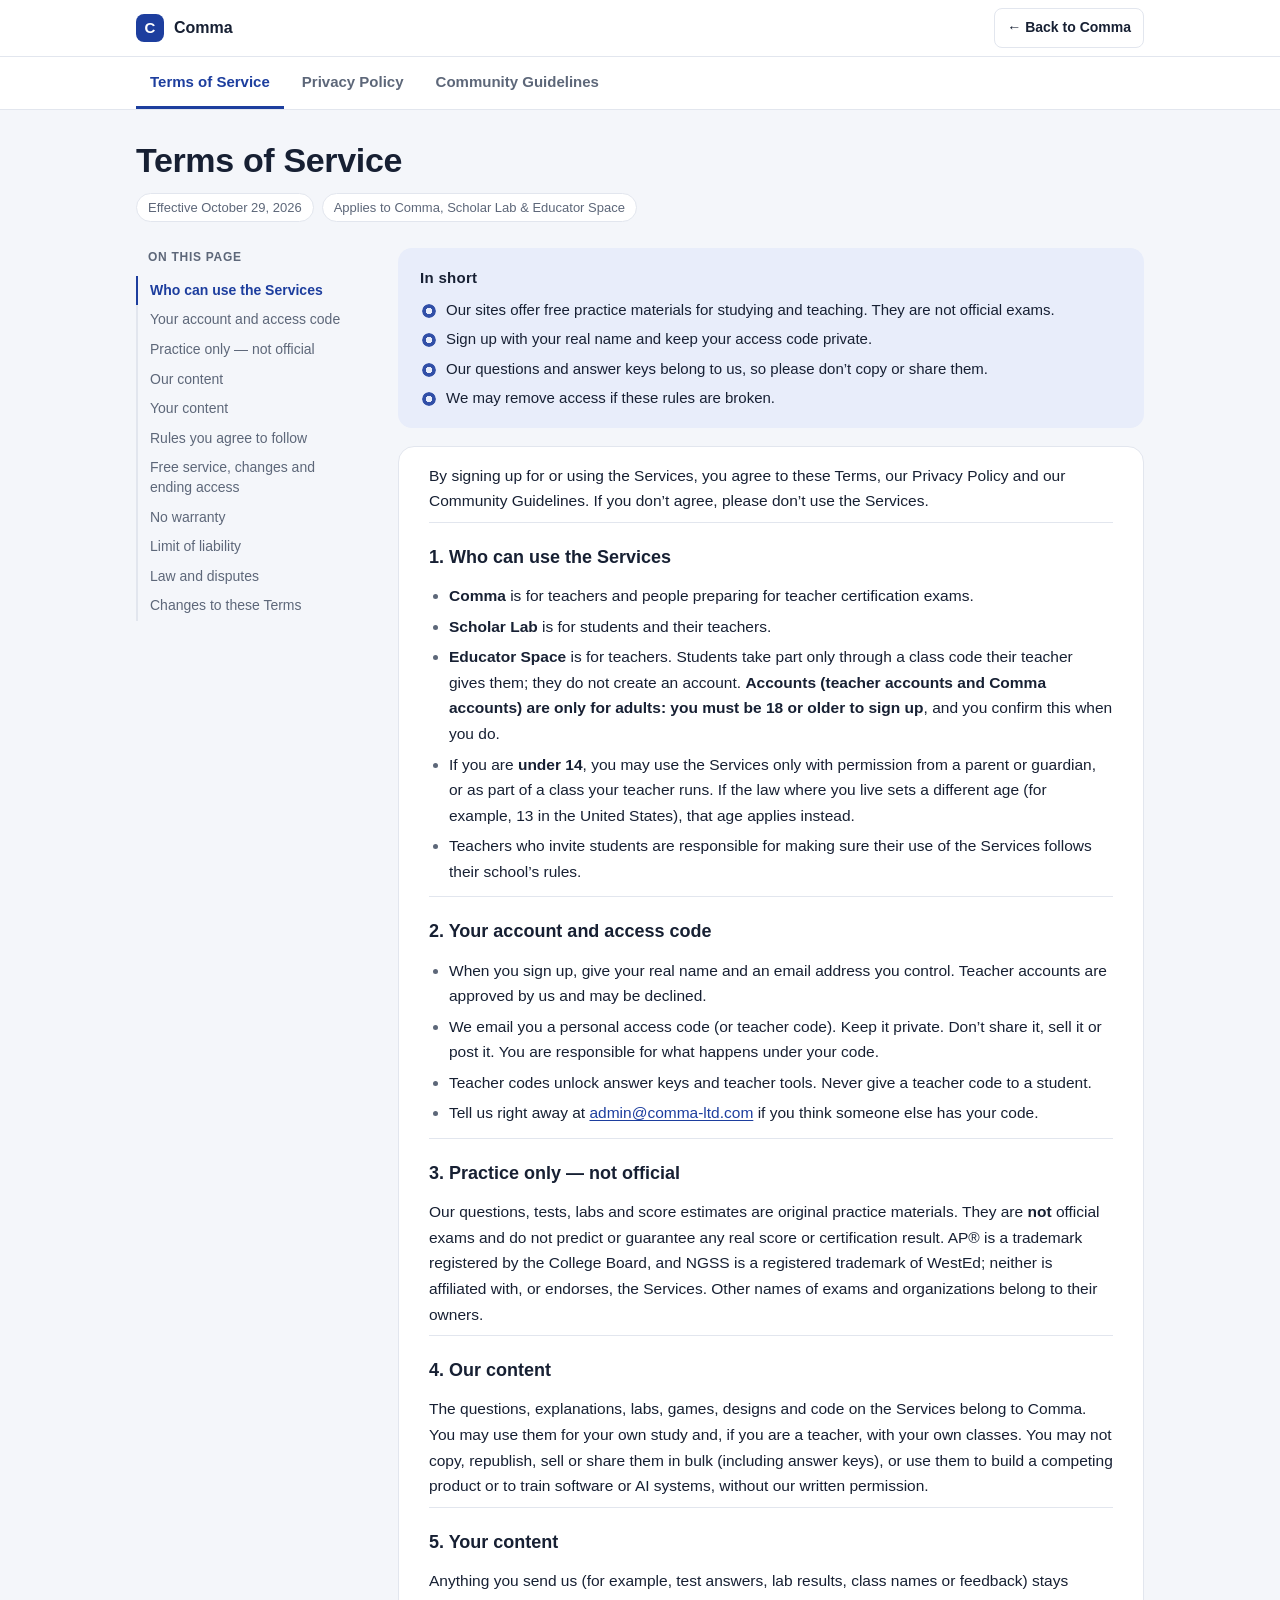
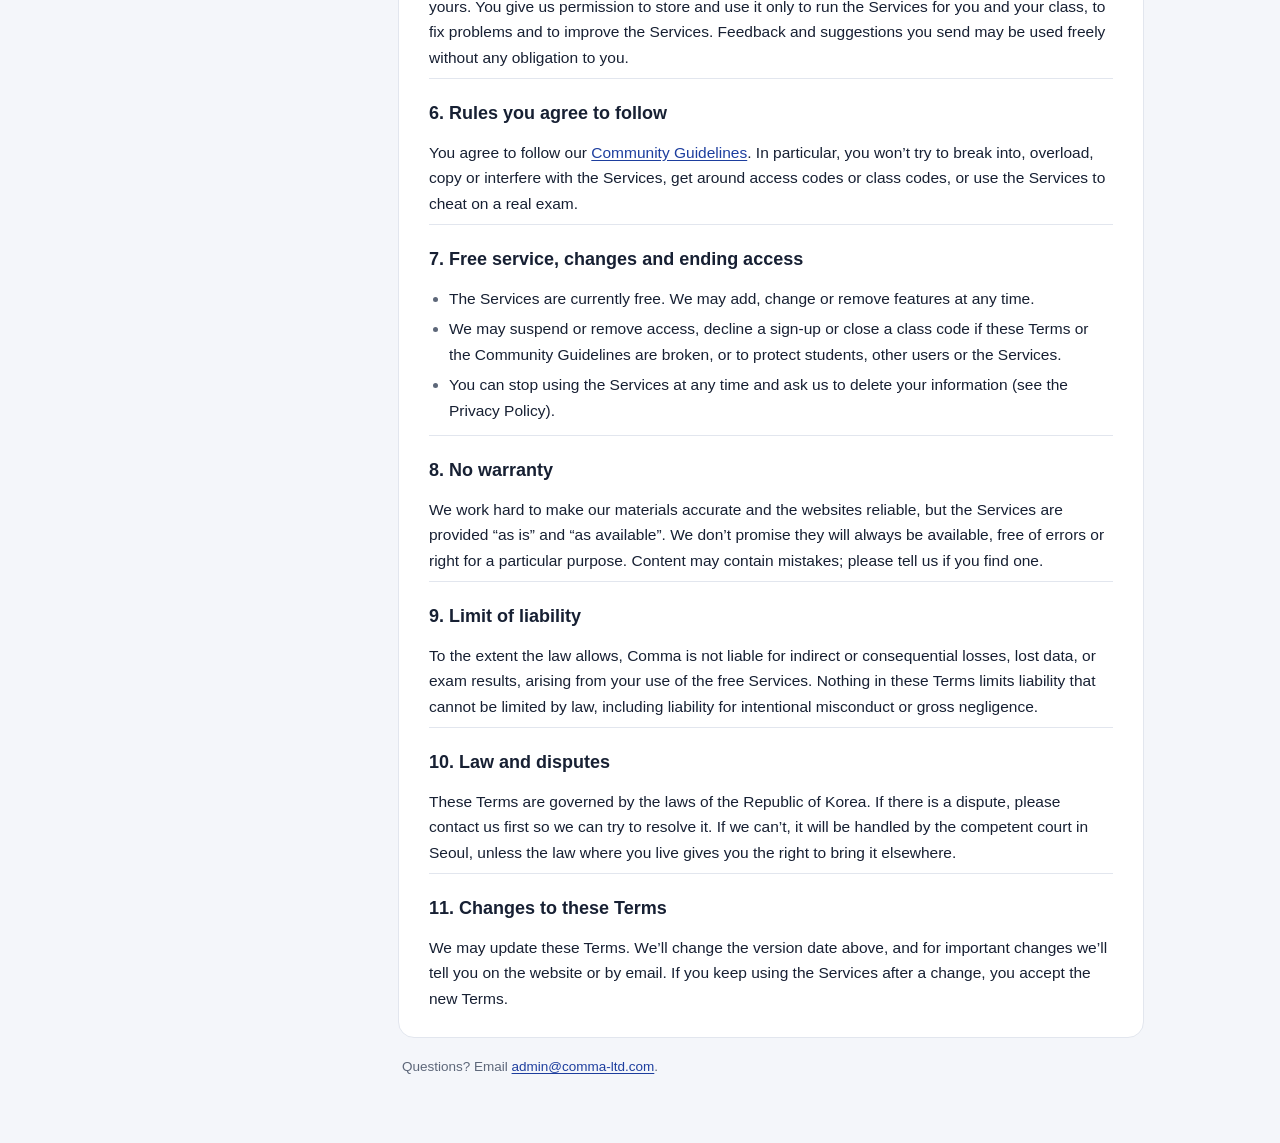
<file: legal.html>
<!doctype html>
<html lang="en">
<head>
<meta charset="utf-8">
<meta name="viewport" content="width=device-width, initial-scale=1">
<title>Terms &amp; Privacy</title>
<meta name="description" content="Terms of Service, Privacy Policy and Community Guidelines for Comma, Scholar Lab and Educator Space.">
<style>
:root { --bg: #f4f6fa; --surface: #fff; --ink: #172033; --muted: #5d6779; --line: #e2e6ee; --sunk: #f0f3f8; --accent: #1d3e9e; --accent-soft: #e8edfa; }
@media (prefers-color-scheme: dark) { :root:not([data-theme="light"]) { --bg: #0f131a; --surface: #161b25; --ink: #e7ebf2; --muted: #9ba5b6; --line: #283041; --sunk: #1b2130; --accent: #93b1ff; --accent-soft: #1e2a47; } }
:root[data-theme="dark"] { --bg: #0f131a; --surface: #161b25; --ink: #e7ebf2; --muted: #9ba5b6; --line: #283041; --sunk: #1b2130; --accent: #93b1ff; --accent-soft: #1e2a47; }
* { box-sizing: border-box; }
html { scroll-padding-top: 132px; }
body { margin: 0; background: var(--bg); color: var(--ink); font: 16px/1.65 -apple-system, BlinkMacSystemFont, "Segoe UI", Roboto, "Apple SD Gothic Neo", "Noto Sans KR", sans-serif; -webkit-text-size-adjust: 100%; }
a { color: var(--accent); text-underline-offset: 2px; }
.wrap { max-width: 1040px; margin: 0 auto; padding: 0 16px; }

/* top bar */
.bar { position: sticky; top: 0; z-index: 5; background: var(--surface); border-bottom: 1px solid var(--line); }
.bar .wrap { display: flex; align-items: center; gap: 12px; min-height: 56px; }
.brand { display: flex; align-items: center; gap: 10px; font-weight: 700; font-size: 16px; color: var(--ink); text-decoration: none; margin-right: auto; min-width: 0; }
.mark { width: 28px; height: 28px; border-radius: 8px; background: var(--accent); color: var(--surface); display: grid; place-items: center; font-size: 15px; font-weight: 800; flex: none; }
.back { font-size: 14px; font-weight: 600; text-decoration: none; white-space: nowrap; padding: 7px 12px; border-radius: 8px; border: 1px solid var(--line); color: var(--ink); }
.back:hover { border-color: var(--accent); color: var(--accent); }

/* tabs */
.tabs { background: var(--surface); border-bottom: 1px solid var(--line); position: sticky; top: 56px; z-index: 4; }
.tabs .wrap { display: flex; gap: 4px; overflow-x: auto; scrollbar-width: none; }
.tabs .wrap::-webkit-scrollbar { display: none; }
.tab { appearance: none; border: 0; background: none; font: inherit; font-size: 15px; font-weight: 600; color: var(--muted); padding: 13px 14px 11px; border-bottom: 3px solid transparent; cursor: pointer; white-space: nowrap; text-decoration: none; }
.tab:hover { color: var(--ink); }
.tab[aria-selected="true"] { color: var(--accent); border-bottom-color: var(--accent); }

/* page head */
.head { padding: 30px 0 6px; }
.head h1 { margin: 0; font-size: clamp(26px, 4vw, 34px); line-height: 1.2; letter-spacing: -.01em; }
.chips { display: flex; flex-wrap: wrap; gap: 8px; margin: 12px 0 0; }
.chip { font-size: 13px; color: var(--muted); background: var(--surface); border: 1px solid var(--line); border-radius: 999px; padding: 3px 11px; }

/* layout */
.doc { display: none; }
.doc.on { display: block; }
.grid { display: grid; grid-template-columns: 230px minmax(0, 1fr); gap: 32px; align-items: start; padding: 20px 0 64px; }
.toc { position: sticky; top: 132px; font-size: 14px; }
.toc b { display: block; font-size: 12px; letter-spacing: .06em; text-transform: uppercase; color: var(--muted); margin: 0 0 8px 12px; }
.toc ol { list-style: none; margin: 0; padding: 0; border-left: 2px solid var(--line); }
.toc a { display: block; padding: 5px 12px; margin-left: -2px; border-left: 2px solid transparent; color: var(--muted); text-decoration: none; line-height: 1.4; }
.toc a:hover { color: var(--ink); }
.toc a.cur { color: var(--accent); border-left-color: var(--accent); font-weight: 600; }

.card { background: var(--surface); border: 1px solid var(--line); border-radius: 16px; padding: 8px 30px 18px; }
.short { background: var(--accent-soft); border-radius: 14px; padding: 18px 22px; margin: 0 0 18px; }
.short h2 { margin: 0 0 8px; font-size: 15px; letter-spacing: .02em; }
.short ul { margin: 0; padding: 0; list-style: none; display: grid; gap: 7px; }
.short li { position: relative; padding-left: 26px; font-size: 15px; line-height: 1.5; }
.short li::before { content: ""; position: absolute; left: 2px; top: 5px; width: 14px; height: 14px; border-radius: 50%; background: var(--accent); -webkit-mask: radial-gradient(circle, #000 0 3px, transparent 3.5px), linear-gradient(#000 0 0); -webkit-mask-composite: xor; mask-composite: exclude; opacity: .9; }
.card h3 { font-size: 18px; line-height: 1.35; margin: 0; padding: 22px 0 6px; border-top: 1px solid var(--line); }
.card h3:first-child { border-top: 0; }
.card p, .card li { font-size: 15.5px; }
.card p { margin: 8px 0; }
.card ul { padding-left: 20px; margin: 8px 0 12px; }
.card li { margin: 5px 0; }
.card li::marker { color: var(--muted); }
.ko { margin: 6px 0 18px; padding: 12px 16px; border: 1px solid var(--line); border-radius: 12px; }
.ko ul { margin: 6px 0 0; }
.tw { overflow-x: auto; margin: 12px 0 16px; border: 1px solid var(--line); border-radius: 12px; }
table { width: 100%; border-collapse: collapse; font-size: 14.5px; min-width: 560px; }
th, td { text-align: left; vertical-align: top; padding: 10px 14px; border-bottom: 1px solid var(--line); line-height: 1.5; }
tr:last-child td { border-bottom: 0; }
th { font-size: 12.5px; letter-spacing: .04em; text-transform: uppercase; color: var(--muted); background: var(--sunk); }
td:first-child { font-weight: 600; }
th:nth-child(1) { width: 24%; } th:nth-child(2) { width: 42%; }
.foot { color: var(--muted); font-size: 13.5px; margin: 18px 4px 0; }

.mtoc { display: none; }
@media (max-width: 860px) {
  .grid { grid-template-columns: minmax(0, 1fr); gap: 14px; padding-top: 14px; }
  .toc { display: none; }
  .mtoc { display: block; background: var(--surface); border: 1px solid var(--line); border-radius: 12px; padding: 0 16px; }
  .mtoc summary { cursor: pointer; font-weight: 600; font-size: 14.5px; padding: 12px 0; }
  .mtoc ol { margin: 0 0 12px; padding-left: 20px; font-size: 14.5px; }
  .mtoc li { margin: 4px 0; }
  .card { padding: 4px 18px 14px; }
  .short { padding: 16px 18px; }
  html { scroll-padding-top: 116px; }
  .mtoc { margin-bottom: 14px; }
  .tab { padding: 12px 10px 10px; font-size: 14.5px; }
  .tab .lg { display: none; }
  .back .lg { display: none; }
  .brand { font-size: 15px; }
}
@media print {
  .bar, .tabs, .toc, .mtoc { display: none !important; }
  .doc { display: block !important; page-break-before: always; }
  .grid { display: block; padding: 0; }
  .card, .short { border: 0; padding: 0; background: none; }
  body { background: #fff; color: #000; }
}
</style>
</head>
<body>
<header class="bar"><div class="wrap">
  <a class="brand" id="brand" href="/"><span class="mark" id="mark" aria-hidden="true">C</span><span id="brandName">Comma</span></a>
  <a class="back" id="back" href="/">← Back to site</a>
</div></header>
<nav class="tabs" aria-label="Documents"><div class="wrap" role="tablist">
  <a class="tab" role="tab" href="#terms" data-doc="terms">Terms<span class="lg"> of Service</span></a>
  <a class="tab" role="tab" href="#privacy" data-doc="privacy">Privacy<span class="lg"> Policy</span></a>
  <a class="tab" role="tab" href="#guidelines" data-doc="guidelines"><span class="lg">Community </span>Guidelines</a>
</div></nav>

<main class="wrap">
  <!-- TERMS -->
  <section class="doc" id="terms" aria-labelledby="h-terms">
    <div class="head"><h1 id="h-terms">Terms of Service</h1>
      <div class="chips"><span class="chip">Effective October 29, 2026</span><span class="chip">Applies to Comma, Scholar Lab &amp; Educator Space</span></div></div>
    <div class="grid">
      <aside class="toc" aria-label="On this page"></aside>
      <div>
        <details class="mtoc"><summary>On this page</summary></details>
        <div class="short"><h2>In short</h2><ul>
          <li>Our sites offer free practice materials for studying and teaching. They are not official exams.</li>
          <li>Sign up with your real name and keep your access code private.</li>
          <li>Our questions and answer keys belong to us, so please don’t copy or share them.</li>
          <li>We may remove access if these rules are broken.</li></ul></div>
        <article class="card"><p>By signing up for or using the Services, you agree to these Terms, our Privacy Policy and our Community Guidelines. If you don’t agree, please don’t use the Services.</p>

    <h3 id="terms-1">1. Who can use the Services</h3>
    <ul>
      <li><b>Comma</b> is for teachers and people preparing for teacher certification exams.</li>
      <li><b>Scholar Lab</b> is for students and their teachers.</li>
      <li><b>Educator Space</b> is for teachers. Students take part only through a class code their teacher gives them; they do not create an account. <b>Accounts (teacher accounts and Comma accounts) are only for adults: you must be 18 or older to sign up</b>, and you confirm this when you do.</li>
      <li>If you are <b>under 14</b>, you may use the Services only with permission from a parent or guardian, or as part of a class your teacher runs. If the law where you live sets a different age (for example, 13 in the United States), that age applies instead.</li>
      <li>Teachers who invite students are responsible for making sure their use of the Services follows their school’s rules.</li>
    </ul>

    <h3 id="terms-2">2. Your account and access code</h3>
    <ul>
      <li>When you sign up, give your real name and an email address you control. Teacher accounts are approved by us and may be declined.</li>
      <li>We email you a personal access code (or teacher code). Keep it private. Don’t share it, sell it or post it. You are responsible for what happens under your code.</li>
      <li>Teacher codes unlock answer keys and teacher tools. Never give a teacher code to a student.</li>
      <li>Tell us right away at <a href="mailto:admin@comma-ltd.com">admin@comma-ltd.com</a> if you think someone else has your code.</li>
    </ul>

    <h3 id="terms-3">3. Practice only — not official</h3>
    <p>Our questions, tests, labs and score estimates are original practice materials. They are <b>not</b> official exams and do not predict or guarantee any real score or certification result. AP® is a trademark registered by the College Board, and NGSS is a registered trademark of WestEd; neither is affiliated with, or endorses, the Services. Other names of exams and organizations belong to their owners.</p>

    <h3 id="terms-4">4. Our content</h3>
    <p>The questions, explanations, labs, games, designs and code on the Services belong to Comma. You may use them for your own study and, if you are a teacher, with your own classes. You may not copy, republish, sell or share them in bulk (including answer keys), or use them to build a competing product or to train software or AI systems, without our written permission.</p>

    <h3 id="terms-5">5. Your content</h3>
    <p>Anything you send us (for example, test answers, lab results, class names or feedback) stays yours. You give us permission to store and use it only to run the Services for you and your class, to fix problems and to improve the Services. Feedback and suggestions you send may be used freely without any obligation to you.</p>

    <h3 id="terms-6">6. Rules you agree to follow</h3>
    <p>You agree to follow our <a href="#guidelines">Community Guidelines</a>. In particular, you won’t try to break into, overload, copy or interfere with the Services, get around access codes or class codes, or use the Services to cheat on a real exam.</p>

    <h3 id="terms-7">7. Free service, changes and ending access</h3>
    <ul>
      <li>The Services are currently free. We may add, change or remove features at any time.</li>
      <li>We may suspend or remove access, decline a sign-up or close a class code if these Terms or the Community Guidelines are broken, or to protect students, other users or the Services.</li>
      <li>You can stop using the Services at any time and ask us to delete your information (see the Privacy Policy).</li>
    </ul>

    <h3 id="terms-8">8. No warranty</h3>
    <p>We work hard to make our materials accurate and the websites reliable, but the Services are provided “as is” and “as available”. We don’t promise they will always be available, free of errors or right for a particular purpose. Content may contain mistakes; please tell us if you find one.</p>

    <h3 id="terms-9">9. Limit of liability</h3>
    <p>To the extent the law allows, Comma is not liable for indirect or consequential losses, lost data, or exam results, arising from your use of the free Services. Nothing in these Terms limits liability that cannot be limited by law, including liability for intentional misconduct or gross negligence.</p>

    <h3 id="terms-10">10. Law and disputes</h3>
    <p>These Terms are governed by the laws of the Republic of Korea. If there is a dispute, please contact us first so we can try to resolve it. If we can’t, it will be handled by the competent court in Seoul, unless the law where you live gives you the right to bring it elsewhere.</p>

    <h3 id="terms-11">11. Changes to these Terms</h3>
    <p>We may update these Terms. We’ll change the version date above, and for important changes we’ll tell you on the website or by email. If you keep using the Services after a change, you accept the new Terms.</p></article>
        <p class="foot">Questions? Email <a href="mailto:admin@comma-ltd.com">admin@comma-ltd.com</a>.</p>
      </div>
    </div>
  </section>

  <!-- PRIVACY -->
  <section class="doc" id="privacy" aria-labelledby="h-privacy">
    <div class="head"><h1 id="h-privacy">Privacy Policy</h1>
      <div class="chips"><span class="chip">Effective November 10, 2026</span><span class="chip">Applies to Comma, Scholar Lab &amp; Educator Space</span></div></div>
    <div class="grid">
      <aside class="toc" aria-label="On this page"></aside>
      <div>
        <details class="mtoc"><summary>On this page</summary></details>
        <div class="short"><h2>In short</h2><ul>
          <li><b>Students:</b> we never ask for your name or email. You use a class code and a number from your teacher.</li>
          <li><b>Teachers:</b> we collect only your name, email and the details you choose to give us.</li>
          <li>No ads, no tracking and no analytics. We never sell your information.</li>
          <li>A few trusted service providers store information and run the websites for us (see section 3).</li>
          <li>Email us at any time to see, correct or delete your information.</li></ul></div>
        <article class="card"><h3 id="privacy-1">1. What we collect</h3>
    <div class="tw"><table>
      <tr><th>When</th><th>What</th><th>Why</th></tr>
      <tr><td>A teacher (or a Comma member) signs up</td><td>Name, email, and what you choose to add: school or organization, subject you teach. Whether you agreed to these rules and when.</td><td>To approve your sign-up, send your access code and keep a record of your agreement.</td></tr>
      <tr><td>You opt in to news</td><td>That you said yes, when, and the exact wording you agreed to.</td><td>To send product news. This is optional and you can unsubscribe anytime.</td></tr>
      <tr><td>A teacher makes a class code or test (Educator Space, Scholar Lab)</td><td>Teacher email, class name, which labs, games or tests are included, open/close dates.</td><td>To open and close class codes and tests.</td></tr>
      <tr><td>A student finishes a lab or game (Educator Space)</td><td>The class code, the <b>student number</b> the teacher gave them (for example 14), the lab, mistakes, quiz score, time taken, stars and topics to review. <b>No name or email.</b></td><td>So the student’s teacher can see the results. Only the teacher can tell who a number is.</td></tr>
      <tr><td>A student practices or takes a test (Scholar Lab)</td><td>Nothing is sent to us. Practice history stays in the student’s browser. Test results go from the student straight to their teacher (by the student’s own email, or the teacher’s own Google account), labelled with the student’s number.</td><td>So the teacher gets the results without us holding them.</td></tr>
      <tr><td>You use the website</td><td>Your progress, settings and sign-in are saved in your own browser (local storage) on your device.</td><td>So you stay signed in and keep your progress. This stays on your device; clearing your browser data removes it.</td></tr>
      <tr><td>Any visit</td><td>Technical information such as your IP address, which our hosting and font providers receive automatically.</td><td>To deliver the web pages. We don’t use it to identify or track you.</td></tr>
    </table></div>
    <p>We don’t ask for, and you shouldn’t send us, sensitive information such as ID numbers, health information or passwords for other services.</p>

    <h3 id="privacy-students">Students: where your data goes</h3>
    <div class="tw"><table>
      <tr><th>Question</th><th>Answer</th></tr>
      <tr><td>Do I need an account?</td><td>No. On Scholar Lab you type your teacher’s <b>class code</b>. On Educator Space you type the class code and your <b>student number</b>.</td></tr>
      <tr><td>Do you know my name or email?</td><td>No. We never ask for them. Please don’t type your name in any box.</td></tr>
      <tr><td>Where do my test results go?</td><td>Straight to your teacher, labelled “Student 14” (your number). Your teacher matches numbers to names on their own computer. We don’t keep Scholar Lab test results.</td></tr>
      <tr><td>Where do my lab and game results go? (Educator Space)</td><td>To your teacher’s results page, saved in our Google Sheet with only your number, the class code and your scores, until your teacher deletes them.</td></tr>
      <tr><td>What stays on my device?</td><td>Your practice history, settings and unfinished tests, in your browser. Clearing your browser data removes them.</td></tr>
      <tr><td>Who can see my results?</td><td>Only your teacher.</td></tr>
      <tr><td>I’m under 14. Is that OK?</td><td>Yes. We don’t collect your name, email or anything else that says who you are, so there’s no account for a parent to set up. If your school asks for permission to use websites in class, your teacher arranges it.</td></tr>
    </table></div>
    <div class="ko" lang="ko">
      <p><b>학생 안내 (한국어)</b></p>
      <ul>
        <li>계정이 필요 없습니다. 선생님이 주신 <b>학급 코드</b>와 <b>학생 번호</b>만 입력합니다.</li>
        <li>이름이나 이메일을 묻지 않으며, 어떤 칸에도 이름을 입력하지 마세요.</li>
        <li>시험 결과는 “Student 14”처럼 번호로만 선생님께 전달됩니다. 번호가 누구인지는 선생님만 알 수 있습니다.</li>
        <li>연습 기록은 내 기기의 브라우저에만 저장됩니다.</li>
        <li>Educator Space 실험 결과는 번호·학급 코드·점수만 Google 시트에 저장되며, 선생님이 삭제할 때까지 보관됩니다.</li>
        <li>문의: <a href="mailto:admin@comma-ltd.com">admin@comma-ltd.com</a></li>
      </ul>
    </div>

    <h3 id="privacy-2">2. How we use it</h3>
    <ul>
      <li>To approve teacher sign-ups, send access codes and monthly code updates, and check whether access is still active.</li>
      <li>To open and close class codes, and to show teachers the (numbered) results of their own classes.</li>
      <li>To answer your questions, keep the Services safe and fix problems.</li>
      <li>To send product news, only if you opted in.</li>
    </ul>
    <p>We never sell or rent your information, and we don’t use it for advertising.</p>

    <h3 id="privacy-3">3. Who we share it with</h3>
    <p>We use two service providers that process information on our behalf:</p>
    <ul>
      <li><b>Google LLC</b> (United States) stores teacher sign-ups, class codes and Educator Space results, sends our emails and provides fonts.</li>
      <li><b>GitHub, Inc.</b> (United States) hosts the websites.</li>
    </ul>
    <p>These providers may store information on servers outside your country, including in the United States. Apart from them, we share information only with a student’s own teacher (for that teacher’s class results), when the law requires it, or to protect someone’s safety.</p>

    <h3 id="privacy-4">4. How long we keep it</h3>
    <p>We keep teacher sign-up information while the account is active. Class codes are kept while they are in use. Educator Space results (student number and scores only) are kept for the teacher who owns the class code until the teacher deletes them, or we delete them when asked. If you ask us to delete your information, we’ll do so within 30 days, except for a short record we may need to keep to respect your request (for example, so a removed email stays blocked) or to meet a legal obligation.</p>

    <h3 id="privacy-5">5. Children and students</h3>
    <p>Students under 14 should use the Services only with a parent’s or guardian’s permission, or through their teacher. Students don’t create accounts on Scholar Lab or Educator Space and are never asked for a name or email: they use a class code and a number from their teacher. Teachers who use the Services with students are responsible for having any permission their school or local law requires. If a parent believes their child gave us information without permission, email us and we’ll delete it.</p>

    <h3 id="privacy-6">6. Your choices and rights</h3>
    <ul>
      <li><b>See, correct or delete</b> your information: email <a href="mailto:admin@comma-ltd.com">admin@comma-ltd.com</a> from the address you signed up with.</li>
      <li><b>Unsubscribe</b> from product news using the link in any email, or by emailing us. You’ll still receive your access codes.</li>
      <li><b>Withdraw your agreement</b> at any time by asking us to delete your account; you won’t be able to use the parts of the Services that need a code after that.</li>
      <li>Depending on where you live (for example, Korea, the EU, the UK or California), you may have further rights under local privacy law. We’ll respond to any such request within the time the law requires.</li>
    </ul>

    <h3 id="privacy-7">7. Security</h3>
    <p>Information is stored in access-controlled Google accounts, and the websites are served over secure connections (HTTPS). No system is perfectly secure; if we learn of a breach that affects you, we’ll tell you as the law requires.</p>

    <h3 id="privacy-8">8. Contact and changes</h3>
    <p>The person responsible for privacy is the Comma administrator, reachable at <a href="mailto:admin@comma-ltd.com">admin@comma-ltd.com</a>. We may update this policy; we’ll change the version date above and tell you about important changes.</p></article>
        <p class="foot">Questions? Email <a href="mailto:admin@comma-ltd.com">admin@comma-ltd.com</a>.</p>
      </div>
    </div>
  </section>

  <!-- GUIDELINES -->
  <section class="doc" id="guidelines" aria-labelledby="h-guidelines">
    <div class="head"><h1 id="h-guidelines">Community Guidelines</h1>
      <div class="chips"><span class="chip">Effective October 29, 2026</span><span class="chip">Applies to Comma, Scholar Lab &amp; Educator Space</span></div></div>
    <div class="grid">
      <aside class="toc" aria-label="On this page"></aside>
      <div>
        <details class="mtoc"><summary>On this page</summary></details>
        <div class="short"><h2>In short</h2><ul>
          <li>Be honest. Use your own name, and use practice to learn, never to cheat.</li>
          <li>Keep access codes, teacher codes and answer keys private.</li>
          <li>Be kind to others and protect students’ information.</li>
          <li>Don’t try to break, copy or get around the websites.</li></ul></div>
        <article class="card"><p>Comma, Scholar Lab and Educator Space are places to learn and teach. These guidelines keep them fair, safe and useful for everyone.</p>

    <h3 id="guidelines-1">Be honest</h3>
    <ul>
      <li>Sign up with your real name and your own email address. Don’t pretend to be someone else, and don’t ask for a teacher account unless you are a teacher.</li>
      <li>Use practice materials to learn. Don’t use them to cheat on a real test, quiz or exam, and don’t submit work that isn’t your own.</li>
    </ul>

    <h3 id="guidelines-2">Keep codes and answers private</h3>
    <ul>
      <li>Your access code is just for you. Don’t share, post or sell it.</li>
      <li>Teachers: don’t share teacher codes or answer keys with students, and share class codes only with your own students.</li>
      <li>Students: don’t share test answers or class codes outside your class.</li>
    </ul>

    <h3 id="guidelines-3">Respect others</h3>
    <ul>
      <li>Be kind in anything you type that others may see, including names and class names. No bullying, harassment, hate, threats or inappropriate language.</li>
      <li>Only enter your own name when sending results. Never enter another person’s name or email as a joke or to get them in trouble.</li>
      <li>Teachers: protect your students’ information and use their results only to support their learning.</li>
    </ul>

    <h3 id="guidelines-4">Respect the Services</h3>
    <ul>
      <li>Don’t try to hack, overload, scrape or copy the websites or their question banks, or get around codes, sign-up approval or closed tests.</li>
      <li>Don’t send spam, fake sign-ups or automated requests.</li>
      <li>Don’t copy or republish our questions and explanations elsewhere.</li>
    </ul>

    <h3 id="guidelines-5">Speak up</h3>
    <p>If you see a mistake in a question, a problem on the website, or someone breaking these guidelines, email <a href="mailto:admin@comma-ltd.com">admin@comma-ltd.com</a>. We read every message.</p>

    <h3 id="guidelines-6">What happens if the guidelines are broken</h3>
    <p>Depending on what happened, we may give a warning, close a class code, reset or remove a code, or block an email address from the Services.</p></article>
        <p class="foot">Questions? Email <a href="mailto:admin@comma-ltd.com">admin@comma-ltd.com</a>.</p>
      </div>
    </div>
  </section>
</main>

<script>
(() => {
  /* brand the page for whichever site it is served from */
  const host = location.hostname.replace(/^www\./, '');
  const SITE = /scholarlab/.test(host) ? { name: 'Scholar Lab', mark: 'S', accent: '#14306b', dark: '#9db8ff', soft: '#e7ecf7', url: 'https://scholarlab.net' }
    : /educator-space/.test(host) ? { name: 'Educator Space', mark: 'E', accent: '#1a73d9', dark: '#7fb6ff', soft: '#e6f0fc', url: 'https://educator-space.com' }
    : { name: 'Comma', mark: 'C', accent: '#1d3e9e', dark: '#93b1ff', soft: '#e8edfa', url: 'https://www.comma-ltd.com' };
  const dark = matchMedia('(prefers-color-scheme: dark)').matches && document.documentElement.dataset.theme !== 'light';
  if (!dark) { document.documentElement.style.setProperty('--accent', SITE.accent); document.documentElement.style.setProperty('--accent-soft', SITE.soft); }
  else document.documentElement.style.setProperty('--accent', SITE.dark);
  document.getElementById('brandName').textContent = SITE.name; document.getElementById('mark').textContent = SITE.mark;
  document.getElementById('back').innerHTML = '← Back<span class="lg"> to ' + SITE.name + '</span>';
  const home = /^(localhost|127\.|file)/.test(host) || !host ? SITE.url : '/';
  document.getElementById('brand').href = home; document.getElementById('back').href = home;

  /* contents lists */
  const docs = [...document.querySelectorAll('.doc')];
  docs.forEach(d => {
    const hs = [...d.querySelectorAll('.card h3')];
    const items = hs.map(h => `<li><a href="#${h.id}" data-h="${h.id}">${h.textContent.replace(/^\d+\.\s*/, '')}</a></li>`).join('');
    d.querySelector('.toc').innerHTML = '<b>On this page</b><ol>' + items + '</ol>';
    d.querySelector('.mtoc').insertAdjacentHTML('beforeend', '<ol>' + items + '</ol>');
  });
  document.querySelectorAll('.mtoc a').forEach(a => a.addEventListener('click', () => a.closest('details').open = false));

  /* tabs: #terms, #privacy, #guidelines (or a section inside one, like #privacy-3) */
  const tabs = [...document.querySelectorAll('.tab')];
  let cur = null;
  function show(fromHash) {
    const h = decodeURIComponent(location.hash.slice(1)), key = (h.split('-')[0]) || 'terms';
    const doc = docs.find(d => d.id === key) || docs[0];
    if (doc !== cur) {
      docs.forEach(d => d.classList.toggle('on', d === doc));
      tabs.forEach(t => t.setAttribute('aria-selected', String(t.dataset.doc === doc.id)));
      document.title = doc.querySelector('h1').textContent + ' · ' + SITE.name;
      cur = doc;
    }
    const sec = h && h !== doc.id && document.getElementById(h);
    if (sec) sec.scrollIntoView(); else if (fromHash) window.scrollTo(0, 0);
    spy();
  }
  /* highlight the section being read */
  function spy() {
    if (!cur) return; const hs = [...cur.querySelectorAll('.card h3')]; let on = hs[0];
    for (const h of hs) if (h.getBoundingClientRect().top < 170) on = h;
    cur.querySelectorAll('.toc a').forEach(a => a.classList.toggle('cur', on && a.dataset.h === on.id));
  }
  addEventListener('hashchange', () => show(true));
  addEventListener('scroll', spy, { passive: true });
  show(false);
})();
</script>
</body>
</html>
</file>
<file: games/arcade/arcade.css>
:root {
  --bg: #070d24; --bg2: #0b1536; --ink: #e8efff; --muted: #93a3cc; --line: rgba(140, 170, 255, .22);
  --pix: 'Press Start 2P', ui-monospace, monospace; --sans: 'Atkinson Hyperlegible', system-ui, -apple-system, 'Segoe UI', sans-serif;
  --c-quest: #39a0ff; --c-rush: #b46bff; --c-def: #28e0d0; --c-mito: #c77dff; --c-gene: #6d8cff; --c-enz: #4be37a;
}
* { box-sizing: border-box; }
html, body { margin: 0; min-height: 100%; }
body { font-family: var(--sans); color: var(--ink); background: radial-gradient(1200px 600px at 50% -10%, #17286a 0%, transparent 60%), radial-gradient(700px 500px at 100% 100%, #2a1058 0%, transparent 60%), var(--bg); line-height: 1.5; overflow-x: hidden; }
button { font: inherit; color: inherit; }
header.top { position: sticky; top: 0; z-index: 30; display: flex; align-items: center; gap: 14px; padding: 12px 20px; background: rgba(7, 13, 36, .85); backdrop-filter: blur(8px); border-bottom: 1px solid var(--line); }
.logo { white-space: nowrap; display: flex; align-items: center; gap: 10px; background: none; border: 0; cursor: pointer; padding: 0; font-weight: 700; font-size: 1.05rem; color: #fff; }
.logo svg { width: 30px; height: 30px; }
.logo .bw { font-weight: 800; letter-spacing: -.015em; color: #fff; }
.logo .bw span { color: #4fb3ff; }
@media (max-width: 640px) { .logo .bw, .logo .sep { display: none; } }
.logo .sep { width: 1px; height: 22px; background: var(--line); }
.top .tagline { font: 12px var(--pix); letter-spacing: .12em; color: #cfe0ff; text-shadow: 0 0 10px rgba(120, 180, 255, .7); margin: 0 auto; white-space: nowrap; }
.top .tagline i { font-style: normal; color: #8fd0ff; }
.top .chipx { display: inline-flex; align-items: center; gap: 7px; padding: 6px 12px; border-radius: 999px; border: 1px solid var(--line); color: var(--muted); font-size: .82rem; white-space: nowrap; }
.top .chipx svg { width: 16px; height: 16px; }
.top .back { display: none; }
body.ingame .top .back { display: inline-flex; }
body.ingame .top .tagline { display: none; }
.btn { display: inline-flex; align-items: center; justify-content: center; gap: 8px; padding: 10px 18px; border-radius: 12px; border: 1px solid var(--line); background: rgba(255, 255, 255, .05); font-weight: 700; cursor: pointer; transition: transform .08s, border-color .15s, background .15s; }
.btn:hover { border-color: #8fd0ff; background: rgba(255, 255, 255, .09); }
.btn:active { transform: translateY(1px); }
.btn.primary { background: linear-gradient(180deg, #4fb4ff, #2a7cf0); border-color: transparent; color: #fff; box-shadow: 0 0 18px rgba(79, 180, 255, .45); }
.btn.sm { padding: 6px 12px; font-size: .86rem; border-radius: 10px; }
.btn svg { width: 16px; height: 16px; }
main { max-width: 1320px; margin: 0 auto; padding: 24px 18px 40px; }
/* hub */
.grid { display: grid; grid-template-columns: repeat(3, minmax(0, 1fr)); gap: 22px; }
@media (max-width: 1000px) { .grid { grid-template-columns: repeat(2, minmax(0, 1fr)); } .top .tagline { display: none; } }
@media (max-width: 640px) { .grid { grid-template-columns: minmax(0, 1fr); } .top .chipx { display: none; } }
.tile { --c: #39a0ff; position: relative; display: grid; grid-template-rows: auto 1fr; text-align: left; padding: 0; border-radius: 18px; overflow: hidden; cursor: pointer; background: linear-gradient(180deg, rgba(255, 255, 255, .05), rgba(255, 255, 255, .01)), var(--bg2); border: 2px solid color-mix(in srgb, var(--c) 75%, transparent); box-shadow: 0 0 0 1px rgba(0, 0, 0, .4) inset, 0 0 22px color-mix(in srgb, var(--c) 40%, transparent), 0 0 2px var(--c) inset; transition: transform .15s, box-shadow .15s; }
.tile:hover, .tile:focus-visible { transform: translateY(-3px); box-shadow: 0 0 0 1px rgba(0, 0, 0, .4) inset, 0 0 36px color-mix(in srgb, var(--c) 65%, transparent), 0 0 2px var(--c) inset; outline: none; }
.tile .th { display: flex; align-items: center; gap: 12px; padding: 14px 16px 12px; background: linear-gradient(90deg, color-mix(in srgb, var(--c) 20%, transparent), transparent); }
.tile .ti { flex: none; width: 42px; height: 42px; border-radius: 50%; display: grid; place-items: center; border: 2px solid var(--c); color: var(--c); background: rgba(0, 0, 0, .3); box-shadow: 0 0 12px color-mix(in srgb, var(--c) 60%, transparent); }
.tile .ti svg { width: 22px; height: 22px; }
.tile h2 { margin: 0; font-size: 1.12rem; color: #fff; }
.tile .sub { font-size: .84rem; color: var(--muted); }
.tile canvas { display: block; width: 100%; aspect-ratio: 16 / 9; background: #050a1c; }
.tile .best { position: absolute; top: 64px; right: 10px; font: 9px var(--pix); line-height: 1.6; padding: 6px 8px; border-radius: 8px; background: rgba(5, 10, 28, .85); border: 1px solid var(--line); text-align: center; }
.tile .best b { display: block; font-size: 12px; color: #fff; }
.tile .topic { position: absolute; left: 10px; bottom: 10px; font-size: .74rem; font-weight: 700; padding: 3px 9px; border-radius: 999px; background: rgba(5, 10, 28, .8); color: var(--c); border: 1px solid color-mix(in srgb, var(--c) 50%, transparent); }
.foot { margin-top: 26px; text-align: center; font: 10px var(--pix); letter-spacing: .25em; color: #6f80b0; }
/* game screen */
.stage { position: relative; width: 100%; max-width: 1280px; margin: 0 auto; aspect-ratio: 16 / 9; max-height: calc(100vh - 150px); border-radius: 16px; overflow: hidden; border: 2px solid var(--c, #39a0ff); box-shadow: 0 0 30px color-mix(in srgb, var(--c, #39a0ff) 45%, transparent); background: #050a1c; touch-action: none; user-select: none; -webkit-user-select: none; }
.stage canvas { position: absolute; inset: 0; width: 100%; height: 100%; display: block; }
:fullscreen .stage { max-height: calc(100vh - 80px); }
.under { display: flex; justify-content: space-between; gap: 12px; flex-wrap: wrap; align-items: center; max-width: 1280px; margin: 12px auto 0; color: var(--muted); font-size: .9rem; }
.keys kbd { font: 11px var(--pix); padding: 3px 6px; border-radius: 6px; border: 1px solid var(--line); color: #cfe0ff; background: rgba(255, 255, 255, .05); }
/* overlay cards (title, quiz, game over) */
.ov { position: absolute; inset: 0; display: grid; place-items: center; background: rgba(4, 8, 22, .72); backdrop-filter: blur(2px); z-index: 5; padding: 12px; }
.ov[hidden] { display: none; }
.card { width: min(620px, 100%); max-height: 100%; overflow: auto; padding: 22px 24px; border-radius: 16px; background: linear-gradient(180deg, #111d48, #0a1333); border: 2px solid var(--c, #39a0ff); box-shadow: 0 0 26px color-mix(in srgb, var(--c, #39a0ff) 45%, transparent); }
.card h3 { margin: 0 0 6px; font: 18px/1.4 var(--pix); color: #fff; text-shadow: 0 0 12px var(--c, #39a0ff); }
.card .eyebrow { font: 9px var(--pix); letter-spacing: .14em; color: var(--c, #39a0ff); }
.card p { margin: 8px 0; }
.card ul { margin: 8px 0 14px; padding-left: 20px; }
.card li { margin: 4px 0; }
.card .row { display: flex; gap: 10px; flex-wrap: wrap; margin-top: 14px; }
.card .big { font: 26px var(--pix); color: #fff; margin: 10px 0; }
.opts { display: grid; gap: 8px; margin-top: 12px; }
.opts button { text-align: left; padding: 11px 14px; border-radius: 11px; border: 1px solid var(--line); background: rgba(255, 255, 255, .05); cursor: pointer; font-weight: 700; }
.opts button:hover, .opts button:focus-visible { border-color: var(--c, #39a0ff); background: rgba(255, 255, 255, .1); outline: none; }
.opts button.right { border-color: #4be37a; background: rgba(75, 227, 122, .18); }
.opts button.wrong { border-color: #ff5d7a; background: rgba(255, 93, 122, .16); }
.opts button kbd { font: 10px var(--pix); margin-right: 8px; color: var(--muted); }
.why { margin-top: 10px; padding: 10px 12px; border-radius: 10px; background: rgba(255, 255, 255, .06); font-size: .94rem; }
.why b { color: #fff; }
/* touch controls */
.pad { position: absolute; inset: auto 0 0 0; display: none; justify-content: space-between; align-items: flex-end; padding: 12px; pointer-events: none; z-index: 4; }
.pad.on { display: flex; }
.pad .grp { display: flex; gap: 10px; pointer-events: auto; }
.pad button { width: 62px; height: 62px; border-radius: 50%; border: 2px solid rgba(255, 255, 255, .35); background: rgba(255, 255, 255, .1); font: 12px var(--pix); color: #fff; touch-action: none; }
.pad button.act { border-color: var(--c, #39a0ff); background: color-mix(in srgb, var(--c, #39a0ff) 30%, transparent); }
.toast { position: absolute; left: 50%; top: 15%; transform: translateX(-50%); z-index: 6; max-width: 80%; padding: 8px 14px; border-radius: 10px; background: rgba(5, 10, 28, .92); border: 1px solid var(--c, #39a0ff); font-size: .95rem; text-align: center; pointer-events: none; transition: opacity .3s; }
.toast[hidden] { display: block; opacity: 0; }
@media (prefers-reduced-motion: reduce) { .tile, .btn { transition: none; } }
/* inside an Educator Space game page: that page has its own menu, so the arcade stays on the one game */
.embed #backBtn, .embed #hubBtn { display: none; }
.embed .logo { pointer-events: none; }
/* small screens: compact header, and the cards float over the whole screen so they are never cut off */
.btn, .chipx { white-space: nowrap; }
@media (max-width: 900px) { .top .chipx { display: none; } header.top { gap: 8px; padding: 8px 12px; } main { padding: 12px 10px 24px; } }
@media (max-width: 700px), (max-height: 500px) {
  .ov { position: fixed; z-index: 50; padding: 10px; }
  .card { max-height: calc(100vh - 20px); padding: 16px 18px; }
  .card h3 { font-size: 15px; }
  .stage { border-radius: 10px; max-height: calc(100vh - 110px); }
  .under .keys { display: none; }
}
.rotate { display: none; }
@media (max-width: 700px) and (orientation: portrait) { .rotate { display: block; margin: 10px auto 0; text-align: center; color: var(--muted); font-size: .9rem; } }

/* hub: banner, subject filters, progress panel */
.hubwrap { display: grid; grid-template-columns: minmax(0, 1fr) 270px; gap: 22px; align-items: start; }
@media (max-width: 1100px) { .hubwrap { grid-template-columns: minmax(0, 1fr); } }
.banner { position: relative; overflow: hidden; padding: 28px 30px; border-radius: 20px; margin-bottom: 16px; border: 1px solid var(--line); background: radial-gradient(500px 220px at 85% 30%, rgba(120, 90, 255, .45), transparent 70%), radial-gradient(400px 200px at 10% 120%, rgba(40, 160, 255, .35), transparent 70%), linear-gradient(120deg, #101c4d, #1b0f4f); }
.banner::after { content: ""; position: absolute; right: 40px; top: -30px; width: 150px; height: 220px; opacity: .55; background: repeating-linear-gradient(170deg, transparent 0 12px, rgba(255, 120, 220, .7) 12px 15px, transparent 15px 26px, rgba(90, 200, 255, .7) 26px 29px); transform: rotate(18deg); border-radius: 40px; }
.banner h1 { margin: 0; font-size: clamp(1.6rem, 3vw, 2.3rem); color: #fff; }
.banner h1 em { font-style: normal; background: linear-gradient(90deg, #7fd0ff, #b98cff); -webkit-background-clip: text; background-clip: text; color: transparent; }
.banner p { margin: 6px 0 0; color: #cdd8ff; font-weight: 700; }
.chips { display: flex; flex-wrap: wrap; gap: 8px; margin: 0 0 16px; }
.chips button { padding: 7px 14px; border-radius: 999px; border: 1px solid var(--line); background: rgba(255, 255, 255, .04); color: #cfdaff; font-weight: 700; cursor: pointer; }
.chips button[aria-selected="true"] { background: linear-gradient(180deg, #4f8cff, #2f62e0); border-color: transparent; color: #fff; }
.tile .diff { position: absolute; left: 10px; bottom: 10px; display: inline-flex; align-items: center; gap: 6px; font-size: .76rem; font-weight: 700; padding: 3px 9px; border-radius: 999px; background: rgba(5, 10, 28, .85); color: var(--d); }
.tile .diff i { width: 10px; height: 10px; border-radius: 2px; background: linear-gradient(90deg, var(--d) 33%, transparent 33% 40%, var(--d) 40% 66%, transparent 66% 73%, var(--d) 73%); }
.tile .topic { bottom: 38px; }
.tile .playb { position: absolute; right: 10px; bottom: 10px; padding: 5px 12px; border-radius: 9px; background: linear-gradient(180deg, #4fb4ff, #2a7cf0); color: #fff; font-weight: 700; font-size: .84rem; box-shadow: 0 0 12px rgba(79, 180, 255, .45); }
.prog { position: sticky; top: 80px; padding: 18px; border-radius: 18px; background: linear-gradient(180deg, #111d48, #0a1333); border: 1px solid var(--line); }
.prog h2 { display: flex; align-items: center; gap: 8px; margin: 0 0 12px; font-size: 1.02rem; }
.prog h2 svg { width: 18px; height: 18px; color: #7fd0ff; }
.prog .lvl { display: flex; justify-content: space-between; align-items: center; font-size: 1.15rem; }
.prog .star { width: 38px; height: 38px; border-radius: 50%; display: grid; place-items: center; background: radial-gradient(circle, #ffe066, #f2a900); color: #6a4100; font-size: 20px; box-shadow: 0 0 16px rgba(255, 210, 63, .6); }
.prog .bar { height: 10px; border-radius: 99px; background: rgba(255, 255, 255, .1); margin: 10px 0 4px; overflow: hidden; }
.prog .bar i { display: block; height: 100%; border-radius: 99px; background: linear-gradient(90deg, #4f8cff, #7fd0ff); }
.prog .small { color: var(--muted); font-size: .82rem; margin: 0; }
.prog h3 { display: flex; justify-content: space-between; align-items: baseline; margin: 16px 0 8px; font-size: .95rem; }
.badges { display: grid; grid-template-columns: repeat(4, 1fr); gap: 8px; }
.bdg { display: grid; justify-items: center; gap: 3px; text-align: center; opacity: .35; filter: grayscale(1); }
.bdg.on { opacity: 1; filter: none; }
.bdg i { font-style: normal; width: 40px; height: 40px; border-radius: 12px; display: grid; place-items: center; font-size: 20px; background: rgba(255, 255, 255, .08); border: 1px solid var(--line); }
.bdg.on i { background: radial-gradient(circle, rgba(255, 210, 63, .35), rgba(255, 255, 255, .06)); border-color: #ffd23f; }
.bdg small { font-size: .62rem; line-height: 1.2; color: #cfdaff; }
.prog .note { margin-top: 12px; }
.xpline { color: #7fd0ff; }
.newbadge { display: flex; align-items: center; gap: 8px; padding: 6px 10px; border-radius: 10px; background: rgba(255, 210, 63, .12); border: 1px solid rgba(255, 210, 63, .5); }
.newbadge span { font-size: 20px; }

/* card style (middle school page): picture on top, words and Play below */
.grid.v2 { grid-template-columns: repeat(auto-fill, minmax(230px, 1fr)); gap: 16px; }
.tile.v2 { grid-template-rows: auto 1fr; border-width: 1.5px; border-color: rgba(140, 170, 255, .35); box-shadow: 0 8px 24px rgba(0, 0, 0, .35); }
.tile.v2:hover, .tile.v2:focus-visible { border-color: var(--c); box-shadow: 0 0 0 1px var(--c), 0 10px 30px color-mix(in srgb, var(--c) 35%, transparent); }
.tile.v2 canvas { border-bottom: 1px solid rgba(140, 170, 255, .2); }
.tile.v2 .tb { padding: 10px 12px 12px; display: grid; gap: 4px; align-content: start; }
.tile.v2 h2 { font-size: 1.02rem; }
.tile.v2 p { margin: 0; font-size: .82rem; line-height: 1.35; color: var(--muted); }
.tile.v2 .tf { display: flex; justify-content: space-between; align-items: center; margin-top: 6px; }
.tile.v2 .diff, .tile.v2 .playb { position: static; }
.tile.v2 .best { top: 8px; }
.keep { margin-top: 14px; padding: 16px; border-radius: 14px; text-align: center; display: grid; gap: 2px; background: radial-gradient(120px 80px at 50% 20%, rgba(185, 140, 255, .45), transparent), linear-gradient(180deg, #2a1a6b, #1a1150); border: 1px solid rgba(185, 140, 255, .5); }
.keep span { font-size: 34px; }
.keep small { color: #cdbfff; }
</file>
